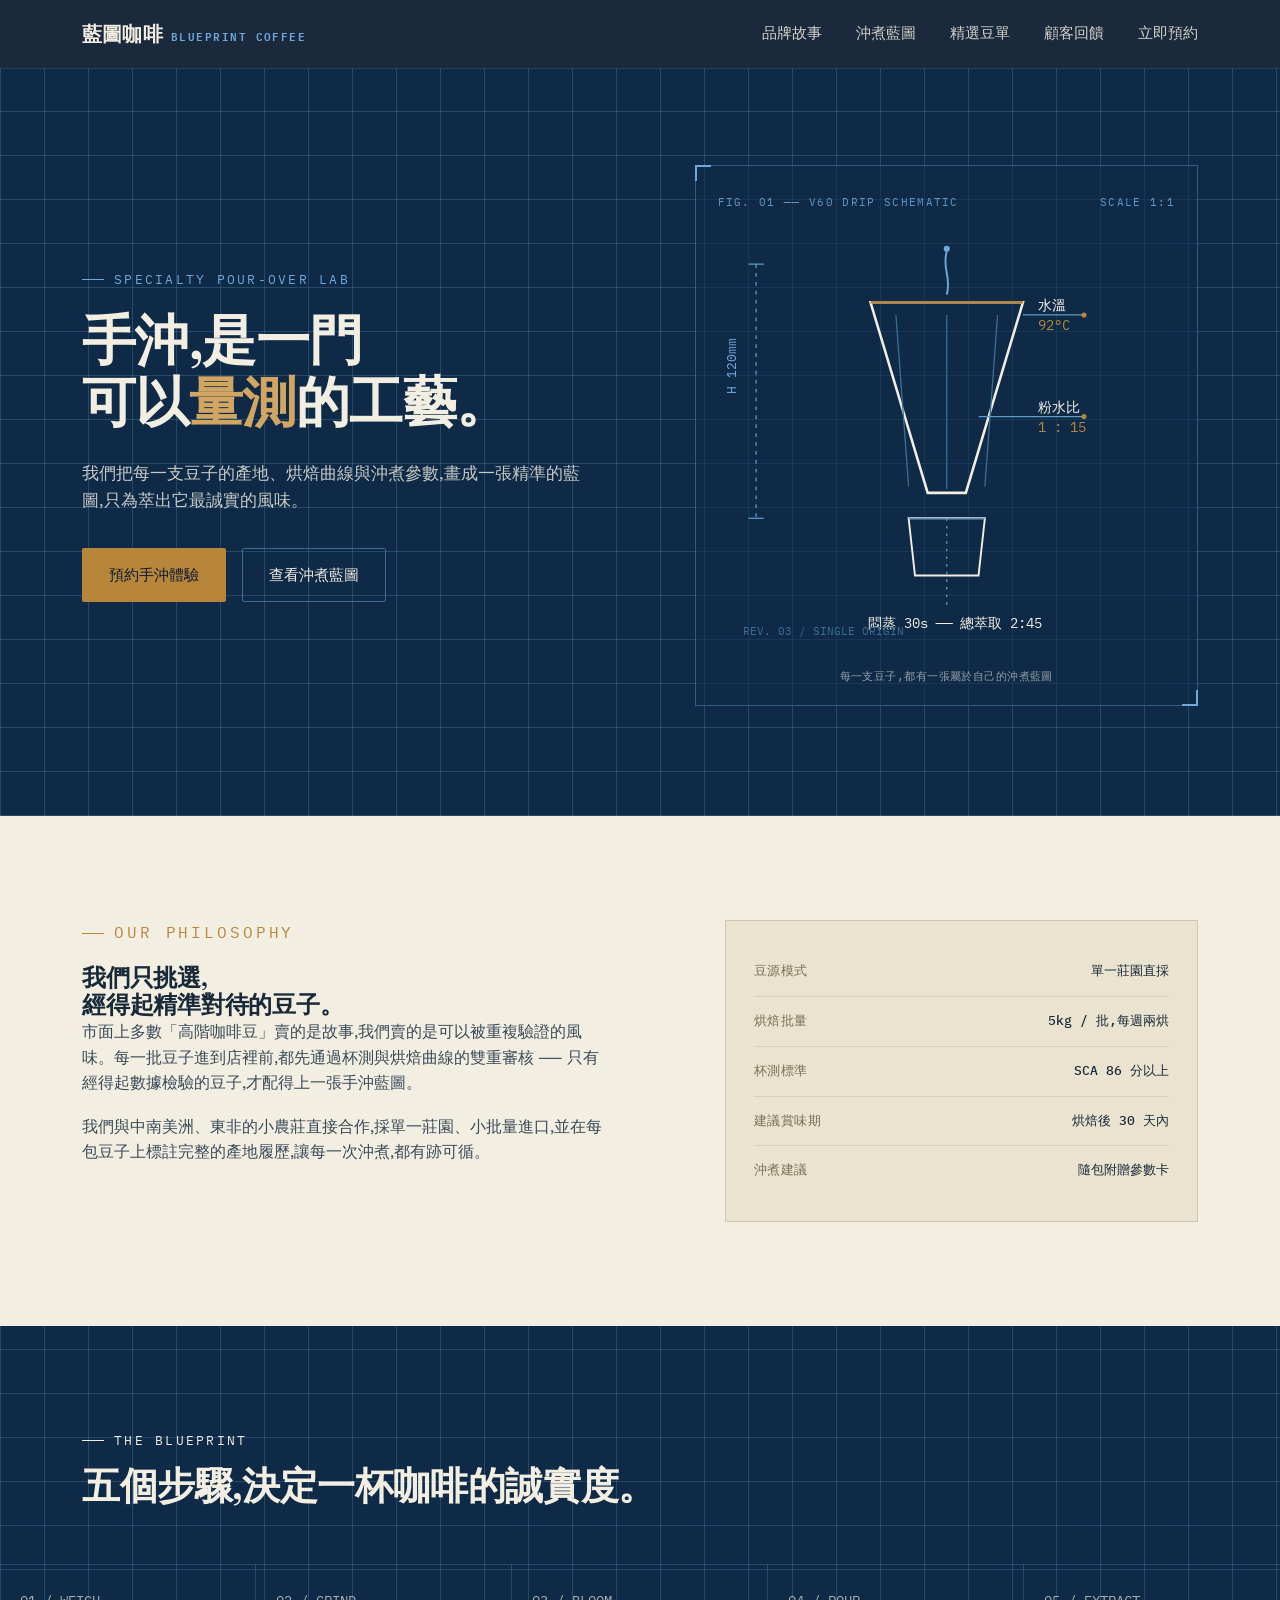
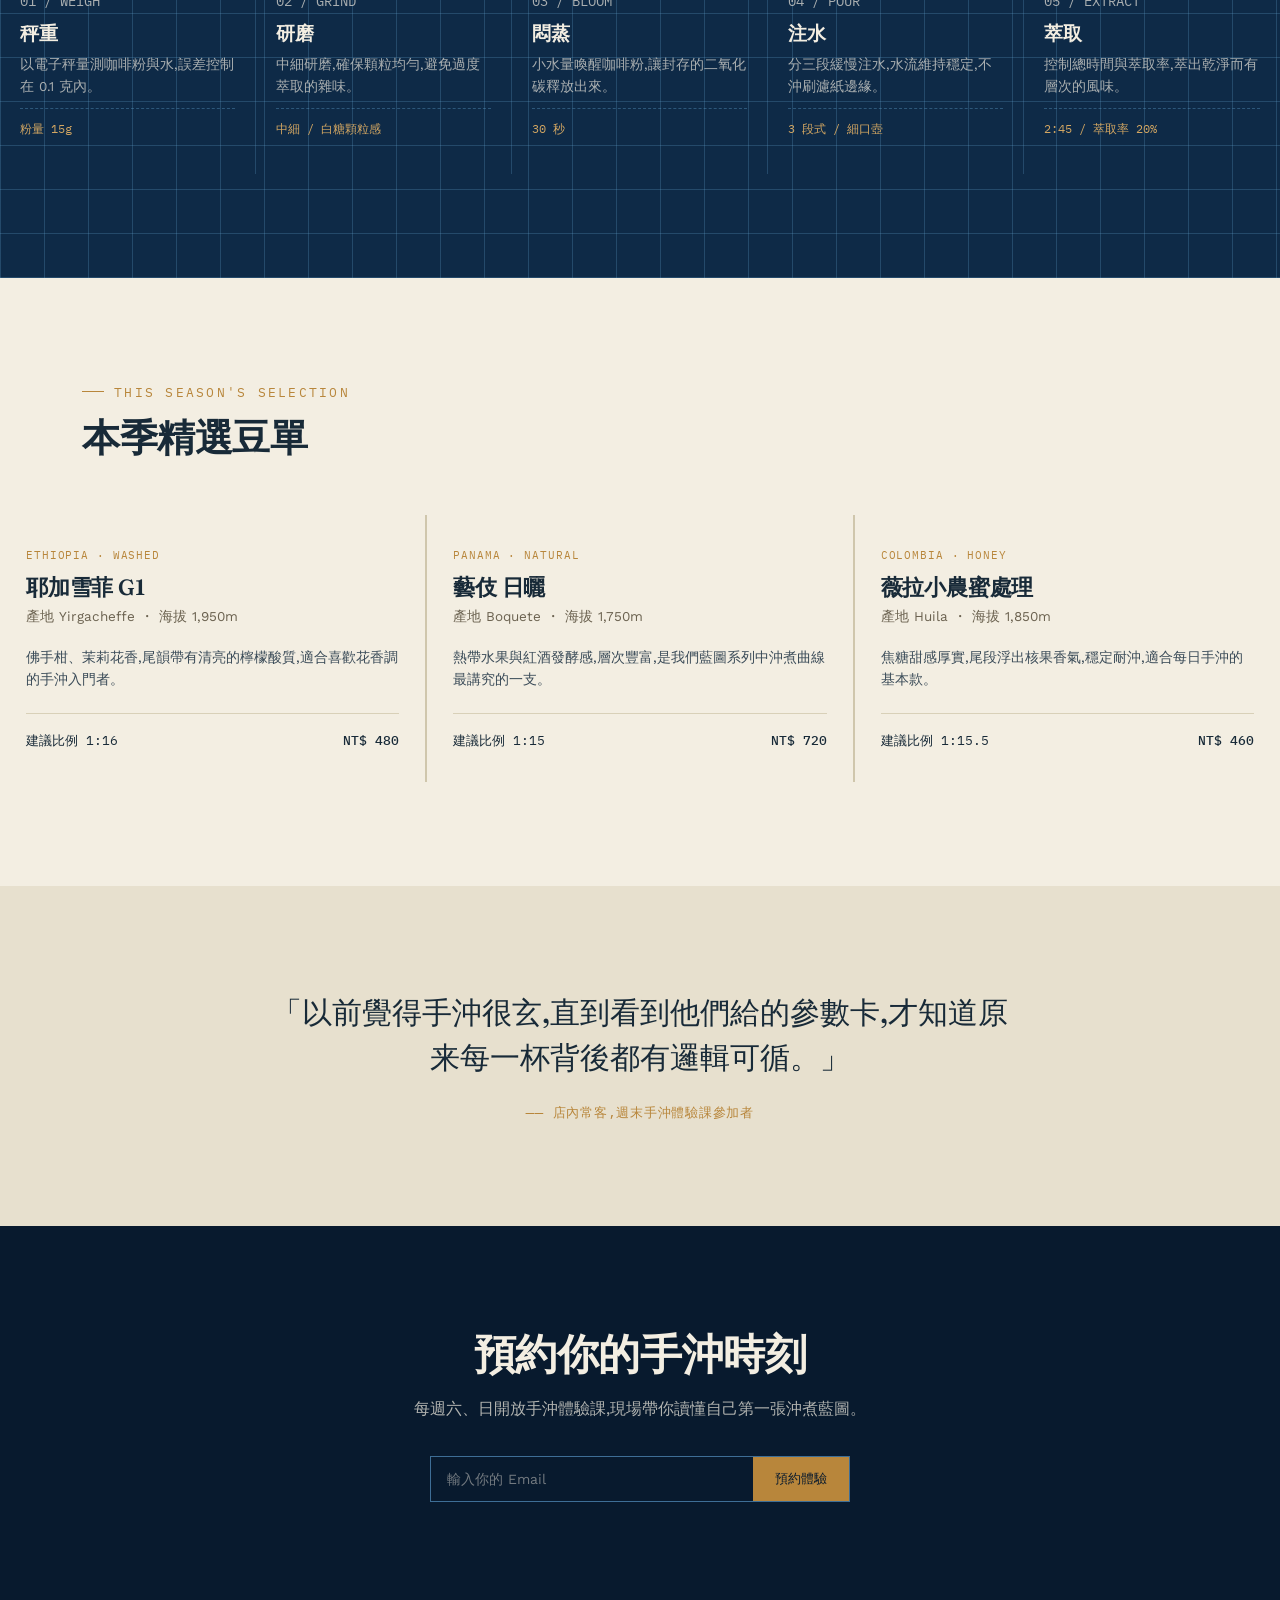
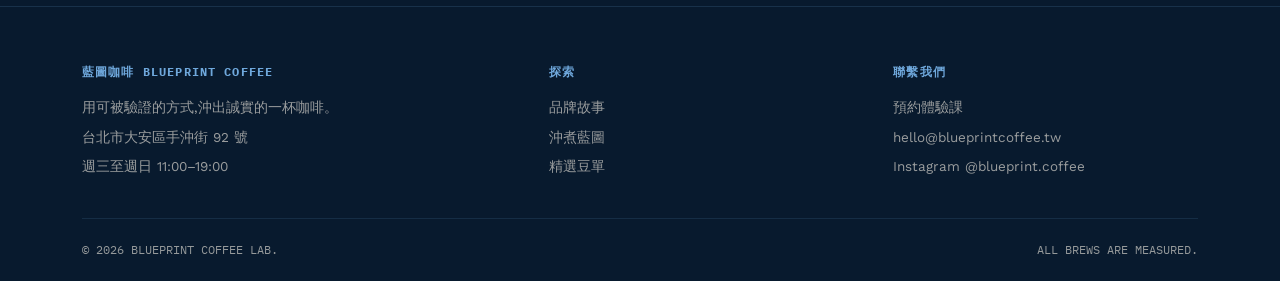
<file: docs/index.html>
<!DOCTYPE html>
<html lang="zh-Hant">
<head>
<meta charset="UTF-8">
<meta name="viewport" content="width=device-width, initial-scale=1.0">
<title>藍圖咖啡 Blueprint Coffee ── 精準手沖,誠實風味</title>
<link rel="preconnect" href="https://fonts.googleapis.com">
<link rel="preconnect" href="https://fonts.gstatic.com" crossorigin>
<link href="https://fonts.googleapis.com/css2?family=Fraunces:opsz,wght@9..144,400;9..144,500;9..144,600;9..144,700&family=Work+Sans:wght@300;400;500;600&family=IBM+Plex+Mono:wght@400;500&display=swap" rel="stylesheet">
<style>
  :root{
    --ink-black:#081A2E;
    --blueprint:#0E2A47;
    --blueprint-line:#3E6E96;
    --blueprint-line-soft:rgba(94,155,197,0.28);
    --paper:#F3EEE2;
    --paper-dim:#E7E0CE;
    --brass:#B8863B;
    --brass-light:#D2A662;
    --sky:#6FA8DC;
    --ink-on-paper:#182A38;
    --max-w:1180px;
  }

  *{margin:0;padding:0;box-sizing:border-box;}
  html{scroll-behavior:smooth;}
  body{
    font-family:'Work Sans', sans-serif;
    background:var(--paper);
    color:var(--ink-on-paper);
    line-height:1.6;
    -webkit-font-smoothing:antialiased;
  }
  a{color:inherit;text-decoration:none;}
  img,svg{display:block;max-width:100%;}
  .container{max-width:var(--max-w);margin:0 auto;padding:0 32px;}
  .eyebrow{
    font-family:'IBM Plex Mono', monospace;
    font-size:12.5px;
    letter-spacing:0.18em;
    text-transform:uppercase;
    display:flex;
    align-items:center;
    gap:10px;
  }
  .eyebrow::before{
    content:"";
    width:22px;height:1px;
    background:currentColor;
    display:inline-block;
  }
  h1,h2,h3{
    font-family:'Fraunces', serif;
    font-weight:600;
    line-height:1.15;
    letter-spacing:-0.01em;
  }
  .btn{
    display:inline-flex;
    align-items:center;
    gap:10px;
    padding:14px 26px;
    border-radius:2px;
    font-family:'Work Sans', sans-serif;
    font-size:15px;
    font-weight:500;
    border:1px solid transparent;
    cursor:pointer;
    transition:transform .25s ease, background .25s ease, border-color .25s ease, color .25s ease;
  }
  .btn:focus-visible{outline:2px solid var(--sky);outline-offset:3px;}
  .btn-primary{background:var(--brass);color:var(--ink-black);}
  .btn-primary:hover{background:var(--brass-light);transform:translateY(-1px);}
  .btn-ghost{border-color:var(--blueprint-line);color:var(--paper);}
  .btn-ghost:hover{border-color:var(--sky);color:var(--sky);}
  .btn-ghost.on-paper{border-color:var(--ink-on-paper);color:var(--ink-on-paper);}
  .btn-ghost.on-paper:hover{border-color:var(--brass);color:var(--brass);}

  /* ---------- NAV ---------- */
  header{
    position:sticky;top:0;z-index:50;
    background:rgba(8,26,46,0.92);
    backdrop-filter:blur(6px);
    border-bottom:1px solid rgba(94,155,197,0.2);
  }
  nav{
    max-width:var(--max-w);margin:0 auto;padding:18px 32px;
    display:flex;align-items:center;justify-content:space-between;
    color:var(--paper);
  }
  .logo{
    font-family:'Fraunces', serif;
    font-size:20px;font-weight:600;letter-spacing:0.01em;
    color:var(--paper);display:flex;align-items:baseline;gap:8px;
  }
  .logo span{
    font-family:'IBM Plex Mono', monospace;
    font-size:10.5px;letter-spacing:0.14em;color:var(--sky);
  }
  .nav-links{display:flex;gap:34px;font-size:14.5px;}
  .nav-links a{opacity:0.85;transition:opacity .2s;}
  .nav-links a:hover{opacity:1;color:var(--sky);}
  .nav-toggle{display:none;background:none;border:none;color:var(--paper);font-size:24px;cursor:pointer;}

  @media (max-width:860px){
    .nav-links{
      position:absolute;top:100%;left:0;right:0;
      background:var(--ink-black);
      flex-direction:column;gap:0;
      max-height:0;overflow:hidden;
      transition:max-height .3s ease;
    }
    .nav-links.open{max-height:320px;}
    .nav-links a{padding:16px 32px;border-top:1px solid rgba(94,155,197,0.15);}
    .nav-toggle{display:block;}
  }

  /* ---------- HERO ---------- */
  .hero{
    background:
      repeating-linear-gradient(0deg, var(--blueprint-line-soft) 0, var(--blueprint-line-soft) 1px, transparent 1px, transparent 44px),
      repeating-linear-gradient(90deg, var(--blueprint-line-soft) 0, var(--blueprint-line-soft) 1px, transparent 1px, transparent 44px),
      var(--blueprint);
    color:var(--paper);
    padding:96px 0 110px;
    position:relative;
    overflow:hidden;
  }
  .hero-grid{
    max-width:var(--max-w);margin:0 auto;padding:0 32px;
    display:grid;grid-template-columns:1.05fr 0.95fr;gap:56px;align-items:center;
  }
  .hero h1{font-size:clamp(34px,4.6vw,54px);margin:20px 0 26px;color:var(--paper);}
  .hero h1 em{font-style:normal;color:var(--brass-light);}
  .hero p.lede{font-size:17px;max-width:46ch;color:rgba(243,238,226,0.82);margin-bottom:34px;}
  .hero-cta{display:flex;gap:16px;flex-wrap:wrap;}
  .hero-eyebrow{color:var(--sky);margin-bottom:6px;}

  .blueprint-plate{
    position:relative;
    border:1px solid rgba(94,155,197,0.45);
    background:rgba(15,42,71,0.55);
    padding:28px 22px 20px;
  }
  .blueprint-plate::before,.blueprint-plate::after,
  .plate-corner-tl,.plate-corner-br{
    content:"";position:absolute;width:14px;height:14px;
    border-color:var(--sky);
  }
  .blueprint-plate::before{top:-1px;left:-1px;border-top:2px solid var(--sky);border-left:2px solid var(--sky);}
  .blueprint-plate::after{bottom:-1px;right:-1px;border-bottom:2px solid var(--sky);border-right:2px solid var(--sky);}
  .plate-label{
    font-family:'IBM Plex Mono', monospace;font-size:11px;letter-spacing:0.12em;
    color:var(--sky);display:flex;justify-content:space-between;margin-bottom:14px;opacity:0.85;
  }
  .plate-caption{
    font-family:'IBM Plex Mono', monospace;font-size:11px;color:rgba(243,238,226,0.6);
    text-align:center;margin-top:10px;letter-spacing:0.04em;
  }

  @media (max-width:900px){
    .hero-grid{grid-template-columns:1fr;}
    .hero{padding:64px 0 76px;}
  }

  /* ---------- SECTION SHARED ---------- */
  section{padding:104px 0;}
  .section-head{max-width:640px;margin-bottom:56px;}
  .section-head h2{font-size:clamp(26px,3.2vw,38px);margin-top:14px;}
  .on-dark{background:var(--ink-black);color:var(--paper);}
  .on-dark .eyebrow{color:var(--sky);}
  .on-paper .eyebrow{color:var(--brass);}

  /* ---------- ABOUT / SPEC SHEET ---------- */
  .about-grid{display:grid;grid-template-columns:1.1fr 0.9fr;gap:64px;align-items:start;}
  .about-grid p{font-size:16px;color:#3a4b58;max-width:52ch;margin-bottom:18px;}
  .spec-sheet{border:1px solid #cfc6ac;background:#EAE3D0;padding:26px 28px;}
  .spec-row{
    display:flex;justify-content:space-between;gap:20px;
    padding:14px 0;border-bottom:1px solid #d8d0b8;
    font-family:'IBM Plex Mono', monospace;font-size:13px;
  }
  .spec-row:last-child{border-bottom:none;}
  .spec-row dt{color:#7a6f52;letter-spacing:0.04em;}
  .spec-row dd{font-weight:500;color:var(--ink-on-paper);text-align:right;}

  @media (max-width:860px){ .about-grid{grid-template-columns:1fr;} }

  /* ---------- PROCESS BLUEPRINT ---------- */
  .process{
    background:
      repeating-linear-gradient(0deg, var(--blueprint-line-soft) 0, var(--blueprint-line-soft) 1px, transparent 1px, transparent 44px),
      repeating-linear-gradient(90deg, var(--blueprint-line-soft) 0, var(--blueprint-line-soft) 1px, transparent 1px, transparent 44px),
      var(--blueprint);
    color:var(--paper);
  }
  .steps{
    display:grid;grid-template-columns:repeat(5,1fr);gap:0;
    border-top:1px solid var(--blueprint-line-soft);
  }
  .step{
    padding:26px 20px;border-right:1px solid var(--blueprint-line-soft);position:relative;
  }
  .step:last-child{border-right:none;}
  .step-index{font-family:'IBM Plex Mono', monospace;font-size:12px;color:var(--sky);margin-bottom:14px;}
  .step h3{font-size:19px;color:var(--paper);margin-bottom:10px;font-weight:600;}
  .step p{font-size:13.5px;color:rgba(243,238,226,0.68);margin-bottom:10px;}
  .step .metric{
    font-family:'IBM Plex Mono', monospace;font-size:12px;color:var(--brass-light);
    border-top:1px dashed rgba(94,155,197,0.4);padding-top:10px;
  }
  @media (max-width:960px){
    .steps{grid-template-columns:1fr 1fr;}
    .step{border-right:1px solid var(--blueprint-line-soft);border-bottom:1px solid var(--blueprint-line-soft);}
    .step:nth-child(2n){border-right:none;}
  }
  @media (max-width:560px){
    .steps{grid-template-columns:1fr;}
    .step{border-right:none;}
  }

  /* ---------- BEANS ---------- */
  .bean-grid{display:grid;grid-template-columns:repeat(3,1fr);gap:2px;background:#cfc6ac;}
  .bean-card{
    background:var(--paper);padding:32px 26px;position:relative;
    display:flex;flex-direction:column;height:100%;
  }
  .bean-tag{
    font-family:'IBM Plex Mono', monospace;font-size:11px;color:var(--brass);
    letter-spacing:0.08em;margin-bottom:10px;
  }
  .bean-card h3{font-size:22px;margin-bottom:6px;}
  .bean-origin{font-size:13.5px;color:#6b6250;margin-bottom:18px;}
  .bean-notes{font-size:14px;color:#3a4b58;margin-bottom:22px;flex-grow:1;}
  .bean-meta{
    display:flex;justify-content:space-between;align-items:center;
    border-top:1px solid #d8d0b8;padding-top:16px;
    font-family:'IBM Plex Mono', monospace;font-size:12.5px;
  }
  .bean-price{color:var(--ink-on-paper);font-weight:500;}
  @media (max-width:900px){ .bean-grid{grid-template-columns:1fr 1fr;} }
  @media (max-width:600px){ .bean-grid{grid-template-columns:1fr;} }

  /* ---------- QUOTE ---------- */
  .quote-section{background:var(--paper-dim);}
  .quote-wrap{max-width:760px;margin:0 auto;text-align:center;}
  blockquote{
    font-family:'Fraunces', serif;font-size:clamp(22px,2.6vw,30px);
    font-weight:500;line-height:1.5;color:var(--ink-on-paper);margin-bottom:22px;
  }
  .quote-attr{font-family:'IBM Plex Mono', monospace;font-size:12.5px;color:var(--brass);letter-spacing:0.06em;}

  /* ---------- CTA / FOOTER ---------- */
  .cta-section{background:var(--ink-black);color:var(--paper);text-align:center;}
  .cta-section h2{font-size:clamp(28px,3.6vw,42px);margin-bottom:18px;}
  .cta-section p{color:rgba(243,238,226,0.72);max-width:48ch;margin:0 auto 34px;}
  .cta-form{
    display:flex;max-width:420px;margin:0 auto;gap:0;border:1px solid var(--blueprint-line);
  }
  .cta-form input{
    flex:1;background:transparent;border:none;padding:14px 16px;
    color:var(--paper);font-family:'Work Sans', sans-serif;font-size:14px;
  }
  .cta-form input::placeholder{color:rgba(243,238,226,0.45);}
  .cta-form input:focus{outline:none;}
  .cta-form button{
    background:var(--brass);color:var(--ink-black);border:none;
    padding:0 22px;font-weight:500;cursor:pointer;font-family:'Work Sans', sans-serif;
    transition:background .2s;
  }
  .cta-form button:hover{background:var(--brass-light);}

  footer{background:var(--ink-black);border-top:1px solid rgba(94,155,197,0.18);color:rgba(243,238,226,0.6);}
  .footer-grid{
    display:grid;grid-template-columns:1.4fr 1fr 1fr;gap:40px;padding:56px 0 32px;
    font-size:13.5px;
  }
  .footer-grid h4{
    font-family:'IBM Plex Mono', monospace;font-size:11.5px;letter-spacing:0.1em;
    color:var(--sky);margin-bottom:16px;text-transform:uppercase;
  }
  .footer-grid p, .footer-grid a{display:block;margin-bottom:8px;color:rgba(243,238,226,0.62);}
  .footer-grid a:hover{color:var(--paper);}
  .footer-bottom{
    border-top:1px solid rgba(94,155,197,0.15);padding:22px 0;
    font-family:'IBM Plex Mono', monospace;font-size:11.5px;
    display:flex;justify-content:space-between;flex-wrap:wrap;gap:10px;
  }
  @media (max-width:700px){ .footer-grid{grid-template-columns:1fr;} }

  /* ---------- REVEAL ---------- */
  .reveal{opacity:0;transform:translateY(18px);transition:opacity .7s ease, transform .7s ease;}
  .reveal.in{opacity:1;transform:translateY(0);}
  @media (prefers-reduced-motion: reduce){
    .reveal{opacity:1;transform:none;transition:none;}
    html{scroll-behavior:auto;}
  }
</style>
</head>
<body>

<header>
  <nav>
    <a href="#top" class="logo">藍圖咖啡<span>BLUEPRINT COFFEE</span></a>
    <button class="nav-toggle" id="navToggle" aria-label="開啟選單" aria-expanded="false">☰</button>
    <div class="nav-links" id="navLinks">
      <a href="#about">品牌故事</a>
      <a href="#process">沖煮藍圖</a>
      <a href="#beans">精選豆單</a>
      <a href="#quote">顧客回饋</a>
      <a href="#cta">立即預約</a>
    </div>
  </nav>
</header>

<section class="hero" id="top">
  <div class="hero-grid">
    <div>
      <p class="eyebrow hero-eyebrow">SPECIALTY POUR-OVER LAB</p>
      <h1>手沖,是一門<br>可以<em>量測</em>的工藝。</h1>
      <p class="lede">我們把每一支豆子的產地、烘焙曲線與沖煮參數,畫成一張精準的藍圖,只為萃出它最誠實的風味。</p>
      <div class="hero-cta">
        <a href="#cta" class="btn btn-primary">預約手沖體驗</a>
        <a href="#process" class="btn btn-ghost">查看沖煮藍圖</a>
      </div>
    </div>

    <div class="blueprint-plate reveal">
      <div class="plate-label"><span>FIG. 01 ── V60 DRIP SCHEMATIC</span><span>SCALE 1:1</span></div>
      <svg viewBox="0 0 360 340" xmlns="http://www.w3.org/2000/svg" role="img" aria-label="V60 手沖濾杯示意圖,標註水溫、粉水比、悶蒸與總萃取時間">
        <!-- dimension lines -->
        <line x1="30" y1="30" x2="30" y2="230" stroke="#5E9BC5" stroke-width="1" stroke-dasharray="3 4"/>
        <line x1="24" y1="30" x2="36" y2="30" stroke="#5E9BC5" stroke-width="1"/>
        <line x1="24" y1="230" x2="36" y2="230" stroke="#5E9BC5" stroke-width="1"/>
        <text x="14" y="132" fill="#6FA8DC" font-size="10" font-family="IBM Plex Mono, monospace" transform="rotate(-90 14 132)">H 120mm</text>

        <!-- dripper cone -->
        <path d="M120 60 L240 60 L195 210 L165 210 Z" fill="none" stroke="#F3EEE2" stroke-width="2"/>
        <path d="M120 60 L240 60" stroke="#B8863B" stroke-width="2"/>
        <!-- ribs -->
        <line x1="140" y1="70" x2="150" y2="205" stroke="#3E6E96" stroke-width="1"/>
        <line x1="180" y1="70" x2="180" y2="207" stroke="#3E6E96" stroke-width="1"/>
        <line x1="220" y1="70" x2="210" y2="205" stroke="#3E6E96" stroke-width="1"/>

        <!-- server -->
        <path d="M150 230 L210 230 L205 275 L155 275 Z" fill="none" stroke="#F3EEE2" stroke-width="1.5"/>
        <line x1="150" y1="230" x2="210" y2="230" stroke="#5E9BC5" stroke-width="1"/>

        <!-- pour line + droplets -->
        <path d="M180 20 C176 34, 184 40, 180 54" stroke="#6FA8DC" stroke-width="1.5" fill="none"/>
        <circle cx="180" cy="18" r="2.4" fill="#6FA8DC"/>

        <!-- annotation callouts -->
        <line x1="240" y1="70" x2="288" y2="70" stroke="#5E9BC5" stroke-width="1"/>
        <circle cx="288" cy="70" r="2" fill="#B8863B"/>
        <text x="252" y="66" fill="#F3EEE2" font-size="11" font-family="IBM Plex Mono, monospace">水溫</text>
        <text x="252" y="82" fill="#B8863B" font-size="11" font-family="IBM Plex Mono, monospace">92°C</text>

        <line x1="205" y1="150" x2="288" y2="150" stroke="#5E9BC5" stroke-width="1"/>
        <circle cx="288" cy="150" r="2" fill="#B8863B"/>
        <text x="252" y="146" fill="#F3EEE2" font-size="11" font-family="IBM Plex Mono, monospace">粉水比</text>
        <text x="252" y="162" fill="#B8863B" font-size="11" font-family="IBM Plex Mono, monospace">1 : 15</text>

        <line x1="180" y1="230" x2="180" y2="300" stroke="#5E9BC5" stroke-width="1" stroke-dasharray="2 4"/>
        <text x="118" y="316" fill="#F3EEE2" font-size="11" font-family="IBM Plex Mono, monospace">悶蒸 30s ── 總萃取 2:45</text>

        <!-- corner tick -->
        <text x="20" y="322" fill="#3E6E96" font-size="9" font-family="IBM Plex Mono, monospace">REV. 03 / SINGLE ORIGIN</text>
      </svg>
      <p class="plate-caption">每一支豆子,都有一張屬於自己的沖煮藍圖</p>
    </div>
  </div>
</section>

<section class="on-paper" id="about">
  <div class="container">
    <div class="about-grid">
      <div class="reveal">
        <p class="eyebrow">OUR PHILOSOPHY</p>
        <h2>我們只挑選,<br>經得起精準對待的豆子。</h2>
        <p>市面上多數「高階咖啡豆」賣的是故事,我們賣的是可以被重複驗證的風味。每一批豆子進到店裡前,都先通過杯測與烘焙曲線的雙重審核 ── 只有經得起數據檢驗的豆子,才配得上一張手沖藍圖。</p>
        <p>我們與中南美洲、東非的小農莊直接合作,採單一莊園、小批量進口,並在每包豆子上標註完整的產地履歷,讓每一次沖煮,都有跡可循。</p>
      </div>
      <dl class="spec-sheet reveal">
        <div class="spec-row"><dt>豆源模式</dt><dd>單一莊園直採</dd></div>
        <div class="spec-row"><dt>烘焙批量</dt><dd>5kg / 批,每週兩烘</dd></div>
        <div class="spec-row"><dt>杯測標準</dt><dd>SCA 86 分以上</dd></div>
        <div class="spec-row"><dt>建議賞味期</dt><dd>烘焙後 30 天內</dd></div>
        <div class="spec-row"><dt>沖煮建議</dt><dd>隨包附贈參數卡</dd></div>
      </dl>
    </div>
  </div>
</section>

<section class="process" id="process">
  <div class="container">
    <div class="section-head reveal">
      <p class="eyebrow">THE BLUEPRINT</p>
      <h2>五個步驟,決定一杯咖啡的誠實度。</h2>
    </div>
  </div>
  <div class="steps reveal">
    <div class="step">
      <p class="step-index">01 / WEIGH</p>
      <h3>秤重</h3>
      <p>以電子秤量測咖啡粉與水,誤差控制在 0.1 克內。</p>
      <p class="metric">粉量 15g</p>
    </div>
    <div class="step">
      <p class="step-index">02 / GRIND</p>
      <h3>研磨</h3>
      <p>中細研磨,確保顆粒均勻,避免過度萃取的雜味。</p>
      <p class="metric">中細 / 白糖顆粒感</p>
    </div>
    <div class="step">
      <p class="step-index">03 / BLOOM</p>
      <h3>悶蒸</h3>
      <p>小水量喚醒咖啡粉,讓封存的二氧化碳釋放出來。</p>
      <p class="metric">30 秒</p>
    </div>
    <div class="step">
      <p class="step-index">04 / POUR</p>
      <h3>注水</h3>
      <p>分三段緩慢注水,水流維持穩定,不沖刷濾紙邊緣。</p>
      <p class="metric">3 段式 / 細口壺</p>
    </div>
    <div class="step">
      <p class="step-index">05 / EXTRACT</p>
      <h3>萃取</h3>
      <p>控制總時間與萃取率,萃出乾淨而有層次的風味。</p>
      <p class="metric">2:45 / 萃取率 20%</p>
    </div>
  </div>
</section>

<section class="on-paper" id="beans">
  <div class="container">
    <div class="section-head reveal">
      <p class="eyebrow">THIS SEASON'S SELECTION</p>
      <h2>本季精選豆單</h2>
    </div>
  </div>
  <div class="bean-grid reveal">
    <div class="bean-card">
      <p class="bean-tag">ETHIOPIA · WASHED</p>
      <h3>耶加雪菲 G1</h3>
      <p class="bean-origin">產地 Yirgacheffe ・ 海拔 1,950m</p>
      <p class="bean-notes">佛手柑、茉莉花香,尾韻帶有清亮的檸檬酸質,適合喜歡花香調的手沖入門者。</p>
      <div class="bean-meta"><span>建議比例 1:16</span><span class="bean-price">NT$ 480</span></div>
    </div>
    <div class="bean-card">
      <p class="bean-tag">PANAMA · NATURAL</p>
      <h3>藝伎 日曬</h3>
      <p class="bean-origin">產地 Boquete ・ 海拔 1,750m</p>
      <p class="bean-notes">熱帶水果與紅酒發酵感,層次豐富,是我們藍圖系列中沖煮曲線最講究的一支。</p>
      <div class="bean-meta"><span>建議比例 1:15</span><span class="bean-price">NT$ 720</span></div>
    </div>
    <div class="bean-card">
      <p class="bean-tag">COLOMBIA · HONEY</p>
      <h3>薇拉小農蜜處理</h3>
      <p class="bean-origin">產地 Huila ・ 海拔 1,850m</p>
      <p class="bean-notes">焦糖甜感厚實,尾段浮出核果香氣,穩定耐沖,適合每日手沖的基本款。</p>
      <div class="bean-meta"><span>建議比例 1:15.5</span><span class="bean-price">NT$ 460</span></div>
    </div>
  </div>
</section>

<section class="quote-section" id="quote">
  <div class="container">
    <div class="quote-wrap reveal">
      <blockquote>「以前覺得手沖很玄,直到看到他們給的參數卡,才知道原来每一杯背後都有邏輯可循。」</blockquote>
      <p class="quote-attr">── 店內常客,週末手沖體驗課參加者</p>
    </div>
  </div>
</section>

<section class="cta-section" id="cta">
  <div class="container">
    <h2 class="reveal">預約你的手沖時刻</h2>
    <p class="reveal">每週六、日開放手沖體驗課,現場帶你讀懂自己第一張沖煮藍圖。</p>
    <form class="cta-form reveal" onsubmit="event.preventDefault(); this.querySelector('button').textContent='已收到,我們會盡快聯繫';">
      <input type="email" placeholder="輸入你的 Email" required aria-label="Email">
      <button type="submit">預約體驗</button>
    </form>
  </div>
</section>

<footer>
  <div class="container">
    <div class="footer-grid">
      <div>
        <h4>藍圖咖啡 BLUEPRINT COFFEE</h4>
        <p>用可被驗證的方式,沖出誠實的一杯咖啡。</p>
        <p>台北市大安區手沖街 92 號</p>
        <p>週三至週日 11:00–19:00</p>
      </div>
      <div>
        <h4>探索</h4>
        <a href="#about">品牌故事</a>
        <a href="#process">沖煮藍圖</a>
        <a href="#beans">精選豆單</a>
      </div>
      <div>
        <h4>聯繫我們</h4>
        <a href="#cta">預約體驗課</a>
        <a href="mailto:hello@blueprintcoffee.tw">hello@blueprintcoffee.tw</a>
        <a href="#top">Instagram @blueprint.coffee</a>
      </div>
    </div>
    <div class="footer-bottom">
      <span>© 2026 BLUEPRINT COFFEE LAB.</span>
      <span>ALL BREWS ARE MEASURED.</span>
    </div>
  </div>
</footer>

<script>
  // mobile nav toggle
  const navToggle = document.getElementById('navToggle');
  const navLinks = document.getElementById('navLinks');
  navToggle.addEventListener('click', () => {
    const isOpen = navLinks.classList.toggle('open');
    navToggle.setAttribute('aria-expanded', isOpen);
  });
  navLinks.querySelectorAll('a').forEach(a => a.addEventListener('click', () => {
    navLinks.classList.remove('open');
    navToggle.setAttribute('aria-expanded', 'false');
  }));

  // scroll reveal
  const prefersReduced = window.matchMedia('(prefers-reduced-motion: reduce)').matches;
  if (!prefersReduced && 'IntersectionObserver' in window) {
    const io = new IntersectionObserver((entries) => {
      entries.forEach(entry => {
        if (entry.isIntersecting) {
          entry.target.classList.add('in');
          io.unobserve(entry.target);
        }
      });
    }, { threshold: 0.15 });
    document.querySelectorAll('.reveal').forEach(el => io.observe(el));
  } else {
    document.querySelectorAll('.reveal').forEach(el => el.classList.add('in'));
  }
</script>

</body>
</html>
</file>
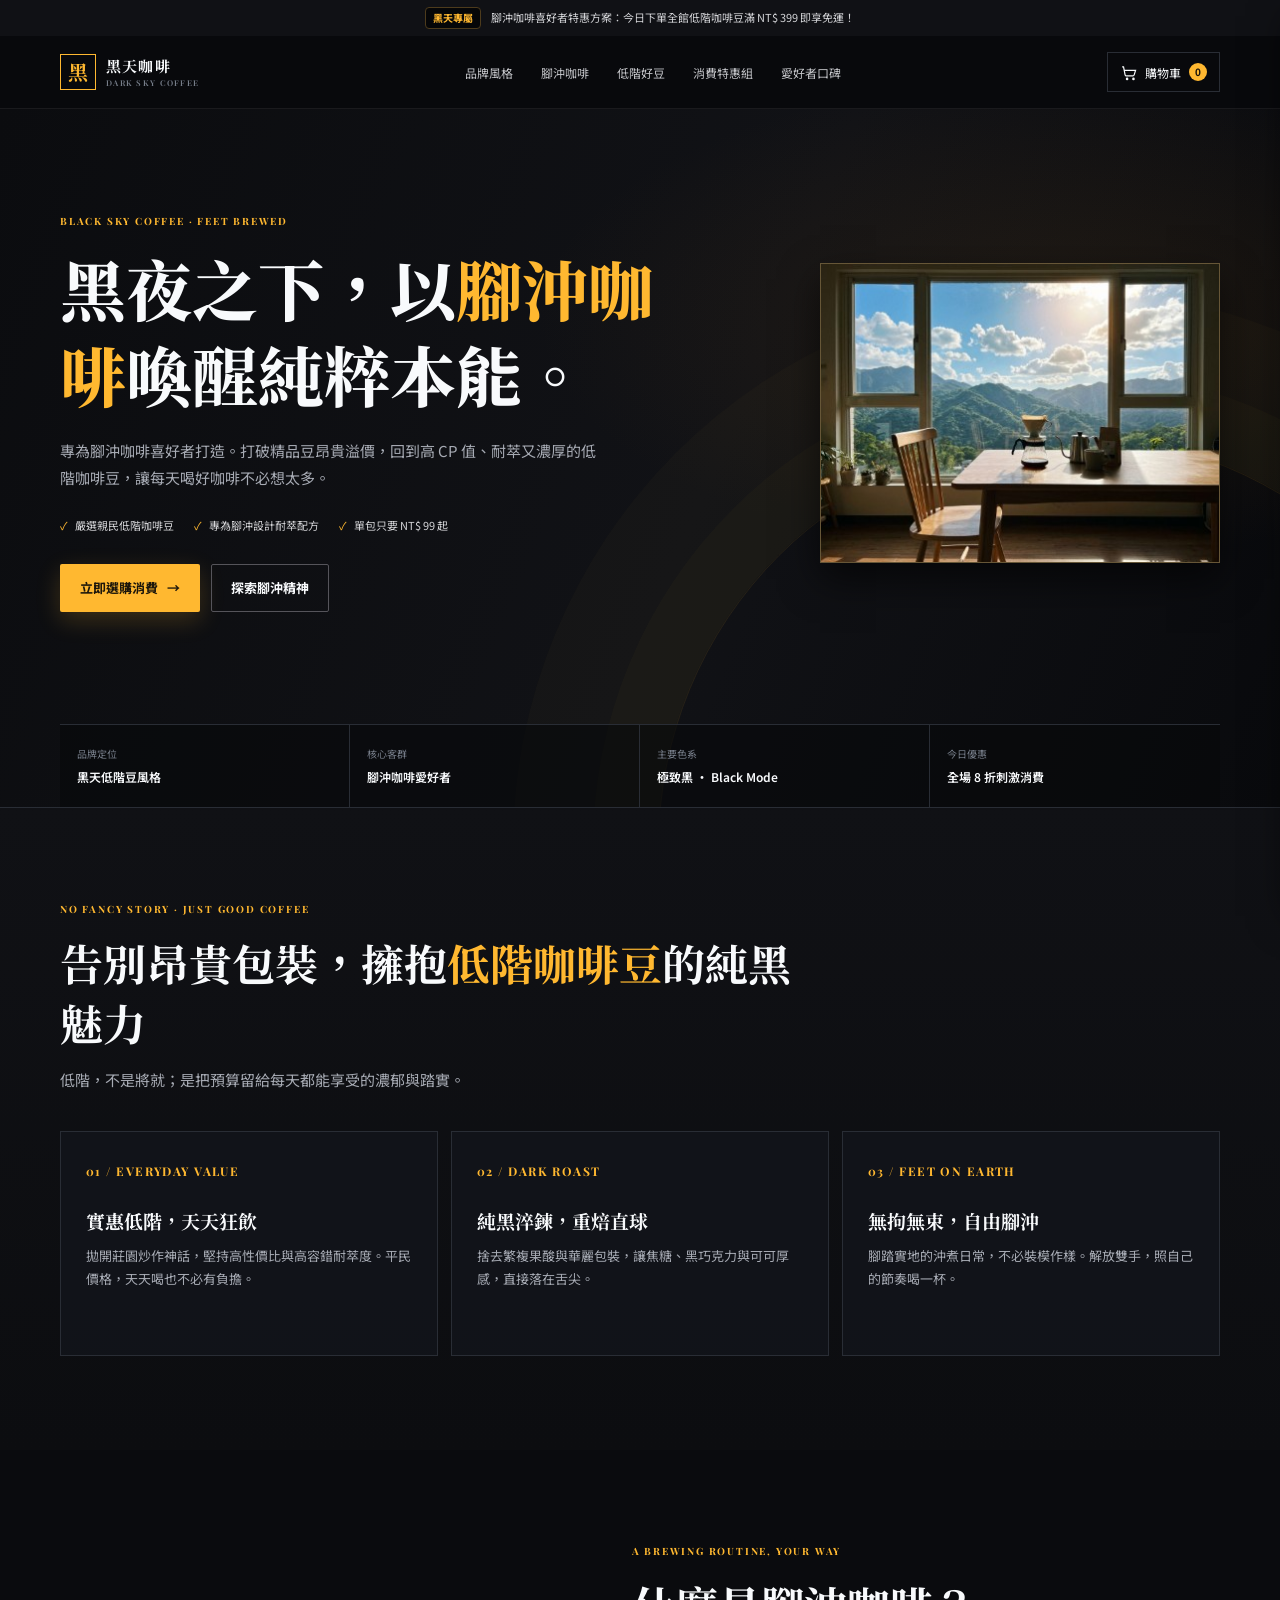
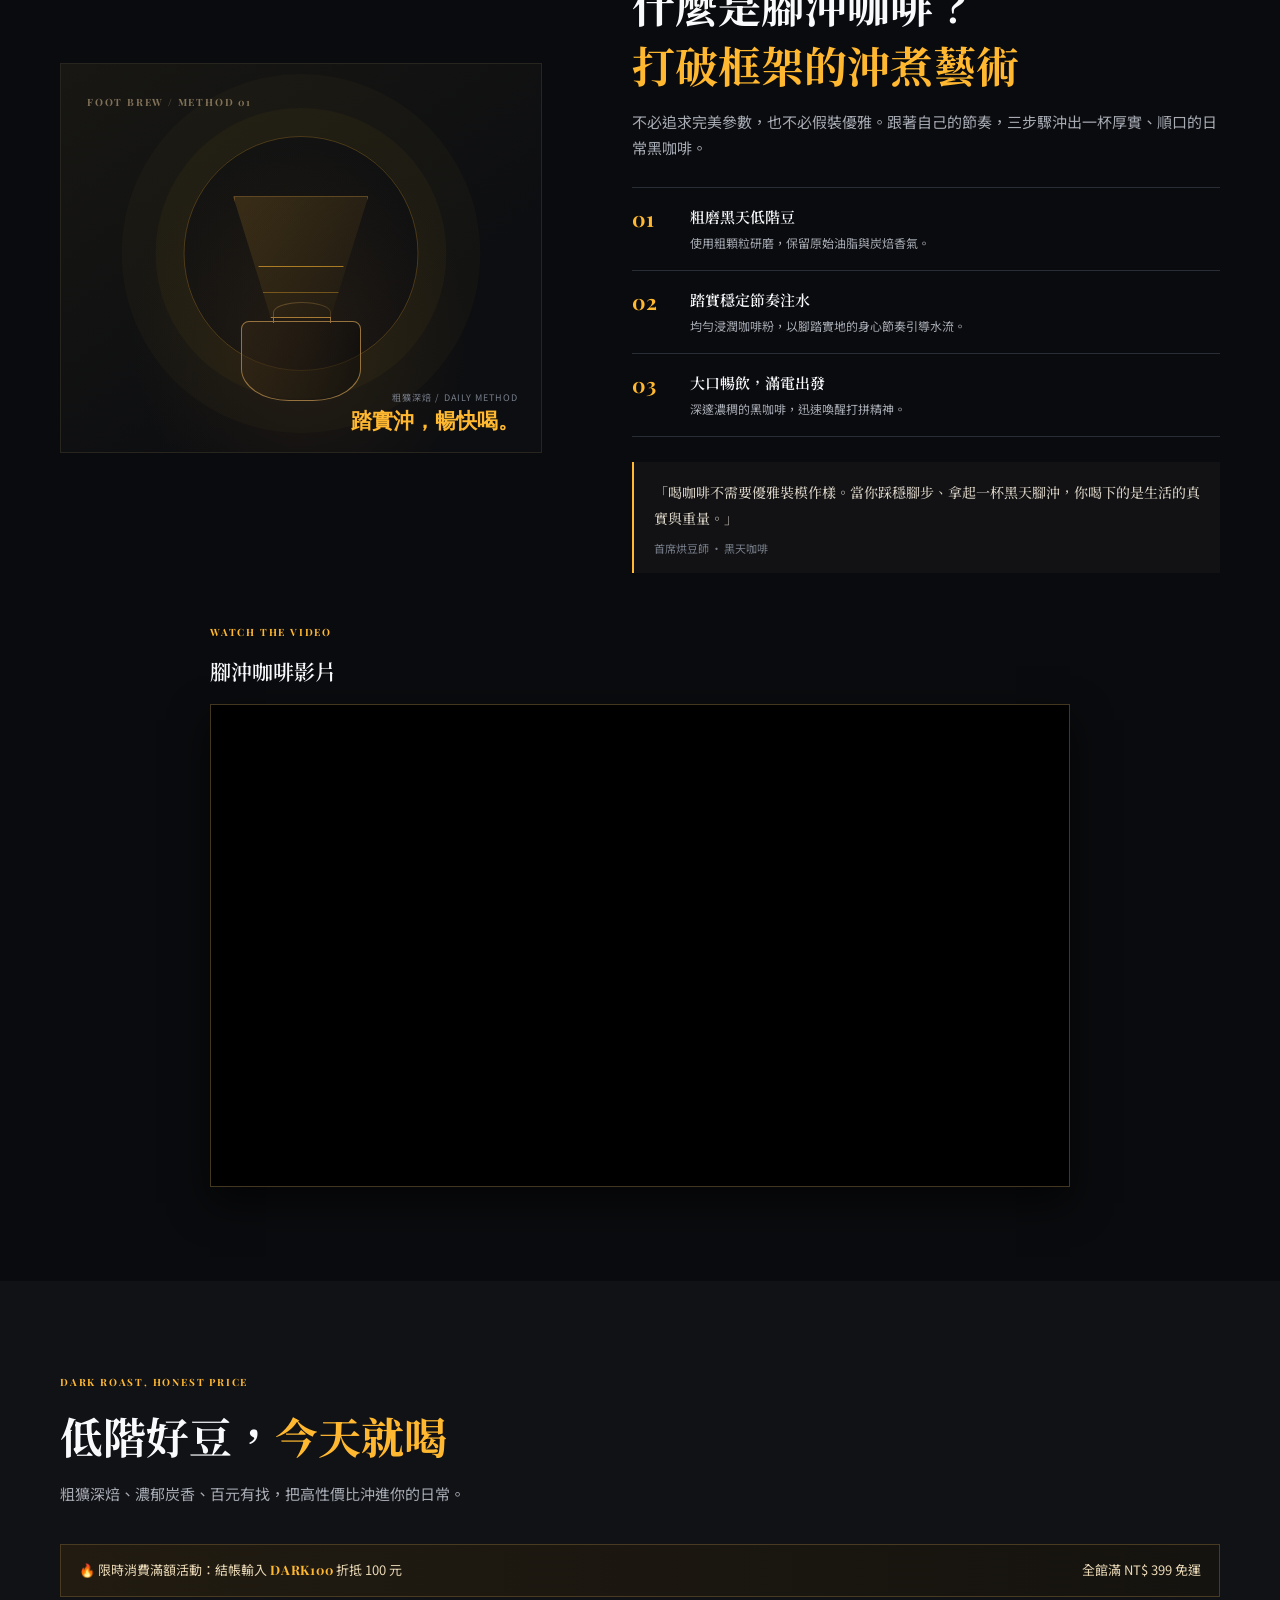
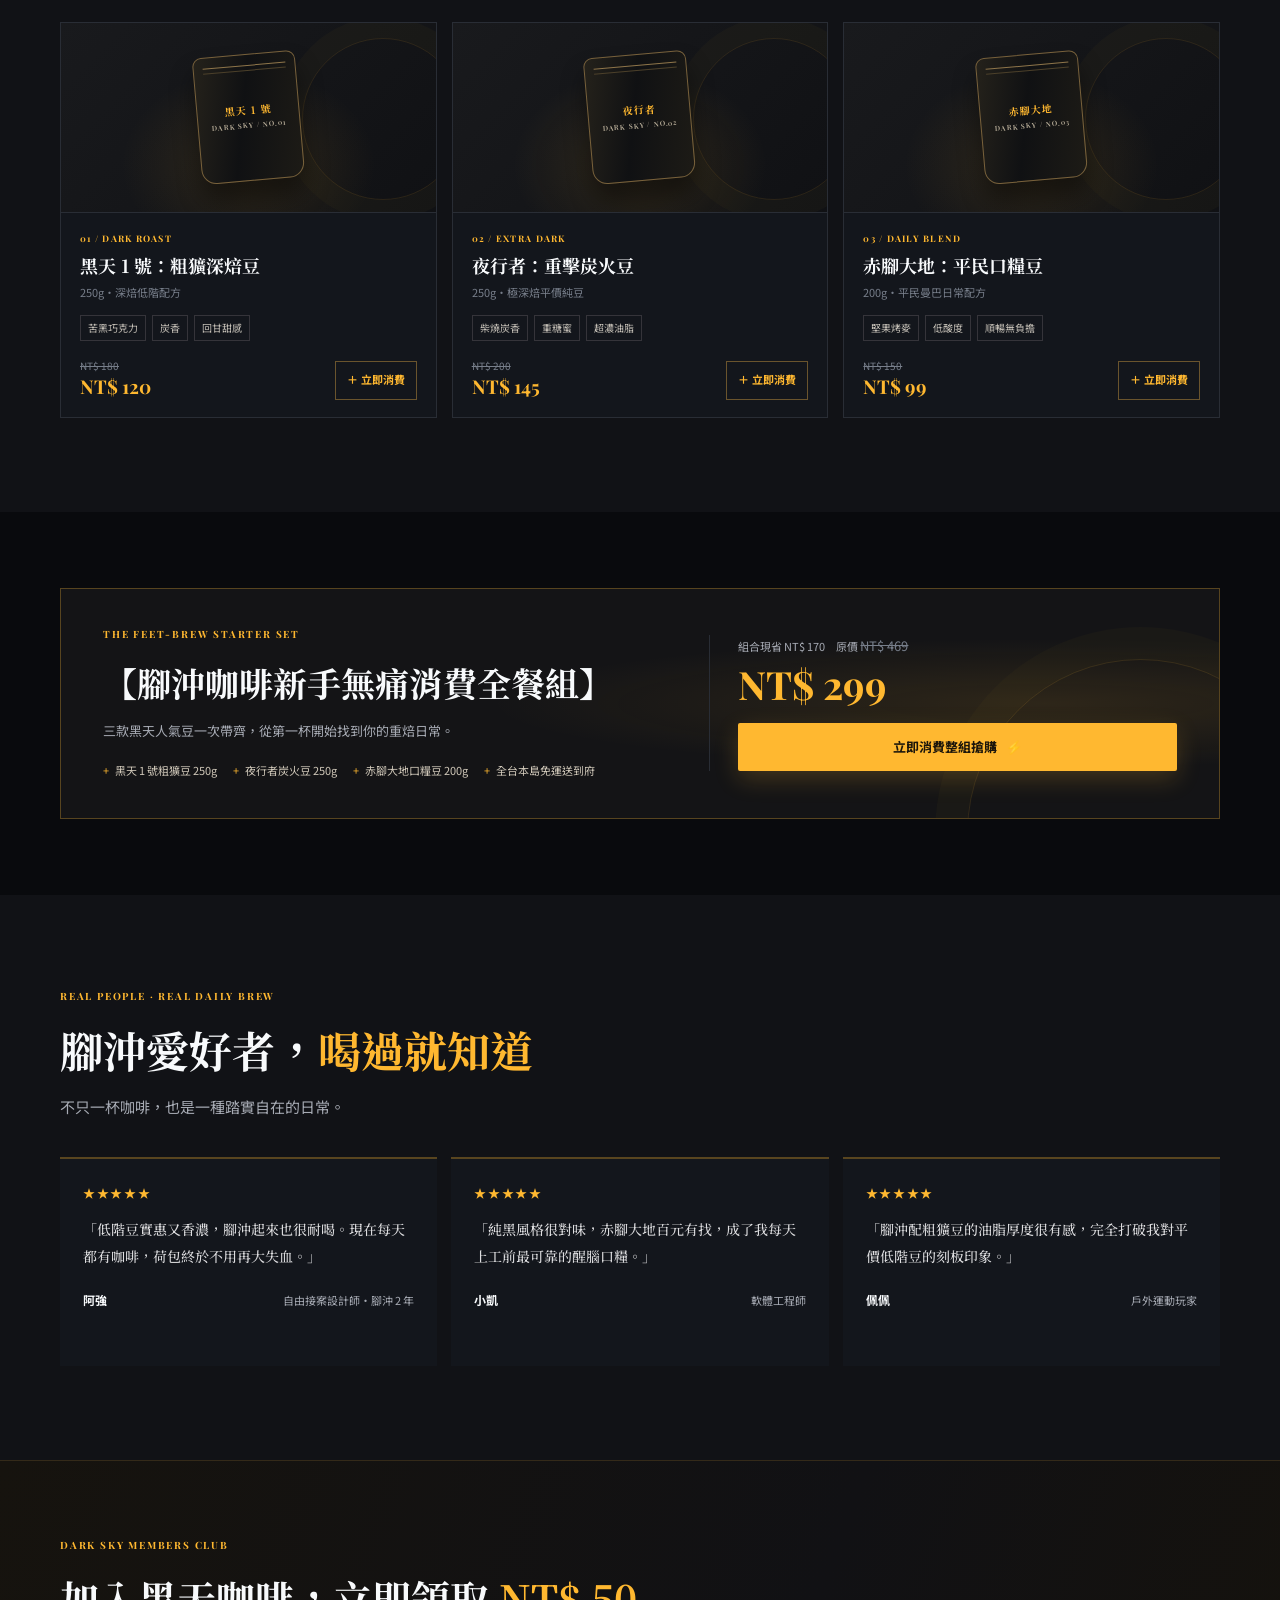
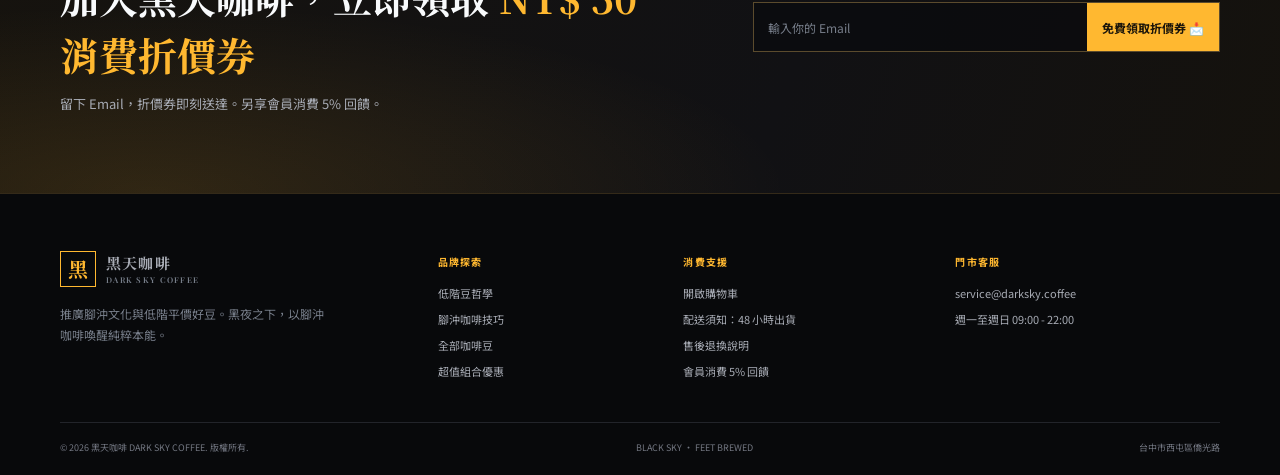
<file: onepage/index.html>
<!doctype html>
<html lang="zh-Hant">
<head>
  <meta charset="UTF-8">
  <meta name="viewport" content="width=device-width, initial-scale=1.0">
  <meta name="description" content="黑天咖啡專為腳沖咖啡喜好者打造，主打親民、耐萃、濃郁的低階咖啡豆，以純黑美學打破精品豆昂貴迷思。">
  <meta name="theme-color" content="#090a0d">
  <link rel="canonical" href="https://AA250013.github.io/WebPage_11525236/onepage3">
  <meta property="og:url" content="https://AA250013.github.io/WebPage_11525236/onepage3">
  <title>黑天咖啡 DARK SKY COFFEE｜腳沖咖啡喜好者的新選擇</title>
  <link rel="preconnect" href="https://fonts.googleapis.com">
  <link rel="preconnect" href="https://fonts.gstatic.com" crossorigin>
  <link href="https://fonts.googleapis.com/css2?family=Noto+Sans+TC:wght@400;500;600;700&family=Noto+Serif+TC:wght@500;600;700;800&family=Playfair+Display:wght@600;700&display=swap" rel="stylesheet">
  <style>
    :root {
      color-scheme: dark;
      --bg-black: #090a0d;
      --bg-card: #13161c;
      --bg-card-hover: #1a1e27;
      --border-dark: #292d35;
      --amber: #ffb830;
      --amber-hover: #e09f20;
      --text-white: #f8fafc;
      --text-gray: #a7abb4;
      --text-dim: #777e8a;
      --success: #65cf9a;
      --danger: #f27878;
      --shadow-dark: 0 16px 36px rgba(0, 0, 0, .6);
      --shadow-amber: 0 8px 24px rgba(255, 184, 48, .2);
    }
    * { box-sizing: border-box; }
    html { scroll-behavior: smooth; scroll-padding-top: 88px; }
    body { margin: 0; color: var(--text-white); background: var(--bg-black); font: 15px/1.75 "Noto Sans TC", sans-serif; -webkit-font-smoothing: antialiased; }
    body.drawer-open { overflow: hidden; }
    a { color: inherit; text-decoration: none; }
    button, input { font: inherit; }
    button { color: inherit; cursor: pointer; }
    :focus-visible { outline: 3px solid var(--amber); outline-offset: 4px; }
    .wrap { width: min(1160px, calc(100% - 48px)); margin-inline: auto; }
    .promo { min-height: 36px; display: flex; justify-content: center; align-items: center; gap: 10px; padding: 5px 16px; color: #d3d4d7; background: #101115; font-size: 11px; text-align: center; }
    .promo-badge { padding: 1px 7px; color: var(--amber); background: #050608; border: 1px solid #4d3b1c; border-radius: 4px; font-size: 10px; font-weight: 700; white-space: nowrap; }
    .site-header { position: sticky; z-index: 20; top: 0; border-bottom: 1px solid rgba(255,255,255,.07); background: rgba(9,10,13,.88); backdrop-filter: blur(12px); }
    .nav { min-height: 72px; display: flex; align-items: center; justify-content: space-between; gap: 24px; }
    .brand { display: inline-flex; flex: 0 0 auto; align-items: center; gap: 10px; }
    .brand-mark { width: 36px; aspect-ratio: 1; display: grid; place-items: center; border: 1px solid var(--amber); color: var(--amber); font: 700 20px/1 "Noto Serif TC", serif; }
    .brand-copy { display: grid; line-height: 1.15; }
    .brand-copy strong { font: 700 15px/1.2 "Noto Serif TC", serif; letter-spacing: .08em; }
    .brand-copy small { margin-top: 4px; color: var(--text-dim); font: 600 8px/1 "Playfair Display", serif; letter-spacing: .16em; }
    .nav-links { display: flex; align-items: center; gap: clamp(14px, 2.2vw, 29px); }
    .nav-links a { color: #c3c4c8; font-size: 12px; white-space: nowrap; transition: color .2s; }
    .nav-links a:hover { color: var(--amber); }
    .nav-actions { display: flex; align-items: center; gap: 10px; }
    .cart-trigger { position: relative; min-height: 40px; display: inline-flex; align-items: center; gap: 8px; padding: 0 12px; border: 1px solid var(--border-dark); background: transparent; font-size: 12px; white-space: nowrap; }
    .cart-trigger:hover { border-color: var(--amber); }
    .cart-trigger svg { width: 17px; height: 17px; }
    .cart-count { min-width: 18px; height: 18px; display: grid; place-items: center; padding-inline: 4px; border-radius: 10px; color: #17120a; background: var(--amber); font-size: 10px; font-weight: 700; }
    .menu-toggle { width: 40px; height: 40px; display: none; place-items: center; border: 1px solid var(--border-dark); background: transparent; }
    .menu-toggle svg { width: 19px; height: 19px; }
    .hero { position: relative; overflow: hidden; isolation: isolate; border-bottom: 1px solid var(--border-dark); background: radial-gradient(ellipse at 83% 30%, rgba(116,76,23,.18), transparent 35%), linear-gradient(112deg, #0b0c0f 0%, #111216 55%, #090a0d 100%); }
    .hero::after { position: absolute; z-index: -1; right: -200px; bottom: -450px; width: 820px; aspect-ratio: 1; border: 1px solid rgba(255,184,48,.09); border-radius: 50%; box-shadow: 0 0 0 65px rgba(255,184,48,.025), 0 0 0 145px rgba(255,184,48,.018); content: ""; }
    .hero-grid { min-height: 615px; display: grid; grid-template-columns: 1.15fr .85fr; gap: 36px; align-items: center; padding-block: 75px 82px; }
    .eyebrow { margin: 0 0 16px; color: var(--amber); font: 700 10px/1.5 "Playfair Display", "Noto Sans TC", serif; letter-spacing: .18em; }
    .hero h1 { max-width: 690px; margin: 0; font: 800 clamp(42px, 5.2vw, 66px)/1.3 "Noto Serif TC", serif; }
    .hero h1 span { color: var(--amber); }
    .hero-lede { max-width: 545px; margin: 22px 0 0; color: var(--text-gray); font-size: 15px; }
    .hero-checks { display: grid; grid-template-columns: repeat(3, max-content); gap: 9px 20px; margin: 25px 0 0; padding: 0; list-style: none; color: #d5d5d8; font-size: 11px; }
    .hero-checks li::before { margin-right: 7px; color: var(--amber); content: "✓"; }
    .hero-actions { display: flex; flex-wrap: wrap; gap: 11px; margin-top: 29px; }
    .button { min-height: 48px; display: inline-flex; align-items: center; justify-content: center; gap: 9px; padding: 10px 19px; border: 1px solid transparent; border-radius: 2px; font-size: 13px; font-weight: 700; transition: transform .2s, background .2s, border-color .2s; }
    .button:hover { transform: translateY(-2px); }
    .button--amber { color: #1c160b; background: var(--amber); box-shadow: var(--shadow-amber); }
    .button--amber:hover { background: #ffca65; }
    .button--outline { border-color: #55545a; color: var(--text-white); background: transparent; }
    .button--outline:hover { border-color: var(--amber); color: var(--amber); }
    .hero-art { position: relative; width: 400px; height: 300px; justify-self: end; }
    .hero-photo { display: block; width: 400px; height: 300px; border: 1px solid #665637; object-fit: cover; box-shadow: var(--shadow-dark); }
    .spec-strip { display: grid; grid-template-columns: repeat(4, 1fr); border-top: 1px solid var(--border-dark); background: rgba(8,9,11,.62); }
    .spec-item { min-height: 82px; display: grid; align-content: center; gap: 3px; padding: 12px 17px; border-right: 1px solid var(--border-dark); }
    .spec-item:last-child { border-right: 0; }
    .spec-item small { color: var(--text-dim); font-size: 10px; }
    .spec-item strong { font-size: 12px; font-weight: 600; }
    .section { padding-block: 94px; }
    .section-heading { max-width: 760px; margin-bottom: 37px; }
    .section-heading h2, .section-title { margin: 0; font: 700 clamp(29px, 3.8vw, 43px)/1.4 "Noto Serif TC", serif; }
    .section-heading > p:last-child { max-width: 590px; margin: 14px 0 0; color: var(--text-gray); }
    .amber-text { color: var(--amber); }
    .philosophy { background: linear-gradient(180deg, #101115, #0c0d10); }
    .philosophy-grid { display: grid; grid-template-columns: repeat(3, 1fr); gap: 13px; }
    .principle { min-height: 225px; padding: 25px 25px 23px; border: 1px solid var(--border-dark); background: rgba(19,22,28,.72); transition: background .2s, border-color .2s, transform .2s; }
    .principle:hover { border-color: #574521; background: var(--bg-card-hover); transform: translateY(-3px); }
    .principle-number { color: var(--amber); font: 700 12px/1 "Playfair Display", serif; letter-spacing: .12em; }
    .principle h3 { margin: 24px 0 10px; font: 700 19px/1.5 "Noto Serif TC", serif; }
    .principle p { margin: 0; color: var(--text-gray); font-size: 13px; }
    .brew-section { background: #0a0b0e; }
    .brew-grid { display: grid; grid-template-columns: .9fr 1.1fr; gap: clamp(42px, 8vw, 90px); align-items: center; }
    .video-feature { max-width: 860px; margin: 52px auto 0; }
    .video-feature h3 { margin: 0 0 16px; font: 600 21px/1.5 "Noto Serif TC", serif; }
    .video-frame { position: relative; overflow: hidden; aspect-ratio: 16 / 9; border: 1px solid #44371f; background: #000; box-shadow: var(--shadow-dark); }
    .video-preview { position: absolute; inset: 0; display: grid; place-items: center; overflow: hidden; background: radial-gradient(ellipse at 50% 50%, #3a2a14, #111); }
    .video-preview::after { position: absolute; inset: 0; background: linear-gradient(0deg, rgba(0,0,0,.68), transparent 55%); content: ""; }
    .video-preview img { position: absolute; width: 100%; height: 100%; object-fit: cover; opacity: .76; }
    .video-play { position: relative; z-index: 1; display: grid; justify-items: center; gap: 12px; color: #fff; font-size: 13px; font-weight: 700; text-shadow: 0 2px 8px #000; }
    .video-play::before { width: 64px; height: 46px; display: grid; place-items: center; border-radius: 12px; color: #17120a; background: var(--amber); box-shadow: 0 6px 24px rgba(0,0,0,.4); font-size: 20px; content: "▶"; }
    .video-preview:hover .video-play::before { background: #ffca65; }
    .video-frame iframe { position: absolute; inset: 0; width: 100%; height: 100%; border: 0; }
    .brew-visual { position: relative; min-height: 390px; overflow: hidden; border: 1px solid #28251e; background: radial-gradient(ellipse at 50% 70%, rgba(105,70,25,.22), transparent 50%), linear-gradient(145deg, #181713, #0d0e11 68%); }
    .brew-visual::before { position: absolute; top: 31px; left: 26px; color: #807158; font: 700 10px/1.4 "Playfair Display", serif; letter-spacing: .18em; content: "FOOT BREW / METHOD 01"; }
    .brew-ring { position: absolute; top: 72px; left: 50%; width: 235px; aspect-ratio: 1; border: 1px solid rgba(255,184,48,.24); border-radius: 50%; box-shadow: 0 0 0 28px rgba(255,184,48,.035), 0 0 0 62px rgba(255,184,48,.025); transform: translateX(-50%); }
    .brew-filter { position: absolute; z-index: 2; top: 132px; left: 50%; width: 135px; height: 122px; border: 1px solid #a87b34; background: linear-gradient(130deg, rgba(255,184,48,.15), rgba(30,25,17,.8)); clip-path: polygon(0 0,100% 0,72% 100%,28% 100%); transform: translateX(-50%); }
    .brew-filter::after { position: absolute; right: 24px; bottom: 24px; left: 24px; height: 25px; border-top: 1px solid rgba(255,184,48,.6); border-bottom: 1px solid rgba(255,184,48,.35); content: ""; }
    .brew-server { position: absolute; top: 257px; left: 50%; width: 120px; height: 80px; border: 1px solid #95723e; border-radius: 8px 8px 40% 40%; background: linear-gradient(100deg, rgba(55,40,22,.55), rgba(8,9,10,.5)); transform: translateX(-50%); }
    .brew-server::before { position: absolute; top: -20px; left: 31px; width: 56px; height: 20px; border: 1px solid #95723e; border-bottom: 0; border-radius: 50% 50% 0 0; content: ""; }
    .brew-caption { position: absolute; right: 22px; bottom: 17px; color: var(--text-dim); text-align: right; }
    .brew-caption span { display: block; font-size: 9px; letter-spacing: .12em; }
    .brew-caption strong { color: var(--amber); font: 700 21px/1.25 "Playfair Display", serif; }
    .brew-copy > p:not(.eyebrow) { margin: 14px 0 25px; color: var(--text-gray); }
    .steps { border-top: 1px solid var(--border-dark); }
    .step { display: grid; grid-template-columns: 46px 1fr; gap: 12px; padding: 17px 0; border-bottom: 1px solid var(--border-dark); }
    .step-number { color: var(--amber); font: 700 21px/1.3 "Playfair Display", serif; }
    .step h3 { margin: 0; font: 600 15px/1.6 "Noto Serif TC", serif; }
    .step p { margin: 3px 0 0; color: var(--text-gray); font-size: 12px; }
    .quote { margin: 25px 0 0; padding: 17px 20px; border-left: 2px solid var(--amber); color: #d8d1c5; background: #121214; font: 500 14px/1.9 "Noto Serif TC", serif; }
    .quote cite { display: block; margin-top: 8px; color: var(--text-dim); font: 11px/1.5 "Noto Sans TC", sans-serif; }
    .products { background: #111216; }
    .promo-code { display: flex; align-items: center; justify-content: space-between; gap: 16px; margin: 0 0 25px; padding: 14px 18px; border: 1px solid #493b21; color: #ead9b7; background: linear-gradient(90deg, #211b11, #15130f); font-size: 13px; }
    .promo-code b { color: var(--amber); font-family: "Playfair Display", serif; letter-spacing: .06em; }
    .product-grid { display: grid; grid-template-columns: repeat(3, 1fr); gap: 15px; }
    .product { min-width: 0; display: flex; flex-direction: column; border: 1px solid var(--border-dark); background: var(--bg-card); transition: border-color .2s, background .2s; }
    .product:hover { border-color: #594622; background: var(--bg-card-hover); }
    .product-art { position: relative; min-height: 190px; display: grid; place-items: center; overflow: hidden; border-bottom: 1px solid var(--border-dark); background: radial-gradient(ellipse at 50% 75%, rgba(255,184,48,.12), transparent 48%), linear-gradient(135deg,#191a1d,#101114); }
    .product-art::before { position: absolute; top: 15px; right: -28px; width: 160px; height: 160px; border: 1px solid rgba(255,184,48,.11); border-radius: 50%; box-shadow: 0 0 0 21px rgba(255,184,48,.025); content: ""; }
    .bean-bag { position: relative; width: 103px; height: 127px; display: grid; align-content: center; justify-items: center; gap: 6px; border: 1px solid #78613b; border-radius: 9px 9px 15px 15px; background: linear-gradient(100deg,#25221b,#101113 45%,#1d1b16); box-shadow: 0 17px 24px rgba(0,0,0,.45); transform: rotate(-5deg); }
    .bean-bag::before { position: absolute; top: 10px; right: 9px; left: 9px; height: 4px; border-top: 1px solid #8e754a; border-bottom: 1px solid #4c402a; content: ""; }
    .bean-bag span { color: var(--amber); font: 700 10px/1 "Noto Serif TC", serif; letter-spacing: .1em; }
    .bean-bag small { color: #bbb09b; font: 600 7px/1.2 "Playfair Display", serif; letter-spacing: .12em; }
    .product-content { flex: 1; display: flex; flex-direction: column; padding: 19px 19px 17px; }
    .product-kicker { color: var(--amber); font: 700 9px/1.4 "Playfair Display", serif; letter-spacing: .14em; }
    .product h3 { margin: 8px 0 4px; font: 700 18px/1.5 "Noto Serif TC", serif; }
    .product-meta { margin: 0; color: var(--text-dim); font-size: 11px; }
    .tags { display: flex; flex-wrap: wrap; gap: 6px; margin: 13px 0 18px; }
    .tags span { padding: 3px 7px; border: 1px solid #35343a; color: #c5c0b7; font-size: 10px; }
    .product-bottom { display: flex; align-items: end; justify-content: space-between; gap: 12px; margin-top: auto; }
    .price { display: grid; line-height: 1.4; }
    .price del { color: var(--text-dim); font-size: 10px; }
    .price strong { color: var(--amber); font: 700 19px/1.4 "Playfair Display", "Noto Sans TC", serif; }
    .add-button { min-height: 39px; padding: 7px 11px; border: 1px solid #6a542d; color: var(--amber); background: transparent; font-size: 11px; font-weight: 700; white-space: nowrap; transition: background .2s, color .2s; }
    .add-button:hover { color: #1a1409; background: var(--amber); }
    .bundle { padding-block: 76px; background: #090a0d; }
    .bundle-panel { position: relative; display: grid; grid-template-columns: 1.1fr .9fr; gap: 35px; align-items: center; overflow: hidden; padding: 38px 42px; border: 1px solid #57441f; background: radial-gradient(ellipse at 85% 50%, rgba(255,184,48,.11), transparent 40%), #141416; }
    .bundle-panel::after { position: absolute; right: -95px; bottom: -188px; width: 345px; aspect-ratio: 1; border: 1px solid rgba(255,184,48,.12); border-radius: 50%; box-shadow: 0 0 0 32px rgba(255,184,48,.025); content: ""; }
    .bundle-copy, .bundle-price { position: relative; z-index: 1; }
    .bundle h2 { margin: 0; font: 700 clamp(23px,3vw,34px)/1.45 "Noto Serif TC", serif; }
    .bundle-copy > p:not(.eyebrow) { margin: 13px 0 18px; color: var(--text-gray); font-size: 13px; }
    .bundle-includes { display: flex; flex-wrap: wrap; gap: 8px 16px; padding: 0; margin: 0; list-style: none; color: #d0c8b9; font-size: 11px; }
    .bundle-includes li::before { margin-right: 6px; color: var(--amber); content: "+"; }
    .bundle-price { padding-left: 28px; border-left: 1px solid var(--border-dark); }
    .bundle-price small { display: block; color: var(--text-gray); font-size: 11px; }
    .bundle-price del { color: var(--text-dim); font-size: 13px; }
    .bundle-price strong { display: block; margin: 0 0 13px; color: var(--amber); font: 700 39px/1.35 "Playfair Display", "Noto Sans TC", serif; }
    .bundle-price .button { width: 100%; }
    .reviews { background: #111216; }
    .review-grid { display: grid; grid-template-columns: repeat(3, 1fr); gap: 14px; }
    .review { min-height: 209px; padding: 23px; border-top: 2px solid #59451f; background: var(--bg-card); }
    .stars { color: var(--amber); font-size: 12px; letter-spacing: .14em; }
    .review blockquote { margin: 13px 0 20px; color: #dedee0; font: 500 14px/1.9 "Noto Serif TC", serif; }
    .reviewer { display: flex; justify-content: space-between; gap: 10px; align-items: baseline; color: var(--text-gray); font-size: 11px; }
    .reviewer strong { color: var(--text-white); font-size: 12px; }
    .vip { position: relative; overflow: hidden; padding-block: 77px; border-block: 1px solid #342a19; background: radial-gradient(ellipse at 12% 100%, rgba(255,184,48,.12), transparent 40%), linear-gradient(110deg,#16130e,#111114 62%,#15120d); }
    .vip-grid { display: grid; grid-template-columns: 1fr minmax(310px,.72fr); gap: 45px; align-items: center; }
    .vip h2 { max-width: 610px; margin: 0; font: 700 clamp(26px,3.5vw,39px)/1.45 "Noto Serif TC", serif; }
    .vip p:not(.eyebrow) { margin: 11px 0 0; color: var(--text-gray); font-size: 13px; }
    .subscribe-form { display: flex; min-height: 50px; border: 1px solid #5b4b2d; background: rgba(9,10,13,.65); }
    .subscribe-form input { min-width: 0; flex: 1; padding: 0 14px; border: 0; color: var(--text-white); outline: none; background: transparent; font-size: 12px; }
    .subscribe-form input::placeholder { color: var(--text-dim); }
    .subscribe-form button { padding: 0 15px; border: 0; color: #1b150a; background: var(--amber); font-size: 12px; font-weight: 700; white-space: nowrap; }
    .subscribe-form button:hover { background: #ffca65; }
    .site-footer { padding: 57px 0 20px; color: var(--text-gray); background: #08090b; }
    .footer-grid { display: grid; grid-template-columns: 1.3fr .8fr .9fr 1fr; gap: 34px; padding-bottom: 40px; }
    .footer-brand p { max-width: 275px; margin: 16px 0 0; color: var(--text-dim); font-size: 12px; }
    .footer-title { margin: 2px 0 13px; color: var(--amber); font-size: 10px; font-weight: 700; letter-spacing: .12em; }
    .footer-links { display: grid; gap: 7px; font-size: 11px; }
    .footer-links a:hover { color: var(--amber); }
    .footer-links address { font-style: normal; }
    .footer-bottom { display: flex; justify-content: space-between; gap: 15px; padding-top: 17px; border-top: 1px solid #22242a; color: #737782; font-size: 9px; }
    .overlay { position: fixed; z-index: 39; inset: 0; visibility: hidden; background: rgba(0,0,0,.62); opacity: 0; transition: opacity .25s, visibility .25s; }
    .overlay.open { visibility: visible; opacity: 1; }
    .cart-drawer { position: fixed; z-index: 40; top: 0; right: 0; bottom: 0; width: min(430px,100%); display: flex; flex-direction: column; border-left: 1px solid var(--border-dark); background: #101115; box-shadow: var(--shadow-dark); transform: translateX(102%); transition: transform .28s ease; }
    .cart-drawer.open { transform: translateX(0); }
    .cart-head { display: flex; align-items: center; justify-content: space-between; padding: 20px 22px; border-bottom: 1px solid var(--border-dark); }
    .cart-head h2 { margin: 0; font: 700 20px/1.4 "Noto Serif TC", serif; }
    .icon-button { width: 38px; height: 38px; display: grid; place-items: center; border: 1px solid var(--border-dark); background: transparent; }
    .icon-button:hover { border-color: var(--amber); color: var(--amber); }
    .icon-button svg { width: 18px; height: 18px; }
    .cart-items { flex: 1; overflow-y: auto; padding: 8px 22px; }
    .cart-empty { padding: 50px 10px; color: var(--text-gray); text-align: center; }
    .cart-empty strong { display: block; margin-bottom: 8px; color: var(--text-white); font: 600 16px/1.5 "Noto Serif TC", serif; }
    .cart-row { display: grid; grid-template-columns: 1fr auto 34px; gap: 12px; align-items: center; padding: 16px 0; border-bottom: 1px solid var(--border-dark); }
    .cart-row strong { display: block; font-size: 12px; }
    .cart-row small { color: var(--text-dim); font-size: 10px; }
    .cart-row .row-price { color: var(--amber); font: 700 14px/1.4 "Playfair Display", "Noto Sans TC", serif; white-space: nowrap; }
    .remove-item { width: 32px; height: 32px; display: grid; place-items: center; border: 1px solid #493034; color: var(--danger); background: transparent; }
    .remove-item:hover { background: #321b20; }
    .remove-item svg { width: 15px; height: 15px; }
    .cart-foot { padding: 18px 22px 22px; border-top: 1px solid var(--border-dark); }
    .shipping-note { margin: 0 0 13px; color: var(--text-gray); font-size: 11px; }
    .shipping-note strong { color: var(--amber); }
    .cart-total { display: flex; justify-content: space-between; margin-bottom: 15px; font-size: 13px; }
    .cart-total strong { color: var(--amber); font: 700 20px/1.4 "Playfair Display", "Noto Sans TC", serif; }
    .checkout { width: 100%; }
    .toast { position: fixed; z-index: 60; right: 24px; bottom: 24px; max-width: min(380px,calc(100vw - 48px)); padding: 13px 17px; border: 1px solid #57441f; border-left: 3px solid var(--amber); color: var(--text-white); background: #17171a; box-shadow: var(--shadow-dark); font-size: 12px; opacity: 0; pointer-events: none; transform: translateY(20px); transition: opacity .22s, transform .22s; }
    .toast.show { opacity: 1; transform: translateY(0); }
    .reveal { opacity: 0; transform: translateY(16px); transition: opacity .6s ease, transform .6s ease; }
    .reveal.visible { opacity: 1; transform: none; }
    @media (max-width: 960px) {
      .hero-grid { grid-template-columns: 1fr; gap: 0; padding-block: 70px 20px; }
      .hero-copy { max-width: 760px; }
      .hero-art { justify-self: center; }
      .philosophy-grid { grid-template-columns: 1fr; }
      .principle { min-height: unset; }
      .principle h3 { margin-top: 14px; }
      .footer-grid { grid-template-columns: repeat(2,1fr); }
      .footer-brand { grid-column: 1/-1; }
    }
    @media (max-width: 768px) {
      html { scroll-padding-top: 74px; }
      .wrap { width: min(100% - 36px,1160px); }
      .promo { min-height: 34px; gap: 7px; font-size: 10px; }
      .nav { min-height: 64px; gap: 9px; }
      .nav-links { position: absolute; top: 64px; right: -18px; left: -18px; max-height: 0; display: grid; gap: 0; overflow: hidden; border-bottom: 0 solid var(--border-dark); background: #101115; transition: max-height .25s ease, border-width .25s; }
      .nav-links.open { max-height: 320px; border-bottom-width: 1px; }
      .nav-links a { padding: 12px 21px; border-top: 1px solid #202127; font-size: 13px; }
      .nav-actions { margin-left: auto; }
      .cart-trigger { width: 40px; height: 40px; min-height: 40px; justify-content: center; padding: 0; }
      .cart-trigger .cart-label { display: none; }
      .cart-count { position: absolute; top: -6px; right: -6px; }
      .menu-toggle { display: grid; }
      .hero-grid { padding-top: 57px; }
      .hero h1 { font-size: clamp(38px, 8vw, 55px); }
      .hero-checks { grid-template-columns: 1fr; gap: 5px; }
      .hero-art { width: min(400px,100%); height: auto; aspect-ratio: 4 / 3; }
      .hero-photo { width: 100%; height: 100%; }
      .spec-strip { grid-template-columns: repeat(2,1fr); }
      .spec-item { min-height: 67px; border-bottom: 1px solid var(--border-dark); }
      .spec-item:nth-child(2) { border-right: 0; }
      .spec-item:nth-child(n+3) { border-bottom: 0; }
      .section { padding-block: 72px; }
      .brew-grid { grid-template-columns: 1fr; }
      .brew-visual { min-height: 340px; }
      .brew-ring { top: 54px; width: 205px; }
      .brew-filter { top: 112px; }
      .brew-server { top: 237px; }
      .product-grid { grid-template-columns: repeat(2,minmax(0,1fr)); }
      .product:last-child { grid-column: 1/-1; }
      .bundle-panel { grid-template-columns: 1fr; gap: 24px; padding: 29px 25px; }
      .bundle-price { padding: 20px 0 0; border-top: 1px solid var(--border-dark); border-left: 0; }
      .bundle-price strong { display: inline-block; margin: 0 0 0 11px; }
      .review-grid { grid-template-columns: 1fr; }
      .review { min-height: unset; }
      .vip-grid { grid-template-columns: 1fr; gap: 22px; }
    }
    @media (max-width: 540px) {
      .wrap { width: calc(100% - 32px); }
      .promo { justify-content: flex-start; overflow: hidden; white-space: nowrap; }
      .brand-mark { width: 33px; }
      .brand-copy strong { font-size: 13px; }
      .hero-grid { padding-top: 49px; }
      .hero h1 { font-size: 39px; }
      .hero-lede { font-size: 13px; }
      .hero-actions .button { min-height: 44px; padding-inline: 13px; font-size: 11px; }
      .spec-item { padding-inline: 10px; }
      .spec-item strong { font-size: 11px; }
      .section { padding-block: 64px; }
      .section-heading h2, .section-title { font-size: 29px; }
      .product-grid { grid-template-columns: 1fr; }
      .product:last-child { grid-column: auto; }
      .product-art { min-height: 165px; }
      .promo-code { align-items: flex-start; flex-direction: column; gap: 2px; font-size: 11px; }
      .bundle-panel { padding: 25px 19px; }
      .bundle-includes { display: grid; gap: 4px; }
      .subscribe-form { display: grid; gap: 9px; border: 0; background: transparent; }
      .subscribe-form input { min-height: 48px; border: 1px solid #5b4b2d; background: rgba(9,10,13,.65); }
      .subscribe-form button { min-height: 48px; }
      .footer-grid { grid-template-columns: 1fr 1fr; gap: 28px 18px; }
      .footer-brand { grid-column: 1/-1; }
      .footer-bottom { flex-direction: column; gap: 5px; }
      .toast { right: 16px; bottom: 16px; max-width: calc(100vw - 32px); }
    }
    @media (prefers-reduced-motion: reduce) {
      html { scroll-behavior: auto; }
      *,*::before,*::after { scroll-behavior: auto !important; transition-duration: .01ms !important; animation-duration: .01ms !important; animation-iteration-count: 1 !important; }
      .reveal { opacity: 1; transform: none; }
    }
  </style>
</head>
<body>
  <aside class="promo" aria-label="限時優惠公告"><span class="promo-badge">黑天專屬</span><span>腳沖咖啡喜好者特惠方案：今日下單全館低階咖啡豆滿 NT$ 399 即享免運！</span></aside>
  <header class="site-header" id="top">
    <nav class="nav wrap" aria-label="主要導覽">
      <a class="brand" href="#top" aria-label="回到黑天咖啡首頁"><span class="brand-mark" aria-hidden="true">黑</span><span class="brand-copy"><strong>黑天咖啡</strong><small>DARK SKY COFFEE</small></span></a>
      <div class="nav-links" id="navLinks">
        <a href="#philosophy">品牌風格</a><a href="#foot-brew">腳沖咖啡</a><a href="#products">低階好豆</a><a href="#bundle">消費特惠組</a><a href="#reviews">愛好者口碑</a>
      </div>
      <div class="nav-actions">
        <button class="cart-trigger" id="openCartBtn" type="button" aria-label="開啟購物車，0 件商品" aria-controls="cartDrawer"><svg viewBox="0 0 24 24" fill="none" stroke="currentColor" stroke-width="1.7" aria-hidden="true"><path d="M3 4h2l2.2 11.2a2 2 0 0 0 2 1.6h8.9a2 2 0 0 0 1.9-1.4L22 9H6"/><circle cx="10" cy="21" r="1"/><circle cx="19" cy="21" r="1"/></svg><span class="cart-label">購物車</span><span class="cart-count" id="cartCountBadge">0</span></button>
        <button class="menu-toggle" id="menuToggleBtn" type="button" aria-controls="navLinks" aria-expanded="false" aria-label="開啟導覽選單"><svg viewBox="0 0 24 24" fill="none" stroke="currentColor" stroke-width="1.8" aria-hidden="true"><path d="M4 7h16M4 12h16M4 17h16"/></svg></button>
      </div>
    </nav>
  </header>
  <main>
    <section class="hero" aria-labelledby="heroTitle">
      <div class="wrap hero-grid">
        <div class="hero-copy">
          <p class="eyebrow">BLACK SKY COFFEE · FEET BREWED</p>
          <h1 id="heroTitle">黑夜之下，以<span>腳沖咖啡</span>喚醒純粹本能。</h1>
          <p class="hero-lede">專為腳沖咖啡喜好者打造。打破精品豆昂貴溢價，回到高 CP 值、耐萃又濃厚的低階咖啡豆，讓每天喝好咖啡不必想太多。</p>
          <ul class="hero-checks"><li>嚴選親民低階咖啡豆</li><li>專為腳沖設計耐萃配方</li><li>單包只要 NT$ 99 起</li></ul>
          <div class="hero-actions"><a class="button button--amber" href="#products">立即選購消費 <span aria-hidden="true">→</span></a><a class="button button--outline" href="#foot-brew">探索腳沖精神</a></div>
        </div>
        <div class="hero-art"><img class="hero-photo" src="images/hero.jpg" width="400" height="300" alt="窗邊咖啡桌與山景，晨光映照手沖咖啡的日常"></div>
      </div>
      <div class="wrap spec-strip" aria-label="品牌特色摘要"><div class="spec-item"><small>品牌定位</small><strong>黑天低階豆風格</strong></div><div class="spec-item"><small>核心客群</small><strong>腳沖咖啡愛好者</strong></div><div class="spec-item"><small>主要色系</small><strong>極致黑 · Black Mode</strong></div><div class="spec-item"><small>今日優惠</small><strong>全場 8 折刺激消費</strong></div></div>
    </section>

    <section class="section philosophy" id="philosophy" aria-labelledby="philosophyTitle">
      <div class="wrap"><div class="section-heading reveal"><p class="eyebrow">NO FANCY STORY · JUST GOOD COFFEE</p><h2 id="philosophyTitle">告別昂貴包裝，擁抱<span class="amber-text">低階咖啡豆</span>的純黑魅力</h2><p>低階，不是將就；是把預算留給每天都能享受的濃郁與踏實。</p></div>
        <div class="philosophy-grid"><article class="principle reveal"><span class="principle-number">01 / EVERYDAY VALUE</span><h3>實惠低階，天天狂飲</h3><p>拋開莊園炒作神話，堅持高性價比與高容錯耐萃度。平民價格，天天喝也不必有負擔。</p></article><article class="principle reveal"><span class="principle-number">02 / DARK ROAST</span><h3>純黑淬鍊，重焙直球</h3><p>捨去繁複果酸與華麗包裝，讓焦糖、黑巧克力與可可厚感，直接落在舌尖。</p></article><article class="principle reveal"><span class="principle-number">03 / FEET ON EARTH</span><h3>無拘無束，自由腳沖</h3><p>腳踏實地的沖煮日常，不必裝模作樣。解放雙手，照自己的節奏喝一杯。</p></article></div>
      </div>
    </section>

    <section class="section brew-section" id="foot-brew" aria-labelledby="brewTitle">
      <div class="wrap brew-grid"><div class="brew-visual reveal" aria-label="以濾杯與咖啡壺呈現的沖煮示意圖"><div class="brew-ring" aria-hidden="true"></div><div class="brew-filter" aria-hidden="true"></div><div class="brew-server" aria-hidden="true"></div><div class="brew-caption"><span>粗獷深焙 / DAILY METHOD</span><strong>踏實沖，暢快喝。</strong></div></div>
        <div class="brew-copy reveal"><p class="eyebrow">A BREWING ROUTINE, YOUR WAY</p><h2 class="section-title" id="brewTitle">什麼是腳沖咖啡？<br><span class="amber-text">打破框架的沖煮藝術</span></h2><p>不必追求完美參數，也不必假裝優雅。跟著自己的節奏，三步驟沖出一杯厚實、順口的日常黑咖啡。</p>
          <div class="steps"><article class="step"><span class="step-number">01</span><div><h3>粗磨黑天低階豆</h3><p>使用粗顆粒研磨，保留原始油脂與炭焙香氣。</p></div></article><article class="step"><span class="step-number">02</span><div><h3>踏實穩定節奏注水</h3><p>均勻浸潤咖啡粉，以腳踏實地的身心節奏引導水流。</p></div></article><article class="step"><span class="step-number">03</span><div><h3>大口暢飲，滿電出發</h3><p>深邃濃稠的黑咖啡，迅速喚醒打拼精神。</p></div></article></div>
          <blockquote class="quote">「喝咖啡不需要優雅裝模作樣。當你踩穩腳步、拿起一杯黑天腳沖，你喝下的是生活的真實與重量。」<cite>首席烘豆師 · 黑天咖啡</cite></blockquote>
        </div>
      </div>
      <div class="wrap video-feature reveal">
        <p class="eyebrow">WATCH THE VIDEO</p>
        <h3>腳沖咖啡影片</h3>
        <div class="video-frame" id="videoFrame">
          <a class="video-preview" href="https://www.youtube.com/watch?v=hMOYa4EBntI" target="_blank" rel="noopener noreferrer" aria-label="在 YouTube 開啟腳沖咖啡影片">
            <img src="https://img.youtube.com/vi/hMOYa4EBntI/hqdefault.jpg" alt="">
            <span class="video-play">在 YouTube 開啟影片</span>
          </a>
        </div>
      </div>
    </section>

    <section class="section products" id="products" aria-labelledby="productsTitle">
      <div class="wrap"><div class="section-heading reveal"><p class="eyebrow">DARK ROAST, HONEST PRICE</p><h2 id="productsTitle">低階好豆，<span class="amber-text">今天就喝</span></h2><p>粗獷深焙、濃郁炭香、百元有找，把高性價比沖進你的日常。</p></div>
        <div class="promo-code"><span>🔥 限時消費滿額活動：結帳輸入 <b>DARK100</b> 折抵 100 元</span><span>全館滿 NT$ 399 免運</span></div>
        <div class="product-grid">
          <article class="product reveal"><div class="product-art" aria-hidden="true"><div class="bean-bag"><span>黑天 1 號</span><small>DARK SKY / NO.01</small></div></div><div class="product-content"><span class="product-kicker">01 / DARK ROAST</span><h3>黑天 1 號：粗獷深焙豆</h3><p class="product-meta">250g・深焙低階配方</p><div class="tags"><span>苦黑巧克力</span><span>炭香</span><span>回甘甜感</span></div><div class="product-bottom"><span class="price"><del>NT$ 180</del><strong>NT$ 120</strong></span><button class="add-button" type="button" data-product="p1">＋ 立即消費</button></div></div></article>
          <article class="product reveal"><div class="product-art" aria-hidden="true"><div class="bean-bag"><span>夜行者</span><small>DARK SKY / NO.02</small></div></div><div class="product-content"><span class="product-kicker">02 / EXTRA DARK</span><h3>夜行者：重擊炭火豆</h3><p class="product-meta">250g・極深焙平價純豆</p><div class="tags"><span>柴燒炭香</span><span>重糖蜜</span><span>超濃油脂</span></div><div class="product-bottom"><span class="price"><del>NT$ 200</del><strong>NT$ 145</strong></span><button class="add-button" type="button" data-product="p2">＋ 立即消費</button></div></div></article>
          <article class="product reveal"><div class="product-art" aria-hidden="true"><div class="bean-bag"><span>赤腳大地</span><small>DARK SKY / NO.03</small></div></div><div class="product-content"><span class="product-kicker">03 / DAILY BLEND</span><h3>赤腳大地：平民口糧豆</h3><p class="product-meta">200g・平民曼巴日常配方</p><div class="tags"><span>堅果烤麥</span><span>低酸度</span><span>順暢無負擔</span></div><div class="product-bottom"><span class="price"><del>NT$ 150</del><strong>NT$ 99</strong></span><button class="add-button" type="button" data-product="p3">＋ 立即消費</button></div></div></article>
        </div>
      </div>
    </section>

    <section class="bundle" id="bundle" aria-labelledby="bundleTitle"><div class="wrap bundle-panel reveal"><div class="bundle-copy"><p class="eyebrow">THE FEET-BREW STARTER SET</p><h2 id="bundleTitle">【腳沖咖啡新手無痛消費全餐組】</h2><p>三款黑天人氣豆一次帶齊，從第一杯開始找到你的重焙日常。</p><ul class="bundle-includes"><li>黑天 1 號粗獷豆 250g</li><li>夜行者炭火豆 250g</li><li>赤腳大地口糧豆 200g</li><li>全台本島免運送到府</li></ul></div><div class="bundle-price"><small>組合現省 NT$ 170　原價 <del>NT$ 469</del></small><strong>NT$ 299</strong><button class="button button--amber" id="addBundleBtn" type="button">立即消費整組搶購 <span aria-hidden="true">⚡</span></button></div></div></section>

    <section class="section reviews" id="reviews" aria-labelledby="reviewsTitle"><div class="wrap"><div class="section-heading reveal"><p class="eyebrow">REAL PEOPLE · REAL DAILY BREW</p><h2 id="reviewsTitle">腳沖愛好者，<span class="amber-text">喝過就知道</span></h2><p>不只一杯咖啡，也是一種踏實自在的日常。</p></div><div class="review-grid"><article class="review reveal"><div class="stars" aria-label="5 顆星">★★★★★</div><blockquote>「低階豆實惠又香濃，腳沖起來也很耐喝。現在每天都有咖啡，荷包終於不用再大失血。」</blockquote><div class="reviewer"><strong>阿強</strong><span>自由接案設計師・腳沖 2 年</span></div></article><article class="review reveal"><div class="stars" aria-label="5 顆星">★★★★★</div><blockquote>「純黑風格很對味，赤腳大地百元有找，成了我每天上工前最可靠的醒腦口糧。」</blockquote><div class="reviewer"><strong>小凱</strong><span>軟體工程師</span></div></article><article class="review reveal"><div class="stars" aria-label="5 顆星">★★★★★</div><blockquote>「腳沖配粗獷豆的油脂厚度很有感，完全打破我對平價低階豆的刻板印象。」</blockquote><div class="reviewer"><strong>佩佩</strong><span>戶外運動玩家</span></div></article></div></div></section>

    <section class="vip" aria-labelledby="vipTitle"><div class="wrap vip-grid"><div class="reveal"><p class="eyebrow">DARK SKY MEMBERS CLUB</p><h2 id="vipTitle">加入黑天咖啡，立即領取 <span class="amber-text">NT$ 50 消費折價券</span></h2><p>留下 Email，折價券即刻送達。另享會員消費 5% 回饋。</p></div><form class="subscribe-form reveal" id="subscribeForm"><input type="email" name="email" autocomplete="email" aria-label="電子郵件地址" placeholder="輸入你的 Email" required><button type="submit">免費領取折價券 <span aria-hidden="true">📩</span></button></form></div></section>
  </main>

  <footer class="site-footer"><div class="wrap footer-grid"><div class="footer-brand"><a class="brand" href="#top" aria-label="回到黑天咖啡首頁"><span class="brand-mark" aria-hidden="true">黑</span><span class="brand-copy"><strong>黑天咖啡</strong><small>DARK SKY COFFEE</small></span></a><p>推廣腳沖文化與低階平價好豆。黑夜之下，以腳沖咖啡喚醒純粹本能。</p></div><div><h2 class="footer-title">品牌探索</h2><div class="footer-links"><a href="#philosophy">低階豆哲學</a><a href="#foot-brew">腳沖咖啡技巧</a><a href="#products">全部咖啡豆</a><a href="#bundle">超值組合優惠</a></div></div><div><h2 class="footer-title">消費支援</h2><div class="footer-links"><a href="#top" data-open-cart>開啟購物車</a><span>配送須知：48 小時出貨</span><a href="mailto:service@darksky.coffee?subject=售後退換">售後退換說明</a><span>會員消費 5% 回饋</span></div></div><div><h2 class="footer-title">門市客服</h2><div class="footer-links"><a href="mailto:service@darksky.coffee">service@darksky.coffee</a><address>週一至週日 09:00 - 22:00</address></div></div></div><div class="wrap footer-bottom"><span>© 2026 黑天咖啡 DARK SKY COFFEE. 版權所有.</span><span>BLACK SKY · FEET BREWED</span><span>台中市西屯區僑光路</span></div></footer>

  <div class="overlay" id="cartOverlay"></div>
  <aside class="cart-drawer" id="cartDrawer" aria-labelledby="cartTitle" aria-modal="true" role="dialog" aria-hidden="true"><div class="cart-head"><h2 id="cartTitle">你的購物車 <span id="cartHeadCount">(0)</span></h2><button class="icon-button" id="closeCartBtn" type="button" aria-label="關閉購物車"><svg viewBox="0 0 24 24" fill="none" stroke="currentColor" stroke-width="1.8" aria-hidden="true"><path d="m6 6 12 12M18 6 6 18"/></svg></button></div><div class="cart-items" id="cartItems" aria-live="polite"></div><div class="cart-foot"><p class="shipping-note" id="shippingNote">全館滿 <strong>NT$ 399</strong> 即享免運，距離免運還差 NT$ 399。</p><div class="cart-total"><span>合計</span><strong id="cartTotalPrice">NT$ 0</strong></div><button class="button button--amber checkout" id="checkoutBtn" type="button">前往結帳消費 <span aria-hidden="true">➔</span></button></div></aside>
  <div class="toast" id="toastBox" role="status" aria-live="polite"></div>

  <script>
    (() => {
      const videoFrame = document.querySelector('#videoFrame');
      if (window.location.protocol !== 'file:') {
        const iframe = document.createElement('iframe');
        iframe.src = 'https://www.youtube-nocookie.com/embed/hMOYa4EBntI';
        iframe.title = '黑天咖啡腳沖咖啡影片';
        iframe.loading = 'lazy';
        iframe.referrerPolicy = 'strict-origin-when-cross-origin';
        iframe.allow = 'accelerometer; autoplay; clipboard-write; encrypted-media; gyroscope; picture-in-picture; web-share';
        iframe.allowFullscreen = true;
        videoFrame.replaceChildren(iframe);
      }
      const products = {
        p1: { name: '黑天 1 號：粗獷深焙豆', price: 120 },
        p2: { name: '夜行者：重擊炭火豆', price: 145 },
        p3: { name: '赤腳大地：平民口糧豆', price: 99 },
        bundle: { name: '腳沖咖啡新手無痛消費全餐組', price: 299 }
      };
      const cart = [];
      const cartDrawer = document.querySelector('#cartDrawer');
      const cartOverlay = document.querySelector('#cartOverlay');
      const cartItems = document.querySelector('#cartItems');
      const cartBadge = document.querySelector('#cartCountBadge');
      const cartHeadCount = document.querySelector('#cartHeadCount');
      const cartTotal = document.querySelector('#cartTotalPrice');
      const shippingNote = document.querySelector('#shippingNote');
      const toast = document.querySelector('#toastBox');
      const menuButton = document.querySelector('#menuToggleBtn');
      const navLinks = document.querySelector('#navLinks');
      let toastTimer;
      let previousFocus;

      const showToast = message => {
        clearTimeout(toastTimer);
        toast.textContent = message;
        toast.classList.add('show');
        toastTimer = setTimeout(() => toast.classList.remove('show'), 2800);
      };
      const renderCart = () => {
        const total = cart.reduce((sum, item) => sum + item.price, 0);
        cartBadge.textContent = String(cart.length);
        cartHeadCount.textContent = `(${cart.length})`;
        document.querySelector('#openCartBtn').setAttribute('aria-label', `開啟購物車，${cart.length} 件商品`);
        cartTotal.textContent = `NT$ ${total}`;
        shippingNote.innerHTML = total >= 399
          ? '已達免運門檻，<strong>本島配送免運</strong>。'
          : `全館滿 <strong>NT$ 399</strong> 即享免運，距離免運還差 NT$ ${399 - total}。`;
        if (!cart.length) {
          cartItems.innerHTML = '<div class="cart-empty"><strong>購物車目前是空的</strong>挑一包喜歡的低階好豆，開始你的腳沖日常。</div>';
          return;
        }
        cartItems.replaceChildren(...cart.map((item, index) => {
          const row = document.createElement('div');
          row.className = 'cart-row';
          const name = document.createElement('div');
          const title = document.createElement('strong');
          title.textContent = item.name;
          const detail = document.createElement('small');
          detail.textContent = '黑天咖啡・單件';
          name.append(title, detail);
          const price = document.createElement('span');
          price.className = 'row-price';
          price.textContent = `NT$ ${item.price}`;
          const remove = document.createElement('button');
          remove.className = 'remove-item';
          remove.type = 'button';
          remove.setAttribute('aria-label', `移除${item.name}`);
          remove.innerHTML = '<svg viewBox="0 0 24 24" fill="none" stroke="currentColor" stroke-width="1.8" aria-hidden="true"><path d="M4 7h16M10 11v6m4-6v6M6 7l1 14h10l1-14M9 7V4h6v3"/></svg>';
          remove.addEventListener('click', () => {
            cart.splice(index, 1);
            renderCart();
            showToast('已從購物車移除商品。');
          });
          row.append(name, price, remove);
          return row;
        }));
      };
      const addToCart = productId => {
        cart.push({ ...products[productId] });
        renderCart();
        showToast(`已將「${products[productId].name}」加入購物車。`);
      };
      const openCart = () => {
        previousFocus = document.activeElement;
        cartDrawer.classList.add('open');
        cartOverlay.classList.add('open');
        cartDrawer.setAttribute('aria-hidden', 'false');
        document.body.classList.add('drawer-open');
        document.querySelector('#closeCartBtn').focus();
      };
      const closeCart = () => {
        cartDrawer.classList.remove('open');
        cartOverlay.classList.remove('open');
        cartDrawer.setAttribute('aria-hidden', 'true');
        document.body.classList.remove('drawer-open');
        if (previousFocus instanceof HTMLElement) previousFocus.focus();
      };
      document.querySelectorAll('[data-product]').forEach(button => button.addEventListener('click', () => addToCart(button.dataset.product)));
      document.querySelector('#addBundleBtn').addEventListener('click', () => addToCart('bundle'));
      document.querySelector('#openCartBtn').addEventListener('click', openCart);
      document.querySelectorAll('[data-open-cart]').forEach(link => link.addEventListener('click', event => { event.preventDefault(); openCart(); }));
      document.querySelector('#closeCartBtn').addEventListener('click', closeCart);
      cartOverlay.addEventListener('click', closeCart);
      document.addEventListener('keydown', event => {
        if (event.key === 'Escape') {
          closeCart();
          closeMenu();
        }
      });
      document.querySelector('#checkoutBtn').addEventListener('click', () => {
        if (!cart.length) {
          showToast('購物車還沒有商品，先挑選一款低階好豆吧。');
          return;
        }
        cart.length = 0;
        renderCart();
        closeCart();
        showToast('感謝支持黑天咖啡，祝你今天腳沖順利！');
      });
      const closeMenu = () => {
        navLinks.classList.remove('open');
        menuButton.setAttribute('aria-expanded', 'false');
        menuButton.setAttribute('aria-label', '開啟導覽選單');
      };
      menuButton.addEventListener('click', () => {
        const opening = !navLinks.classList.contains('open');
        navLinks.classList.toggle('open', opening);
        menuButton.setAttribute('aria-expanded', String(opening));
        menuButton.setAttribute('aria-label', opening ? '關閉導覽選單' : '開啟導覽選單');
      });
      navLinks.querySelectorAll('a').forEach(link => link.addEventListener('click', closeMenu));
      document.querySelector('#subscribeForm').addEventListener('submit', event => {
        event.preventDefault();
        const email = new FormData(event.currentTarget).get('email');
        event.currentTarget.reset();
        showToast(`折價券已為 ${email} 準備好，感謝加入黑天咖啡！`);
      });
      renderCart();
      const revealItems = document.querySelectorAll('.reveal');
      if (!('IntersectionObserver' in window) || window.matchMedia('(prefers-reduced-motion: reduce)').matches) {
        revealItems.forEach(item => item.classList.add('visible'));
      } else {
        const observer = new IntersectionObserver(entries => entries.forEach(entry => {
          if (entry.isIntersecting) {
            entry.target.classList.add('visible');
            observer.unobserve(entry.target);
          }
        }), { threshold: .12 });
        revealItems.forEach(item => observer.observe(item));
      }
    })();
  </script>
</body>
</html>
</file>
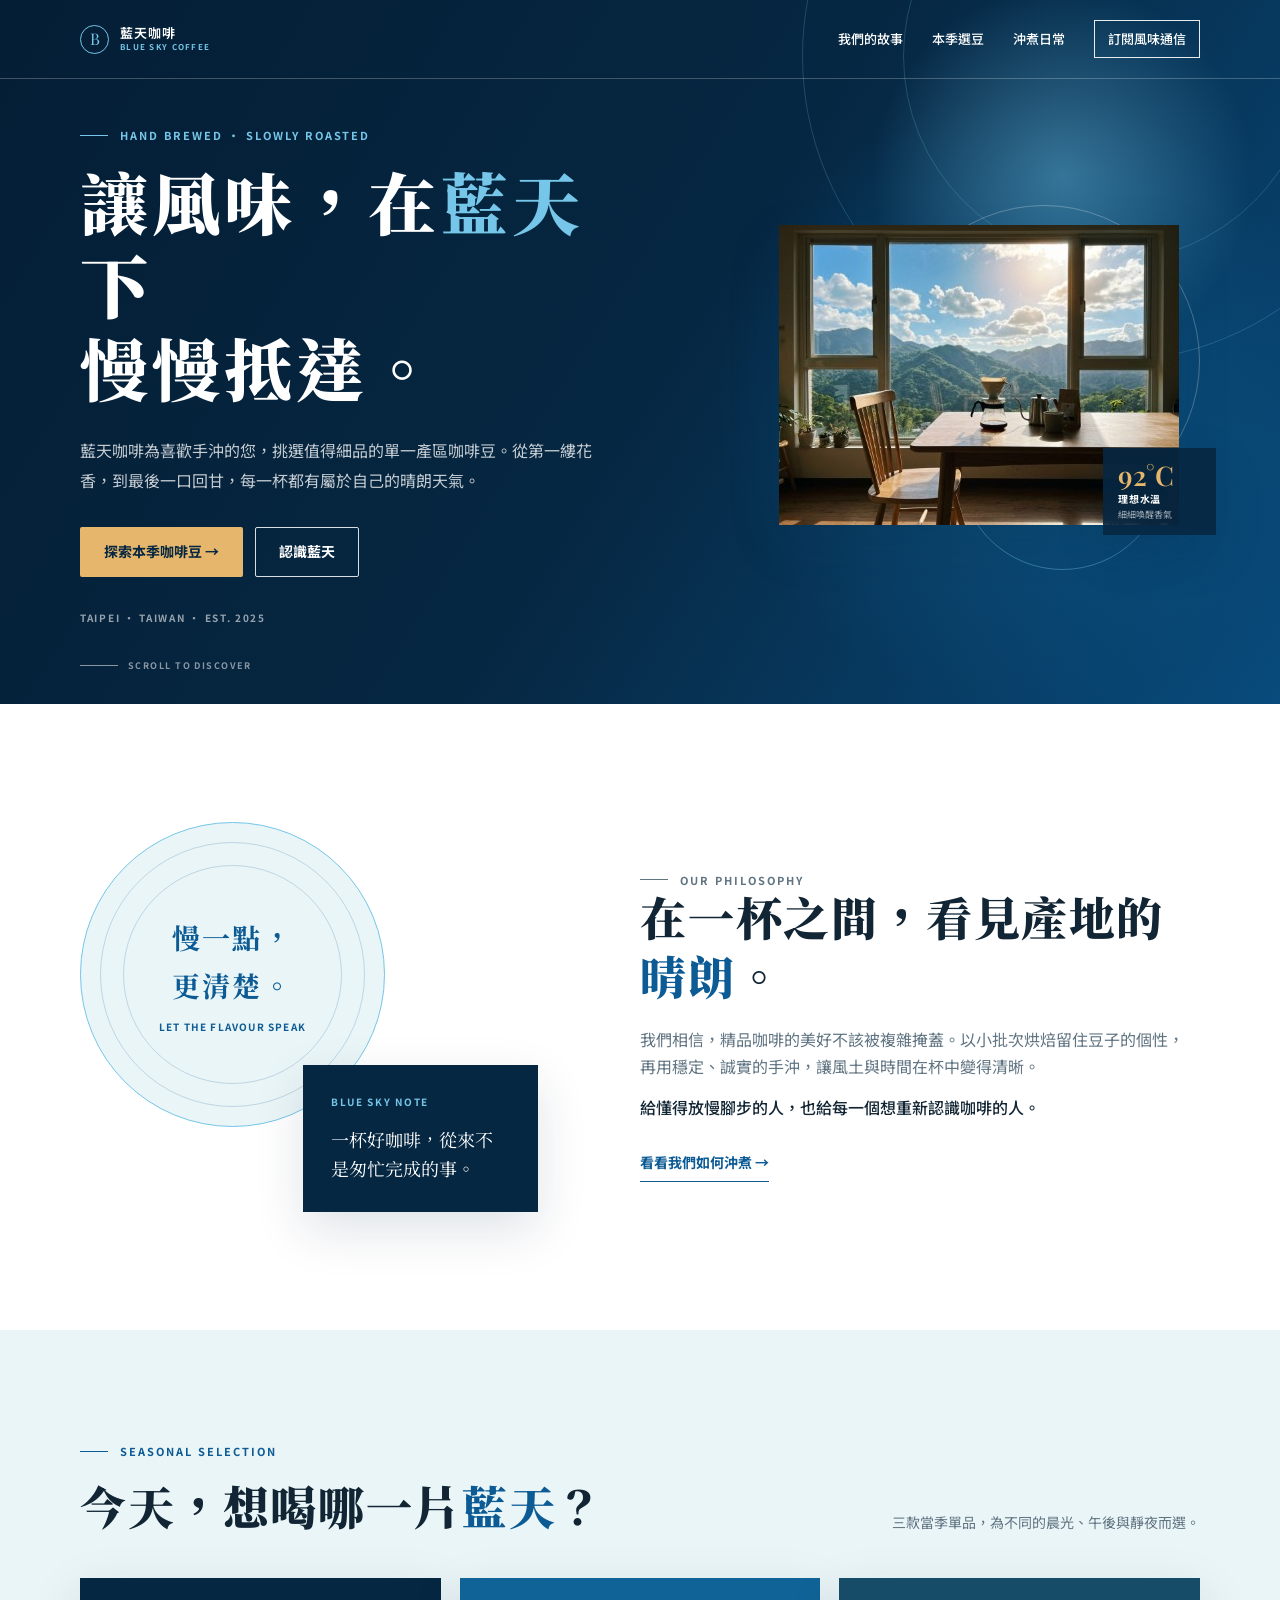
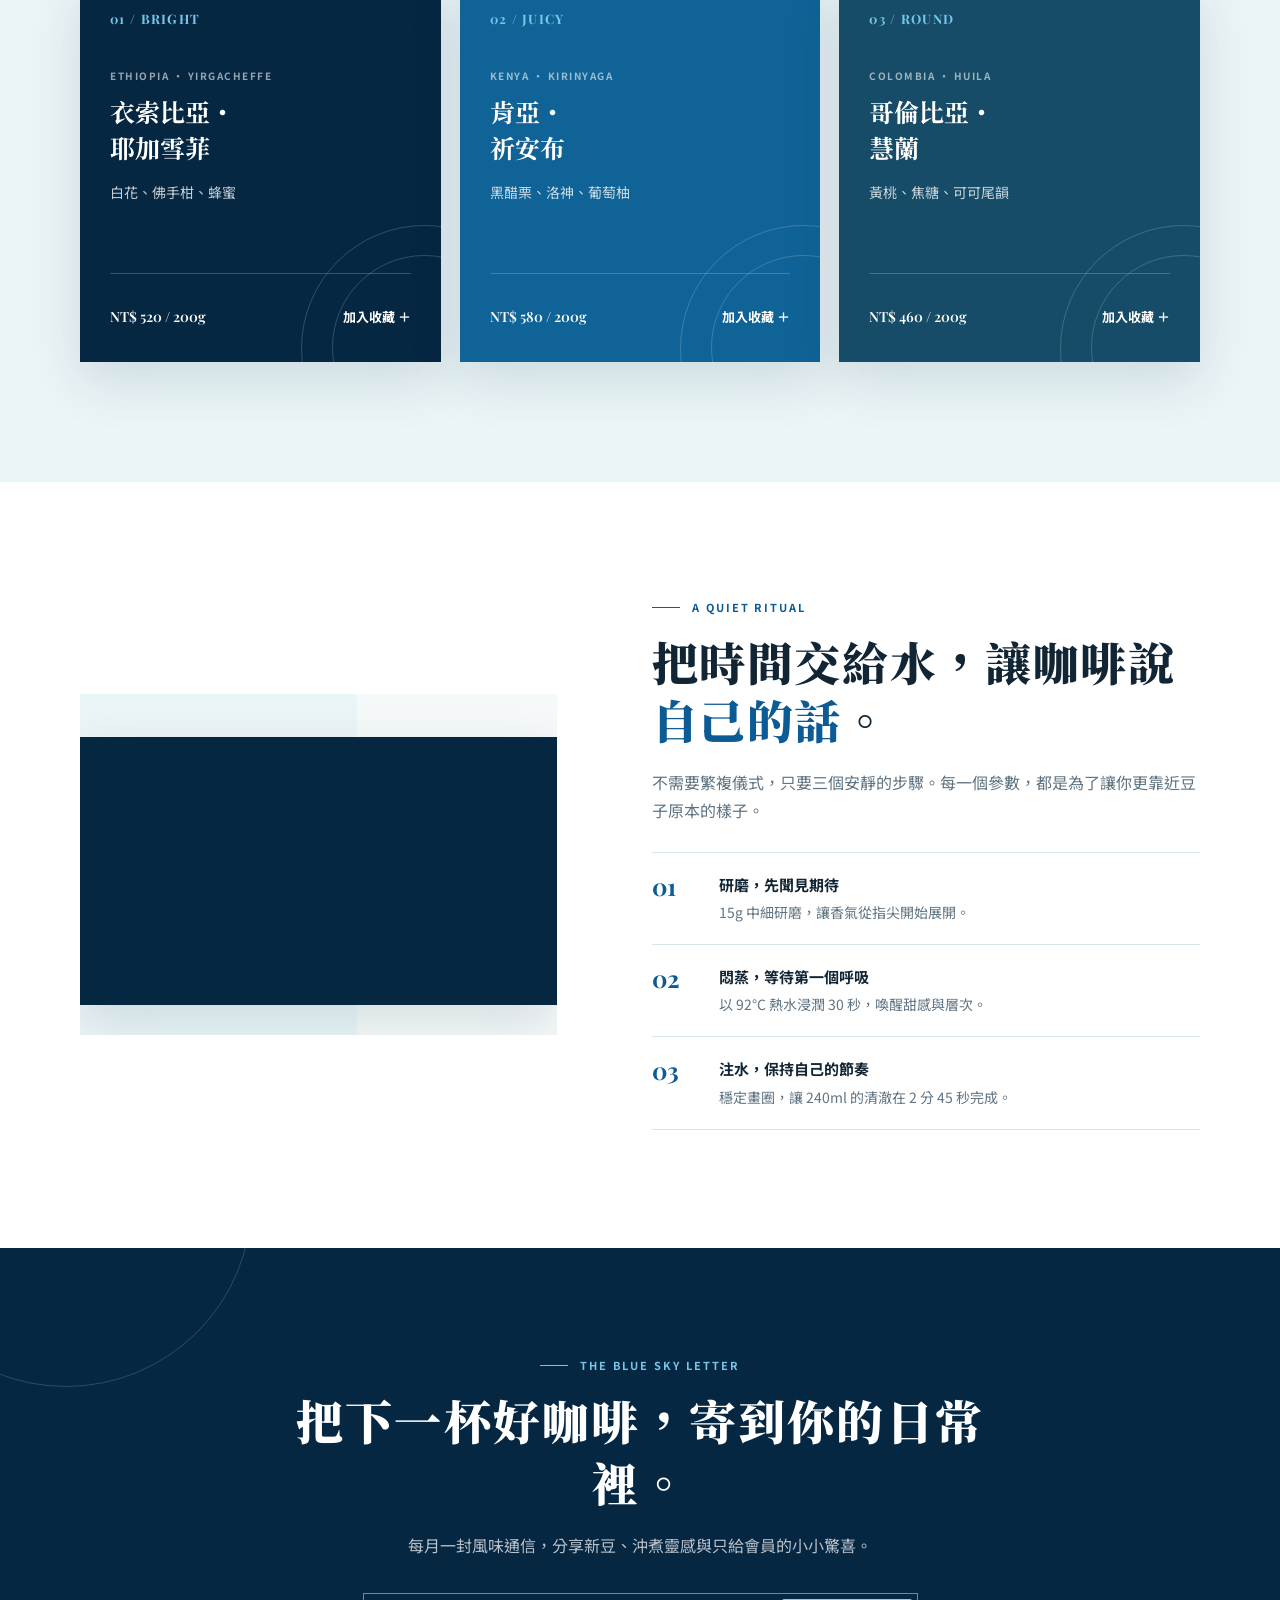
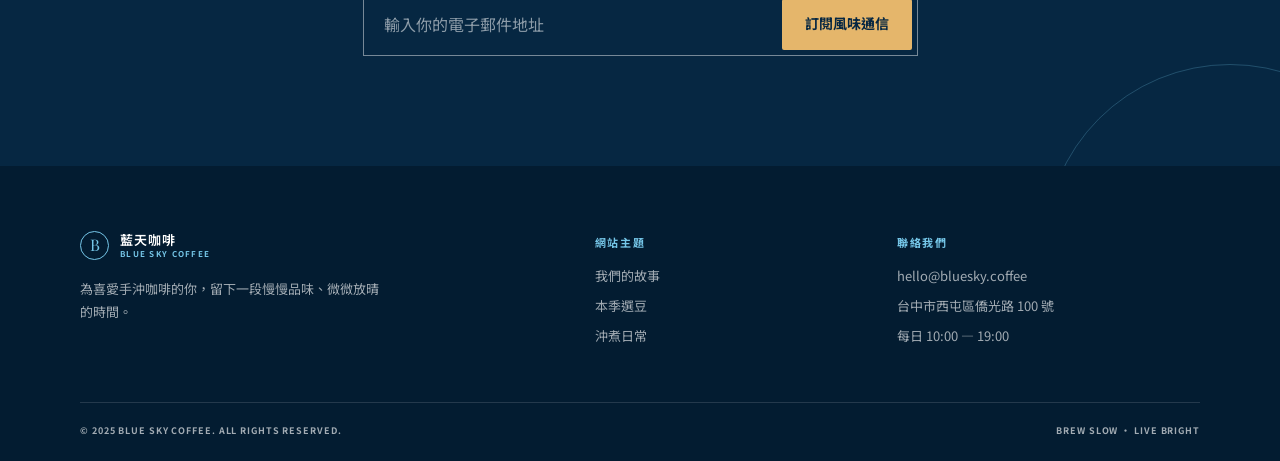
<file: onepage1/index.html>
﻿<!DOCTYPE html>
<html lang="zh-Hant">
<head>
  <meta charset="UTF-8">
  <meta name="viewport" content="width=device-width, initial-scale=1.0">
  <meta name="description" content="藍天咖啡，為手沖咖啡愛好者挑選當季精品咖啡豆，讓每一杯都清澈、明亮、值得細品。">
  <title>藍天咖啡｜讓風味，慢慢抵達</title>
  <link rel="preconnect" href="https://fonts.googleapis.com">
  <link rel="preconnect" href="https://fonts.gstatic.com" crossorigin>
  <link href="https://fonts.googleapis.com/css2?family=Noto+Sans+TC:wght@400;500;600;700&family=Noto+Serif+TC:wght@600;700;900&family=Playfair+Display:wght@600;700&display=swap" rel="stylesheet">
  <style>
    :root {
      --navy: #062742;
      --blue: #0c5b95;
      --sky: #75c6e8;
      --mist: #eaf5f7;
      --cream: #fbfaf6;
      --ink: #122534;
      --muted: #607482;
      --line: #d7e4e8;
      --sand: #e5b66b;
      --shadow: 0 18px 50px rgba(6, 39, 66, .13);
    }

    * { box-sizing: border-box; }
    html { scroll-behavior: smooth; }
    body {
      margin: 0;
      color: var(--ink);
      background: var(--cream);
      font-family: "Noto Sans TC", sans-serif;
      font-size: 16px;
      line-height: 1.7;
      -webkit-font-smoothing: antialiased;
    }
    a { color: inherit; text-decoration: none; }
    button, input { font: inherit; }
    button { cursor: pointer; }
    img { display: block; max-width: 100%; }
    :focus-visible { outline: 3px solid var(--sky); outline-offset: 4px; }

    .wrap { width: min(1120px, calc(100% - 48px)); margin: 0 auto; }
    .eyebrow {
      display: flex;
      align-items: center;
      gap: 12px;
      margin: 0 0 17px;
      color: var(--blue);
      font-size: 11px;
      font-weight: 700;
      letter-spacing: .18em;
      line-height: 1.35;
    }
    .eyebrow::before { width: 28px; height: 1px; background: currentColor; content: ""; }
    .section-title {
      margin: 0;
      font-family: "Noto Serif TC", serif;
      font-size: clamp(30px, 4vw, 46px);
      font-weight: 900;
      letter-spacing: .035em;
      line-height: 1.28;
    }
    .blue-word { color: var(--blue); }
    .section-copy { margin: 20px 0 0; color: var(--muted); }
    .text-link {
      display: inline-block;
      margin-top: 29px;
      padding-bottom: 7px;
      border-bottom: 1px solid var(--blue);
      color: var(--blue);
      font-size: 14px;
      font-weight: 700;
      transition: color .2s ease, letter-spacing .2s ease;
    }
    .text-link:hover { color: var(--navy); letter-spacing: .04em; }

    /* Header */
    .site-header {
      position: absolute;
      z-index: 10;
      top: 0;
      left: 0;
      width: 100%;
      border-bottom: 1px solid rgba(255,255,255,.23);
      color: #fff;
    }
    .nav-bar {
      display: flex;
      align-items: center;
      justify-content: space-between;
      min-height: 78px;
    }
    .brand { display: inline-flex; align-items: center; gap: 11px; min-width: max-content; }
    .brand-mark {
      display: grid;
      width: 29px;
      height: 29px;
      place-items: center;
      border: 1px solid var(--sky);
      border-radius: 50%;
      color: var(--sky);
      font-family: "Playfair Display", serif;
      font-size: 16px;
      line-height: 1;
    }
    .brand-name { display: grid; gap: 0; font-size: 13px; font-weight: 600; letter-spacing: .08em; line-height: 1.3; }
    .brand-name small { color: var(--sky); font-size: 8px; font-weight: 700; letter-spacing: .16em; }
    .nav-links { display: flex; align-items: center; gap: 29px; list-style: none; margin: 0; padding: 0; }
    .nav-links a { position: relative; display: inline-block; padding: 8px 0; font-size: 13px; font-weight: 500; }
    .nav-links a:not(.nav-cta)::after {
      position: absolute;
      right: 0;
      bottom: 2px;
      width: 0;
      height: 1px;
      background: var(--sky);
      content: "";
      transition: width .25s ease;
    }
    .nav-links a:not(.nav-cta):hover::after { right: auto; left: 0; width: 100%; }
    .nav-links .nav-cta { padding: 7px 13px; border: 1px solid rgba(255,255,255,.9); transition: color .2s ease, background .2s ease; }
    .nav-links .nav-cta:hover { color: var(--navy); background: #fff; }
    .menu-toggle { display: none; border: 0; background: transparent; color: #fff; font-size: 26px; line-height: 1; }

    /* Hero */
    .hero {
      position: relative;
      isolation: isolate;
      display: grid;
      min-height: 704px;
      overflow: hidden;
      color: #fff;
      background:
        radial-gradient(circle at 83% 25%, rgba(117,198,232,.42), transparent 16%),
        radial-gradient(circle at 80% 57%, rgba(16,99,150,.52), transparent 28%),
        linear-gradient(122deg, #041e35 0%, var(--navy) 52%, #084b7c 100%);
    }
    .hero::before, .hero::after { position: absolute; z-index: -1; border: 1px solid rgba(117,198,232,.22); border-radius: 50%; content: ""; }
    .hero::before { width: 610px; height: 610px; top: -250px; right: -134px; }
    .hero::after { width: 410px; height: 410px; top: -150px; right: -35px; }
    .hero-inner { display: grid; grid-template-columns: 1.02fr .98fr; gap: 45px; align-items: center; width: min(1120px, calc(100% - 48px)); margin: 0 auto; padding: 122px 0 72px; }
    .hero .eyebrow { color: var(--sky); }
    .hero-title { max-width: 650px; margin: 0; font-family: "Noto Serif TC", serif; font-size: clamp(42px, 5.5vw, 68px); font-weight: 900; letter-spacing: .06em; line-height: 1.22; }
    .hero-title .sky-text { color: var(--sky); }
    .hero-lede { max-width: 535px; margin: 26px 0 0; color: rgba(255,255,255,.77); font-size: 16px; line-height: 1.9; }
    .hero-actions { display: flex; flex-wrap: wrap; gap: 12px; margin-top: 31px; }
    .button {
      display: inline-flex;
      align-items: center;
      justify-content: center;
      min-height: 50px;
      padding: 12px 23px;
      border: 1px solid transparent;
      border-radius: 2px;
      font-size: 14px;
      font-weight: 700;
      transition: transform .2s ease, box-shadow .2s ease, color .2s ease, background .2s ease;
    }
    .button:hover { transform: translateY(-2px); box-shadow: 0 9px 20px rgba(0,0,0,.15); }
    .button-primary { color: var(--navy); background: var(--sand); }
    .button-secondary { border-color: rgba(255,255,255,.85); color: #fff; background: transparent; }
    .button-secondary:hover { color: var(--navy); background: #fff; }
    .hero-place { margin: 32px 0 0; color: rgba(255,255,255,.58); font-size: 10px; font-weight: 700; letter-spacing: .17em; }
    .scroll-hint { position: absolute; bottom: 31px; left: max(24px, calc((100% - 1120px) / 2)); display: flex; align-items: center; gap: 10px; color: rgba(255,255,255,.52); font-size: 9px; font-weight: 700; letter-spacing: .16em; }
    .scroll-hint::before { width: 38px; height: 1px; background: currentColor; content: ""; }
    .hero-art { position: relative; justify-self: end; width: min(100%, 450px); padding: 21px 21px 25px 0; }
    .hero-art::before { position: absolute; top: 1px; right: 0; width: 310px; height: 310px; border: 1px solid rgba(255,255,255,.26); border-radius: 50%; content: ""; }
    .hero-art::after { position: absolute; right: 34px; bottom: -20px; width: 205px; height: 205px; border: 1px solid rgba(117,198,232,.4); border-radius: 50%; content: ""; }
    .hero-photo { position: relative; z-index: 1; width: 400px; height: 300px; margin-left: auto; object-fit: cover; box-shadow: var(--shadow); }
    .art-note { position: absolute; z-index: 2; right: -16px; bottom: 15px; display: grid; width: 113px; gap: 1px; padding: 14px 15px; color: #fff; background: rgba(6,39,66,.91); box-shadow: var(--shadow); }
    .art-note strong { color: var(--sand); font-family: "Playfair Display", serif; font-size: 27px; font-weight: 600; line-height: 1; }
    .art-note span { font-size: 10px; font-weight: 700; letter-spacing: .08em; }
    .art-note small { color: rgba(255,255,255,.64); font-size: 9px; line-height: 1.45; }

    /* Story */
    .story { padding: 118px 0; background: #fff; }
    .story-grid { display: grid; grid-template-columns: .9fr 1.1fr; gap: clamp(45px, 8vw, 105px); align-items: center; }
    .story-visual { position: relative; min-height: 390px; }
    .story-disc { position: absolute; top: 0; left: 0; display: grid; width: 305px; height: 305px; place-content: center; border: 1px solid var(--sky); border-radius: 50%; color: var(--blue); text-align: center; background: var(--mist); }
    .story-disc::before, .story-disc::after { position: absolute; border: 1px solid rgba(12,91,149,.2); border-radius: 50%; content: ""; }
    .story-disc::before { inset: 19px; }
    .story-disc::after { inset: 42px; }
    .story-disc b { position: relative; z-index: 1; font-family: "Noto Serif TC", serif; font-size: 28px; letter-spacing: .08em; }
    .story-disc span { position: relative; z-index: 1; margin-top: 8px; font-size: 10px; font-weight: 700; letter-spacing: .12em; }
    .story-card { position: absolute; right: 0; bottom: 0; width: 235px; padding: 28px; color: #fff; background: var(--navy); box-shadow: var(--shadow); }
    .story-card .card-label { display: block; color: var(--sky); font-size: 10px; font-weight: 700; letter-spacing: .17em; }
    .story-card p { margin: 15px 0 0; font-family: "Noto Serif TC", serif; font-size: 18px; line-height: 1.65; }
    .story-copy p { max-width: 570px; margin: 21px 0 0; color: var(--muted); }
    .story-copy p + p { margin-top: 14px; color: var(--ink); font-weight: 500; }

    /* Coffee */
    .coffee { padding: 114px 0 120px; background: var(--mist); }
    .section-heading { display: flex; align-items: end; justify-content: space-between; gap: 30px; margin-bottom: 43px; }
    .section-heading .section-copy { max-width: 310px; margin: 0; font-size: 14px; }
    .coffee-grid { display: grid; grid-template-columns: repeat(3, 1fr); gap: 19px; }
    .coffee-card { position: relative; display: flex; flex-direction: column; min-height: 384px; overflow: hidden; padding: 30px; color: #fff; background: var(--navy); box-shadow: var(--shadow); }
    .coffee-card:nth-child(2) { background: #106396; }
    .coffee-card:nth-child(3) { background: #164c68; }
    .coffee-card::before, .coffee-card::after { position: absolute; border: 1px solid rgba(255,255,255,.18); border-radius: 50%; content: ""; }
    .coffee-card::before { width: 245px; height: 245px; right: -107px; bottom: -110px; }
    .coffee-card::after { width: 183px; height: 183px; right: -76px; bottom: -78px; }
    .coffee-card > * { position: relative; z-index: 1; }
    .coffee-number { color: var(--sky); font-family: "Playfair Display", serif; font-size: 13px; font-weight: 700; letter-spacing: .1em; }
    .coffee-origin { margin-top: 37px; color: rgba(255,255,255,.58); font-size: 10px; font-weight: 700; letter-spacing: .15em; }
    .coffee-name { margin: 9px 0 0; font-family: "Noto Serif TC", serif; font-size: 25px; font-weight: 700; line-height: 1.45; }
    .coffee-taste { margin: 16px 0 0; color: rgba(255,255,255,.77); font-size: 14px; }
    .coffee-footer { display: flex; align-items: center; justify-content: space-between; gap: 10px; margin-top: auto; padding-top: 28px; border-top: 1px solid rgba(255,255,255,.2); }
    .coffee-price { font-family: "Playfair Display", serif; font-size: 14px; font-weight: 600; white-space: nowrap; }
    .collect-button { padding: 4px 0; border: 0; color: #fff; background: transparent; font-size: 13px; font-weight: 700; white-space: nowrap; transition: color .2s ease; }
    .collect-button:hover { color: var(--sand); }

    /* Brew */
    .brew { padding: 118px 0; background: #fff; }
    .brew-grid { display: grid; grid-template-columns: .93fr 1.07fr; gap: clamp(45px, 8vw, 95px); align-items: center; }
    .video-frame { position: relative; overflow: hidden; padding: 43px 0 30px; background: linear-gradient(90deg, var(--mist) 0 58%, #f5f9f9 58%); }
    .video-frame::before { position: absolute; top: 43px; left: 0; width: 86px; height: 1px; background: var(--sky); box-shadow: 0 10px 0 var(--sky), 0 20px 0 var(--sky); content: ""; }
    .video-frame iframe { position: relative; z-index: 1; display: block; width: 560px; max-width: 100%; height: auto; aspect-ratio: 16 / 9; margin: 0 auto; border: 0; background: var(--navy); box-shadow: var(--shadow); }
    .pour-rings, .pour-rings::before, .pour-rings::after { position: absolute; border: 1px solid rgba(12,91,149,.36); border-radius: 50%; content: ""; }
    .pour-rings { top: 85px; left: 50%; width: 192px; height: 192px; transform: translateX(-50%); }
    .pour-rings::before { inset: 22px; }
    .pour-rings::after { inset: 47px; }
    .dripper { position: absolute; z-index: 1; top: 118px; left: 50%; width: 128px; height: 164px; transform: translateX(-50%); }
    .dripper-top { width: 128px; height: 60px; border: 2px solid var(--blue); clip-path: polygon(0 0, 100% 0, 75% 100%, 25% 100%); background: rgba(255,255,255,.8); }
    .dripper-top::after { position: absolute; top: 9px; left: 18px; width: 92px; height: 31px; border: 1px solid rgba(12,91,149,.55); border-radius: 50%; content: ""; }
    .dripper-body { position: absolute; top: 58px; left: 32px; width: 64px; height: 80px; border: 2px solid var(--blue); border-top: 0; clip-path: polygon(12% 0, 88% 0, 100% 100%, 0 100%); background: rgba(255,255,255,.42); }
    .dripper-base { position: absolute; bottom: 0; left: 15px; width: 98px; height: 21px; border: 2px solid var(--blue); border-radius: 50%; background: #fff; }
    .brew-data { position: absolute; right: 25px; bottom: 22px; display: grid; justify-items: end; color: var(--blue); font-family: "Playfair Display", serif; font-size: 13px; font-weight: 700; letter-spacing: .05em; line-height: 1.5; }
    .brew-data small { color: var(--muted); font-family: "Noto Sans TC", sans-serif; font-size: 10px; letter-spacing: .12em; }
    .brew-copy .section-copy { margin-bottom: 28px; }
    .brew-steps { list-style: none; margin: 0; padding: 0; border-top: 1px solid var(--line); }
    .brew-steps li { display: grid; grid-template-columns: 55px 1fr; gap: 12px; padding: 19px 0; border-bottom: 1px solid var(--line); }
    .step-number { color: var(--blue); font-family: "Playfair Display", serif; font-size: 24px; font-weight: 700; line-height: 1.2; }
    .step-content strong { display: block; font-size: 15px; }
    .step-content p { margin: 4px 0 0; color: var(--muted); font-size: 14px; }

    /* Subscribe and footer */
    .visit { position: relative; overflow: hidden; padding: 110px 0; color: #fff; text-align: center; background: var(--navy); }
    .visit::before, .visit::after { position: absolute; width: 370px; height: 370px; border: 1px solid rgba(117,198,232,.25); border-radius: 50%; content: ""; }
    .visit::before { top: -233px; left: -120px; }
    .visit::after { right: -136px; bottom: -270px; }
    .visit-inner { position: relative; z-index: 1; max-width: 700px; margin: 0 auto; }
    .visit .eyebrow { justify-content: center; color: var(--sky); }
    .visit-title { margin: 0; font-family: "Noto Serif TC", serif; font-size: clamp(30px, 4.5vw, 47px); font-weight: 900; letter-spacing: .045em; line-height: 1.3; }
    .visit-copy { max-width: 490px; margin: 20px auto 0; color: rgba(255,255,255,.72); }
    .subscribe-form { display: flex; max-width: 555px; margin: 34px auto 0; padding: 5px; border: 1px solid rgba(255,255,255,.45); }
    .subscribe-form input { min-width: 0; flex: 1; padding: 12px 15px; border: 0; outline: 0; color: #fff; background: transparent; }
    .subscribe-form input::placeholder { color: rgba(255,255,255,.54); }
    .subscribe-form .button { flex: 0 0 auto; min-height: 48px; border: 0; }
    .site-footer { padding: 65px 0 23px; color: rgba(255,255,255,.63); background: #031c31; }
    .footer-grid { display: grid; grid-template-columns: 1.5fr .8fr 1fr; gap: 60px; }
    .footer-brand .brand { color: #fff; }
    .footer-brand p { max-width: 300px; margin: 17px 0 0; font-size: 13px; line-height: 1.8; }
    .footer-title { margin: 2px 0 13px; color: var(--sky); font-size: 11px; font-weight: 700; letter-spacing: .16em; }
    .footer-links { display: grid; gap: 8px; list-style: none; margin: 0; padding: 0; font-size: 13px; }
    .footer-links a:hover { color: #fff; }
    .footer-bottom { display: flex; justify-content: space-between; gap: 20px; margin-top: 55px; padding-top: 20px; border-top: 1px solid rgba(255,255,255,.13); font-size: 9px; font-weight: 700; letter-spacing: .1em; }

    /* Motion */
    .reveal { opacity: 0; transform: translateY(18px); transition: opacity .65s ease, transform .65s ease; }
    .reveal.visible { opacity: 1; transform: none; }
    .toast { position: fixed; z-index: 30; right: 22px; bottom: 22px; max-width: min(360px, calc(100% - 44px)); padding: 14px 18px; border-left: 3px solid var(--sand); color: #fff; background: var(--navy); box-shadow: var(--shadow); opacity: 0; pointer-events: none; transform: translateY(12px); transition: opacity .25s ease, transform .25s ease; }
    .toast.show { opacity: 1; transform: translateY(0); }

    @media (max-width: 820px) {
      .nav-bar { position: relative; }
      .menu-toggle { display: block; }
      .nav-links { position: absolute; top: 78px; left: -24px; right: -24px; display: grid; gap: 0; max-height: 0; overflow: hidden; padding: 0 24px; background: #05233c; transition: max-height .3s ease, padding .3s ease; }
      .nav-links.open { max-height: 300px; padding-top: 11px; padding-bottom: 16px; }
      .nav-links a { display: block; padding: 10px 0; }
      .nav-links .nav-cta { display: inline-block; margin-top: 6px; padding: 8px 12px; }
      .hero { min-height: 710px; }
      .hero-inner { grid-template-columns: 1fr; gap: 18px; padding-top: 118px; }
      .hero-art { width: min(100%, 510px); margin: 0 auto; padding-top: 0; justify-self: center; transform: scale(.72); transform-origin: top center; height: 245px; }
      .scroll-hint { display: none; }
      .story-grid, .brew-grid { grid-template-columns: 1fr; }
      .story-visual { max-width: 450px; width: 100%; margin: 0 auto; }
      .coffee-grid { grid-template-columns: repeat(2, 1fr); }
      .coffee-card:nth-child(3) { grid-column: span 2; }
      .footer-grid { grid-template-columns: 1fr 1fr; gap: 38px; }
      .footer-brand { grid-column: span 2; }
    }

    @media (max-width: 560px) {
      .wrap, .hero-inner { width: calc(100% - 34px); }
      .brand-name { font-size: 12px; }
      .hero { min-height: 680px; }
      .hero-inner { padding-top: 109px; padding-bottom: 37px; }
      .hero-title { font-size: 40px; }
      .hero-lede { margin-top: 19px; font-size: 14px; line-height: 1.85; }
      .hero-actions { margin-top: 24px; }
      .hero-place { margin-top: 22px; }
      .hero-art { height: 203px; transform: scale(.62); }
      .art-note { display: none; }
      .story, .coffee, .brew, .visit { padding-top: 76px; padding-bottom: 76px; }
      .story-visual { min-height: 330px; }
      .story-disc { width: 245px; height: 245px; }
      .story-disc b { font-size: 23px; }
      .story-card { width: 185px; padding: 21px; }
      .story-card p { font-size: 15px; }
      .section-heading { display: block; margin-bottom: 31px; }
      .section-heading .section-copy { margin-top: 15px; }
      .coffee-grid { grid-template-columns: 1fr; }
      .coffee-card, .coffee-card:nth-child(3) { grid-column: auto; min-height: 330px; }
      .video-frame { padding: 36px 0 21px; min-height: 310px; }
      .video-frame::before { top: 36px; width: 62px; }
      .subscribe-form { display: grid; gap: 7px; padding: 0; border: 0; }
      .subscribe-form input { width: 100%; min-height: 51px; border: 1px solid rgba(255,255,255,.45); }
      .subscribe-form .button { width: 100%; }
      .footer-grid { grid-template-columns: 1fr; gap: 31px; }
      .footer-brand { grid-column: auto; }
      .footer-bottom { display: grid; gap: 9px; margin-top: 39px; line-height: 1.6; }
    }

    @media (prefers-reduced-motion: reduce) {
      html { scroll-behavior: auto; }
      *, *::before, *::after { transition-duration: .01ms !important; animation-duration: .01ms !important; animation-iteration-count: 1 !important; }
      .reveal { opacity: 1; transform: none; }
    }
  </style>
</head>
<body>
  <header class="site-header" id="top">
    <nav class="nav-bar wrap" aria-label="主要導覽">
      <a class="brand" href="#top" aria-label="回到藍天咖啡首頁">
        <span class="brand-mark" aria-hidden="true">B</span>
        <span class="brand-name">藍天咖啡 <small>BLUE SKY COFFEE</small></span>
      </a>
      <button class="menu-toggle" type="button" aria-controls="navLinks" aria-expanded="false" aria-label="開啟導覽選單">☰</button>
      <ul class="nav-links" id="navLinks">
        <li><a href="#story">我們的故事</a></li>
        <li><a href="#coffee">本季選豆</a></li>
        <li><a href="#brew">沖煮日常</a></li>
        <li><a class="nav-cta" href="#visit">訂閱風味通信</a></li>
      </ul>
    </nav>
  </header>

  <main>
    <section class="hero" aria-labelledby="heroTitle">
      <div class="hero-inner">
        <div class="hero-content reveal">
          <p class="eyebrow">HAND BREWED · SLOWLY ROASTED</p>
          <h1 class="hero-title" id="heroTitle">讓風味，在<span class="sky-text">藍天</span>下<br>慢慢抵達。</h1>
          <p class="hero-lede">藍天咖啡為喜歡手沖的您，挑選值得細品的單一產區咖啡豆。從第一縷花香，到最後一口回甘，每一杯都有屬於自己的晴朗天氣。</p>
          <div class="hero-actions">
            <a class="button button-primary" href="#coffee">探索本季咖啡豆 →</a>
            <a class="button button-secondary" href="#story">認識藍天</a>
          </div>
          <p class="hero-place">TAIPEI · TAIWAN · EST. 2025</p>
        </div>
        <div class="hero-art reveal" aria-label="窗邊手沖咖啡與山景">
          <img class="hero-photo" src="images/hero.jpg" width="400" height="300" alt="窗邊的手沖咖啡與遠方山景">
          <div class="art-note" aria-hidden="true"><strong>92°C</strong><span>理想水溫</span><small>細細喚醒香氣</small></div>
        </div>
      </div>
      <span class="scroll-hint" aria-hidden="true">SCROLL TO DISCOVER</span>
    </section>

    <section class="story" id="story" aria-labelledby="storyTitle">
      <div class="wrap story-grid">
        <div class="story-visual reveal" aria-hidden="true">
          <div class="story-disc"><b>慢一點，<br>更清楚。</b><span>LET THE FLAVOUR SPEAK</span></div>
          <div class="story-card"><span class="card-label">BLUE SKY NOTE</span><p>一杯好咖啡，從來不是匆忙完成的事。</p></div>
        </div>
        <div class="story-copy reveal">
          <p class="eyebrow">OUR PHILOSOPHY</p>
          <h2 class="section-title" id="storyTitle">在一杯之間，看見產地的<span class="blue-word">晴朗</span>。</h2>
          <p>我們相信，精品咖啡的美好不該被複雜掩蓋。以小批次烘焙留住豆子的個性，再用穩定、誠實的手沖，讓風土與時間在杯中變得清晰。</p>
          <p>給懂得放慢腳步的人，也給每一個想重新認識咖啡的人。</p>
          <a class="text-link" href="#brew">看看我們如何沖煮 →</a>
        </div>
      </div>
    </section>

    <section class="coffee" id="coffee" aria-labelledby="coffeeTitle">
      <div class="wrap">
        <div class="section-heading reveal">
          <div>
            <p class="eyebrow">SEASONAL SELECTION</p>
            <h2 class="section-title" id="coffeeTitle">今天，想喝哪一片<span class="blue-word">藍天</span>？</h2>
          </div>
          <p class="section-copy">三款當季單品，為不同的晨光、午後與靜夜而選。</p>
        </div>
        <div class="coffee-grid">
          <article class="coffee-card reveal">
            <span class="coffee-number">01 / BRIGHT</span>
            <span class="coffee-origin">ETHIOPIA · YIRGACHEFFE</span>
            <h3 class="coffee-name">衣索比亞・<br>耶加雪菲</h3>
            <p class="coffee-taste">白花、佛手柑、蜂蜜</p>
            <div class="coffee-footer"><span class="coffee-price">NT$ 520 / 200g</span><button class="collect-button" type="button" data-coffee="衣索比亞・耶加雪菲">加入收藏 ＋</button></div>
          </article>
          <article class="coffee-card reveal">
            <span class="coffee-number">02 / JUICY</span>
            <span class="coffee-origin">KENYA · KIRINYAGA</span>
            <h3 class="coffee-name">肯亞・<br>祈安布</h3>
            <p class="coffee-taste">黑醋栗、洛神、葡萄柚</p>
            <div class="coffee-footer"><span class="coffee-price">NT$ 580 / 200g</span><button class="collect-button" type="button" data-coffee="肯亞・祈安布">加入收藏 ＋</button></div>
          </article>
          <article class="coffee-card reveal">
            <span class="coffee-number">03 / ROUND</span>
            <span class="coffee-origin">COLOMBIA · HUILA</span>
            <h3 class="coffee-name">哥倫比亞・<br>慧蘭</h3>
            <p class="coffee-taste">黃桃、焦糖、可可尾韻</p>
            <div class="coffee-footer"><span class="coffee-price">NT$ 460 / 200g</span><button class="collect-button" type="button" data-coffee="哥倫比亞・慧蘭">加入收藏 ＋</button></div>
          </article>
        </div>
      </div>
    </section>

    <section class="brew" id="brew" aria-labelledby="brewTitle">
      <div class="wrap brew-grid">
        <div class="video-frame reveal">
          <iframe width="560" height="315" src="https://www.youtube.com/embed/hMOYa4EBntI" title="藍天咖啡沖煮影片" allow="accelerometer; autoplay; clipboard-write; encrypted-media; gyroscope; picture-in-picture; web-share" allowfullscreen></iframe>
        </div>
        <div class="brew-copy reveal">
          <p class="eyebrow">A QUIET RITUAL</p>
          <h2 class="section-title" id="brewTitle">把時間交給水，讓咖啡說<span class="blue-word">自己的話</span>。</h2>
          <p class="section-copy">不需要繁複儀式，只要三個安靜的步驟。每一個參數，都是為了讓你更靠近豆子原本的樣子。</p>
          <ol class="brew-steps">
            <li><span class="step-number">01</span><div class="step-content"><strong>研磨，先聞見期待</strong><p>15g 中細研磨，讓香氣從指尖開始展開。</p></div></li>
            <li><span class="step-number">02</span><div class="step-content"><strong>悶蒸，等待第一個呼吸</strong><p>以 92°C 熱水浸潤 30 秒，喚醒甜感與層次。</p></div></li>
            <li><span class="step-number">03</span><div class="step-content"><strong>注水，保持自己的節奏</strong><p>穩定畫圈，讓 240ml 的清澈在 2 分 45 秒完成。</p></div></li>
          </ol>
        </div>
      </div>
    </section>

    <section class="visit" id="visit" aria-labelledby="visitTitle">
      <div class="wrap visit-inner reveal">
        <p class="eyebrow">THE BLUE SKY LETTER</p>
        <h2 class="visit-title" id="visitTitle">把下一杯好咖啡，寄到你的日常裡。</h2>
        <p class="visit-copy">每月一封風味通信，分享新豆、沖煮靈感與只給會員的小小驚喜。</p>
        <form class="subscribe-form" id="subscribeForm">
          <input type="email" aria-label="電子郵件地址" placeholder="輸入你的電子郵件地址" required>
          <button class="button button-primary" type="submit">訂閱風味通信</button>
        </form>
      </div>
    </section>
  </main>

  <footer class="site-footer">
    <div class="wrap">
      <div class="footer-grid">
        <div class="footer-brand">
          <a class="brand" href="#top" aria-label="回到藍天咖啡首頁"><span class="brand-mark" aria-hidden="true">B</span><span class="brand-name">藍天咖啡 <small>BLUE SKY COFFEE</small></span></a>
          <p>為喜愛手沖咖啡的你，留下一段慢慢品味、微微放晴的時間。</p>
        </div>
        <div>
          <p class="footer-title">網站主題</p>
          <ul class="footer-links"><li><a href="#story">我們的故事</a></li><li><a href="#coffee">本季選豆</a></li><li><a href="#brew">沖煮日常</a></li></ul>
        </div>
        <div>
          <p class="footer-title">聯絡我們</p>
          <ul class="footer-links"><li><a href="mailto:hello@bluesky.coffee">hello@bluesky.coffee</a></li><li>台中市西屯區僑光路 100 號</li><li>每日 10:00 — 19:00</li></ul>
        </div>
      </div>
      <div class="footer-bottom"><span>© 2025 BLUE SKY COFFEE. ALL RIGHTS RESERVED.</span><span>BREW SLOW · LIVE BRIGHT</span></div>
    </div>
  </footer>

  <div class="toast" id="toast" role="status" aria-live="polite"></div>

  <script>
    const menuToggle = document.querySelector('.menu-toggle');
    const navLinks = document.querySelector('.nav-links');
    const toast = document.querySelector('#toast');
    let toastTimer;

    function closeMenu() {
      navLinks.classList.remove('open');
      menuToggle.setAttribute('aria-expanded', 'false');
      menuToggle.setAttribute('aria-label', '開啟導覽選單');
      menuToggle.textContent = '☰';
    }

    menuToggle.addEventListener('click', () => {
      const isOpen = navLinks.classList.toggle('open');
      menuToggle.setAttribute('aria-expanded', String(isOpen));
      menuToggle.setAttribute('aria-label', isOpen ? '關閉導覽選單' : '開啟導覽選單');
      menuToggle.textContent = isOpen ? '×' : '☰';
    });

    navLinks.querySelectorAll('a').forEach(link => link.addEventListener('click', closeMenu));

    function showToast(message) {
      window.clearTimeout(toastTimer);
      toast.textContent = message;
      toast.classList.add('show');
      toastTimer = window.setTimeout(() => toast.classList.remove('show'), 2600);
    }

    document.querySelectorAll('[data-coffee]').forEach(button => {
      button.addEventListener('click', () => showToast(`已將「${button.dataset.coffee}」加入你的收藏。`));
    });

    document.querySelector('#subscribeForm').addEventListener('submit', event => {
      event.preventDefault();
      if (!event.currentTarget.checkValidity()) return;
      event.currentTarget.reset();
      showToast('謝謝訂閱，下一封晴朗的風味通信即將寄出。');
    });

    const prefersReducedMotion = window.matchMedia('(prefers-reduced-motion: reduce)').matches;
    const reveals = document.querySelectorAll('.reveal');
    if (prefersReducedMotion || !('IntersectionObserver' in window)) {
      reveals.forEach(element => element.classList.add('visible'));
    } else {
      const observer = new IntersectionObserver(entries => {
        entries.forEach(entry => {
          if (entry.isIntersecting) {
            entry.target.classList.add('visible');
            observer.unobserve(entry.target);
          }
        });
      }, { threshold: .12 });
      reveals.forEach(element => observer.observe(element));
    }
  </script>
</body>
</html>
</file>
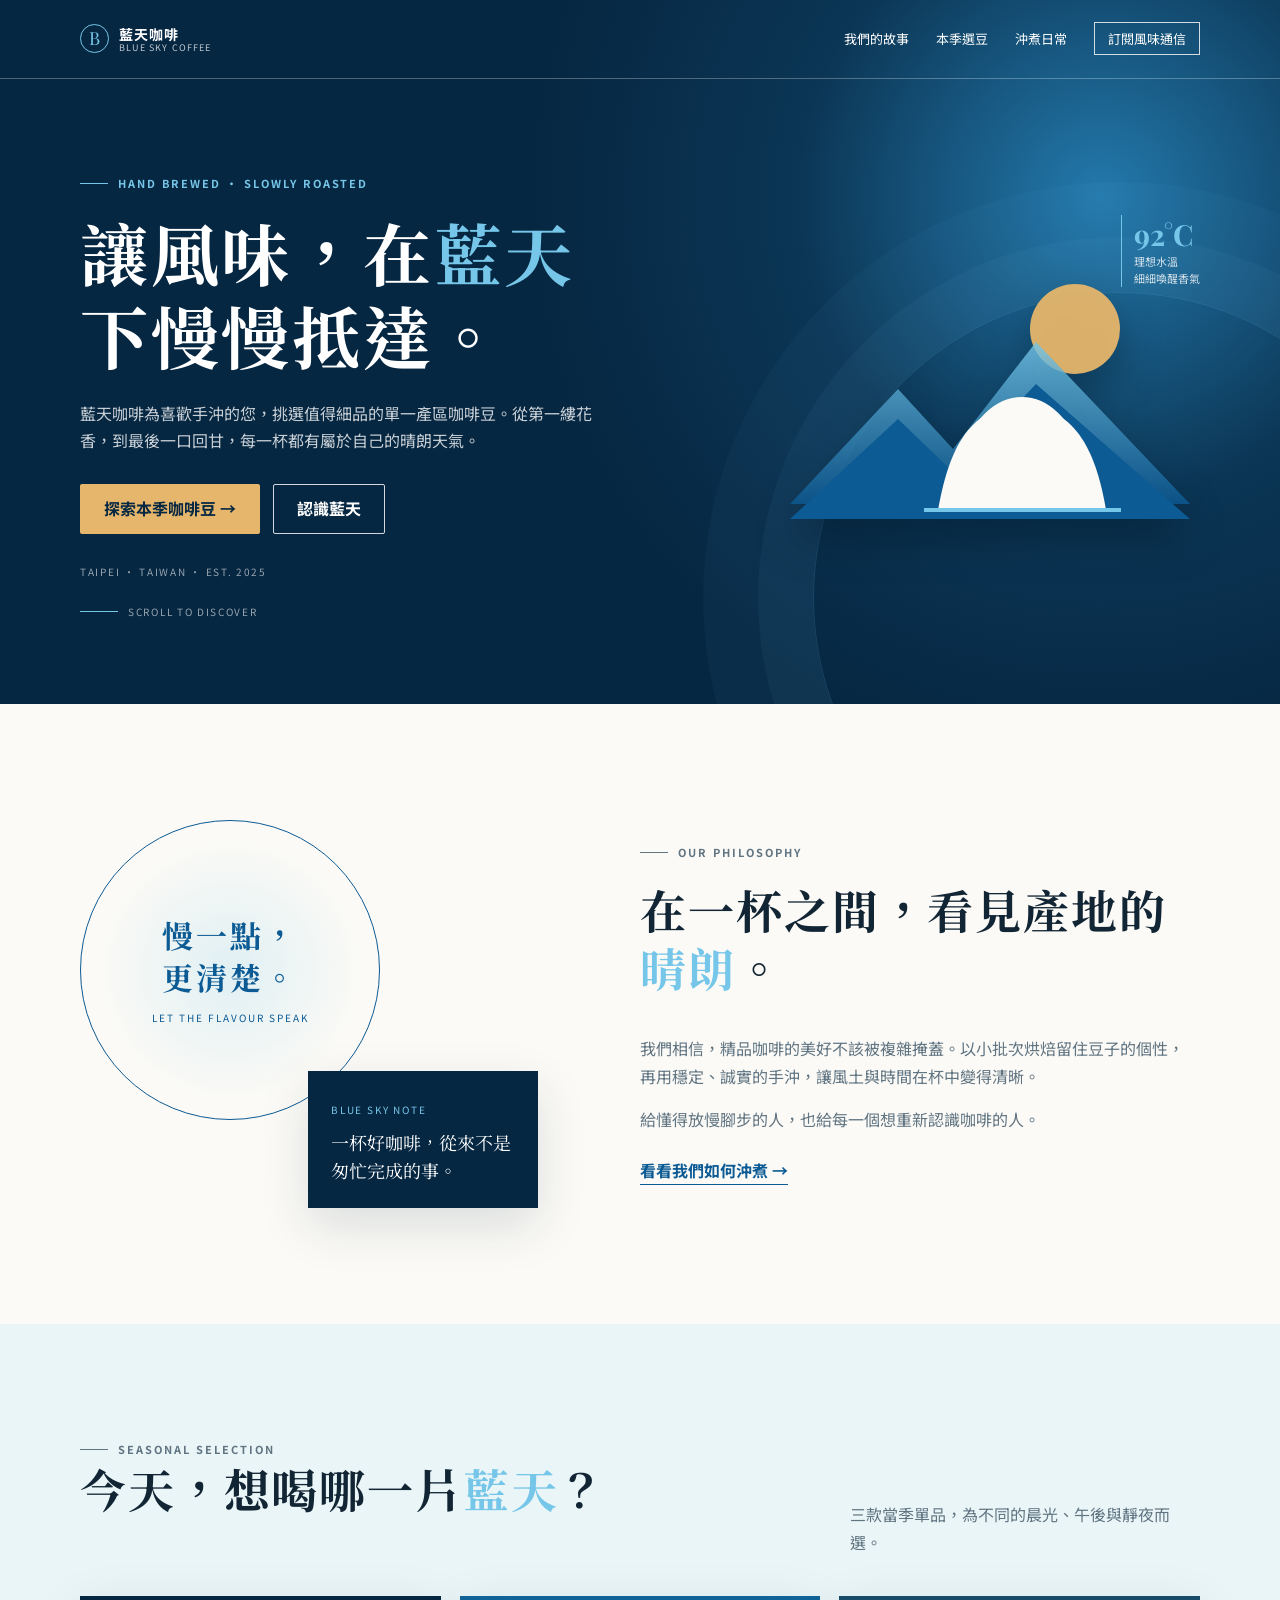
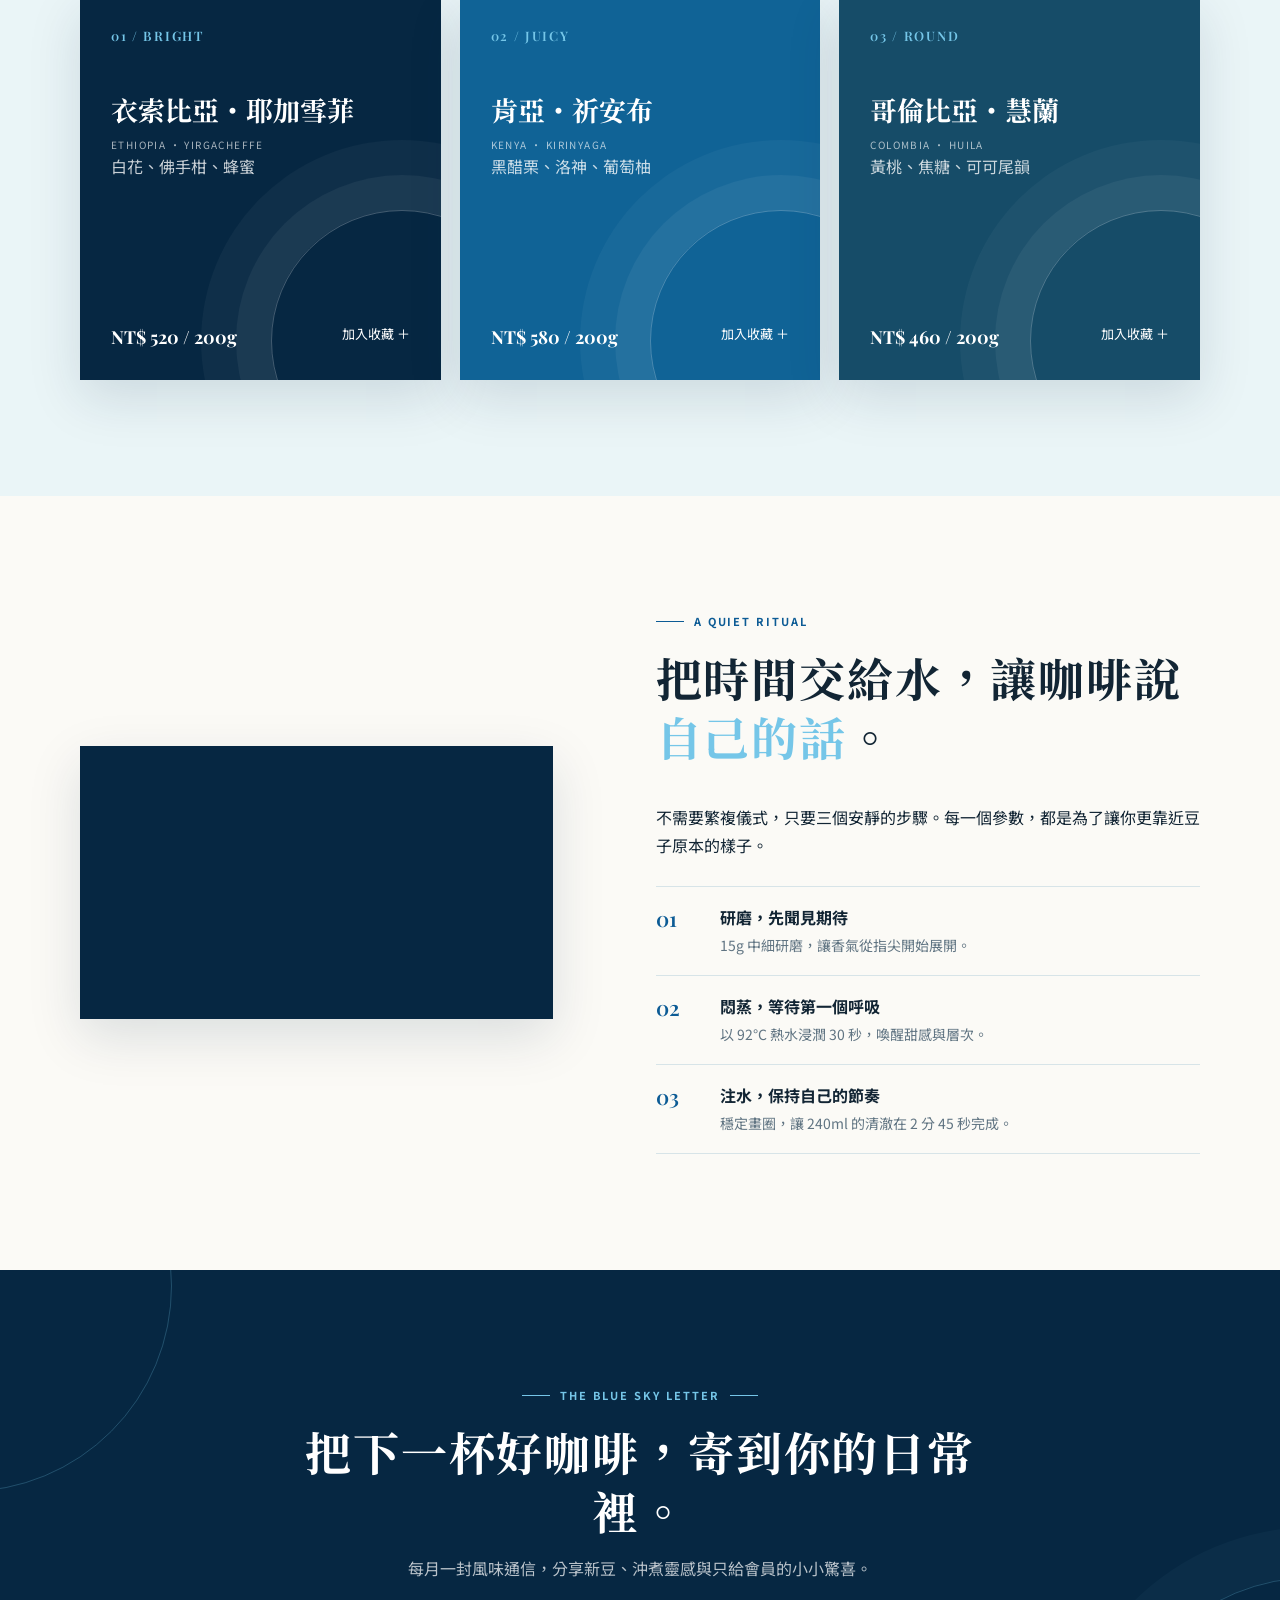
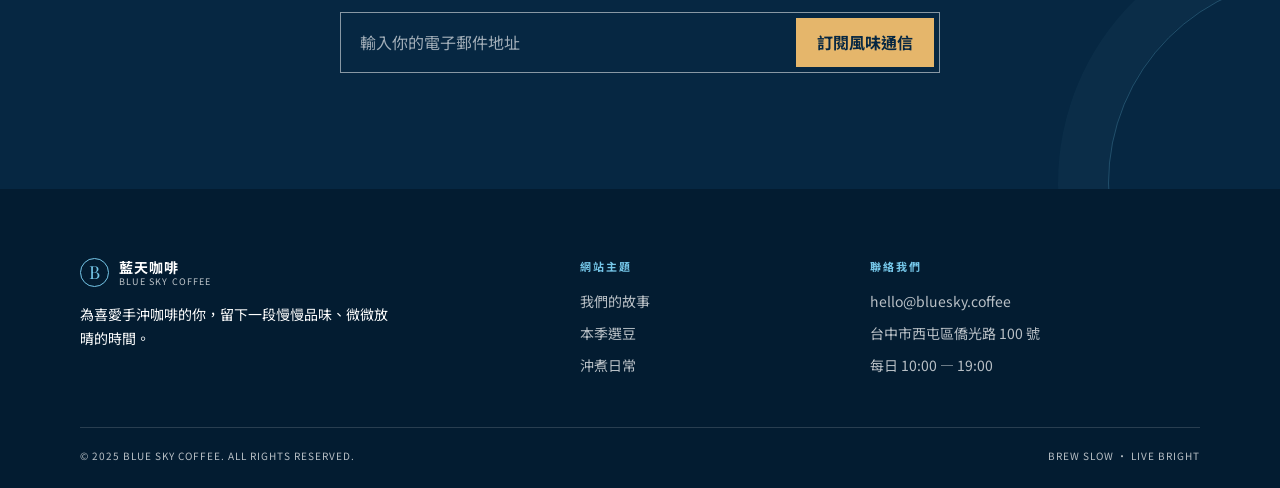
<file: onepage3/index.html>
<!doctype html>
<html lang="zh-Hant">
<head>
  <meta charset="UTF-8">
  <meta name="viewport" content="width=device-width, initial-scale=1.0">
  <meta name="description" content="藍天咖啡，為手沖咖啡愛好者挑選當季精品咖啡豆，讓每一杯都清澈、明亮、值得細品。">
  <title>藍天咖啡｜讓風味，慢慢抵達</title>
  <link rel="preconnect" href="https://fonts.googleapis.com">
  <link rel="preconnect" href="https://fonts.gstatic.com" crossorigin>
  <link href="https://fonts.googleapis.com/css2?family=Noto+Sans+TC:wght@400;500;700&family=Noto+Serif+TC:wght@600;700;900&family=Playfair+Display:wght@600;700&display=swap" rel="stylesheet">
  <style>
    :root{--navy:#062742;--blue:#0c5b95;--sky:#75c6e8;--mist:#eaf5f7;--cream:#fbfaf6;--ink:#122534;--muted:#607482;--line:#d7e4e8;--sand:#e5b66b;--shadow:0 18px 50px rgba(6,39,66,.13)}
    *{box-sizing:border-box} html{scroll-behavior:smooth} body{margin:0;background:var(--cream);color:var(--ink);font-family:"Noto Sans TC",sans-serif;font-size:16px;line-height:1.7} a{color:inherit;text-decoration:none} button,input{font:inherit} button{cursor:pointer} .wrap{width:min(1120px,calc(100% - 48px));margin:auto} :focus-visible{outline:3px solid var(--sky);outline-offset:4px}
    header{position:absolute;z-index:10;top:0;left:0;width:100%;border-bottom:1px solid rgba(255,255,255,.28)} nav{height:78px;display:flex;align-items:center;justify-content:space-between;gap:25px}.brand{display:flex;align-items:center;gap:10px;color:#fff;line-height:1.2}.brand-mark{display:grid;place-items:center;width:29px;height:29px;border:1px solid var(--sky);border-radius:50%;font-family:"Playfair Display",serif;color:var(--sky);font-size:18px}.brand strong{font-size:14px;letter-spacing:.08em}.brand small{display:block;font-size:9px;letter-spacing:.13em;color:rgba(255,255,255,.75)}.nav-links{display:flex;align-items:center;gap:27px;list-style:none;margin:0;padding:0;color:#fff;font-size:13px}.nav-links a:not(.nav-cta){position:relative}.nav-links a:not(.nav-cta):after{content:"";position:absolute;right:0;bottom:-7px;width:0;height:1px;background:var(--sky);transition:width .25s}.nav-links a:not(.nav-cta):hover:after{width:100%;left:0}.nav-cta{border:1px solid rgba(255,255,255,.8);padding:6px 13px;transition:.25s}.nav-cta:hover{background:#fff;color:var(--navy)}.menu-toggle{display:none;border:0;background:transparent;color:#fff;font-size:25px}
    .hero{min-height:704px;padding:122px 0 72px;background:radial-gradient(circle at 86% 28%,#2379ac 0,rgba(35,121,172,.18) 25%,transparent 47%),var(--navy);color:#fff;overflow:hidden;position:relative}.hero:after{content:"";position:absolute;right:-145px;bottom:-200px;width:610px;height:610px;border:1px solid rgba(117,198,232,.16);border-radius:50%;box-shadow:0 0 0 55px rgba(117,198,232,.05),0 0 0 110px rgba(117,198,232,.035)}.hero-grid{display:grid;grid-template-columns:1.02fr .98fr;align-items:center;gap:45px;min-height:510px;position:relative;z-index:1}.eyebrow{display:flex;align-items:center;gap:10px;margin:0 0 18px;color:var(--blue);font-size:11px;font-weight:700;letter-spacing:.18em}.eyebrow:before{content:"";width:28px;height:1px;background:currentColor}.hero .eyebrow{color:var(--sky)}h1,h2,h3,p{margin-top:0}.hero h1{max-width:650px;margin-bottom:23px;font-family:"Noto Serif TC",serif;font-size:clamp(42px,5.5vw,68px);line-height:1.22;letter-spacing:.04em}.sky-text{color:var(--sky)}.hero-lede{max-width:535px;color:rgba(255,255,255,.78);margin-bottom:30px}.hero-actions{display:flex;flex-wrap:wrap;gap:13px}.button{display:inline-flex;justify-content:center;align-items:center;min-height:50px;padding:10px 23px;border:1px solid transparent;border-radius:2px;font-weight:700;transition:transform .2s,background .2s,color .2s}.button:hover{transform:translateY(-2px)}.button.primary{background:var(--sand);color:var(--navy)}.button.secondary{border-color:rgba(255,255,255,.82);color:#fff}.button.secondary:hover{background:#fff;color:var(--navy)}.origin{margin:29px 0 0;color:rgba(255,255,255,.58);font-size:10px;letter-spacing:.17em}.scroll-note{position:absolute;bottom:2px;display:flex;align-items:center;gap:10px;color:rgba(255,255,255,.58);font-size:10px;letter-spacing:.17em}.scroll-note:before{content:"";width:38px;height:1px;background:var(--sky)}.hero-art{height:420px;position:relative}.hero-art img{position:absolute;width:400px;height:300px;right:10px;bottom:28px;object-fit:contain;filter:drop-shadow(0 20px 20px rgba(1,19,34,.38));}.temp-note{position:absolute;right:0;top:48px;border-left:1px solid var(--sky);padding-left:12px;color:rgba(255,255,255,.8);font-size:11px;line-height:1.55}.temp-note b{font:700 29px "Playfair Display",serif;color:var(--sky)}
    section:not(.hero){padding:116px 0}.section-title{font:700 clamp(30px,4vw,46px)/1.28 "Noto Serif TC",serif;letter-spacing:.04em}.story-grid,.brew-grid{display:grid;grid-template-columns:.9fr 1.1fr;align-items:center;gap:clamp(45px,8vw,105px)}.seal-stage{height:388px;position:relative}.seal{display:grid;place-content:center;width:300px;height:300px;border:1px solid var(--blue);border-radius:50%;background:radial-gradient(circle,rgba(117,198,232,.2),transparent 63%);color:var(--blue);text-align:center}.seal b{font:700 31px/1.35 "Noto Serif TC",serif;letter-spacing:.1em}.seal span{margin-top:12px;font-size:10px;letter-spacing:.2em}.sky-note{position:absolute;right:0;bottom:0;width:230px;padding:23px;background:var(--navy);color:#fff;box-shadow:var(--shadow)}.sky-note small{color:var(--sky);font-size:10px;letter-spacing:.18em}.sky-note p{margin:8px 0 0;font-family:"Noto Serif TC",serif;font-size:18px;line-height:1.55}.story-copy p{color:var(--muted)}.text-link{display:inline-block;margin-top:8px;color:var(--blue);font-weight:700;border-bottom:1px solid currentColor}
    .coffee{background:var(--mist)}.title-row{display:flex;align-items:end;justify-content:space-between;gap:28px;margin-bottom:40px}.title-row p{max-width:350px;margin:0;color:var(--muted)}.coffee-grid{display:grid;grid-template-columns:repeat(3,1fr);gap:19px}.coffee-card{position:relative;isolation:isolate;overflow:hidden;display:flex;flex-direction:column;min-height:384px;padding:31px;background:var(--navy);color:#fff;box-shadow:var(--shadow)}.coffee-card:nth-child(2){background:#106396}.coffee-card:nth-child(3){background:#164c68}.coffee-card:after{content:"";position:absolute;z-index:-1;right:-92px;bottom:-92px;width:260px;height:260px;border:1px solid rgba(255,255,255,.24);border-radius:50%;box-shadow:0 0 0 35px rgba(255,255,255,.05),0 0 0 70px rgba(255,255,255,.035)}.coffee-number{font:600 13px "Playfair Display",serif;letter-spacing:.13em;color:var(--sky)}.coffee-card h3{margin:48px 0 8px;font:700 27px/1.35 "Noto Serif TC",serif}.region{font-size:10px;letter-spacing:.14em;color:rgba(255,255,255,.65)}.flavour{color:rgba(255,255,255,.78)}.card-bottom{display:flex;align-items:end;justify-content:space-between;gap:10px;margin-top:auto}.price{font:700 18px "Playfair Display",serif}.favorite{border:0;background:transparent;padding:4px 0;color:#fff;font-size:13px;transition:color .2s}.favorite:hover{color:var(--sand)}
    .brew-grid{grid-template-columns:.93fr 1.07fr}.video-wrap{aspect-ratio:560/315;background:var(--navy);box-shadow:var(--shadow)}.video-wrap iframe{width:100%;height:100%;border:0}.steps{list-style:none;margin:27px 0 0;padding:0;border-top:1px solid var(--line)}.steps li{display:grid;grid-template-columns:48px 1fr;gap:16px;padding:17px 0;border-bottom:1px solid var(--line)}.step-no{font:600 21px "Playfair Display",serif;color:var(--blue)}.steps h3{margin:0 0 3px;font-size:16px}.steps p{margin:0;color:var(--muted);font-size:14px}
    .visit{position:relative;overflow:hidden;background:var(--navy);color:#fff;text-align:center}.visit:before,.visit:after{content:"";position:absolute;width:410px;height:410px;border:1px solid rgba(117,198,232,.25);border-radius:50%}.visit:before{left:-240px;top:-190px}.visit:after{right:-240px;bottom:-200px;box-shadow:0 0 0 50px rgba(117,198,232,.04)}.visit .wrap{position:relative;z-index:1;max-width:720px}.visit .eyebrow{justify-content:center;color:var(--sky)}.visit .eyebrow:after{content:"";width:28px;height:1px;background:currentColor}.visit h2{margin-bottom:15px}.visit p{color:rgba(255,255,255,.72)}.subscribe-form{display:flex;margin:30px auto 0;max-width:600px;padding:5px;border:1px solid rgba(255,255,255,.52)}.subscribe-form input{flex:1;min-width:0;border:0;background:transparent;padding:11px 14px;color:#fff;outline:0}.subscribe-form input::placeholder{color:rgba(255,255,255,.62)}.subscribe-form button{border:0;background:var(--sand);padding:10px 21px;color:var(--navy);font-weight:700}
    footer{background:#031c31;color:rgba(255,255,255,.72);padding:68px 0 24px}.footer-grid{display:grid;grid-template-columns:1.5fr .8fr 1.1fr;gap:50px}.footer-brand{color:#fff}.footer-brand .brand{margin-bottom:16px}.footer-brand p{max-width:310px;font-size:14px}.footer-title{margin:0 0 14px;color:var(--sky);font-size:11px;font-weight:700;letter-spacing:.18em}.footer-links{display:grid;gap:8px;font-size:14px}.footer-links a:hover{color:var(--sky)}.footer-base{display:flex;justify-content:space-between;gap:16px;margin-top:49px;padding-top:19px;border-top:1px solid rgba(255,255,255,.15);font-size:10px;letter-spacing:.1em}.toast{position:fixed;z-index:20;right:22px;bottom:22px;max-width:min(360px,calc(100% - 44px));border-left:3px solid var(--sand);padding:13px 17px;background:var(--navy);color:#fff;box-shadow:var(--shadow);opacity:0;transform:translateY(12px);pointer-events:none;transition:.25s}.toast.show{opacity:1;transform:none}.reveal{opacity:0;transform:translateY(18px);transition:opacity .65s ease,transform .65s ease}.reveal.visible{opacity:1;transform:none}
    @media(max-width:820px){.menu-toggle{display:block}.nav-links{position:absolute;top:78px;left:0;width:100%;max-height:0;overflow:hidden;display:block;background:#05233c;transition:max-height .3s}.nav-links.open{max-height:300px}.nav-links li{border-bottom:1px solid rgba(255,255,255,.1)}.nav-links a{display:block;padding:13px 24px}.nav-links .nav-cta{margin:10px 24px}.hero{min-height:710px}.hero-grid{grid-template-columns:1fr;padding-top:25px}.hero-art{height:225px}.hero-art img{width:320px;height:240px;right:50%;bottom:-12px;transform:translateX(50%)}.temp-note{right:8%;top:2px}.scroll-note{display:none}.story-grid,.brew-grid{grid-template-columns:1fr;gap:45px}.coffee-grid{grid-template-columns:repeat(2,1fr)}.coffee-card:nth-child(3){grid-column:span 2}.footer-grid{grid-template-columns:1fr 1fr}.footer-brand{grid-column:span 2}}
    @media(max-width:560px){.wrap{width:calc(100% - 34px)}.brand strong{font-size:13px}.hero{min-height:680px;padding-top:105px}.hero h1{font-size:40px}.hero-lede{font-size:14px}.hero-art{height:185px}.hero-art img{width:270px;height:205px}.temp-note{display:none}section:not(.hero){padding:76px 0}.seal-stage{height:310px}.seal{width:245px;height:245px}.seal b{font-size:25px}.sky-note{width:185px;padding:17px}.sky-note p{font-size:15px}.title-row{display:block;margin-bottom:28px}.title-row p{margin-top:14px}.coffee-grid{grid-template-columns:1fr}.coffee-card,.coffee-card:nth-child(3){grid-column:auto;min-height:330px}.video-wrap{margin:0 -17px}.subscribe-form{flex-direction:column;gap:5px}.subscribe-form input,.subscribe-form button{width:100%;min-height:48px}.footer-grid{grid-template-columns:1fr;gap:30px}.footer-brand{grid-column:auto}.footer-base{display:block;line-height:2}.footer-base span{display:block}}
    @media(prefers-reduced-motion:reduce){html{scroll-behavior:auto}.reveal{opacity:1;transform:none;transition:none}*,*:before,*:after{transition-duration:.01ms!important;animation-duration:.01ms!important}}
  </style>
</head>
<body>
  <header id="top"><nav class="wrap" aria-label="主要導覽"><a class="brand" href="#top" aria-label="回到藍天咖啡首頁"><span class="brand-mark">B</span><span><strong>藍天咖啡</strong><small>BLUE SKY COFFEE</small></span></a><button class="menu-toggle" type="button" aria-label="開啟導覽選單" aria-controls="navLinks" aria-expanded="false">☰</button><ul class="nav-links" id="navLinks"><li><a href="#story">我們的故事</a></li><li><a href="#coffee">本季選豆</a></li><li><a href="#brew">沖煮日常</a></li><li><a class="nav-cta" href="#visit">訂閱風味通信</a></li></ul></nav></header>
  <main>
    <section class="hero" aria-labelledby="heroTitle"><div class="wrap hero-grid"><div><p class="eyebrow">HAND BREWED · SLOWLY ROASTED</p><h1 id="heroTitle">讓風味，在<span class="sky-text">藍天</span>下慢慢抵達。</h1><p class="hero-lede">藍天咖啡為喜歡手沖的您，挑選值得細品的單一產區咖啡豆。從第一縷花香，到最後一口回甘，每一杯都有屬於自己的晴朗天氣。</p><div class="hero-actions"><a class="button primary" href="#coffee">探索本季咖啡豆 →</a><a class="button secondary" href="#story">認識藍天</a></div><p class="origin">TAIPEI · TAIWAN · EST. 2025</p></div><div class="hero-art" aria-hidden="true"><img alt="" src="data:image/svg+xml,%3Csvg xmlns='http://www.w3.org/2000/svg' viewBox='0 0 400 300'%3E%3Cdefs%3E%3ClinearGradient id='g' x1='0' x2='0' y1='0' y2='1'%3E%3Cstop stop-color='%2375c6e8'/%3E%3Cstop offset='1' stop-color='%230c5b95'/%3E%3C/linearGradient%3E%3C/defs%3E%3Ccircle cx='285' cy='70' r='45' fill='%23e5b66b' opacity='.95'/%3E%3Cpath d='M0 245 108 130l55 60 83-107 154 162z' fill='url(%23g)' opacity='.8'/%3E%3Cpath d='M0 260 108 160l55 53 83-88 154 135z' fill='%230c5b95'/%3E%3Cpath d='M148 251c10-55 28-104 84-104s75 51 84 104z' fill='%23fbfaf6'/%3E%3Cpath d='M174 200c13-37 34-57 58-57s44 20 58 57' fill='none' stroke='%23fbfaf6' stroke-width='10'/%3E%3Cpath d='M134 251h197' stroke='%2375c6e8' stroke-width='4'/%3E%3C/svg%3E"><div class="temp-note"><b>92°C</b><br>理想水溫<br>細細喚醒香氣</div></div><p class="scroll-note">SCROLL TO DISCOVER</p></div></section>
    <section id="story"><div class="wrap story-grid"><div class="seal-stage reveal"><div class="seal"><b>慢一點，<br>更清楚。</b><span>LET THE FLAVOUR SPEAK</span></div><div class="sky-note"><small>BLUE SKY NOTE</small><p>一杯好咖啡，從來不是匆忙完成的事。</p></div></div><div class="story-copy reveal"><p class="eyebrow">OUR PHILOSOPHY</p><h2 class="section-title">在一杯之間，看見產地的<span class="sky-text">晴朗</span>。</h2><p>我們相信，精品咖啡的美好不該被複雜掩蓋。以小批次烘焙留住豆子的個性，再用穩定、誠實的手沖，讓風土與時間在杯中變得清晰。</p><p>給懂得放慢腳步的人，也給每一個想重新認識咖啡的人。</p><a class="text-link" href="#brew">看看我們如何沖煮 →</a></div></div></section>
    <section class="coffee" id="coffee"><div class="wrap"><div class="title-row reveal"><div><p class="eyebrow">SEASONAL SELECTION</p><h2 class="section-title">今天，想喝哪一片<span class="sky-text">藍天</span>？</h2></div><p>三款當季單品，為不同的晨光、午後與靜夜而選。</p></div><div class="coffee-grid"><article class="coffee-card reveal"><span class="coffee-number">01 / BRIGHT</span><h3>衣索比亞・耶加雪菲</h3><span class="region">ETHIOPIA · YIRGACHEFFE</span><p class="flavour">白花、佛手柑、蜂蜜</p><div class="card-bottom"><span class="price">NT$ 520 / 200g</span><button class="favorite" type="button" data-coffee="衣索比亞・耶加雪菲" aria-label="將衣索比亞・耶加雪菲加入收藏">加入收藏 ＋</button></div></article><article class="coffee-card reveal"><span class="coffee-number">02 / JUICY</span><h3>肯亞・祈安布</h3><span class="region">KENYA · KIRINYAGA</span><p class="flavour">黑醋栗、洛神、葡萄柚</p><div class="card-bottom"><span class="price">NT$ 580 / 200g</span><button class="favorite" type="button" data-coffee="肯亞・祈安布" aria-label="將肯亞・祈安布加入收藏">加入收藏 ＋</button></div></article><article class="coffee-card reveal"><span class="coffee-number">03 / ROUND</span><h3>哥倫比亞・慧蘭</h3><span class="region">COLOMBIA · HUILA</span><p class="flavour">黃桃、焦糖、可可尾韻</p><div class="card-bottom"><span class="price">NT$ 460 / 200g</span><button class="favorite" type="button" data-coffee="哥倫比亞・慧蘭" aria-label="將哥倫比亞・慧蘭加入收藏">加入收藏 ＋</button></div></article></div></div></section>
    <section id="brew"><div class="wrap brew-grid"><div class="video-wrap reveal"><iframe src="https://www.youtube.com/embed/hMOYa4EBntI" title="藍天咖啡手沖日常影片" allowfullscreen></iframe></div><div class="reveal"><p class="eyebrow">A QUIET RITUAL</p><h2 class="section-title">把時間交給水，讓咖啡說<span class="sky-text">自己的話</span>。</h2><p>不需要繁複儀式，只要三個安靜的步驟。每一個參數，都是為了讓你更靠近豆子原本的樣子。</p><ol class="steps"><li><span class="step-no">01</span><div><h3>研磨，先聞見期待</h3><p>15g 中細研磨，讓香氣從指尖開始展開。</p></div></li><li><span class="step-no">02</span><div><h3>悶蒸，等待第一個呼吸</h3><p>以 92°C 熱水浸潤 30 秒，喚醒甜感與層次。</p></div></li><li><span class="step-no">03</span><div><h3>注水，保持自己的節奏</h3><p>穩定畫圈，讓 240ml 的清澈在 2 分 45 秒完成。</p></div></li></ol></div></div></section>
    <section class="visit" id="visit"><div class="wrap reveal"><p class="eyebrow">THE BLUE SKY LETTER</p><h2 class="section-title">把下一杯好咖啡，寄到你的日常裡。</h2><p>每月一封風味通信，分享新豆、沖煮靈感與只給會員的小小驚喜。</p><form class="subscribe-form" id="subscribeForm"><input type="email" required aria-label="電子郵件地址" placeholder="輸入你的電子郵件地址"><button type="submit">訂閱風味通信</button></form></div></section>
  </main>
  <footer><div class="wrap"><div class="footer-grid"><div class="footer-brand"><div class="brand"><span class="brand-mark">B</span><span><strong>藍天咖啡</strong><small>BLUE SKY COFFEE</small></span></div><p>為喜愛手沖咖啡的你，留下一段慢慢品味、微微放晴的時間。</p></div><div><p class="footer-title">網站主題</p><div class="footer-links"><a href="#story">我們的故事</a><a href="#coffee">本季選豆</a><a href="#brew">沖煮日常</a></div></div><div><p class="footer-title">聯絡我們</p><div class="footer-links"><a href="mailto:hello@bluesky.coffee">hello@bluesky.coffee</a><a href="https://www.google.com/maps/search/?api=1&amp;query=%E5%83%91%E5%85%89%E7%A7%91%E6%8A%80%E5%A4%A7%E5%AD%B8" target="_blank" rel="noopener">台中市西屯區僑光路 100 號</a><span>每日 10:00 — 19:00</span></div></div></div><div class="footer-base"><span>© 2025 BLUE SKY COFFEE. ALL RIGHTS RESERVED.</span><span>BREW SLOW · LIVE BRIGHT</span></div></div></footer>
  <div class="toast" id="toast" role="status" aria-live="polite"></div>
  <script>
    const toggle=document.querySelector('.menu-toggle'), links=document.querySelector('.nav-links');
    function closeMenu(){links.classList.remove('open');toggle.setAttribute('aria-expanded','false');toggle.setAttribute('aria-label','開啟導覽選單');toggle.textContent='☰'}
    toggle.addEventListener('click',()=>{const open=links.classList.toggle('open');toggle.setAttribute('aria-expanded',String(open));toggle.setAttribute('aria-label',open?'關閉導覽選單':'開啟導覽選單');toggle.textContent=open?'×':'☰'});
    document.querySelectorAll('.nav-links a').forEach(a=>a.addEventListener('click',closeMenu));
    const toast=document.querySelector('#toast'); let toastTimer;
    function showToast(message){clearTimeout(toastTimer);toast.textContent=message;toast.classList.add('show');toastTimer=setTimeout(()=>toast.classList.remove('show'),2600)}
    document.querySelectorAll('[data-coffee]').forEach(button=>button.addEventListener('click',()=>showToast(`已將「${button.dataset.coffee}」加入你的收藏。`)));
    document.querySelector('#subscribeForm').addEventListener('submit',event=>{event.preventDefault();event.currentTarget.reset();showToast('謝謝訂閱，下一封晴朗的風味通信即將寄出。')});
    const revealItems=document.querySelectorAll('.reveal'), reduced=matchMedia('(prefers-reduced-motion: reduce)').matches;
    if(reduced||!('IntersectionObserver' in window)){revealItems.forEach(el=>el.classList.add('visible'))}else{const observer=new IntersectionObserver(entries=>entries.forEach(entry=>{if(entry.isIntersecting){entry.target.classList.add('visible');observer.unobserve(entry.target)}}),{threshold:.12});revealItems.forEach(el=>observer.observe(el))}
  </script>
</body>
</html>
</file>
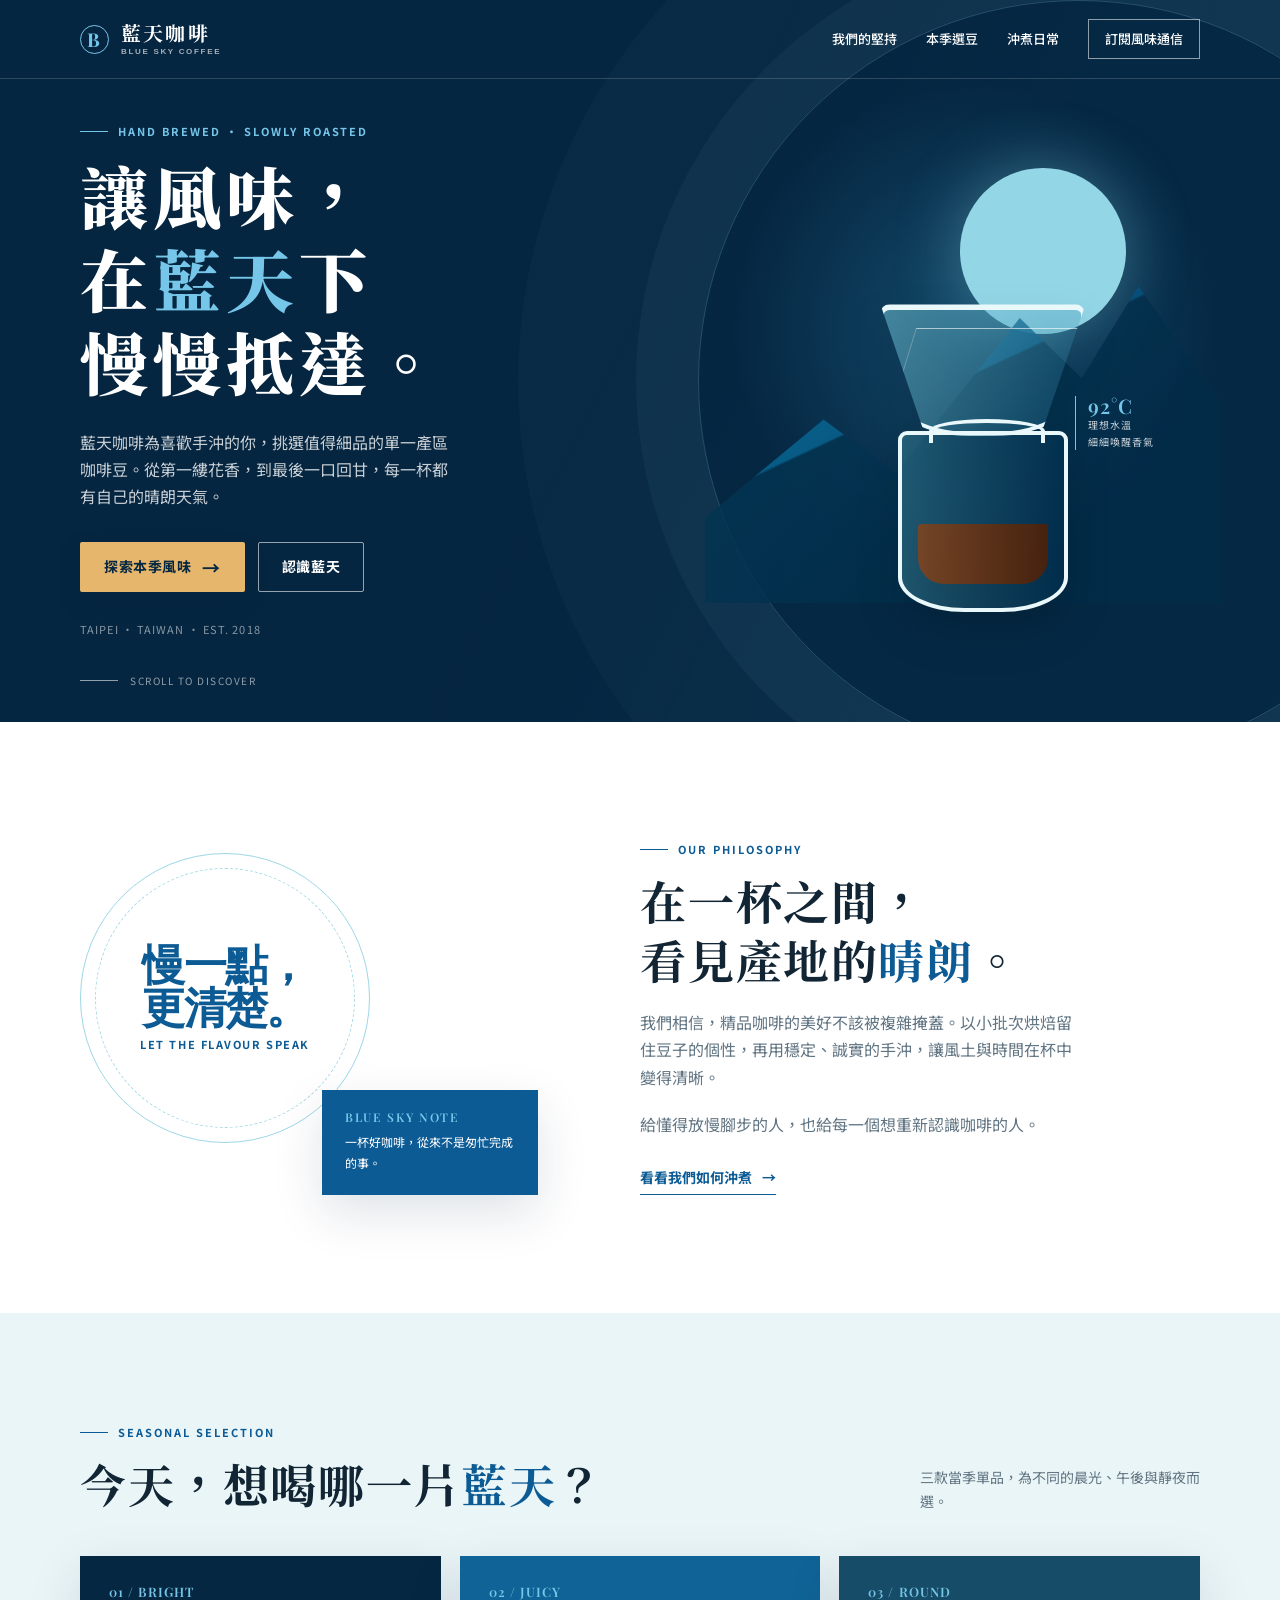
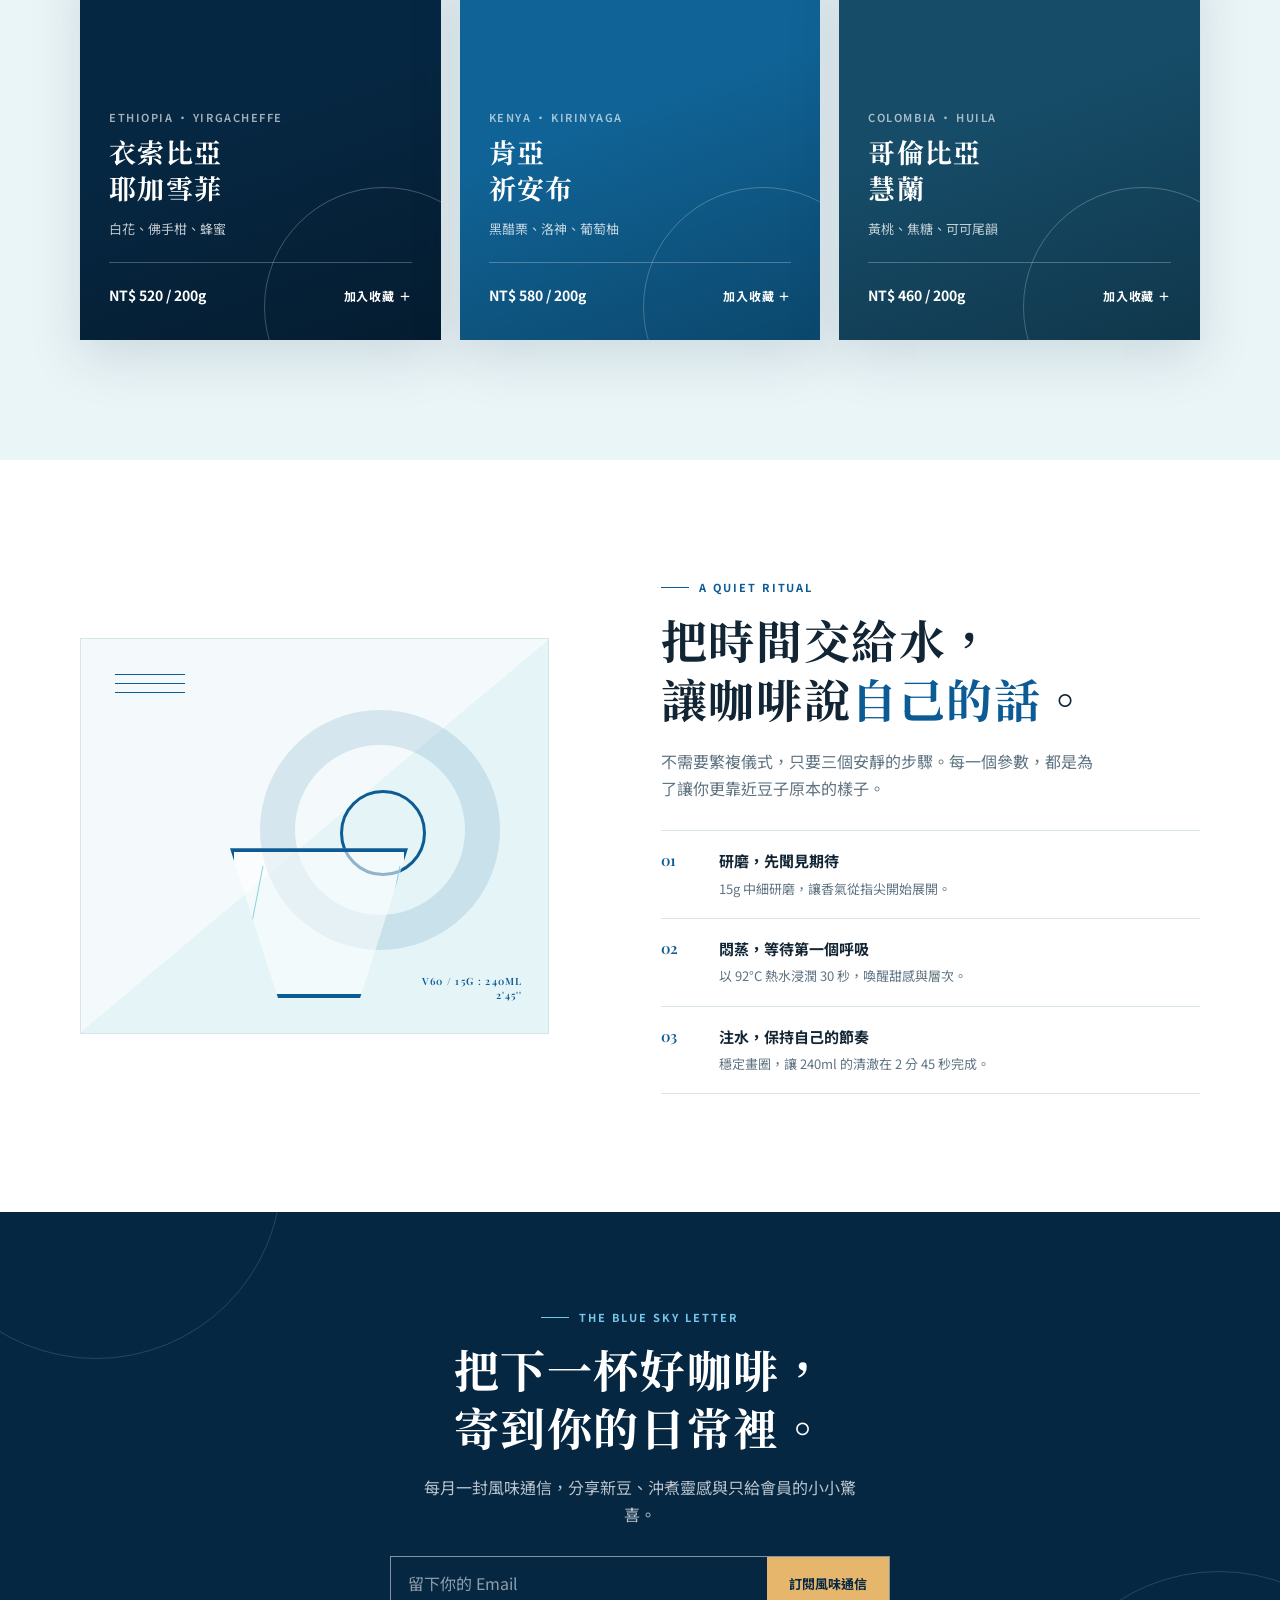
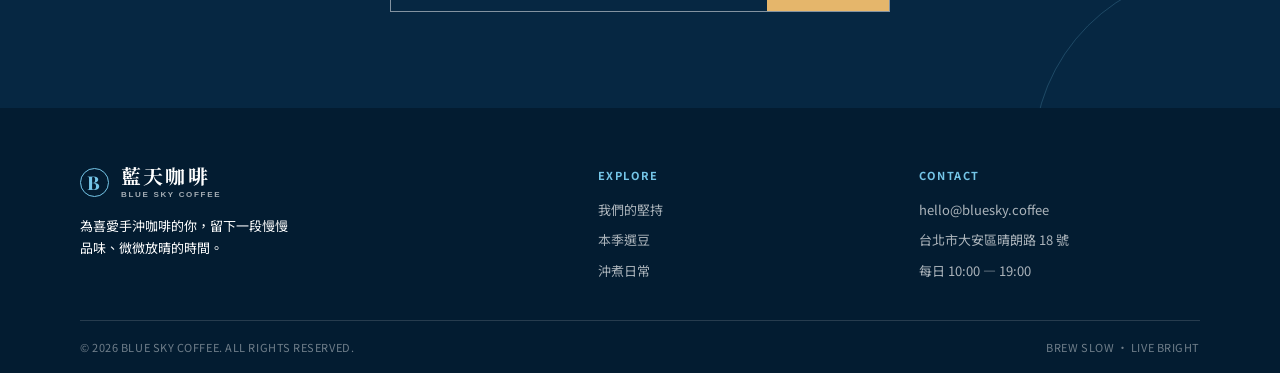
<file: outline/index.html>
<!DOCTYPE html>
<html lang="zh-Hant">
<head>
  <meta charset="UTF-8">
  <meta name="viewport" content="width=device-width, initial-scale=1.0">
  <meta name="description" content="藍天咖啡，為手沖咖啡愛好者挑選當季精品咖啡豆，讓每一杯都清澈、明亮、值得細品。">
  <title>藍天咖啡｜讓風味，慢慢抵達</title>
  <link rel="preconnect" href="https://fonts.googleapis.com">
  <link rel="preconnect" href="https://fonts.gstatic.com" crossorigin>
  <link href="https://fonts.googleapis.com/css2?family=Noto+Sans+TC:wght@400;500;600;700&family=Noto+Serif+TC:wght@500;600;700;900&family=Playfair+Display:ital,wght@0,600;0,700;1,600&display=swap" rel="stylesheet">
  <style>
    :root {
      --navy: #062742;
      --blue: #0c5b95;
      --sky: #75c6e8;
      --mist: #eaf5f7;
      --cream: #fbfaf6;
      --ink: #122534;
      --muted: #607482;
      --line: #d7e4e8;
      --sand: #e5b66b;
      --shadow: 0 18px 50px rgba(6, 39, 66, .13);
    }

    * { box-sizing: border-box; }
    html { scroll-behavior: smooth; }
    body {
      margin: 0;
      color: var(--ink);
      background: var(--cream);
      font-family: "Noto Sans TC", sans-serif;
      font-size: 16px;
      line-height: 1.7;
      -webkit-font-smoothing: antialiased;
    }

    a { color: inherit; text-decoration: none; }
    button, input { font: inherit; }
    button { cursor: pointer; }
    .wrap { width: min(1120px, calc(100% - 48px)); margin: 0 auto; }
    .serif { font-family: "Noto Serif TC", serif; }
    .eyebrow {
      display: flex;
      align-items: center;
      gap: 10px;
      margin: 0 0 13px;
      color: var(--blue);
      font-size: 11px;
      font-weight: 700;
      letter-spacing: .18em;
    }
    .eyebrow::before { content: ""; width: 28px; height: 1px; background: currentColor; }
    .section-title {
      margin: 0;
      font: 700 clamp(30px, 4vw, 46px)/1.28 "Noto Serif TC", serif;
      letter-spacing: .035em;
    }
    .section-title em { color: var(--blue); font-style: normal; }
    .section-copy { max-width: 48ch; margin: 20px 0 0; color: var(--muted); }
    .button {
      display: inline-flex;
      align-items: center;
      justify-content: center;
      gap: 11px;
      min-height: 50px;
      padding: 12px 23px;
      border: 1px solid transparent;
      border-radius: 2px;
      font-size: 14px;
      font-weight: 700;
      letter-spacing: .04em;
      transition: transform .22s ease, box-shadow .22s ease, background .22s ease;
    }
    .button:hover { transform: translateY(-2px); }
    .button:focus-visible, a:focus-visible { outline: 3px solid var(--sky); outline-offset: 4px; }
    .button-primary { color: var(--navy); background: var(--sand); box-shadow: 0 9px 22px rgba(1, 35, 59, .2); }
    .button-primary:hover { background: #f0c77f; }
    .button-outline { color: #fff; border-color: rgba(255,255,255,.58); }
    .button-outline:hover { background: rgba(255,255,255,.1); }
    .arrow { font-size: 18px; line-height: 1; }

    /* Header */
    .site-header {
      position: absolute;
      z-index: 10;
      width: 100%;
      color: #fff;
      border-bottom: 1px solid rgba(255, 255, 255, .16);
    }
    .nav { display: flex; align-items: center; justify-content: space-between; min-height: 78px; }
    .brand { display: flex; align-items: center; gap: 12px; font: 700 20px/1 "Noto Serif TC", serif; letter-spacing: .11em; }
    .brand-mark {
      display: grid;
      width: 29px;
      height: 29px;
      place-items: center;
      border: 1px solid var(--sky);
      border-radius: 50%;
      color: var(--sky);
      font: 700 19px/1 "Playfair Display", serif;
    }
    .brand small { display: block; margin-top: 5px; color: rgba(255,255,255,.64); font: 600 8px/1 sans-serif; letter-spacing: .21em; }
    .nav-links { display: flex; align-items: center; gap: 29px; font-size: 13px; font-weight: 500; }
    .nav-links a { position: relative; padding: 6px 0; }
    .nav-links a:not(.nav-cta)::after { content: ""; position: absolute; right: 0; bottom: 0; left: 0; height: 1px; background: var(--sky); transform: scaleX(0); transform-origin: right; transition: transform .22s; }
    .nav-links a:not(.nav-cta):hover::after { transform: scaleX(1); transform-origin: left; }
    .nav-cta { padding: 8px 16px !important; border: 1px solid rgba(255,255,255,.55); }
    .nav-cta:hover { color: var(--navy); background: #fff; }
    .menu-toggle { display: none; border: 0; color: #fff; background: transparent; }

    /* Hero */
    .hero { position: relative; min-height: 704px; overflow: hidden; color: #fff; background: var(--navy); }
    .hero::before {
      content: "";
      position: absolute;
      inset: 0;
      opacity: .36;
      background: radial-gradient(circle at 76% 45%, rgba(55, 167, 212, .75), transparent 23%), linear-gradient(117deg, rgba(4,25,45,.22) 0 48%, rgba(5,47,78,.82) 78%);
    }
    .hero::after {
      content: "";
      position: absolute;
      top: 0;
      right: -180px;
      width: 760px;
      height: 760px;
      border: 1px solid rgba(153,220,240,.22);
      border-radius: 50%;
      box-shadow: 0 0 0 62px rgba(153,220,240,.045), 0 0 0 180px rgba(153,220,240,.025);
    }
    .hero-grid { position: relative; z-index: 1; display: grid; grid-template-columns: 1.02fr .98fr; gap: 45px; align-items: center; min-height: 704px; padding: 122px 0 72px; }
    .hero .eyebrow { color: var(--sky); }
    .hero-title { max-width: 13ch; margin: 0; font: 900 clamp(42px, 5.5vw, 68px)/1.22 "Noto Serif TC", serif; letter-spacing: .075em; }
    .hero-title .blue { color: var(--sky); }
    .hero-lede { max-width: 42ch; margin: 26px 0 32px; color: rgba(255,255,255,.78); font-size: 16px; }
    .hero-actions { display: flex; flex-wrap: wrap; gap: 13px; }
    .hero-note { margin-top: 28px; color: rgba(255,255,255,.52); font-size: 11px; letter-spacing: .1em; }
    .hero-art { position: relative; min-height: 453px; }
    .sun { position: absolute; top: 2%; right: 14%; width: 166px; height: 166px; border-radius: 50%; background: #93d6e6; box-shadow: 0 0 65px rgba(145,215,233,.36); }
    .mountain { position: absolute; right: -4%; bottom: 2%; width: 98%; height: 70%; clip-path: polygon(0 73%, 23% 42%, 37% 59%, 61% 10%, 73% 29%, 84% 0, 100% 37%, 100% 100%, 0 100%); background: linear-gradient(135deg, #0b7eac, #06446f 70%); opacity: .85; }
    .mountain::after { content: ""; position: absolute; inset: 0; background: linear-gradient(155deg, transparent 38%, rgba(2,35,58,.72) 38.5% 100%); }
    .coffee-vessel { position: absolute; z-index: 2; right: 17%; bottom: 0; width: 255px; filter: drop-shadow(0 22px 21px rgba(0,0,0,.23)); }
    .dripper { position: relative; width: 205px; height: 132px; margin: 0 auto -5px; border: 4px solid #e9f8fa; border-top-width: 6px; border-radius: 10px 10px 44% 44%; background: linear-gradient(115deg, rgba(123,206,225,.5), rgba(26,118,161,.23)); clip-path: polygon(0 0,100% 0,78% 100%,22% 100%); }
    .dripper::after { content: ""; position: absolute; inset: 18px 16px 0; border-top: 1px solid rgba(255,255,255,.6); border-left: 1px solid rgba(255,255,255,.25); transform: skewX(-17deg); }
    .carafe { position: relative; width: 170px; height: 181px; margin: 0 auto; border: 4px solid #e9f8fa; border-radius: 9px 9px 39% 39% / 9px 9px 19% 19%; background: linear-gradient(90deg, rgba(110,211,229,.26), rgba(1,52,87,.52)); }
    .carafe::before { content: ""; position: absolute; top: -16px; left: 27px; width: 108px; height: 20px; border: 4px solid #e9f8fa; border-bottom: 0; border-radius: 50% 50% 0 0; }
    .carafe::after { content: ""; position: absolute; right: 16px; bottom: 24px; left: 16px; height: 60px; border-radius: 3px 3px 26px 26px; background: linear-gradient(90deg, rgba(133,67,26,.84), rgba(76,33,9,.92)); }
    .art-label { position: absolute; z-index: 3; top: 50%; right: 2%; width: 114px; padding-left: 12px; border-left: 1px solid var(--sky); color: rgba(255,255,255,.78); font-size: 10px; line-height: 1.7; letter-spacing: .1em; }
    .art-label strong { display: block; color: var(--sky); font: 600 20px/1 "Playfair Display", serif; }
    .scroll-line { position: absolute; bottom: 23px; left: max(24px, calc((100% - 1120px) / 2)); z-index: 2; display: flex; align-items: center; gap: 12px; color: rgba(255,255,255,.56); font-size: 10px; letter-spacing: .15em; }
    .scroll-line::before { content: ""; width: 38px; height: 1px; background: currentColor; }

    /* Intro */
    .intro { padding: 118px 0; background: #fff; }
    .intro-grid { display: grid; grid-template-columns: .9fr 1.1fr; gap: clamp(45px, 8vw, 105px); align-items: center; }
    .intro-stamp { position: relative; min-height: 355px; }
    .stamp-circle { position: absolute; inset: 13px auto auto 0; display: grid; width: 290px; height: 290px; place-items: center; border: 1px solid #9dd7e7; border-radius: 50%; color: var(--blue); text-align: center; }
    .stamp-circle::before { content: ""; position: absolute; inset: 14px; border: 1px dashed #a5d9e6; border-radius: 50%; }
    .stamp-circle strong { display: block; font: 700 43px/1 "Playfair Display", serif; letter-spacing: -.04em; }
    .stamp-circle span { display: block; margin-top: 8px; font-size: 11px; font-weight: 700; letter-spacing: .14em; }
    .stamp-card { position: absolute; right: 0; bottom: 0; width: 216px; padding: 21px 23px; color: #fff; background: var(--blue); box-shadow: var(--shadow); }
    .stamp-card p { margin: 0; font-size: 12px; line-height: 1.8; }
    .stamp-card b { display: block; margin-bottom: 8px; color: var(--sky); font: 600 12px/1 "Playfair Display", serif; letter-spacing: .14em; }
    .intro .section-copy { font-size: 16px; }
    .intro-link { display: inline-flex; gap: 10px; margin-top: 28px; padding-bottom: 4px; border-bottom: 1px solid var(--blue); color: var(--blue); font-size: 14px; font-weight: 700; }

    /* Coffees */
    .coffee-section { padding: 110px 0 120px; background: var(--mist); }
    .section-head { display: flex; align-items: end; justify-content: space-between; gap: 30px; margin-bottom: 43px; }
    .section-head .section-copy { max-width: 35ch; margin: 0; font-size: 14px; }
    .coffee-grid { display: grid; grid-template-columns: repeat(3, 1fr); gap: 19px; }
    .coffee-card { position: relative; min-height: 384px; overflow: hidden; color: #fff; background: var(--navy); box-shadow: var(--shadow); }
    .coffee-card::before { content: ""; position: absolute; right: -63px; bottom: -87px; width: 238px; height: 238px; border: 1px solid rgba(255,255,255,.29); border-radius: 50%; }
    .coffee-card::after { content: ""; position: absolute; top: 0; right: 0; bottom: 0; left: 0; background: linear-gradient(160deg, transparent 42%, rgba(0,0,0,.28)); pointer-events: none; }
    .coffee-card:nth-child(2) { background: #106396; }
    .coffee-card:nth-child(3) { background: #164c68; }
    .coffee-content { position: relative; z-index: 1; display: flex; flex-direction: column; min-height: 384px; padding: 29px; }
    .coffee-number { color: var(--sky); font: 600 13px/1 "Playfair Display", serif; letter-spacing: .08em; }
    .coffee-origin { margin: auto 0 7px; color: rgba(255,255,255,.63); font-size: 11px; font-weight: 600; letter-spacing: .14em; }
    .coffee-card h3 { margin: 0; font: 700 27px/1.35 "Noto Serif TC", serif; letter-spacing: .05em; }
    .coffee-notes { margin: 11px 0 22px; color: rgba(255,255,255,.75); font-size: 13px; }
    .coffee-bottom { display: flex; align-items: center; justify-content: space-between; padding-top: 18px; border-top: 1px solid rgba(255,255,255,.25); }
    .price { font-size: 14px; font-weight: 700; }
    .add-button { padding: 5px 0; border: 0; color: #fff; background: none; font-size: 12px; font-weight: 700; letter-spacing: .07em; }
    .add-button:hover { color: var(--sand); }

    /* Brew process */
    .brew { overflow: hidden; padding: 118px 0; background: #fff; }
    .brew-grid { display: grid; grid-template-columns: .93fr 1.07fr; gap: clamp(44px, 9vw, 112px); align-items: center; }
    .brew-visual { position: relative; min-height: 396px; border: 1px solid var(--line); background: linear-gradient(140deg, #f4fafb 0 50%, #e5f4f7 50%); }
    .brew-visual::before { content: ""; position: absolute; top: 35px; left: 34px; width: 70px; height: 1px; background: var(--blue); box-shadow: 0 9px 0 var(--blue), 0 18px 0 var(--blue); }
    .pour-ring { position: absolute; top: 71px; right: 48px; width: 240px; height: 240px; border: 35px solid rgba(12,91,149,.13); border-radius: 50%; }
    .pour-ring::after { content: ""; position: absolute; top: 45px; left: 45px; width: 80px; height: 80px; border: 3px solid var(--blue); border-radius: 50%; }
    .brew-v60 { position: absolute; bottom: 35px; left: 51%; width: 178px; height: 150px; border: 4px solid var(--blue); background: rgba(255,255,255,.54); clip-path: polygon(0 0,100% 0,73% 100%,27% 100%); transform: translateX(-50%); }
    .brew-v60::before { content: ""; position: absolute; top: 14px; right: 16px; bottom: 0; left: 16px; border-left: 1px solid #8dcce0; border-right: 1px solid #8dcce0; transform: skewX(-11deg); }
    .brew-caption { position: absolute; right: 25px; bottom: 21px; color: var(--blue); font: 600 10px/1.4 "Playfair Display", serif; letter-spacing: .13em; text-align: right; }
    .brew-steps { display: grid; gap: 0; margin: 28px 0 0; padding: 0; list-style: none; }
    .brew-steps li { display: grid; grid-template-columns: 43px 1fr; gap: 15px; padding: 17px 0; border-top: 1px solid var(--line); }
    .brew-steps li:last-child { border-bottom: 1px solid var(--line); }
    .step-no { color: var(--blue); font: 600 15px/1.7 "Playfair Display", serif; }
    .step-copy b { display: block; font-size: 15px; }
    .step-copy span { color: var(--muted); font-size: 13px; }

    /* CTA and Footer */
    .visit { position: relative; overflow: hidden; padding: 96px 0; color: #fff; background: var(--navy); text-align: center; }
    .visit::before, .visit::after { content: ""; position: absolute; width: 370px; height: 370px; border: 1px solid rgba(117,198,232,.21); border-radius: 50%; }
    .visit::before { top: -225px; left: -90px; }
    .visit::after { right: -125px; bottom: -235px; }
    .visit .wrap { position: relative; z-index: 1; }
    .visit .eyebrow { justify-content: center; color: var(--sky); }
    .visit .section-title { font-size: clamp(30px, 4vw, 45px); }
    .visit p:not(.eyebrow) { max-width: 48ch; margin: 19px auto 28px; color: rgba(255,255,255,.73); }
    .subscribe { display: flex; max-width: 500px; margin: 0 auto; border: 1px solid rgba(255,255,255,.5); }
    .subscribe input { min-width: 0; flex: 1; padding: 13px 17px; border: 0; outline: none; color: #fff; background: transparent; }
    .subscribe input::placeholder { color: rgba(255,255,255,.55); }
    .subscribe button { padding: 0 22px; border: 0; color: var(--navy); background: var(--sand); font-size: 13px; font-weight: 700; white-space: nowrap; }
    .subscribe button:hover { background: #f0c77f; }
    footer { color: rgba(255,255,255,.67); background: #031c31; }
    .footer-top { display: grid; grid-template-columns: 1.7fr 1fr 1fr; gap: 40px; padding: 58px 0 38px; }
    .footer-brand { color: #fff; }
    .footer-brand p { max-width: 31ch; margin: 16px 0 0; font-size: 13px; }
    .footer-heading { margin: 0 0 15px; color: var(--sky); font-size: 11px; font-weight: 700; letter-spacing: .14em; }
    .footer-list { margin: 0; padding: 0; list-style: none; font-size: 13px; }
    .footer-list li + li { margin-top: 8px; }
    .footer-list a:hover { color: #fff; }
    .footer-bottom { display: flex; justify-content: space-between; gap: 24px; padding: 17px 0; border-top: 1px solid rgba(255,255,255,.14); color: rgba(255,255,255,.43); font-size: 11px; letter-spacing: .05em; }

    .toast { position: fixed; right: 22px; bottom: 22px; z-index: 20; max-width: min(330px, calc(100% - 44px)); padding: 13px 18px; border-left: 3px solid var(--sand); color: #fff; background: var(--navy); box-shadow: var(--shadow); opacity: 0; pointer-events: none; transform: translateY(12px); transition: opacity .25s, transform .25s; font-size: 13px; }
    .toast.show { opacity: 1; transform: translateY(0); }

    .reveal { opacity: 0; transform: translateY(18px); transition: opacity .65s ease, transform .65s ease; }
    .reveal.visible { opacity: 1; transform: translateY(0); }

    @media (max-width: 820px) {
      .nav { min-height: 68px; }
      .menu-toggle { display: block; width: 42px; height: 42px; font-size: 23px; }
      .nav-links { position: absolute; top: 68px; right: 0; left: 0; display: grid; gap: 0; max-height: 0; overflow: hidden; background: #05233c; transition: max-height .27s ease; }
      .nav-links.open { max-height: 300px; border-top: 1px solid rgba(255,255,255,.12); }
      .nav-links a { padding: 13px 24px; border-bottom: 1px solid rgba(255,255,255,.09); }
      .nav-links .nav-cta { margin: 11px 24px; text-align: center; }
      .hero, .hero-grid { min-height: 710px; }
      .hero-grid { grid-template-columns: 1fr; padding-top: 115px; }
      .hero-art { min-height: 278px; margin-top: -35px; }
      .sun { right: 14%; width: 114px; height: 114px; }
      .mountain { width: 82%; height: 92%; }
      .coffee-vessel { right: 15%; transform: scale(.72); transform-origin: bottom right; }
      .art-label { top: 44%; right: 1%; }
      .intro-grid, .brew-grid { grid-template-columns: 1fr; }
      .intro-stamp { max-width: 510px; width: 100%; }
      .coffee-grid { grid-template-columns: 1fr 1fr; }
      .coffee-card:last-child { grid-column: span 2; }
      .footer-top { grid-template-columns: 1.4fr 1fr; }
      .footer-brand { grid-column: span 2; }
    }

    @media (max-width: 560px) {
      .wrap { width: min(100% - 34px, 1120px); }
      .hero, .hero-grid { min-height: 680px; }
      .hero-grid { padding-top: 100px; padding-bottom: 48px; }
      .hero-title { font-size: 40px; }
      .hero-lede { margin: 18px 0 23px; font-size: 14px; }
      .hero-art { min-height: 240px; }
      .art-label { display: none; }
      .scroll-line { bottom: 12px; left: 17px; }
      .intro, .coffee-section, .brew { padding: 76px 0; }
      .stamp-circle { width: 245px; height: 245px; }
      .stamp-card { width: 185px; padding: 16px; }
      .section-head { display: block; }
      .section-head .section-copy { margin-top: 15px; }
      .coffee-grid { grid-template-columns: 1fr; }
      .coffee-card, .coffee-card:last-child { grid-column: auto; min-height: 330px; }
      .coffee-content { min-height: 330px; }
      .brew-visual { min-height: 310px; }
      .pour-ring { top: 48px; right: 25px; width: 190px; height: 190px; border-width: 27px; }
      .visit { padding: 76px 0; }
      .subscribe { display: block; border: 0; }
      .subscribe input { width: 100%; border: 1px solid rgba(255,255,255,.5); }
      .subscribe button { width: 100%; min-height: 48px; margin-top: 9px; }
      .footer-top { grid-template-columns: 1fr; gap: 30px; }
      .footer-brand { grid-column: auto; }
      .footer-bottom { display: block; }
      .footer-bottom span + span { display: block; margin-top: 6px; }
    }

    @media (prefers-reduced-motion: reduce) {
      html { scroll-behavior: auto; }
      *, *::before, *::after { transition-duration: .01ms !important; animation-duration: .01ms !important; }
      .reveal { opacity: 1; transform: none; }
    }
  </style>
</head>
<body>
  <header class="site-header" id="top">
    <nav class="nav wrap" aria-label="主要導覽">
      <a class="brand" href="#top" aria-label="回到藍天咖啡首頁">
        <span class="brand-mark">B</span>
        <span>藍天咖啡<small>BLUE SKY COFFEE</small></span>
      </a>
      <button class="menu-toggle" type="button" aria-label="開啟導覽選單" aria-expanded="false" aria-controls="navLinks">☰</button>
      <div class="nav-links" id="navLinks">
        <a href="#story">我們的堅持</a>
        <a href="#coffee">本季選豆</a>
        <a href="#brew">沖煮日常</a>
        <a class="nav-cta" href="#visit">訂閱風味通信</a>
      </div>
    </nav>
  </header>

  <main>
    <section class="hero" aria-labelledby="heroTitle">
      <div class="hero-grid wrap">
        <div class="reveal">
          <p class="eyebrow">HAND BREWED · SLOWLY ROASTED</p>
          <h1 class="hero-title" id="heroTitle">讓風味，<br>在<span class="blue">藍天</span>下<br>慢慢抵達。</h1>
          <p class="hero-lede">藍天咖啡為喜歡手沖的你，挑選值得細品的單一產區咖啡豆。從第一縷花香，到最後一口回甘，每一杯都有自己的晴朗天氣。</p>
          <div class="hero-actions">
            <a class="button button-primary" href="#coffee">探索本季風味 <span class="arrow">→</span></a>
            <a class="button button-outline" href="#story">認識藍天</a>
          </div>
          <p class="hero-note">TAIPEI · TAIWAN · EST. 2018</p>
        </div>
        <div class="hero-art" aria-hidden="true">
          <div class="sun"></div>
          <div class="mountain"></div>
          <div class="coffee-vessel"><div class="dripper"></div><div class="carafe"></div></div>
          <p class="art-label"><strong>92°C</strong>理想水溫<br>細細喚醒香氣</p>
        </div>
      </div>
      <p class="scroll-line">SCROLL TO DISCOVER</p>
    </section>

    <section class="intro" id="story" aria-labelledby="storyTitle">
      <div class="intro-grid wrap">
        <div class="intro-stamp reveal" aria-hidden="true">
          <div class="stamp-circle"><div><strong>慢一點，<br>更清楚。</strong><span>LET THE FLAVOUR SPEAK</span></div></div>
          <div class="stamp-card"><b>BLUE SKY NOTE</b><p>一杯好咖啡，從來不是匆忙完成的事。</p></div>
        </div>
        <div class="reveal">
          <p class="eyebrow">OUR PHILOSOPHY</p>
          <h2 class="section-title" id="storyTitle">在一杯之間，<br>看見產地的<em>晴朗</em>。</h2>
          <p class="section-copy">我們相信，精品咖啡的美好不該被複雜掩蓋。以小批次烘焙留住豆子的個性，再用穩定、誠實的手沖，讓風土與時間在杯中變得清晰。</p>
          <p class="section-copy">給懂得放慢腳步的人，也給每一個想重新認識咖啡的人。</p>
          <a class="intro-link" href="#brew">看看我們如何沖煮 <span>→</span></a>
        </div>
      </div>
    </section>

    <section class="coffee-section" id="coffee" aria-labelledby="coffeeTitle">
      <div class="wrap">
        <div class="section-head reveal">
          <div><p class="eyebrow">SEASONAL SELECTION</p><h2 class="section-title" id="coffeeTitle">今天，想喝哪一片<em>藍天</em>？</h2></div>
          <p class="section-copy">三款當季單品，為不同的晨光、午後與靜夜而選。</p>
        </div>
        <div class="coffee-grid">
          <article class="coffee-card reveal">
            <div class="coffee-content">
              <span class="coffee-number">01 / BRIGHT</span>
              <p class="coffee-origin">ETHIOPIA · YIRGACHEFFE</p>
              <h3>衣索比亞<br>耶加雪菲</h3>
              <p class="coffee-notes">白花、佛手柑、蜂蜜</p>
              <div class="coffee-bottom"><span class="price">NT$ 520 / 200g</span><button class="add-button" type="button" data-coffee="衣索比亞・耶加雪菲">加入收藏 ＋</button></div>
            </div>
          </article>
          <article class="coffee-card reveal">
            <div class="coffee-content">
              <span class="coffee-number">02 / JUICY</span>
              <p class="coffee-origin">KENYA · KIRINYAGA</p>
              <h3>肯亞<br>祈安布</h3>
              <p class="coffee-notes">黑醋栗、洛神、葡萄柚</p>
              <div class="coffee-bottom"><span class="price">NT$ 580 / 200g</span><button class="add-button" type="button" data-coffee="肯亞・祈安布">加入收藏 ＋</button></div>
            </div>
          </article>
          <article class="coffee-card reveal">
            <div class="coffee-content">
              <span class="coffee-number">03 / ROUND</span>
              <p class="coffee-origin">COLOMBIA · HUILA</p>
              <h3>哥倫比亞<br>慧蘭</h3>
              <p class="coffee-notes">黃桃、焦糖、可可尾韻</p>
              <div class="coffee-bottom"><span class="price">NT$ 460 / 200g</span><button class="add-button" type="button" data-coffee="哥倫比亞・慧蘭">加入收藏 ＋</button></div>
            </div>
          </article>
        </div>
      </div>
    </section>

    <section class="brew" id="brew" aria-labelledby="brewTitle">
      <div class="brew-grid wrap">
        <div class="brew-visual reveal" aria-hidden="true">
          <div class="pour-ring"></div><div class="brew-v60"></div><p class="brew-caption">V60 / 15G : 240ML<br>2'45''</p>
        </div>
        <div class="reveal">
          <p class="eyebrow">A QUIET RITUAL</p>
          <h2 class="section-title" id="brewTitle">把時間交給水，<br>讓咖啡說<em>自己的話</em>。</h2>
          <p class="section-copy">不需要繁複儀式，只要三個安靜的步驟。每一個參數，都是為了讓你更靠近豆子原本的樣子。</p>
          <ol class="brew-steps">
            <li><span class="step-no">01</span><span class="step-copy"><b>研磨，先聞見期待</b><span>15g 中細研磨，讓香氣從指尖開始展開。</span></span></li>
            <li><span class="step-no">02</span><span class="step-copy"><b>悶蒸，等待第一個呼吸</b><span>以 92°C 熱水浸潤 30 秒，喚醒甜感與層次。</span></span></li>
            <li><span class="step-no">03</span><span class="step-copy"><b>注水，保持自己的節奏</b><span>穩定畫圈，讓 240ml 的清澈在 2 分 45 秒完成。</span></span></li>
          </ol>
        </div>
      </div>
    </section>

    <section class="visit" id="visit" aria-labelledby="visitTitle">
      <div class="wrap reveal">
        <p class="eyebrow">THE BLUE SKY LETTER</p>
        <h2 class="section-title" id="visitTitle">把下一杯好咖啡，<br>寄到你的日常裡。</h2>
        <p>每月一封風味通信，分享新豆、沖煮靈感與只給會員的小小驚喜。</p>
        <form class="subscribe" id="subscribeForm">
          <input type="email" aria-label="電子郵件地址" placeholder="留下你的 Email" required>
          <button type="submit">訂閱風味通信</button>
        </form>
      </div>
    </section>
  </main>

  <footer>
    <div class="footer-top wrap">
      <div class="footer-brand"><a class="brand" href="#top"><span class="brand-mark">B</span><span>藍天咖啡<small>BLUE SKY COFFEE</small></span></a><p>為喜愛手沖咖啡的你，留下一段慢慢品味、微微放晴的時間。</p></div>
      <div><p class="footer-heading">EXPLORE</p><ul class="footer-list"><li><a href="#story">我們的堅持</a></li><li><a href="#coffee">本季選豆</a></li><li><a href="#brew">沖煮日常</a></li></ul></div>
      <div><p class="footer-heading">CONTACT</p><ul class="footer-list"><li><a href="mailto:hello@bluesky.coffee">hello@bluesky.coffee</a></li><li>台北市大安區晴朗路 18 號</li><li>每日 10:00 — 19:00</li></ul></div>
    </div>
    <div class="footer-bottom wrap"><span>© 2026 BLUE SKY COFFEE. ALL RIGHTS RESERVED.</span><span>BREW SLOW · LIVE BRIGHT</span></div>
  </footer>

  <div class="toast" id="toast" role="status" aria-live="polite"></div>
  <script>
    const menuToggle = document.querySelector('.menu-toggle');
    const navLinks = document.getElementById('navLinks');
    menuToggle.addEventListener('click', () => {
      const open = navLinks.classList.toggle('open');
      menuToggle.setAttribute('aria-expanded', open);
      menuToggle.setAttribute('aria-label', open ? '關閉導覽選單' : '開啟導覽選單');
      menuToggle.textContent = open ? '×' : '☰';
    });
    navLinks.querySelectorAll('a').forEach(link => link.addEventListener('click', () => {
      navLinks.classList.remove('open');
      menuToggle.setAttribute('aria-expanded', 'false');
      menuToggle.setAttribute('aria-label', '開啟導覽選單');
      menuToggle.textContent = '☰';
    }));

    const toast = document.getElementById('toast');
    let toastTimer;
    function showToast(message) {
      window.clearTimeout(toastTimer);
      toast.textContent = message;
      toast.classList.add('show');
      toastTimer = window.setTimeout(() => toast.classList.remove('show'), 2600);
    }
    document.querySelectorAll('[data-coffee]').forEach(button => button.addEventListener('click', () => {
      showToast(`已將「${button.dataset.coffee}」加入你的收藏。`);
    }));
    document.getElementById('subscribeForm').addEventListener('submit', event => {
      event.preventDefault();
      event.currentTarget.reset();
      showToast('謝謝訂閱，下一封晴朗的風味通信即將寄出。');
    });

    const reducedMotion = window.matchMedia('(prefers-reduced-motion: reduce)').matches;
    const revealItems = document.querySelectorAll('.reveal');
    if (reducedMotion || !('IntersectionObserver' in window)) {
      revealItems.forEach(item => item.classList.add('visible'));
    } else {
      const observer = new IntersectionObserver(entries => {
        entries.forEach(entry => {
          if (entry.isIntersecting) {
            entry.target.classList.add('visible');
            observer.unobserve(entry.target);
          }
        });
      }, { threshold: .12 });
      revealItems.forEach(item => observer.observe(item));
    }
  </script>
</body>
</html>
</file>
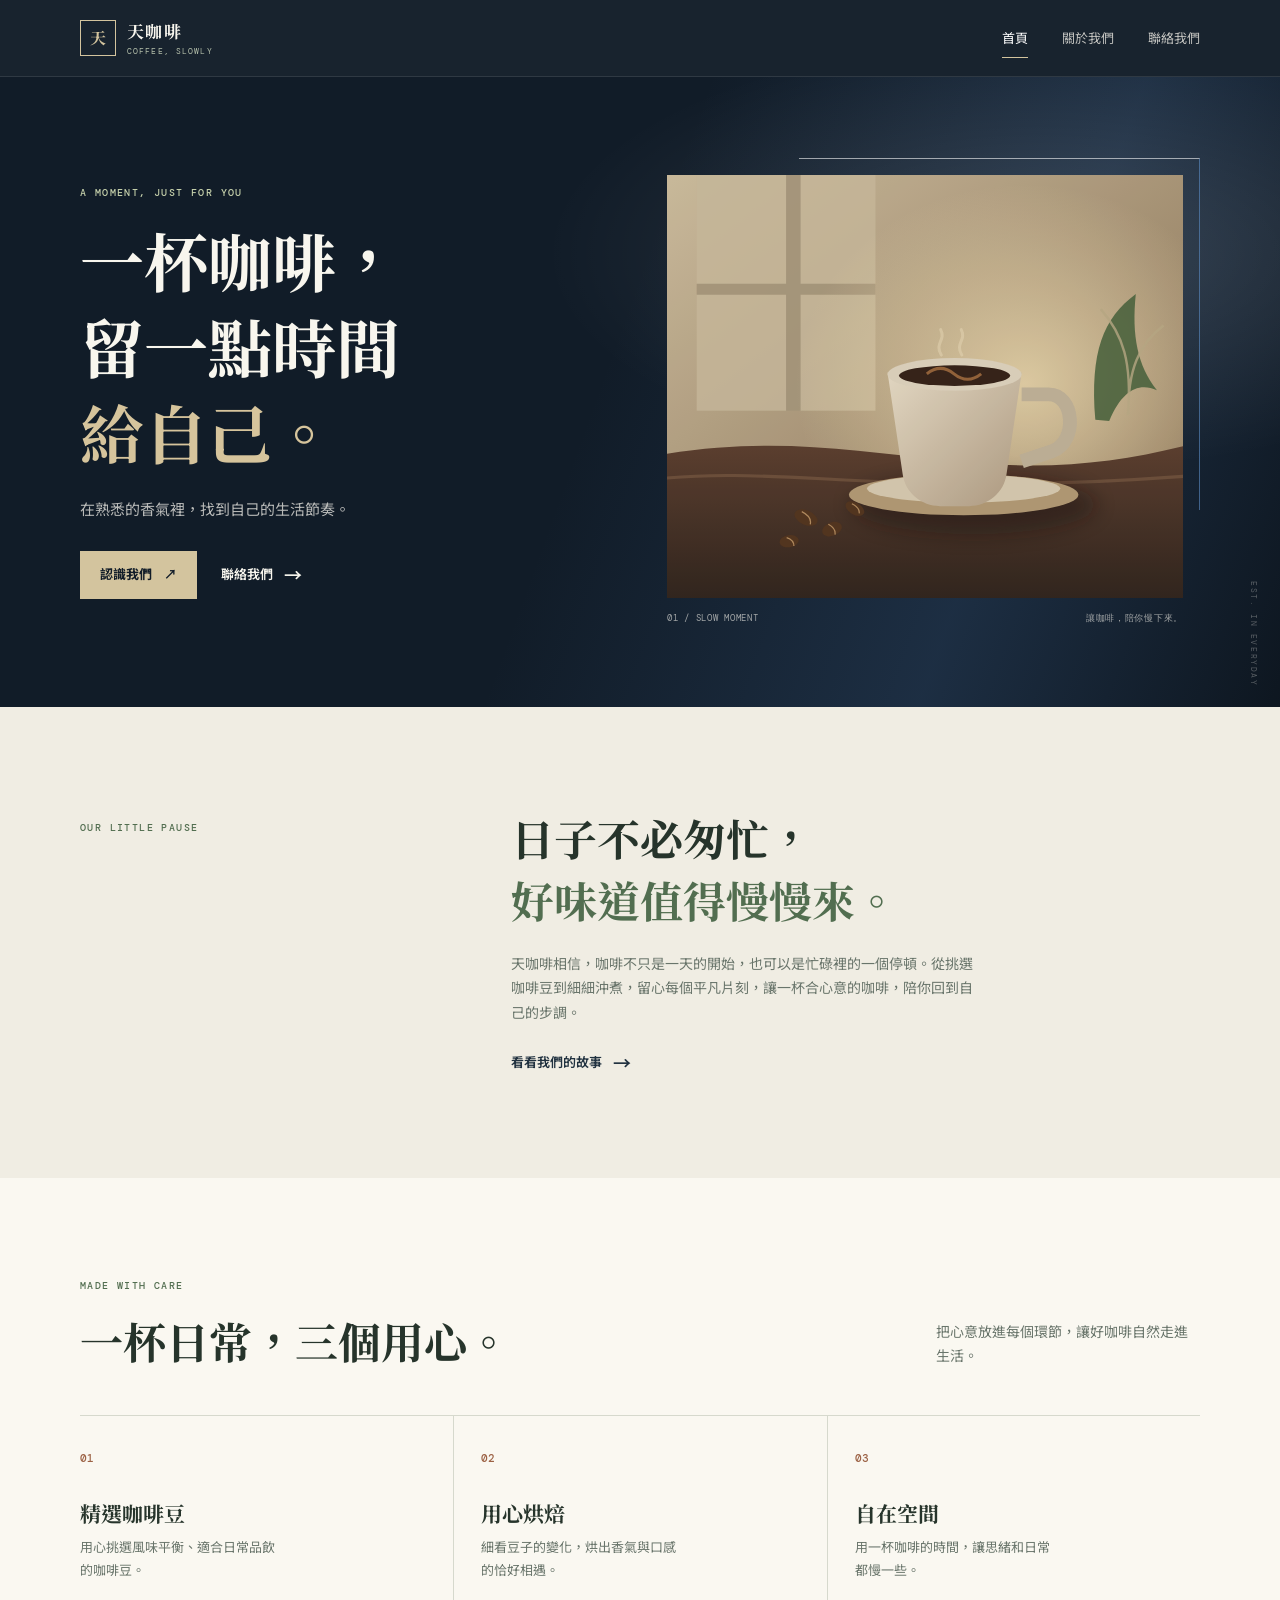
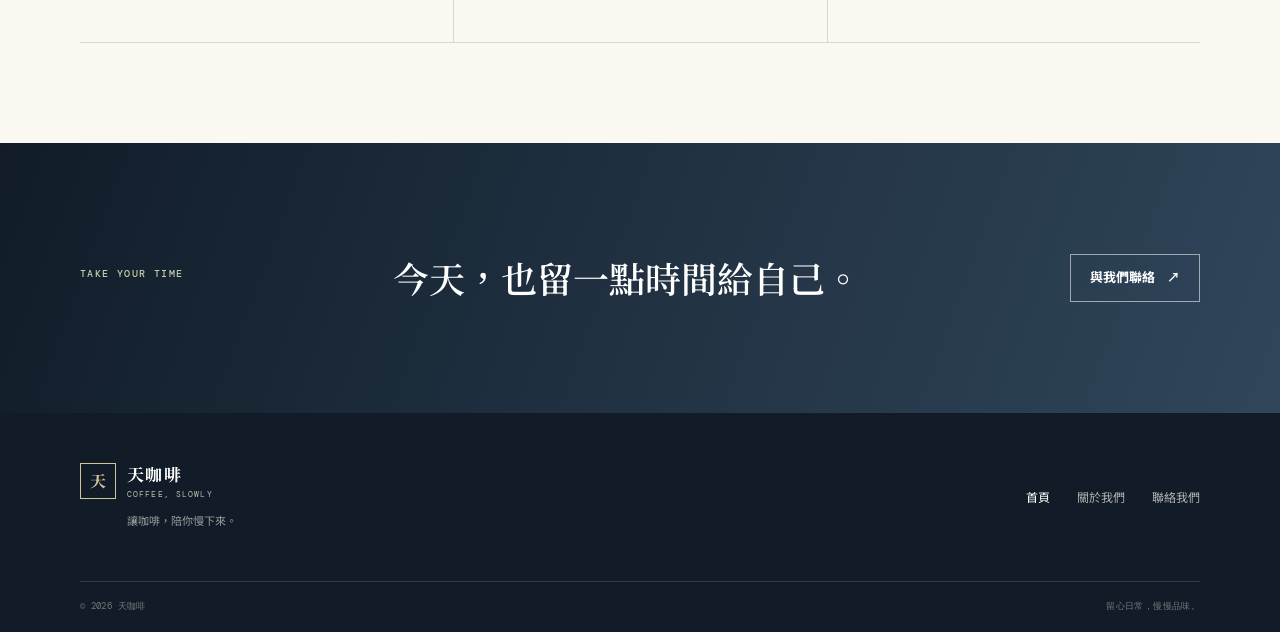
<file: pages/index.html>
<!doctype html>
<html lang="zh-Hant">
<head>
  <meta charset="utf-8">
  <meta name="viewport" content="width=device-width, initial-scale=1">
  <meta name="description" content="天咖啡，讓咖啡陪你慢下來。認識品牌故事、咖啡特色與聯絡方式。">
  <title>天咖啡｜讓咖啡，陪你慢下來</title>
  <link rel="preconnect" href="https://fonts.googleapis.com">
  <link rel="preconnect" href="https://fonts.gstatic.com" crossorigin>
  <link href="https://fonts.googleapis.com/css2?family=DM+Mono:wght@400;500&family=Noto+Sans+TC:wght@400;500;600;700&family=Noto+Serif+TC:wght@500;600;700;900&display=swap" rel="stylesheet">
  <link rel="stylesheet" href="assets/css/site.css">
  <script src="assets/js/site.js" defer></script>
</head>
<body>
  <a class="skip-link" href="#main">跳至主要內容</a>
  <header class="site-header">
    <div class="container nav-wrap">
      <a class="brand" href="index.html" aria-label="天咖啡首頁">
        <span class="brand-mark" aria-hidden="true">天</span>
        <span class="brand-name">天咖啡<small>COFFEE, SLOWLY</small></span>
      </a>
      <button class="menu-toggle" type="button" aria-expanded="false" aria-controls="site-nav" aria-label="展開導覽選單">
        <span></span><span></span>
      </button>
      <nav class="site-nav" id="site-nav" aria-label="主要導覽">
        <a href="index.html" aria-current="page">首頁</a>
        <a href="about.html">關於我們</a>
        <a href="contact.html">聯絡我們</a>
      </nav>
    </div>
  </header>

  <main id="main">
    <section class="hero">
      <div class="container hero-grid">
        <div class="hero-copy">
          <p class="eyebrow">A MOMENT, JUST FOR YOU</p>
          <h1>一杯咖啡，<br>留一點時間<br><em>給自己。</em></h1>
          <p class="hero-lede">在熟悉的香氣裡，找到自己的生活節奏。</p>
          <div class="hero-actions">
            <a class="button button-primary" href="about.html">認識我們 <span aria-hidden="true">↗</span></a>
            <a class="text-link" href="contact.html">聯絡我們 <span aria-hidden="true">→</span></a>
          </div>
        </div>
        <figure class="hero-image">
          <img src="assets/images/coffee-still-life.svg" alt="暖色光線下的一杯手沖咖啡與咖啡豆">
          <figcaption><span>01 / SLOW MOMENT</span><span>讓咖啡，陪你慢下來。</span></figcaption>
        </figure>
      </div>
      <div class="hero-index" aria-hidden="true">EST. IN EVERYDAY</div>
    </section>

    <section class="intro section-pad">
      <div class="container intro-grid">
        <p class="eyebrow">OUR LITTLE PAUSE</p>
        <div>
          <h2 class="section-title">日子不必匆忙，<br><em>好味道值得慢慢來。</em></h2>
          <p class="body-copy">天咖啡相信，咖啡不只是一天的開始，也可以是忙碌裡的一個停頓。從挑選咖啡豆到細細沖煮，留心每個平凡片刻，讓一杯合心意的咖啡，陪你回到自己的步調。</p>
          <a class="text-link dark-link" href="about.html">看看我們的故事 <span aria-hidden="true">→</span></a>
        </div>
      </div>
    </section>

    <section class="qualities section-pad">
      <div class="container">
        <div class="section-heading">
          <div><p class="eyebrow">MADE WITH CARE</p><h2 class="section-title">一杯日常，三個用心。</h2></div>
          <p class="body-copy">把心意放進每個環節，讓好咖啡自然走進生活。</p>
        </div>
        <div class="quality-grid">
          <article class="quality-item">
            <span class="quality-number">01</span>
            <h3>精選咖啡豆</h3>
            <p>用心挑選風味平衡、適合日常品飲的咖啡豆。</p>
          </article>
          <article class="quality-item">
            <span class="quality-number">02</span>
            <h3>用心烘焙</h3>
            <p>細看豆子的變化，烘出香氣與口感的恰好相遇。</p>
          </article>
          <article class="quality-item">
            <span class="quality-number">03</span>
            <h3>自在空間</h3>
            <p>用一杯咖啡的時間，讓思緒和日常都慢一些。</p>
          </article>
        </div>
      </div>
    </section>
    <section class="closing-band">
      <div class="container closing-inner">
        <p class="eyebrow">TAKE YOUR TIME</p>
        <h2>今天，也留一點時間給自己。</h2>
        <a class="button button-light" href="contact.html">與我們聯絡 <span aria-hidden="true">↗</span></a>
      </div>
    </section>
  </main>

  <footer class="site-footer">
    <div class="container footer-main">
      <div>
        <a class="brand footer-brand" href="index.html">
          <span class="brand-mark" aria-hidden="true">天</span>
          <span class="brand-name">天咖啡<small>COFFEE, SLOWLY</small></span>
        </a>
        <p class="footer-tagline">讓咖啡，陪你慢下來。</p>
      </div>
      <nav class="footer-nav" aria-label="頁尾導覽">
        <a href="index.html" aria-current="page">首頁</a>
        <a href="about.html">關於我們</a>
        <a href="contact.html">聯絡我們</a>
      </nav>
    </div>
    <div class="container footer-bottom"><span>© 2026 天咖啡</span><span>留心日常，慢慢品味。</span></div>
  </footer>
</body>
</html>
</file>
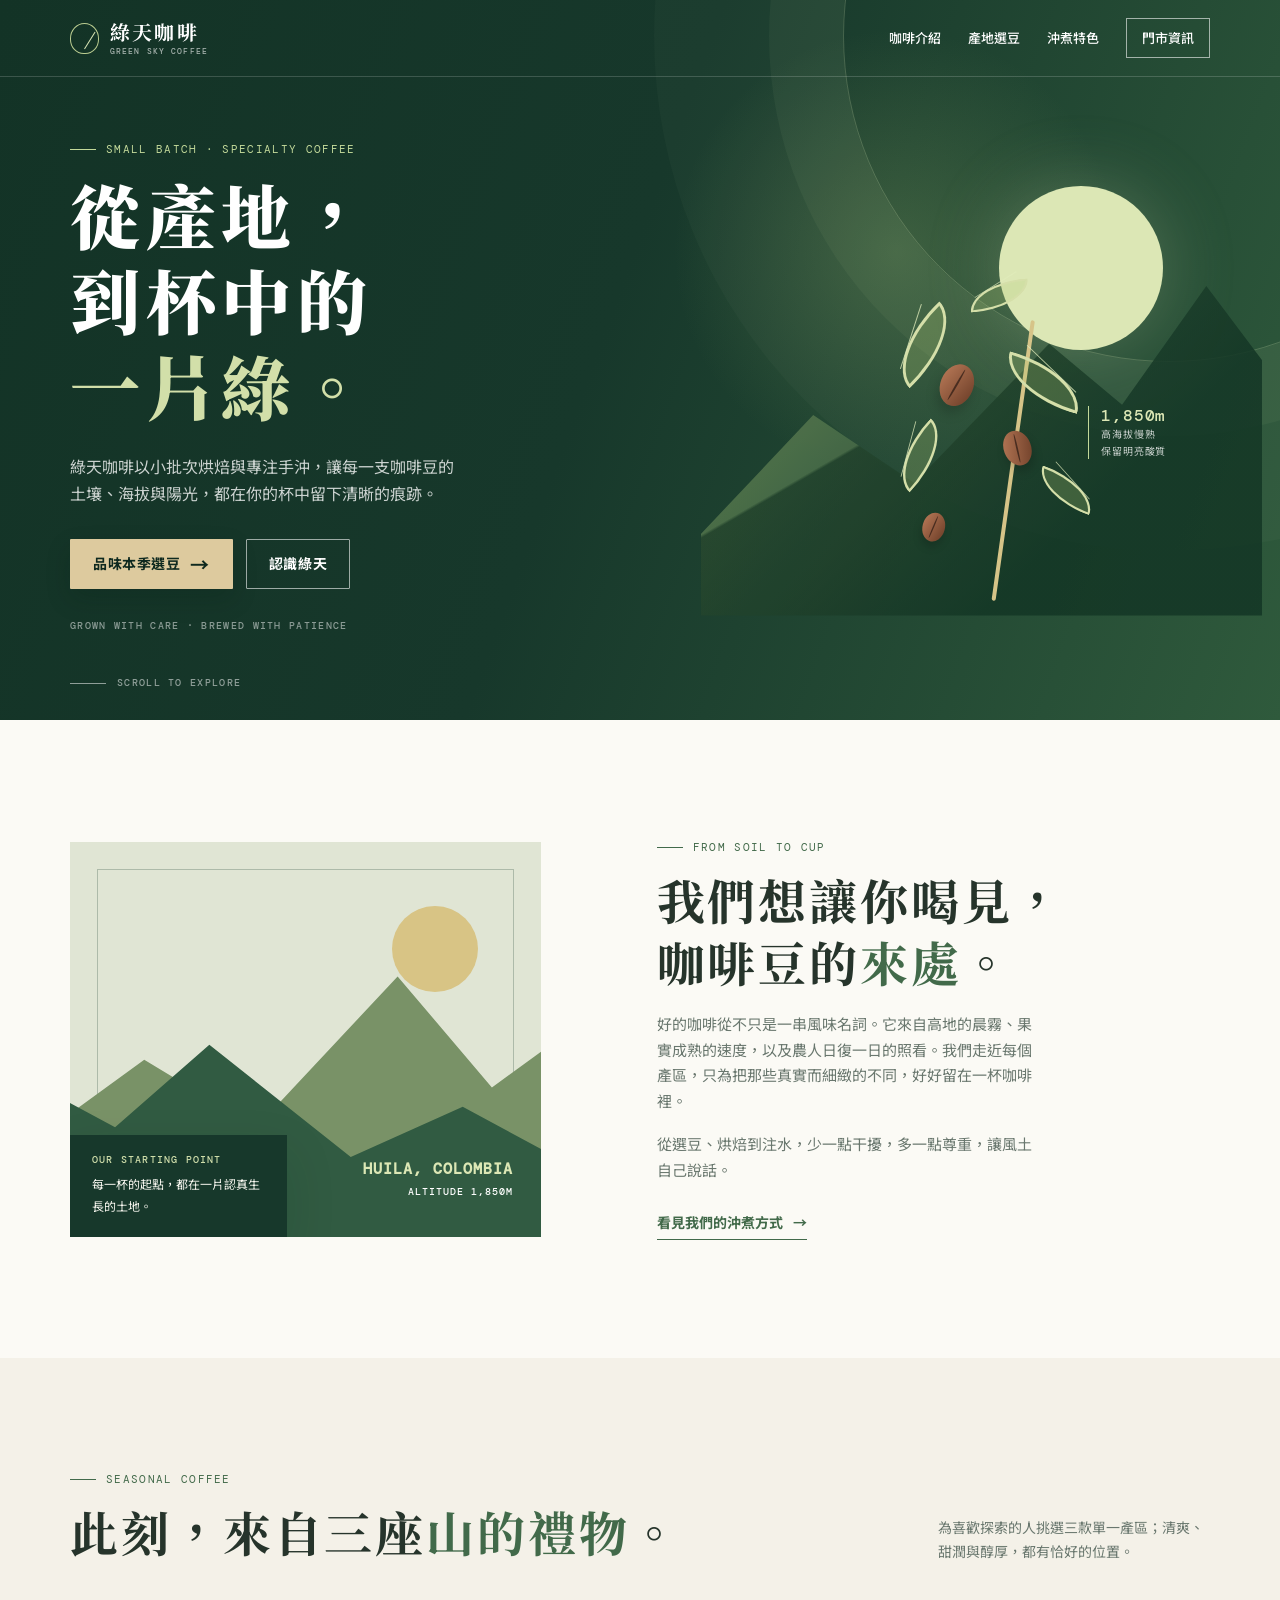
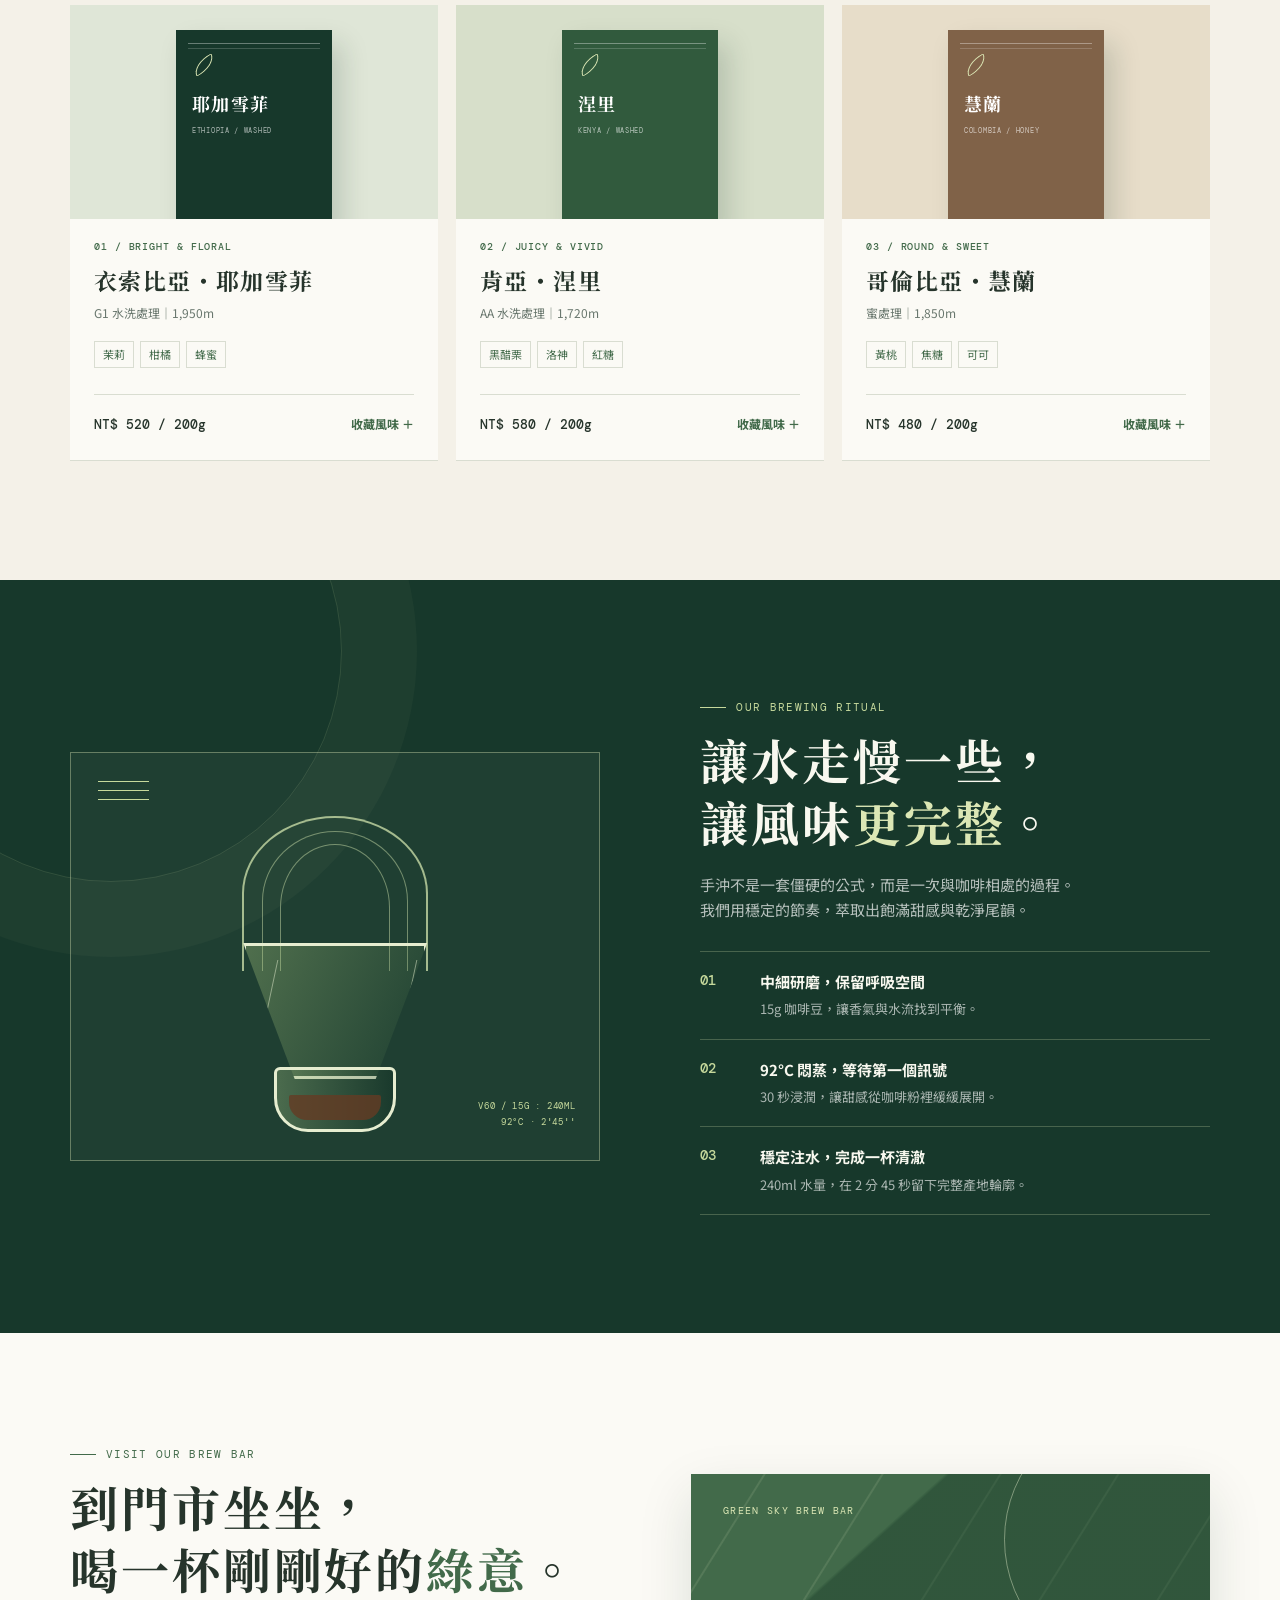
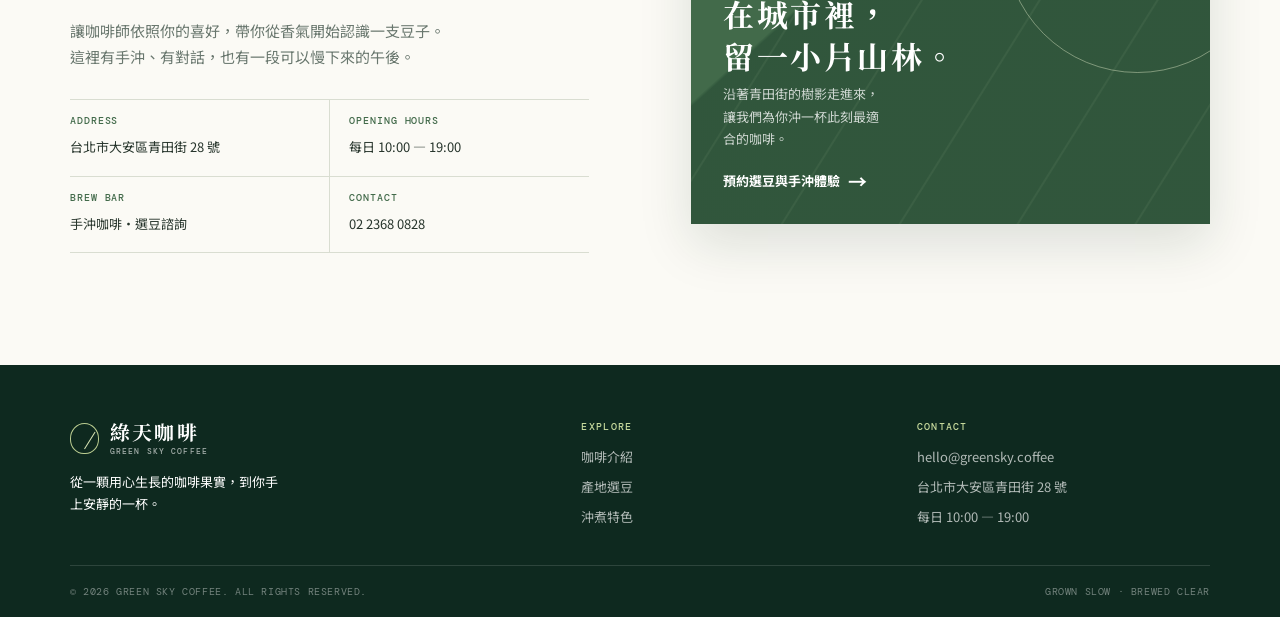
<file: refined/index.html>
<!DOCTYPE html>
<html lang="zh-Hant">
<head>
  <meta charset="UTF-8">
  <meta name="viewport" content="width=device-width, initial-scale=1.0">
  <meta name="description" content="綠天咖啡以小批次烘焙與手沖，讓每一支精品咖啡豆的產地風土清晰抵達杯中。">
  <title>綠天咖啡｜從產地，到杯中的一片綠</title>
  <link rel="preconnect" href="https://fonts.googleapis.com">
  <link rel="preconnect" href="https://fonts.gstatic.com" crossorigin>
  <link href="https://fonts.googleapis.com/css2?family=DM+Mono:wght@400;500&family=Noto+Sans+TC:wght@400;500;600;700&family=Noto+Serif+TC:wght@500;600;700;900&display=swap" rel="stylesheet">
  <style>
    :root {
      --forest: #17382b;
      --deep-forest: #0e291f;
      --moss: #426a4a;
      --leaf: #9aaa72;
      --cream: #f4f1e8;
      --paper: #fbfaf5;
      --oat: #ddca9e;
      --clay: #ad7655;
      --ink: #26342b;
      --muted: #69776e;
      --line: #d9ddd1;
      --shadow: 0 20px 50px rgba(18, 45, 32, .13);
    }

    * { box-sizing: border-box; }
    html { scroll-behavior: smooth; }
    body { margin: 0; background: var(--cream); color: var(--ink); font-family: "Noto Sans TC", sans-serif; line-height: 1.7; -webkit-font-smoothing: antialiased; }
    a { color: inherit; text-decoration: none; }
    button, input { font: inherit; }
    button { cursor: pointer; }
    .container { width: min(1140px, calc(100% - 52px)); margin: 0 auto; }
    .sr-only { position: absolute; width: 1px; height: 1px; overflow: hidden; clip: rect(0,0,0,0); white-space: nowrap; }
    .eyebrow { display: flex; align-items: center; gap: 10px; margin: 0 0 12px; color: var(--moss); font-family: "DM Mono", monospace; font-size: 11px; letter-spacing: .12em; }
    .eyebrow::before { content: ""; width: 26px; height: 1px; background: currentColor; }
    .title { margin: 0; font: 700 clamp(30px, 4vw, 48px)/1.3 "Noto Serif TC", serif; letter-spacing: .06em; }
    .title strong { color: var(--moss); font: inherit; }
    .copy { max-width: 48ch; margin: 18px 0 0; color: var(--muted); font-size: 15px; }
    .button { display: inline-flex; align-items: center; justify-content: center; gap: 10px; min-height: 50px; padding: 12px 22px; border: 1px solid transparent; border-radius: 1px; font-size: 14px; font-weight: 700; letter-spacing: .04em; transition: transform .2s ease, background .2s ease, color .2s ease, border-color .2s ease; }
    .button:hover { transform: translateY(-2px); }
    .button:focus-visible, a:focus-visible, button:focus-visible, input:focus-visible { outline: 3px solid #d3c66b; outline-offset: 3px; }
    .button-main { color: var(--deep-forest); background: var(--oat); box-shadow: 0 10px 24px rgba(7, 27, 18, .18); }
    .button-main:hover { background: #eddaac; }
    .button-light { border-color: rgba(255,255,255,.58); color: #fff; }
    .button-light:hover { background: rgba(255,255,255,.12); }
    .icon-arrow { font-size: 19px; line-height: 1; }

    /* Header */
    .header { position: absolute; z-index: 10; width: 100%; color: #fff; border-bottom: 1px solid rgba(255,255,255,.17); }
    .nav { display: flex; min-height: 76px; align-items: center; justify-content: space-between; }
    .brand { display: flex; align-items: center; gap: 11px; font: 700 20px/1 "Noto Serif TC", serif; letter-spacing: .11em; }
    .brand-symbol { position: relative; width: 29px; height: 31px; border: 1px solid #bbcd91; border-radius: 50% 50% 47% 47%; color: #d9e5b6; }
    .brand-symbol::before { content: ""; position: absolute; top: 5px; left: 13px; width: 1px; height: 20px; background: #d9e5b6; transform: rotate(32deg); transform-origin: bottom; }
    .brand small { display: block; margin-top: 5px; color: rgba(255,255,255,.63); font: 500 8px/1 "DM Mono", monospace; letter-spacing: .14em; }
    .nav-links { display: flex; align-items: center; gap: 27px; font-size: 13px; font-weight: 500; }
    .nav-links a { position: relative; padding: 6px 0; }
    .nav-links a:not(.nav-book)::after { content: ""; position: absolute; right: 0; bottom: 0; left: 0; height: 1px; background: var(--leaf); transform: scaleX(0); transform-origin: right; transition: transform .2s; }
    .nav-links a:not(.nav-book):hover::after { transform: scaleX(1); transform-origin: left; }
    .nav-book { padding: 8px 15px !important; border: 1px solid rgba(255,255,255,.58); }
    .nav-book:hover { color: var(--forest); background: #fff; }
    .menu-button { display: none; width: 40px; height: 40px; border: 0; color: #fff; background: transparent; font-size: 23px; }

    /* Hero */
    .hero { position: relative; min-height: 720px; overflow: hidden; color: #fff; background: var(--forest); }
    .hero::before { content: ""; position: absolute; inset: 0; background: radial-gradient(circle at 70% 35%, rgba(141,170,103,.28), transparent 22%), linear-gradient(110deg, #133326 0%, #17382b 47%, #2f5a3c 100%); }
    .hero::after { content: ""; position: absolute; top: -290px; right: -215px; width: 650px; height: 650px; border: 1px solid rgba(223,235,186,.22); border-radius: 50%; box-shadow: 0 0 0 74px rgba(223,235,186,.045), 0 0 0 189px rgba(223,235,186,.025); }
    .hero-grid { position: relative; z-index: 1; display: grid; grid-template-columns: 1.05fr .95fr; gap: 35px; align-items: center; min-height: 720px; padding: 126px 0 72px; }
    .hero .eyebrow { color: #c3d99a; }
    .hero h1 { max-width: 12ch; margin: 0; font: 900 clamp(43px, 5.5vw, 70px)/1.22 "Noto Serif TC", serif; letter-spacing: .08em; }
    .hero h1 em { color: #d2dfa9; font-style: normal; }
    .hero-lede { max-width: 43ch; margin: 26px 0 31px; color: rgba(255,255,255,.78); font-size: 16px; }
    .hero-actions { display: flex; flex-wrap: wrap; gap: 13px; }
    .hero-signature { margin: 29px 0 0; color: rgba(255,255,255,.5); font: 500 10px/1.6 "DM Mono", monospace; letter-spacing: .13em; }
    .hero-visual { position: relative; height: 453px; }
    .sun-disc { position: absolute; top: 25px; right: 9%; width: 164px; height: 164px; border-radius: 50%; background: #dce7b5; box-shadow: 0 0 72px rgba(220,231,181,.25); }
    .hill { position: absolute; right: -10%; bottom: -2px; width: 107%; height: 75%; clip-path: polygon(0 76%, 20% 41%, 38% 61%, 62% 20%, 75% 38%, 90% 3%, 100% 25%, 100% 100%, 0 100%); background: linear-gradient(136deg, #72905c, #244c36 69%); opacity: .88; }
    .hill::after { content: ""; position: absolute; inset: 0; background: linear-gradient(150deg, transparent 39%, rgba(8,38,25,.55) 39.5% 100%); }
    .coffee-plant { position: absolute; z-index: 2; right: 19%; bottom: 13px; width: 255px; height: 330px; transform: rotate(-4deg); }
    .stem { position: absolute; bottom: 0; left: 125px; width: 4px; height: 283px; border-radius: 4px; background: #d6c488; transform: rotate(12deg); transform-origin: bottom; }
    .leaf { position: absolute; width: 82px; height: 42px; border: 3px solid #d5dfa9; border-radius: 100% 0 100% 0; background: rgba(173,202,117,.26); }
    .leaf::after { content: ""; position: absolute; top: 50%; left: 4px; width: 68px; height: 1px; background: rgba(226,237,189,.78); transform: rotate(-28deg); transform-origin: left; }
    .leaf-a { top: 49px; left: 35px; transform: rotate(-40deg); }
    .leaf-b { top: 95px; right: 22px; transform: rotate(20deg) scaleX(-1); }
    .leaf-c { top: 159px; left: 23px; transform: rotate(-43deg) scale(.84); }
    .leaf-d { top: 204px; right: 7px; transform: rotate(24deg) scaleX(-1) scale(.74); }
    .leaf-e { top: 5px; right: 60px; transform: rotate(0deg) scale(.72); }
    .bean { position: absolute; z-index: 3; width: 33px; height: 43px; border-radius: 50%; background: linear-gradient(110deg, #b87957, #6d3e28); box-shadow: 0 8px 12px rgba(0,0,0,.17); }
    .bean::before { content: ""; position: absolute; top: 4px; bottom: 4px; left: 15px; width: 2px; border-radius: 50%; background: rgba(45,26,19,.72); transform: rotate(8deg); }
    .bean-1 { top: 91px; left: 89px; transform: rotate(26deg); }
    .bean-2 { top: 158px; right: 77px; transform: rotate(-17deg) scale(.83); }
    .bean-3 { top: 231px; left: 56px; transform: rotate(19deg) scale(.68); }
    .origin-tag { position: absolute; z-index: 3; top: 52%; right: -2%; width: 132px; padding-left: 12px; border-left: 1px solid #c3d99a; color: rgba(255,255,255,.76); font-size: 10px; line-height: 1.7; letter-spacing: .08em; }
    .origin-tag b { display: block; color: #dce7b5; font: 500 16px/1.2 "DM Mono", monospace; }
    .scroll-hint { position: absolute; bottom: 22px; left: max(26px, calc((100% - 1140px) / 2)); z-index: 2; display: flex; gap: 11px; align-items: center; color: rgba(255,255,255,.52); font: 500 10px/1 "DM Mono", monospace; letter-spacing: .13em; }
    .scroll-hint::before { content: ""; width: 36px; height: 1px; background: currentColor; }

    /* Story */
    .story { padding: 118px 0; background: var(--paper); }
    .story-grid { display: grid; grid-template-columns: .92fr 1.08fr; gap: clamp(46px, 9vw, 120px); align-items: center; }
    .origin-window { position: relative; min-height: 395px; overflow: hidden; background: #e0e5d4; }
    .origin-window::before { content: ""; position: absolute; inset: 27px; border: 1px solid rgba(23,56,43,.25); }
    .origin-sun { position: absolute; top: 64px; right: 63px; width: 86px; height: 86px; border-radius: 50%; background: #d8c485; }
    .origin-hill-one, .origin-hill-two { position: absolute; right: -12%; bottom: -2%; left: -13%; clip-path: polygon(0 72%, 23% 40%, 42% 62%, 66% 13%, 82% 49%, 100% 24%, 100% 100%, 0 100%); }
    .origin-hill-one { height: 78%; background: #799267; }
    .origin-hill-two { height: 58%; background: #315b42; transform: scaleX(-1); }
    .origin-label { position: absolute; z-index: 2; right: 28px; bottom: 27px; color: #fff; font: 500 10px/1.7 "DM Mono", monospace; letter-spacing: .1em; text-align: right; }
    .origin-label b { display: block; color: #dce7b5; font-size: 15px; }
    .story-note { position: absolute; z-index: 3; bottom: 0; left: 0; width: 217px; padding: 20px 22px; color: #f9f8f1; background: var(--forest); box-shadow: var(--shadow); }
    .story-note b { display: block; margin-bottom: 8px; color: #cfddaa; font: 500 10px/1 "DM Mono", monospace; letter-spacing: .12em; }
    .story-note p { margin: 0; font-size: 12px; line-height: 1.8; }
    .story-link { display: inline-flex; gap: 10px; margin-top: 29px; padding-bottom: 4px; border-bottom: 1px solid var(--moss); color: var(--moss); font-size: 14px; font-weight: 700; }

    /* Selection */
    .selection { padding: 112px 0 120px; background: var(--cream); }
    .section-head { display: flex; align-items: end; justify-content: space-between; gap: 30px; margin-bottom: 42px; }
    .section-head .copy { max-width: 34ch; margin: 0; font-size: 14px; }
    .coffee-grid { display: grid; grid-template-columns: repeat(3, 1fr); gap: 18px; }
    .coffee-card { display: flex; flex-direction: column; min-height: 455px; background: var(--paper); box-shadow: 0 1px 0 var(--line); transition: transform .25s ease, box-shadow .25s ease; }
    .coffee-card:hover { transform: translateY(-6px); box-shadow: var(--shadow); }
    .bag-visual { position: relative; height: 214px; overflow: hidden; background: #dfe6d7; }
    .coffee-card:nth-child(2) .bag-visual { background: #d7dfca; }
    .coffee-card:nth-child(3) .bag-visual { background: #e7ddc9; }
    .bag { position: absolute; right: 50%; bottom: -10px; width: 156px; height: 199px; padding: 28px 16px; color: #fff; background: var(--forest); box-shadow: 10px 14px 25px rgba(20,50,36,.17); transform: translateX(50%); }
    .coffee-card:nth-child(2) .bag { background: #315a3d; }
    .coffee-card:nth-child(3) .bag { background: #806248; }
    .bag::before { content: ""; position: absolute; top: 13px; right: 12px; left: 12px; height: 1px; background: rgba(255,255,255,.35); box-shadow: 0 5px 0 rgba(255,255,255,.18); }
    .bag .mini-leaf { display: block; width: 24px; height: 14px; margin-bottom: 19px; border: 1px solid #dce7b5; border-radius: 100% 0; transform: rotate(-28deg); }
    .bag .bag-name { position: relative; z-index: 1; font: 700 18px/1.3 "Noto Serif TC", serif; letter-spacing: .07em; }
    .bag .bag-origin { display: block; margin-top: 7px; color: rgba(255,255,255,.65); font: 400 7px/1.4 "DM Mono", monospace; letter-spacing: .1em; }
    .card-body { display: flex; flex: 1; flex-direction: column; padding: 23px 24px 22px; }
    .card-index { color: var(--moss); font: 500 10px/1 "DM Mono", monospace; letter-spacing: .09em; }
    .card-body h3 { margin: 13px 0 5px; font: 700 23px/1.4 "Noto Serif TC", serif; letter-spacing: .06em; }
    .card-origin { margin: 0; color: var(--muted); font-size: 12px; }
    .flavour { display: flex; flex-wrap: wrap; gap: 6px; margin: 18px 0 auto; }
    .flavour span { padding: 3px 8px; border: 1px solid var(--line); color: var(--moss); font-size: 11px; }
    .card-footer { display: flex; align-items: center; justify-content: space-between; gap: 12px; margin-top: 20px; padding-top: 15px; border-top: 1px solid var(--line); }
    .price { font: 500 13px/1 "DM Mono", monospace; }
    .save-button { padding: 4px 0; border: 0; color: var(--moss); background: transparent; font-size: 12px; font-weight: 700; }
    .save-button:hover { color: var(--clay); }

    /* Brew */
    .brew { position: relative; overflow: hidden; padding: 118px 0; color: #f8f8ef; background: var(--forest); }
    .brew::before { content: ""; position: absolute; top: -160px; left: -120px; width: 460px; height: 460px; border: 1px solid rgba(211,227,166,.14); border-radius: 50%; box-shadow: 0 0 0 75px rgba(211,227,166,.035); }
    .brew-grid { position: relative; z-index: 1; display: grid; grid-template-columns: 1.02fr .98fr; gap: clamp(45px, 8vw, 100px); align-items: center; }
    .brew .eyebrow { color: #c6d99c; }
    .brew .title strong { color: #dce7b5; }
    .brew .copy { color: rgba(255,255,255,.69); }
    .brew-drawing { position: relative; min-height: 409px; border: 1px solid rgba(220,231,181,.38); background: rgba(255,255,255,.035); }
    .brew-drawing::before { content: ""; position: absolute; top: 28px; left: 27px; width: 51px; height: 1px; background: #c6d99c; box-shadow: 0 9px 0 #c6d99c, 0 18px 0 #c6d99c; }
    .water-lines { position: absolute; top: 63px; left: 50%; width: 186px; height: 155px; border: 2px solid rgba(210,228,174,.75); border-bottom: 0; border-radius: 50% 50% 0 0; transform: translateX(-50%); }
    .water-lines::before, .water-lines::after { content: ""; position: absolute; top: 13px; right: 18px; bottom: 0; left: 18px; border: 1px solid rgba(210,228,174,.48); border-bottom: 0; border-radius: 50% 50% 0 0; }
    .water-lines::after { top: 26px; right: 36px; left: 36px; }
    .dripper { position: absolute; bottom: 81px; left: 50%; width: 184px; height: 136px; border: 3px solid #e6edd0; background: linear-gradient(115deg, rgba(173,203,129,.34), rgba(30,74,48,.14)); clip-path: polygon(0 0,100% 0,72% 100%,28% 100%); transform: translateX(-50%); }
    .dripper::before { content: ""; position: absolute; top: 14px; right: 19px; bottom: 0; left: 19px; border-left: 1px solid rgba(230,237,208,.5); border-right: 1px solid rgba(230,237,208,.5); transform: skewX(-12deg); }
    .server { position: absolute; bottom: 28px; left: 50%; width: 122px; height: 65px; border: 3px solid #e6edd0; border-radius: 6px 6px 34px 34px; background: linear-gradient(90deg, rgba(160,192,130,.34), rgba(9,41,27,.24)); transform: translateX(-50%); }
    .server::after { content: ""; position: absolute; right: 12px; bottom: 9px; left: 12px; height: 25px; border-radius: 2px 2px 18px 18px; background: rgba(100,59,35,.8); }
    .brew-caption { position: absolute; right: 24px; bottom: 21px; color: #c6d99c; font: 400 9px/1.8 "DM Mono", monospace; letter-spacing: .08em; text-align: right; }
    .method-list { display: grid; gap: 0; margin: 28px 0 0; padding: 0; list-style: none; }
    .method-list li { display: grid; grid-template-columns: 45px 1fr; gap: 15px; padding: 17px 0; border-top: 1px solid rgba(220,231,181,.25); }
    .method-list li:last-child { border-bottom: 1px solid rgba(220,231,181,.25); }
    .method-no { color: #c6d99c; font: 500 14px/1.7 "DM Mono", monospace; }
    .method-text b { display: block; font-size: 15px; }
    .method-text span { color: rgba(255,255,255,.64); font-size: 13px; }

    /* Visit */
    .visit { padding: 112px 0; background: var(--paper); }
    .visit-grid { display: grid; grid-template-columns: 1fr 1fr; gap: clamp(42px, 8vw, 105px); align-items: center; }
    .store-card { position: relative; min-height: 350px; overflow: hidden; color: #fff; background: var(--moss); box-shadow: var(--shadow); }
    .store-card::before { content: ""; position: absolute; inset: 0; opacity: .68; background: linear-gradient(138deg, transparent 28%, rgba(11,45,30,.46) 28.5% 100%), repeating-linear-gradient(122deg, transparent 0 61px, rgba(224,235,195,.18) 62px 63px, transparent 64px 100px); }
    .store-card::after { content: ""; position: absolute; top: -68px; right: -61px; width: 265px; height: 265px; border: 1px solid rgba(227,237,203,.44); border-radius: 50%; }
    .store-inner { position: relative; z-index: 1; display: flex; min-height: 350px; flex-direction: column; padding: 32px; }
    .store-kicker { margin: 0; color: #dce7b5; font: 400 10px/1 "DM Mono", monospace; letter-spacing: .13em; }
    .store-inner h3 { margin: auto 0 7px; font: 700 31px/1.35 "Noto Serif TC", serif; letter-spacing: .08em; }
    .store-inner p:not(.store-kicker) { max-width: 23ch; margin: 0; color: rgba(255,255,255,.76); font-size: 13px; }
    .store-link { display: inline-flex; align-items: center; gap: 8px; margin-top: 20px; color: #fff; font-size: 13px; font-weight: 700; }
    .details { display: grid; grid-template-columns: repeat(2, 1fr); gap: 0; margin: 30px 0 0; }
    .detail { padding: 16px 0; border-top: 1px solid var(--line); }
    .detail:nth-last-child(-n+2) { border-bottom: 1px solid var(--line); }
    .detail:nth-child(odd) { padding-right: 19px; }
    .detail:nth-child(even) { padding-left: 19px; border-left: 1px solid var(--line); }
    .detail b { display: block; margin-bottom: 6px; color: var(--moss); font: 500 10px/1 "DM Mono", monospace; letter-spacing: .09em; }
    .detail span { font-size: 13px; }

    /* Footer and small UI */
    footer { color: rgba(255,255,255,.68); background: var(--deep-forest); }
    .footer-grid { display: grid; grid-template-columns: 1.6fr 1fr 1fr; gap: 42px; padding: 57px 0 37px; }
    .footer-brand { color: #fff; }
    .footer-brand p { max-width: 30ch; margin: 16px 0 0; font-size: 13px; }
    .footer-heading { margin: 0 0 14px; color: #c6d99c; font: 500 10px/1 "DM Mono", monospace; letter-spacing: .13em; }
    .footer-list { margin: 0; padding: 0; list-style: none; font-size: 13px; }
    .footer-list li + li { margin-top: 8px; }
    .footer-list a:hover { color: #fff; }
    .footer-bottom { display: flex; justify-content: space-between; gap: 20px; padding: 18px 0; border-top: 1px solid rgba(255,255,255,.13); color: rgba(255,255,255,.42); font: 400 10px/1.5 "DM Mono", monospace; letter-spacing: .06em; }
    .toast { position: fixed; right: 22px; bottom: 22px; z-index: 30; max-width: min(340px, calc(100% - 44px)); padding: 13px 17px; border-left: 3px solid var(--oat); color: #fff; background: var(--deep-forest); box-shadow: var(--shadow); font-size: 13px; opacity: 0; pointer-events: none; transform: translateY(12px); transition: opacity .23s ease, transform .23s ease; }
    .toast.show { opacity: 1; transform: translateY(0); }
    .reveal { opacity: 0; transform: translateY(18px); transition: opacity .65s ease, transform .65s ease; }
    .reveal.in { opacity: 1; transform: translateY(0); }

    @media (max-width: 840px) {
      .nav { min-height: 68px; }
      .menu-button { display: block; }
      .nav-links { position: absolute; top: 68px; right: 0; left: 0; display: grid; gap: 0; max-height: 0; overflow: hidden; background: #112f23; transition: max-height .28s ease; }
      .nav-links.open { max-height: 300px; border-top: 1px solid rgba(255,255,255,.14); }
      .nav-links a { padding: 13px 26px; border-bottom: 1px solid rgba(255,255,255,.1); }
      .nav-links .nav-book { margin: 10px 26px; text-align: center; }
      .hero, .hero-grid { min-height: 725px; }
      .hero-grid { grid-template-columns: 1fr; padding-top: 110px; }
      .hero-visual { height: 280px; margin-top: -40px; }
      .sun-disc { top: 8px; right: 14%; width: 118px; height: 118px; }
      .hill { width: 86%; height: 97%; }
      .coffee-plant { right: 16%; bottom: -24px; transform: scale(.75) rotate(-4deg); transform-origin: bottom right; }
      .origin-tag { top: 45%; right: 1%; }
      .story-grid, .brew-grid, .visit-grid { grid-template-columns: 1fr; }
      .origin-window { max-width: 560px; width: 100%; }
      .coffee-grid { grid-template-columns: repeat(2, 1fr); }
      .coffee-card:last-child { grid-column: span 2; }
      .footer-grid { grid-template-columns: 1.4fr 1fr; }
      .footer-brand { grid-column: span 2; }
    }

    @media (max-width: 570px) {
      .container { width: min(100% - 34px, 1140px); }
      .hero, .hero-grid { min-height: 680px; }
      .hero-grid { padding-top: 99px; padding-bottom: 44px; }
      .hero h1 { font-size: 40px; }
      .hero-lede { margin: 19px 0 23px; font-size: 14px; }
      .hero-visual { height: 238px; }
      .origin-tag { display: none; }
      .scroll-hint { bottom: 12px; left: 17px; }
      .story, .selection, .brew, .visit { padding: 76px 0; }
      .origin-window { min-height: 335px; }
      .story-note { width: 190px; padding: 16px; }
      .section-head { display: block; }
      .section-head .copy { margin-top: 15px; }
      .coffee-grid { grid-template-columns: 1fr; }
      .coffee-card:last-child { grid-column: auto; }
      .brew-drawing { min-height: 325px; }
      .water-lines { transform: translateX(-50%) scale(.82); transform-origin: top; }
      .dripper { transform: translateX(-50%) scale(.8); transform-origin: bottom; }
      .server { transform: translateX(-50%) scale(.8); transform-origin: bottom; }
      .details { grid-template-columns: 1fr; }
      .detail, .detail:nth-last-child(-n+2) { border-bottom: 0; }
      .detail:first-child { border-top: 1px solid var(--line); }
      .detail:last-child { border-bottom: 1px solid var(--line); }
      .detail:nth-child(even) { padding-left: 0; border-left: 0; }
      .footer-grid { grid-template-columns: 1fr; gap: 30px; }
      .footer-brand { grid-column: auto; }
      .footer-bottom { display: block; }
      .footer-bottom span + span { display: block; margin-top: 6px; }
    }

    @media (prefers-reduced-motion: reduce) {
      html { scroll-behavior: auto; }
      *, *::before, *::after { transition-duration: .01ms !important; animation-duration: .01ms !important; }
      .reveal { opacity: 1; transform: none; }
    }
  </style>
</head>
<body>
  <header class="header" id="top">
    <nav class="nav container" aria-label="主要導覽">
      <a class="brand" href="#top" aria-label="回到綠天咖啡首頁"><span class="brand-symbol" aria-hidden="true"></span><span>綠天咖啡<small>GREEN SKY COFFEE</small></span></a>
      <button class="menu-button" type="button" aria-label="開啟導覽選單" aria-expanded="false" aria-controls="navLinks">☰</button>
      <div class="nav-links" id="navLinks">
        <a href="#story">咖啡介紹</a>
        <a href="#selection">產地選豆</a>
        <a href="#brew">沖煮特色</a>
        <a class="nav-book" href="#visit">門市資訊</a>
      </div>
    </nav>
  </header>

  <main>
    <section class="hero" aria-labelledby="heroTitle">
      <div class="hero-grid container">
        <div class="reveal">
          <p class="eyebrow">SMALL BATCH · SPECIALTY COFFEE</p>
          <h1 id="heroTitle">從產地，<br>到杯中的<br><em>一片綠。</em></h1>
          <p class="hero-lede">綠天咖啡以小批次烘焙與專注手沖，讓每一支咖啡豆的土壤、海拔與陽光，都在你的杯中留下清晰的痕跡。</p>
          <div class="hero-actions"><a class="button button-main" href="#selection">品味本季選豆 <span class="icon-arrow">→</span></a><a class="button button-light" href="#story">認識綠天</a></div>
          <p class="hero-signature">GROWN WITH CARE · BREWED WITH PATIENCE</p>
        </div>
        <div class="hero-visual" aria-hidden="true">
          <div class="sun-disc"></div><div class="hill"></div>
          <div class="coffee-plant"><span class="stem"></span><span class="leaf leaf-a"></span><span class="leaf leaf-b"></span><span class="leaf leaf-c"></span><span class="leaf leaf-d"></span><span class="leaf leaf-e"></span><span class="bean bean-1"></span><span class="bean bean-2"></span><span class="bean bean-3"></span></div>
          <p class="origin-tag"><b>1,850m</b>高海拔慢熟<br>保留明亮酸質</p>
        </div>
      </div>
      <p class="scroll-hint">SCROLL TO EXPLORE</p>
    </section>

    <section class="story" id="story" aria-labelledby="storyTitle">
      <div class="story-grid container">
        <div class="origin-window reveal" aria-hidden="true"><div class="origin-sun"></div><div class="origin-hill-one"></div><div class="origin-hill-two"></div><p class="origin-label"><b>HUILA, COLOMBIA</b>ALTITUDE 1,850M</p><div class="story-note"><b>OUR STARTING POINT</b><p>每一杯的起點，都在一片認真生長的土地。</p></div></div>
        <div class="reveal">
          <p class="eyebrow">FROM SOIL TO CUP</p>
          <h2 class="title" id="storyTitle">我們想讓你喝見，<br>咖啡豆的<strong>來處</strong>。</h2>
          <p class="copy">好的咖啡從不只是一串風味名詞。它來自高地的晨霧、果實成熟的速度，以及農人日復一日的照看。我們走近每個產區，只為把那些真實而細緻的不同，好好留在一杯咖啡裡。</p>
          <p class="copy">從選豆、烘焙到注水，少一點干擾，多一點尊重，讓風土自己說話。</p>
          <a class="story-link" href="#brew">看見我們的沖煮方式 <span>→</span></a>
        </div>
      </div>
    </section>

    <section class="selection" id="selection" aria-labelledby="selectionTitle">
      <div class="container">
        <div class="section-head reveal"><div><p class="eyebrow">SEASONAL COFFEE</p><h2 class="title" id="selectionTitle">此刻，來自三座<strong>山的禮物</strong>。</h2></div><p class="copy">為喜歡探索的人挑選三款單一產區；清爽、甜潤與醇厚，都有恰好的位置。</p></div>
        <div class="coffee-grid">
          <article class="coffee-card reveal">
            <div class="bag-visual" aria-hidden="true"><div class="bag"><span class="mini-leaf"></span><b class="bag-name">耶加雪菲</b><span class="bag-origin">ETHIOPIA / WASHED</span></div></div>
            <div class="card-body"><span class="card-index">01 / BRIGHT &amp; FLORAL</span><h3>衣索比亞・耶加雪菲</h3><p class="card-origin">G1 水洗處理｜1,950m</p><div class="flavour"><span>茉莉</span><span>柑橘</span><span>蜂蜜</span></div><div class="card-footer"><span class="price">NT$ 520 / 200g</span><button class="save-button" type="button" data-coffee="衣索比亞・耶加雪菲">收藏風味 ＋</button></div></div>
          </article>
          <article class="coffee-card reveal">
            <div class="bag-visual" aria-hidden="true"><div class="bag"><span class="mini-leaf"></span><b class="bag-name">涅里</b><span class="bag-origin">KENYA / WASHED</span></div></div>
            <div class="card-body"><span class="card-index">02 / JUICY &amp; VIVID</span><h3>肯亞・涅里</h3><p class="card-origin">AA 水洗處理｜1,720m</p><div class="flavour"><span>黑醋栗</span><span>洛神</span><span>紅糖</span></div><div class="card-footer"><span class="price">NT$ 580 / 200g</span><button class="save-button" type="button" data-coffee="肯亞・涅里">收藏風味 ＋</button></div></div>
          </article>
          <article class="coffee-card reveal">
            <div class="bag-visual" aria-hidden="true"><div class="bag"><span class="mini-leaf"></span><b class="bag-name">慧蘭</b><span class="bag-origin">COLOMBIA / HONEY</span></div></div>
            <div class="card-body"><span class="card-index">03 / ROUND &amp; SWEET</span><h3>哥倫比亞・慧蘭</h3><p class="card-origin">蜜處理｜1,850m</p><div class="flavour"><span>黃桃</span><span>焦糖</span><span>可可</span></div><div class="card-footer"><span class="price">NT$ 480 / 200g</span><button class="save-button" type="button" data-coffee="哥倫比亞・慧蘭">收藏風味 ＋</button></div></div>
          </article>
        </div>
      </div>
    </section>

    <section class="brew" id="brew" aria-labelledby="brewTitle">
      <div class="brew-grid container">
        <div class="brew-drawing reveal" aria-hidden="true"><div class="water-lines"></div><div class="dripper"></div><div class="server"></div><p class="brew-caption">V60 / 15G : 240ML<br>92°C · 2'45''</p></div>
        <div class="reveal">
          <p class="eyebrow">OUR BREWING RITUAL</p>
          <h2 class="title" id="brewTitle">讓水走慢一些，<br>讓風味<strong>更完整</strong>。</h2>
          <p class="copy">手沖不是一套僵硬的公式，而是一次與咖啡相處的過程。我們用穩定的節奏，萃取出飽滿甜感與乾淨尾韻。</p>
          <ol class="method-list">
            <li><span class="method-no">01</span><span class="method-text"><b>中細研磨，保留呼吸空間</b><span>15g 咖啡豆，讓香氣與水流找到平衡。</span></span></li>
            <li><span class="method-no">02</span><span class="method-text"><b>92°C 悶蒸，等待第一個訊號</b><span>30 秒浸潤，讓甜感從咖啡粉裡緩緩展開。</span></span></li>
            <li><span class="method-no">03</span><span class="method-text"><b>穩定注水，完成一杯清澈</b><span>240ml 水量，在 2 分 45 秒留下完整產地輪廓。</span></span></li>
          </ol>
        </div>
      </div>
    </section>

    <section class="visit" id="visit" aria-labelledby="visitTitle">
      <div class="visit-grid container">
        <div class="reveal"><p class="eyebrow">VISIT OUR BREW BAR</p><h2 class="title" id="visitTitle">到門市坐坐，<br>喝一杯剛剛好的<strong>綠意</strong>。</h2><p class="copy">讓咖啡師依照你的喜好，帶你從香氣開始認識一支豆子。這裡有手沖、有對話，也有一段可以慢下來的午後。</p><div class="details"><div class="detail"><b>ADDRESS</b><span>台北市大安區青田街 28 號</span></div><div class="detail"><b>OPENING HOURS</b><span>每日 10:00 — 19:00</span></div><div class="detail"><b>BREW BAR</b><span>手沖咖啡・選豆諮詢</span></div><div class="detail"><b>CONTACT</b><span>02 2368 0828</span></div></div></div>
        <aside class="store-card reveal" aria-label="綠天咖啡門市資訊卡"><div class="store-inner"><p class="store-kicker">GREEN SKY BREW BAR</p><h3>在城市裡，<br>留一小片山林。</h3><p>沿著青田街的樹影走進來，讓我們為你沖一杯此刻最適合的咖啡。</p><a class="store-link" href="mailto:hello@greensky.coffee">預約選豆與手沖體驗 <span class="icon-arrow">→</span></a></div></aside>
      </div>
    </section>
  </main>

  <footer>
    <div class="footer-grid container">
      <div class="footer-brand"><a class="brand" href="#top"><span class="brand-symbol" aria-hidden="true"></span><span>綠天咖啡<small>GREEN SKY COFFEE</small></span></a><p>從一顆用心生長的咖啡果實，到你手上安靜的一杯。</p></div>
      <div><p class="footer-heading">EXPLORE</p><ul class="footer-list"><li><a href="#story">咖啡介紹</a></li><li><a href="#selection">產地選豆</a></li><li><a href="#brew">沖煮特色</a></li></ul></div>
      <div><p class="footer-heading">CONTACT</p><ul class="footer-list"><li><a href="mailto:hello@greensky.coffee">hello@greensky.coffee</a></li><li>台北市大安區青田街 28 號</li><li>每日 10:00 — 19:00</li></ul></div>
    </div>
    <div class="footer-bottom container"><span>© 2026 GREEN SKY COFFEE. ALL RIGHTS RESERVED.</span><span>GROWN SLOW · BREWED CLEAR</span></div>
  </footer>

  <div class="toast" id="toast" role="status" aria-live="polite"></div>
  <script>
    const menuButton = document.querySelector('.menu-button');
    const navLinks = document.getElementById('navLinks');
    menuButton.addEventListener('click', () => {
      const opened = navLinks.classList.toggle('open');
      menuButton.setAttribute('aria-expanded', String(opened));
      menuButton.setAttribute('aria-label', opened ? '關閉導覽選單' : '開啟導覽選單');
      menuButton.textContent = opened ? '×' : '☰';
    });
    navLinks.querySelectorAll('a').forEach(link => link.addEventListener('click', () => {
      navLinks.classList.remove('open');
      menuButton.setAttribute('aria-expanded', 'false');
      menuButton.setAttribute('aria-label', '開啟導覽選單');
      menuButton.textContent = '☰';
    }));

    const toast = document.getElementById('toast');
    let toastTimer;
    function showToast(message) {
      window.clearTimeout(toastTimer);
      toast.textContent = message;
      toast.classList.add('show');
      toastTimer = window.setTimeout(() => toast.classList.remove('show'), 2600);
    }
    document.querySelectorAll('[data-coffee]').forEach(button => button.addEventListener('click', () => {
      showToast(`已收藏「${button.dataset.coffee}」，下次來門市時可以問問它。`);
    }));

    const reducedMotion = window.matchMedia('(prefers-reduced-motion: reduce)').matches;
    const revealItems = document.querySelectorAll('.reveal');
    if (reducedMotion || !('IntersectionObserver' in window)) {
      revealItems.forEach(element => element.classList.add('in'));
    } else {
      const observer = new IntersectionObserver(entries => {
        entries.forEach(entry => {
          if (entry.isIntersecting) {
            entry.target.classList.add('in');
            observer.unobserve(entry.target);
          }
        });
      }, { threshold: .12 });
      revealItems.forEach(element => observer.observe(element));
    }
  </script>
</body>
</html>
</file>
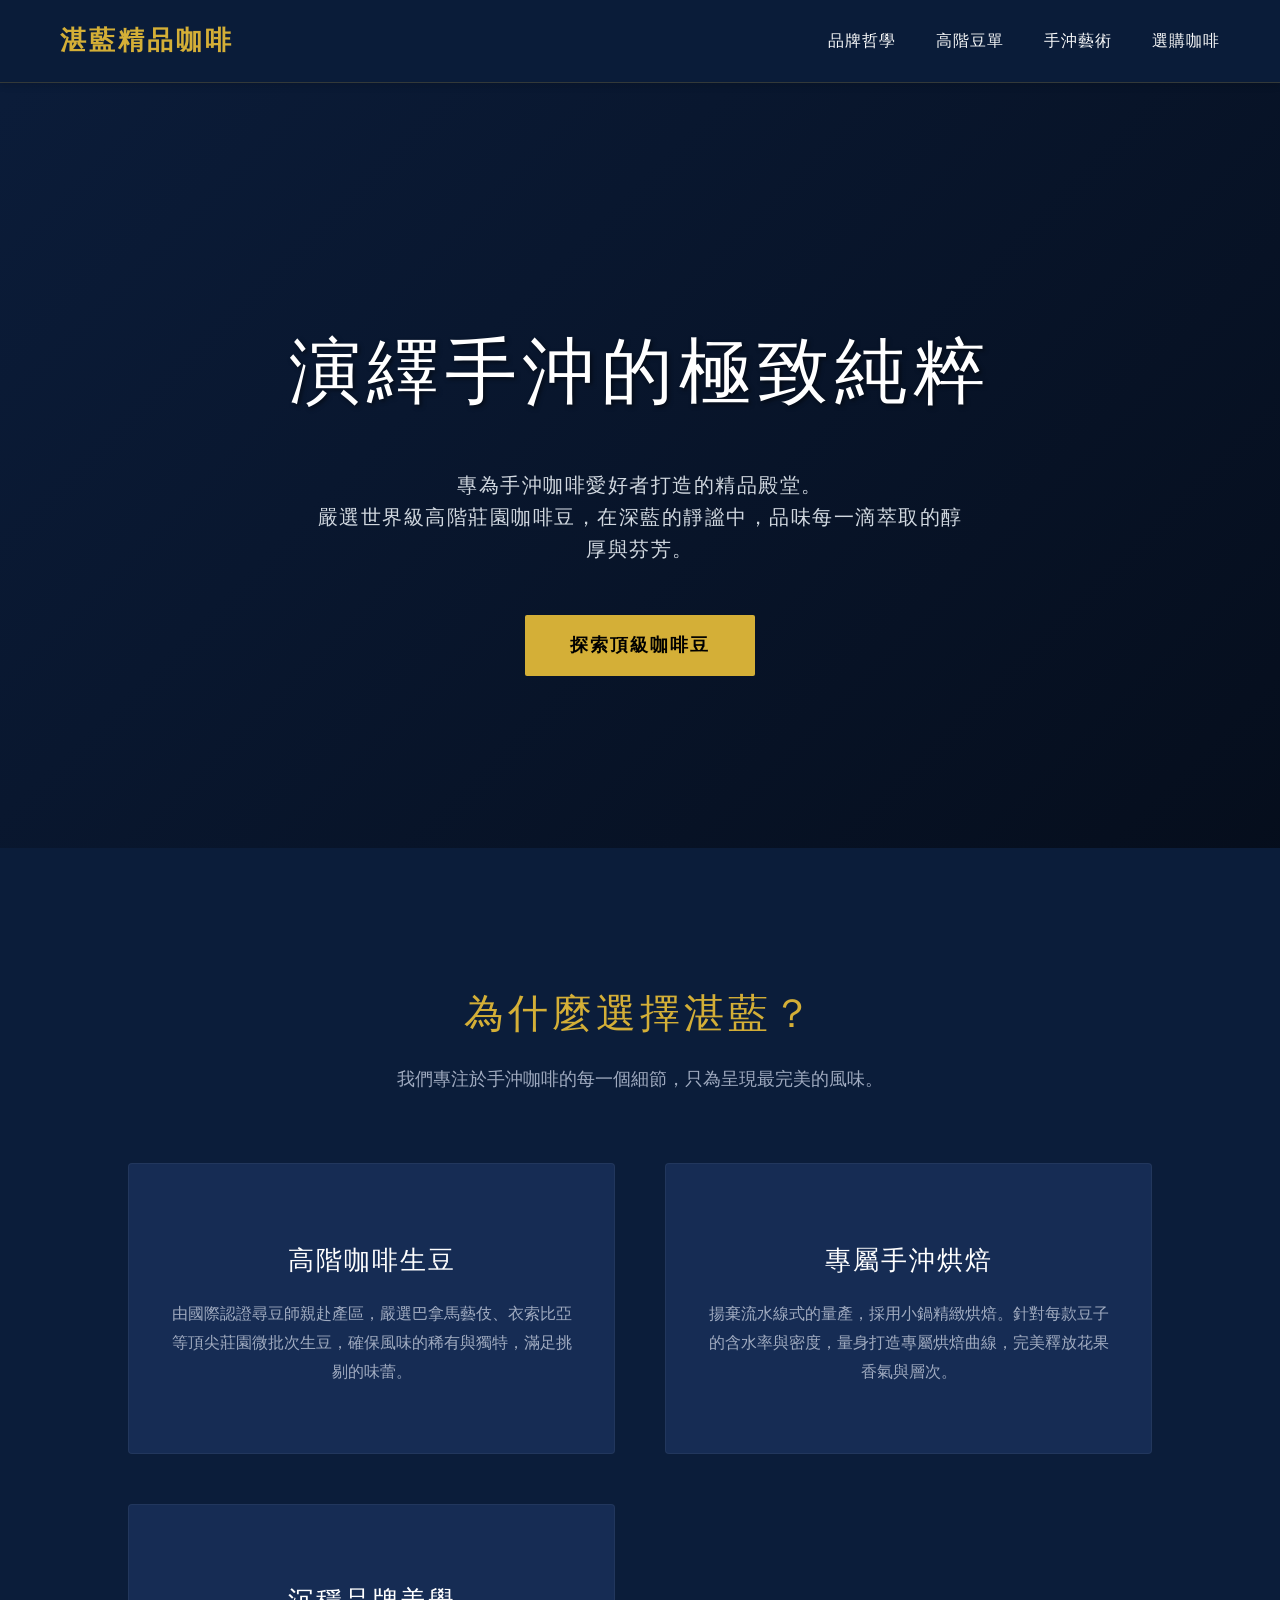
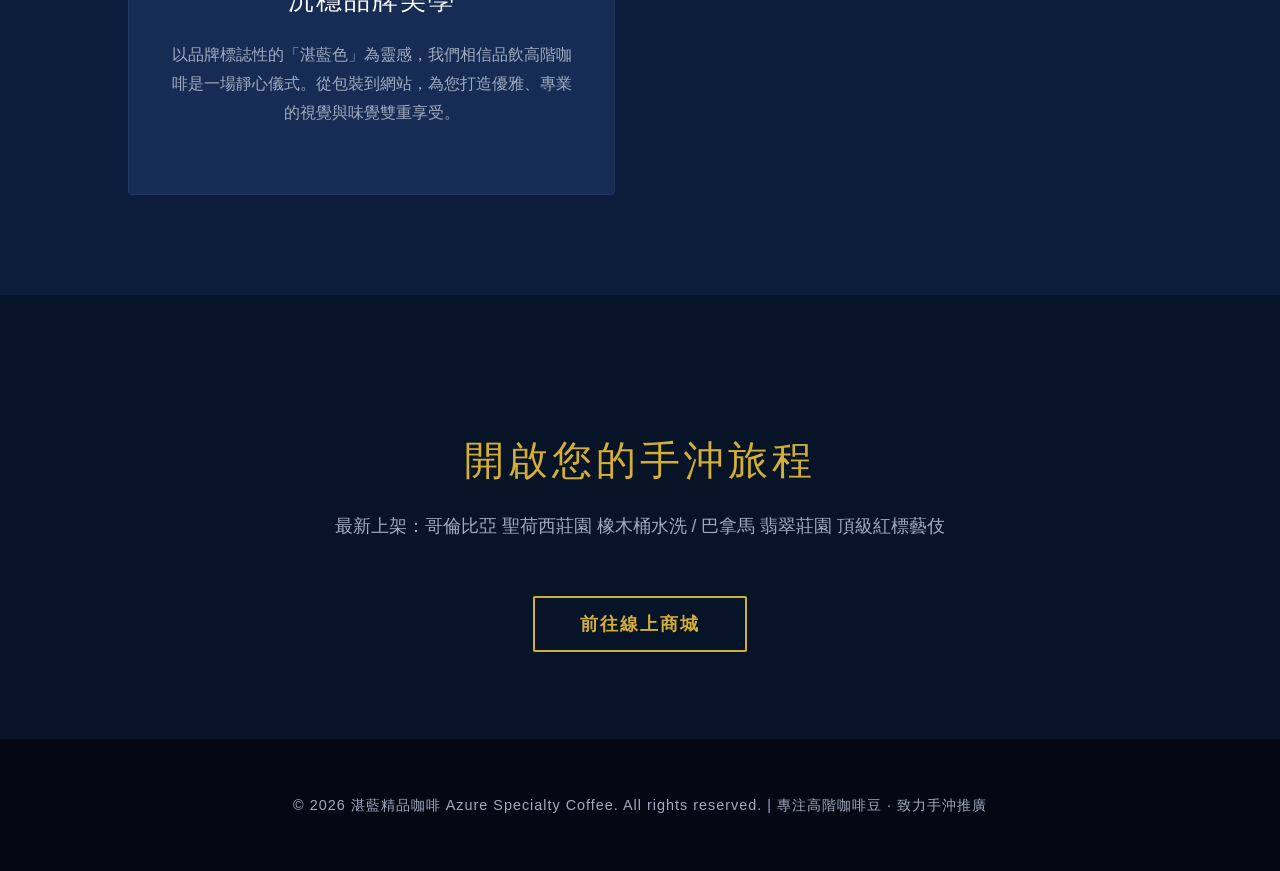
<file: w1/index.html>
<!DOCTYPE html>
<html lang="zh-TW">
<head>
    <meta charset="UTF-8">
    <meta name="viewport" content="width=device-width, initial-scale=1.0">
    <title>湛藍精品咖啡 | 頂級手沖咖啡</title>
    <style>
        :root {
            --primary-blue: #0b1d3a;
            --secondary-blue: #162c54;
            --accent-gold: #d4af37;
            --text-light: #f8f9fa;
            --text-dark: #a0abc0;
        }
        body {
            margin: 0;
            padding: 0;
            font-family: 'Helvetica Neue', Arial, 'Microsoft JhengHei', sans-serif;
            background-color: var(--primary-blue);
            color: var(--text-light);
            line-height: 1.6;
        }
        header {
            display: flex;
            justify-content: space-between;
            align-items: center;
            padding: 20px 60px;
            background-color: rgba(11, 29, 58, 0.98);
            position: sticky;
            top: 0;
            z-index: 1000;
            border-bottom: 1px solid rgba(212, 175, 55, 0.2);
            box-shadow: 0 4px 6px rgba(0,0,0,0.1);
        }
        .logo {
            font-size: 26px;
            font-weight: 700;
            color: var(--accent-gold);
            text-decoration: none;
            letter-spacing: 3px;
            display: flex;
            align-items: center;
            gap: 10px;
        }
        nav {
            display: flex;
            gap: 40px;
        }
        nav a {
            color: var(--text-light);
            text-decoration: none;
            font-size: 16px;
            letter-spacing: 1px;
            transition: color 0.3s ease;
        }
        nav a:hover {
            color: var(--accent-gold);
        }
        .hero {
            height: 85vh;
            display: flex;
            flex-direction: column;
            justify-content: center;
            align-items: center;
            text-align: center;
            background: linear-gradient(135deg, rgba(11,29,58,0.9) 0%, rgba(5,13,26,0.9) 100%), 
                        url('https://images.unsplash.com/photo-1497935586351-b67a49e012bf?ixlib=rb-1.2.1&auto=format&fit=crop&w=1920&q=80') no-repeat center center/cover;
            background-blend-mode: overlay;
            padding: 0 20px;
        }
        .hero h1 {
            font-size: 4.5rem;
            margin-bottom: 20px;
            letter-spacing: 6px;
            color: #ffffff;
            font-weight: 300;
            text-shadow: 2px 2px 4px rgba(0,0,0,0.5);
        }
        .hero p {
            font-size: 1.25rem;
            max-width: 650px;
            color: #d1d8e0;
            margin-bottom: 50px;
            letter-spacing: 1.5px;
        }
        .btn {
            padding: 16px 45px;
            background-color: var(--accent-gold);
            color: #000;
            text-decoration: none;
            font-size: 1.1rem;
            font-weight: bold;
            border-radius: 2px;
            transition: all 0.3s ease;
            letter-spacing: 2px;
        }
        .btn:hover {
            background-color: #fce28b;
            transform: translateY(-3px);
            box-shadow: 0 10px 20px rgba(0,0,0,0.2);
        }
        .section {
            padding: 100px 10%;
        }
        .section-title {
            text-align: center;
            font-size: 2.5rem;
            color: var(--accent-gold);
            margin-bottom: 20px;
            font-weight: 300;
            letter-spacing: 4px;
        }
        .section-subtitle {
            text-align: center;
            color: var(--text-dark);
            margin-bottom: 70px;
            font-size: 1.1rem;
        }
        .features {
            display: grid;
            grid-template-columns: repeat(auto-fit, minmax(320px, 1fr));
            gap: 50px;
        }
        .feature-card {
            background-color: var(--secondary-blue);
            padding: 50px 40px;
            border-radius: 4px;
            text-align: center;
            border: 1px solid rgba(255,255,255,0.05);
            transition: all 0.4s ease;
            position: relative;
            overflow: hidden;
        }
        .feature-card::before {
            content: '';
            position: absolute;
            top: 0; left: 0; width: 100%; height: 3px;
            background-color: var(--accent-gold);
            transform: scaleX(0);
            transition: transform 0.4s ease;
        }
        .feature-card:hover::before {
            transform: scaleX(1);
        }
        .feature-card:hover {
            transform: translateY(-10px);
            box-shadow: 0 15px 30px rgba(0,0,0,0.3);
            border-color: rgba(212, 175, 55, 0.3);
        }
        .feature-card h3 {
            font-size: 1.6rem;
            margin-bottom: 20px;
            color: #fff;
            font-weight: 400;
            letter-spacing: 2px;
        }
        .feature-card p {
            color: var(--text-dark);
            font-size: 1rem;
            line-height: 1.8;
        }
        .shop-section {
            background-color: #071326;
            text-align: center;
        }
        footer {
            text-align: center;
            padding: 40px;
            background-color: #030812;
            color: var(--text-dark);
            font-size: 0.9rem;
            border-top: 1px solid rgba(255,255,255,0.05);
            letter-spacing: 1px;
        }
    </style>
</head>
<body>
    <header>
        <a href="#" class="logo">湛藍精品咖啡</a>
        <nav>
            <a href="#about">品牌哲學</a>
            <a href="#beans">高階豆單</a>
            <a href="#brew">手沖藝術</a>
            <a href="#shop">選購咖啡</a>
        </nav>
    </header>

    <section class="hero">
        <h1>演繹手沖的極致純粹</h1>
        <p>專為手沖咖啡愛好者打造的精品殿堂。<br>嚴選世界級高階莊園咖啡豆，在深藍的靜謐中，品味每一滴萃取的醇厚與芬芳。</p>
        <a href="#shop" class="btn">探索頂級咖啡豆</a>
    </section>

    <section id="about" class="section">
        <h2 class="section-title">為什麼選擇湛藍？</h2>
        <p class="section-subtitle">我們專注於手沖咖啡的每一個細節，只為呈現最完美的風味。</p>
        
        <div class="features">
            <div class="feature-card">
                <h3>高階咖啡生豆</h3>
                <p>由國際認證尋豆師親赴產區，嚴選巴拿馬藝伎、衣索比亞等頂尖莊園微批次生豆，確保風味的稀有與獨特，滿足挑剔的味蕾。</p>
            </div>
            <div class="feature-card">
                <h3>專屬手沖烘焙</h3>
                <p>揚棄流水線式的量產，採用小鍋精緻烘焙。針對每款豆子的含水率與密度，量身打造專屬烘焙曲線，完美釋放花果香氣與層次。</p>
            </div>
            <div class="feature-card">
                <h3>沉穩品牌美學</h3>
                <p>以品牌標誌性的「湛藍色」為靈感，我們相信品飲高階咖啡是一場靜心儀式。從包裝到網站，為您打造優雅、專業的視覺與味覺雙重享受。</p>
            </div>
        </div>
    </section>

    <section id="shop" class="section shop-section">
        <h2 class="section-title">開啟您的手沖旅程</h2>
        <p class="section-subtitle">最新上架：哥倫比亞 聖荷西莊園 橡木桶水洗 / 巴拿馬 翡翠莊園 頂級紅標藝伎</p>
        <a href="#" class="btn" style="background-color: transparent; border: 2px solid var(--accent-gold); color: var(--accent-gold);">前往線上商城</a>
    </section>

    <footer>
        <p>&copy; 2026 湛藍精品咖啡 Azure Specialty Coffee. All rights reserved. | 專注高階咖啡豆 · 致力手沖推廣</p>
    </footer>
</body>
</html>
</file>
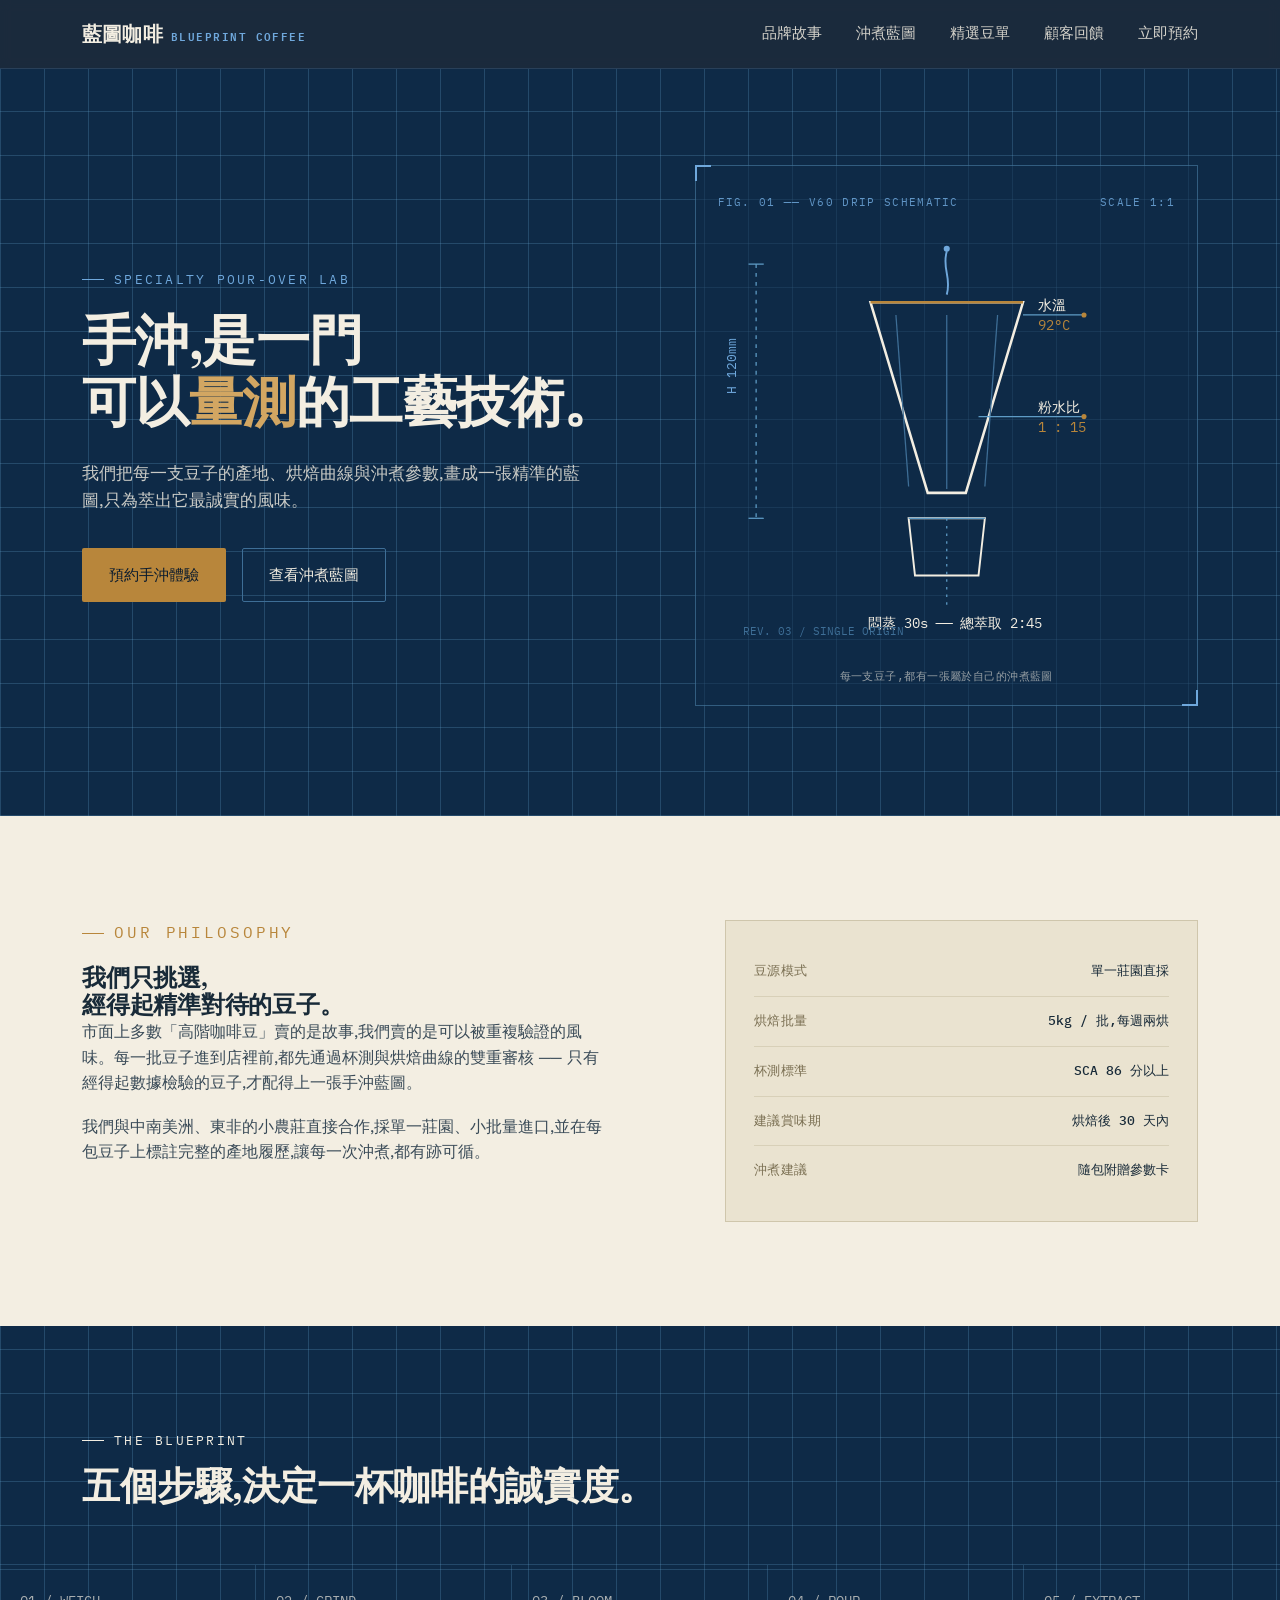
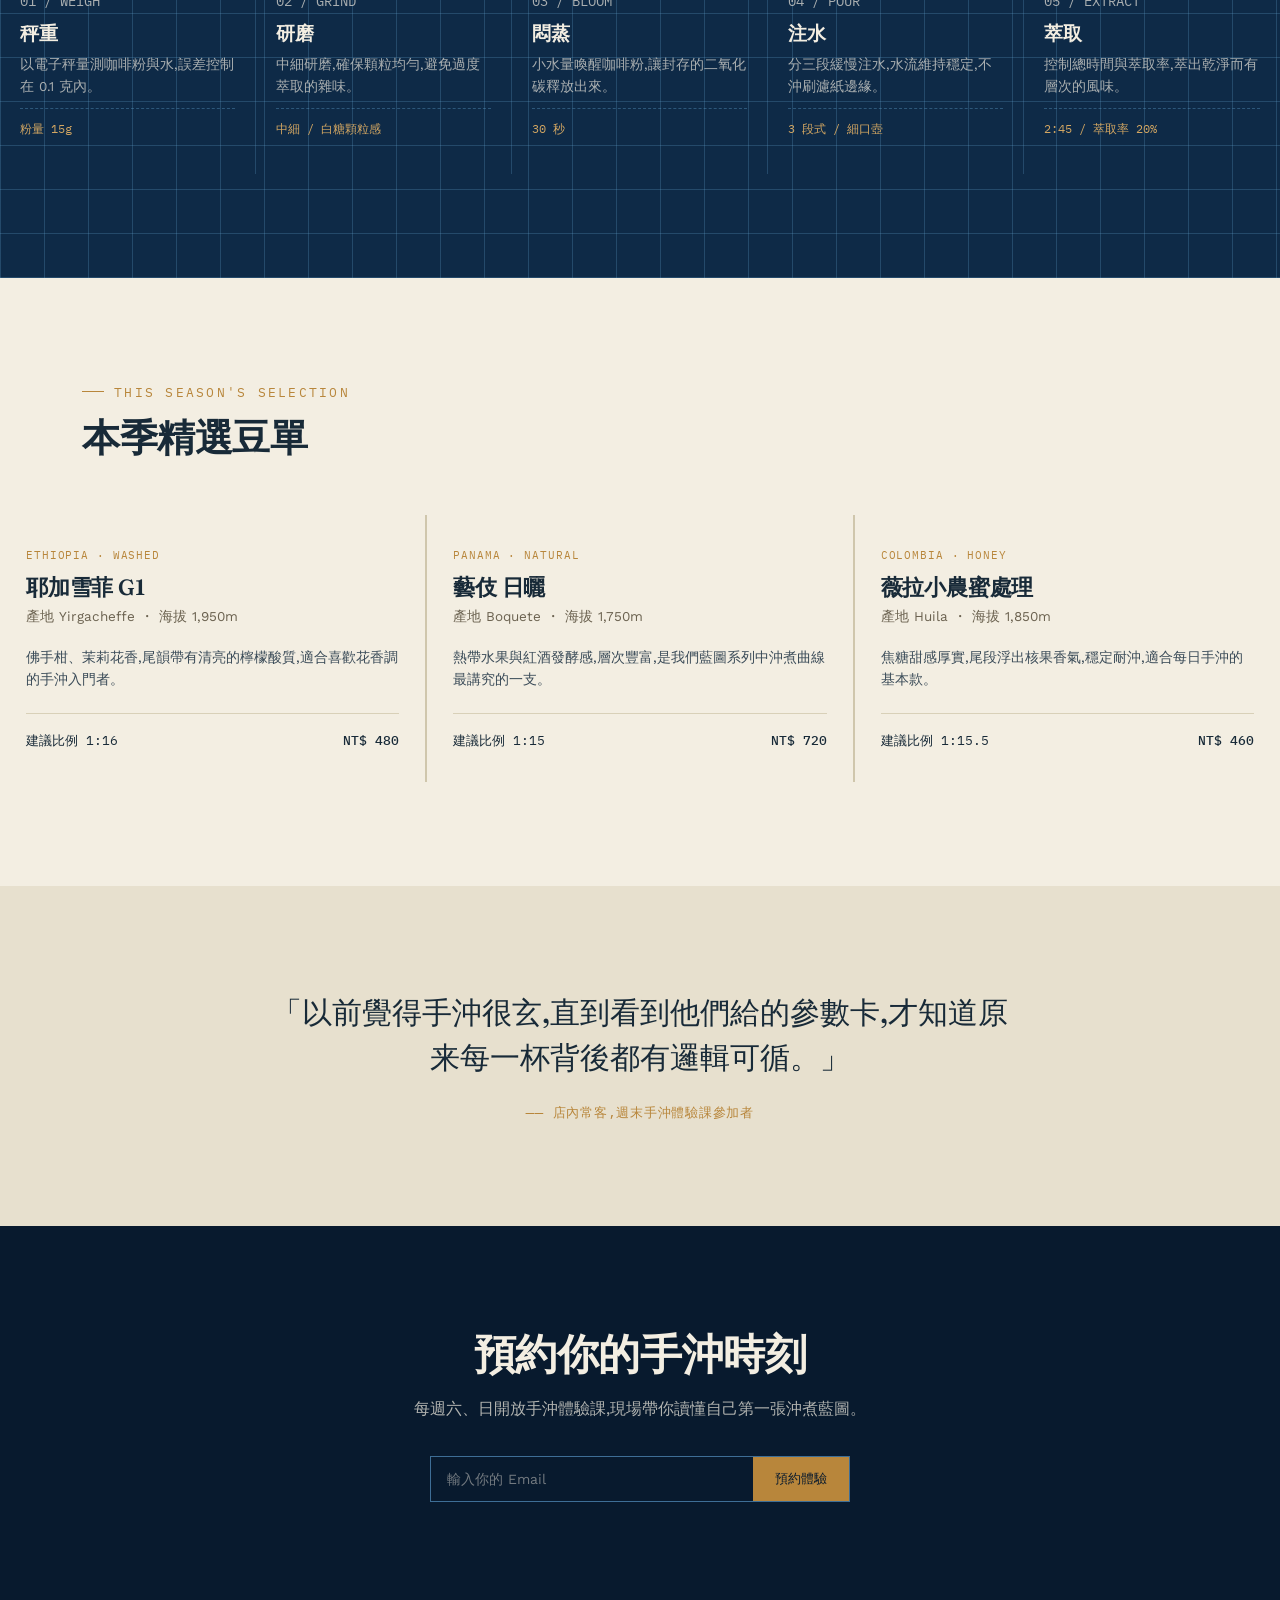
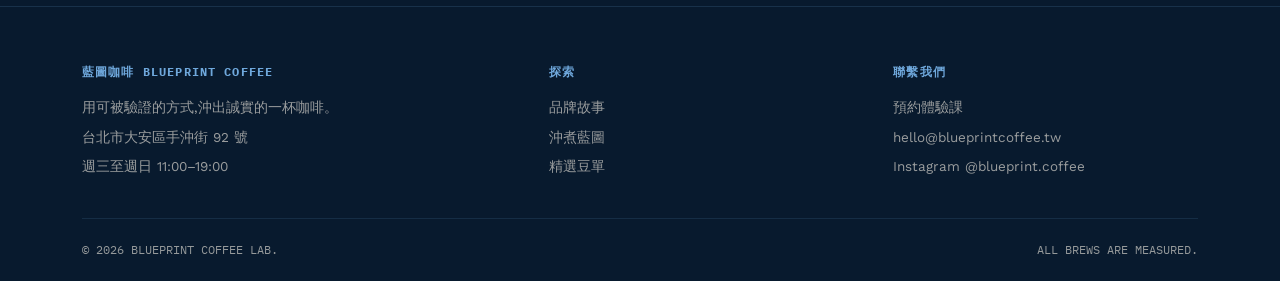
<file: week3/index.html>
<!DOCTYPE html>
<html lang="zh-Hant">
<head>
<meta charset="UTF-8">
<meta name="viewport" content="width=device-width, initial-scale=1.0">
<title>藍圖咖啡 Blueprint Coffee ── 精準手沖,誠實風味</title>
<link rel="preconnect" href="https://fonts.googleapis.com">
<link rel="preconnect" href="https://fonts.gstatic.com" crossorigin>
<link href="https://fonts.googleapis.com/css2?family=Fraunces:opsz,wght@9..144,400;9..144,500;9..144,600;9..144,700&family=Work+Sans:wght@300;400;500;600&family=IBM+Plex+Mono:wght@400;500&display=swap" rel="stylesheet">
<style>
  :root{
    --ink-black:#081A2E;
    --blueprint:#0E2A47;
    --blueprint-line:#3E6E96;
    --blueprint-line-soft:rgba(94,155,197,0.28);
    --paper:#F3EEE2;
    --paper-dim:#E7E0CE;
    --brass:#B8863B;
    --brass-light:#D2A662;
    --sky:#6FA8DC;
    --ink-on-paper:#182A38;
    --max-w:1180px;
  }

  *{margin:0;padding:0;box-sizing:border-box;}
  html{scroll-behavior:smooth;}
  body{
    font-family:'Work Sans', sans-serif;
    background:var(--paper);
    color:var(--ink-on-paper);
    line-height:1.6;
    -webkit-font-smoothing:antialiased;
  }
  a{color:inherit;text-decoration:none;}
  img,svg{display:block;max-width:100%;}
  .container{max-width:var(--max-w);margin:0 auto;padding:0 32px;}
  .eyebrow{
    font-family:'IBM Plex Mono', monospace;
    font-size:12.5px;
    letter-spacing:0.18em;
    text-transform:uppercase;
    display:flex;
    align-items:center;
    gap:10px;
  }
  .eyebrow::before{
    content:"";
    width:22px;height:1px;
    background:currentColor;
    display:inline-block;
  }
  h1,h2,h3{
    font-family:'Fraunces', serif;
    font-weight:600;
    line-height:1.15;
    letter-spacing:-0.01em;
  }
  .btn{
    display:inline-flex;
    align-items:center;
    gap:10px;
    padding:14px 26px;
    border-radius:2px;
    font-family:'Work Sans', sans-serif;
    font-size:15px;
    font-weight:500;
    border:1px solid transparent;
    cursor:pointer;
    transition:transform .25s ease, background .25s ease, border-color .25s ease, color .25s ease;
  }
  .btn:focus-visible{outline:2px solid var(--sky);outline-offset:3px;}
  .btn-primary{background:var(--brass);color:var(--ink-black);}
  .btn-primary:hover{background:var(--brass-light);transform:translateY(-1px);}
  .btn-ghost{border-color:var(--blueprint-line);color:var(--paper);}
  .btn-ghost:hover{border-color:var(--sky);color:var(--sky);}
  .btn-ghost.on-paper{border-color:var(--ink-on-paper);color:var(--ink-on-paper);}
  .btn-ghost.on-paper:hover{border-color:var(--brass);color:var(--brass);}

  /* ---------- NAV ---------- */
  header{
    position:sticky;top:0;z-index:50;
    background:rgba(8,26,46,0.92);
    backdrop-filter:blur(6px);
    border-bottom:1px solid rgba(94,155,197,0.2);
  }
  nav{
    max-width:var(--max-w);margin:0 auto;padding:18px 32px;
    display:flex;align-items:center;justify-content:space-between;
    color:var(--paper);
  }
  .logo{
    font-family:'Fraunces', serif;
    font-size:20px;font-weight:600;letter-spacing:0.01em;
    color:var(--paper);display:flex;align-items:baseline;gap:8px;
  }
  .logo span{
    font-family:'IBM Plex Mono', monospace;
    font-size:10.5px;letter-spacing:0.14em;color:var(--sky);
  }
  .nav-links{display:flex;gap:34px;font-size:14.5px;}
  .nav-links a{opacity:0.85;transition:opacity .2s;}
  .nav-links a:hover{opacity:1;color:var(--sky);}
  .nav-toggle{display:none;background:none;border:none;color:var(--paper);font-size:24px;cursor:pointer;}

  @media (max-width:860px){
    .nav-links{
      position:absolute;top:100%;left:0;right:0;
      background:var(--ink-black);
      flex-direction:column;gap:0;
      max-height:0;overflow:hidden;
      transition:max-height .3s ease;
    }
    .nav-links.open{max-height:320px;}
    .nav-links a{padding:16px 32px;border-top:1px solid rgba(94,155,197,0.15);}
    .nav-toggle{display:block;}
  }

  /* ---------- HERO ---------- */
  .hero{
    background:
      repeating-linear-gradient(0deg, var(--blueprint-line-soft) 0, var(--blueprint-line-soft) 1px, transparent 1px, transparent 44px),
      repeating-linear-gradient(90deg, var(--blueprint-line-soft) 0, var(--blueprint-line-soft) 1px, transparent 1px, transparent 44px),
      var(--blueprint);
    color:var(--paper);
    padding:96px 0 110px;
    position:relative;
    overflow:hidden;
  }
  .hero-grid{
    max-width:var(--max-w);margin:0 auto;padding:0 32px;
    display:grid;grid-template-columns:1.05fr 0.95fr;gap:56px;align-items:center;
  }
  .hero h1{font-size:clamp(34px,4.6vw,54px);margin:20px 0 26px;color:var(--paper);}
  .hero h1 em{font-style:normal;color:var(--brass-light);}
  .hero p.lede{font-size:17px;max-width:46ch;color:rgba(243,238,226,0.82);margin-bottom:34px;}
  .hero-cta{display:flex;gap:16px;flex-wrap:wrap;}
  .hero-eyebrow{color:var(--sky);margin-bottom:6px;}

  .blueprint-plate{
    position:relative;
    border:1px solid rgba(94,155,197,0.45);
    background:rgba(15,42,71,0.55);
    padding:28px 22px 20px;
  }
  .blueprint-plate::before,.blueprint-plate::after,
  .plate-corner-tl,.plate-corner-br{
    content:"";position:absolute;width:14px;height:14px;
    border-color:var(--sky);
  }
  .blueprint-plate::before{top:-1px;left:-1px;border-top:2px solid var(--sky);border-left:2px solid var(--sky);}
  .blueprint-plate::after{bottom:-1px;right:-1px;border-bottom:2px solid var(--sky);border-right:2px solid var(--sky);}
  .plate-label{
    font-family:'IBM Plex Mono', monospace;font-size:11px;letter-spacing:0.12em;
    color:var(--sky);display:flex;justify-content:space-between;margin-bottom:14px;opacity:0.85;
  }
  .plate-caption{
    font-family:'IBM Plex Mono', monospace;font-size:11px;color:rgba(243,238,226,0.6);
    text-align:center;margin-top:10px;letter-spacing:0.04em;
  }

  @media (max-width:900px){
    .hero-grid{grid-template-columns:1fr;}
    .hero{padding:64px 0 76px;}
  }

  /* ---------- SECTION SHARED ---------- */
  section{padding:104px 0;}
  .section-head{max-width:640px;margin-bottom:56px;}
  .section-head h2{font-size:clamp(26px,3.2vw,38px);margin-top:14px;}
  .on-dark{background:var(--ink-black);color:var(--paper);}
  .on-dark .eyebrow{color:var(--sky);}
  .on-paper .eyebrow{color:var(--brass);}

  /* ---------- ABOUT / SPEC SHEET ---------- */
  .about-grid{display:grid;grid-template-columns:1.1fr 0.9fr;gap:64px;align-items:start;}
  .about-grid p{font-size:16px;color:#3a4b58;max-width:52ch;margin-bottom:18px;}
  .spec-sheet{border:1px solid #cfc6ac;background:#EAE3D0;padding:26px 28px;}
  .spec-row{
    display:flex;justify-content:space-between;gap:20px;
    padding:14px 0;border-bottom:1px solid #d8d0b8;
    font-family:'IBM Plex Mono', monospace;font-size:13px;
  }
  .spec-row:last-child{border-bottom:none;}
  .spec-row dt{color:#7a6f52;letter-spacing:0.04em;}
  .spec-row dd{font-weight:500;color:var(--ink-on-paper);text-align:right;}

  @media (max-width:860px){ .about-grid{grid-template-columns:1fr;} }

  /* ---------- PROCESS BLUEPRINT ---------- */
  .process{
    background:
      repeating-linear-gradient(0deg, var(--blueprint-line-soft) 0, var(--blueprint-line-soft) 1px, transparent 1px, transparent 44px),
      repeating-linear-gradient(90deg, var(--blueprint-line-soft) 0, var(--blueprint-line-soft) 1px, transparent 1px, transparent 44px),
      var(--blueprint);
    color:var(--paper);
  }
  .steps{
    display:grid;grid-template-columns:repeat(5,1fr);gap:0;
    border-top:1px solid var(--blueprint-line-soft);
  }
  .step{
    padding:26px 20px;border-right:1px solid var(--blueprint-line-soft);position:relative;
  }
  .step:last-child{border-right:none;}
  .step-index{font-family:'IBM Plex Mono', monospace;font-size:12px;color:var(--sky);margin-bottom:14px;}
  .step h3{font-size:19px;color:var(--paper);margin-bottom:10px;font-weight:600;}
  .step p{font-size:13.5px;color:rgba(243,238,226,0.68);margin-bottom:10px;}
  .step .metric{
    font-family:'IBM Plex Mono', monospace;font-size:12px;color:var(--brass-light);
    border-top:1px dashed rgba(94,155,197,0.4);padding-top:10px;
  }
  @media (max-width:960px){
    .steps{grid-template-columns:1fr 1fr;}
    .step{border-right:1px solid var(--blueprint-line-soft);border-bottom:1px solid var(--blueprint-line-soft);}
    .step:nth-child(2n){border-right:none;}
  }
  @media (max-width:560px){
    .steps{grid-template-columns:1fr;}
    .step{border-right:none;}
  }

  /* ---------- BEANS ---------- */
  .bean-grid{display:grid;grid-template-columns:repeat(3,1fr);gap:2px;background:#cfc6ac;}
  .bean-card{
    background:var(--paper);padding:32px 26px;position:relative;
    display:flex;flex-direction:column;height:100%;
  }
  .bean-tag{
    font-family:'IBM Plex Mono', monospace;font-size:11px;color:var(--brass);
    letter-spacing:0.08em;margin-bottom:10px;
  }
  .bean-card h3{font-size:22px;margin-bottom:6px;}
  .bean-origin{font-size:13.5px;color:#6b6250;margin-bottom:18px;}
  .bean-notes{font-size:14px;color:#3a4b58;margin-bottom:22px;flex-grow:1;}
  .bean-meta{
    display:flex;justify-content:space-between;align-items:center;
    border-top:1px solid #d8d0b8;padding-top:16px;
    font-family:'IBM Plex Mono', monospace;font-size:12.5px;
  }
  .bean-price{color:var(--ink-on-paper);font-weight:500;}
  @media (max-width:900px){ .bean-grid{grid-template-columns:1fr 1fr;} }
  @media (max-width:600px){ .bean-grid{grid-template-columns:1fr;} }

  /* ---------- QUOTE ---------- */
  .quote-section{background:var(--paper-dim);}
  .quote-wrap{max-width:760px;margin:0 auto;text-align:center;}
  blockquote{
    font-family:'Fraunces', serif;font-size:clamp(22px,2.6vw,30px);
    font-weight:500;line-height:1.5;color:var(--ink-on-paper);margin-bottom:22px;
  }
  .quote-attr{font-family:'IBM Plex Mono', monospace;font-size:12.5px;color:var(--brass);letter-spacing:0.06em;}

  /* ---------- CTA / FOOTER ---------- */
  .cta-section{background:var(--ink-black);color:var(--paper);text-align:center;}
  .cta-section h2{font-size:clamp(28px,3.6vw,42px);margin-bottom:18px;}
  .cta-section p{color:rgba(243,238,226,0.72);max-width:48ch;margin:0 auto 34px;}
  .cta-form{
    display:flex;max-width:420px;margin:0 auto;gap:0;border:1px solid var(--blueprint-line);
  }
  .cta-form input{
    flex:1;background:transparent;border:none;padding:14px 16px;
    color:var(--paper);font-family:'Work Sans', sans-serif;font-size:14px;
  }
  .cta-form input::placeholder{color:rgba(243,238,226,0.45);}
  .cta-form input:focus{outline:none;}
  .cta-form button{
    background:var(--brass);color:var(--ink-black);border:none;
    padding:0 22px;font-weight:500;cursor:pointer;font-family:'Work Sans', sans-serif;
    transition:background .2s;
  }
  .cta-form button:hover{background:var(--brass-light);}

  footer{background:var(--ink-black);border-top:1px solid rgba(94,155,197,0.18);color:rgba(243,238,226,0.6);}
  .footer-grid{
    display:grid;grid-template-columns:1.4fr 1fr 1fr;gap:40px;padding:56px 0 32px;
    font-size:13.5px;
  }
  .footer-grid h4{
    font-family:'IBM Plex Mono', monospace;font-size:11.5px;letter-spacing:0.1em;
    color:var(--sky);margin-bottom:16px;text-transform:uppercase;
  }
  .footer-grid p, .footer-grid a{display:block;margin-bottom:8px;color:rgba(243,238,226,0.62);}
  .footer-grid a:hover{color:var(--paper);}
  .footer-bottom{
    border-top:1px solid rgba(94,155,197,0.15);padding:22px 0;
    font-family:'IBM Plex Mono', monospace;font-size:11.5px;
    display:flex;justify-content:space-between;flex-wrap:wrap;gap:10px;
  }
  @media (max-width:700px){ .footer-grid{grid-template-columns:1fr;} }

  /* ---------- REVEAL ---------- */
  .reveal{opacity:0;transform:translateY(18px);transition:opacity .7s ease, transform .7s ease;}
  .reveal.in{opacity:1;transform:translateY(0);}
  @media (prefers-reduced-motion: reduce){
    .reveal{opacity:1;transform:none;transition:none;}
    html{scroll-behavior:auto;}
  }
</style>
</head>
<body>

<header>
  <nav>
    <a href="#top" class="logo">藍圖咖啡<span>BLUEPRINT COFFEE</span></a>
    <button class="nav-toggle" id="navToggle" aria-label="開啟選單" aria-expanded="false">☰</button>
    <div class="nav-links" id="navLinks">
      <a href="#about">品牌故事</a>
      <a href="#process">沖煮藍圖</a>
      <a href="#beans">精選豆單</a>
      <a href="#quote">顧客回饋</a>
      <a href="#cta">立即預約</a>
    </div>
  </nav>
</header>

<section class="hero" id="top">
  <div class="hero-grid">
    <div>
      <p class="eyebrow hero-eyebrow">SPECIALTY POUR-OVER LAB</p>
      <h1>手沖,是一門<br>可以<em>量測</em>的工藝技術。</h1>
      <p class="lede">我們把每一支豆子的產地、烘焙曲線與沖煮參數,畫成一張精準的藍圖,只為萃出它最誠實的風味。</p>
      <div class="hero-cta">
        <a href="#cta" class="btn btn-primary">預約手沖體驗</a>
        <a href="#process" class="btn btn-ghost">查看沖煮藍圖</a>
      </div>
    </div>

    <div class="blueprint-plate reveal">
      <div class="plate-label"><span>FIG. 01 ── V60 DRIP SCHEMATIC</span><span>SCALE 1:1</span></div>
      <svg viewBox="0 0 360 340" xmlns="http://www.w3.org/2000/svg" role="img" aria-label="V60 手沖濾杯示意圖,標註水溫、粉水比、悶蒸與總萃取時間">
        <!-- dimension lines -->
        <line x1="30" y1="30" x2="30" y2="230" stroke="#5E9BC5" stroke-width="1" stroke-dasharray="3 4"/>
        <line x1="24" y1="30" x2="36" y2="30" stroke="#5E9BC5" stroke-width="1"/>
        <line x1="24" y1="230" x2="36" y2="230" stroke="#5E9BC5" stroke-width="1"/>
        <text x="14" y="132" fill="#6FA8DC" font-size="10" font-family="IBM Plex Mono, monospace" transform="rotate(-90 14 132)">H 120mm</text>

        <!-- dripper cone -->
        <path d="M120 60 L240 60 L195 210 L165 210 Z" fill="none" stroke="#F3EEE2" stroke-width="2"/>
        <path d="M120 60 L240 60" stroke="#B8863B" stroke-width="2"/>
        <!-- ribs -->
        <line x1="140" y1="70" x2="150" y2="205" stroke="#3E6E96" stroke-width="1"/>
        <line x1="180" y1="70" x2="180" y2="207" stroke="#3E6E96" stroke-width="1"/>
        <line x1="220" y1="70" x2="210" y2="205" stroke="#3E6E96" stroke-width="1"/>

        <!-- server -->
        <path d="M150 230 L210 230 L205 275 L155 275 Z" fill="none" stroke="#F3EEE2" stroke-width="1.5"/>
        <line x1="150" y1="230" x2="210" y2="230" stroke="#5E9BC5" stroke-width="1"/>

        <!-- pour line + droplets -->
        <path d="M180 20 C176 34, 184 40, 180 54" stroke="#6FA8DC" stroke-width="1.5" fill="none"/>
        <circle cx="180" cy="18" r="2.4" fill="#6FA8DC"/>

        <!-- annotation callouts -->
        <line x1="240" y1="70" x2="288" y2="70" stroke="#5E9BC5" stroke-width="1"/>
        <circle cx="288" cy="70" r="2" fill="#B8863B"/>
        <text x="252" y="66" fill="#F3EEE2" font-size="11" font-family="IBM Plex Mono, monospace">水溫</text>
        <text x="252" y="82" fill="#B8863B" font-size="11" font-family="IBM Plex Mono, monospace">92°C</text>

        <line x1="205" y1="150" x2="288" y2="150" stroke="#5E9BC5" stroke-width="1"/>
        <circle cx="288" cy="150" r="2" fill="#B8863B"/>
        <text x="252" y="146" fill="#F3EEE2" font-size="11" font-family="IBM Plex Mono, monospace">粉水比</text>
        <text x="252" y="162" fill="#B8863B" font-size="11" font-family="IBM Plex Mono, monospace">1 : 15</text>

        <line x1="180" y1="230" x2="180" y2="300" stroke="#5E9BC5" stroke-width="1" stroke-dasharray="2 4"/>
        <text x="118" y="316" fill="#F3EEE2" font-size="11" font-family="IBM Plex Mono, monospace">悶蒸 30s ── 總萃取 2:45</text>

        <!-- corner tick -->
        <text x="20" y="322" fill="#3E6E96" font-size="9" font-family="IBM Plex Mono, monospace">REV. 03 / SINGLE ORIGIN</text>
      </svg>
      <p class="plate-caption">每一支豆子,都有一張屬於自己的沖煮藍圖</p>
    </div>
  </div>
</section>

<section class="on-paper" id="about">
  <div class="container">
    <div class="about-grid">
      <div class="reveal">
        <p class="eyebrow">OUR PHILOSOPHY</p>
        <h2>我們只挑選,<br>經得起精準對待的豆子。</h2>
        <p>市面上多數「高階咖啡豆」賣的是故事,我們賣的是可以被重複驗證的風味。每一批豆子進到店裡前,都先通過杯測與烘焙曲線的雙重審核 ── 只有經得起數據檢驗的豆子,才配得上一張手沖藍圖。</p>
        <p>我們與中南美洲、東非的小農莊直接合作,採單一莊園、小批量進口,並在每包豆子上標註完整的產地履歷,讓每一次沖煮,都有跡可循。</p>
      </div>
      <dl class="spec-sheet reveal">
        <div class="spec-row"><dt>豆源模式</dt><dd>單一莊園直採</dd></div>
        <div class="spec-row"><dt>烘焙批量</dt><dd>5kg / 批,每週兩烘</dd></div>
        <div class="spec-row"><dt>杯測標準</dt><dd>SCA 86 分以上</dd></div>
        <div class="spec-row"><dt>建議賞味期</dt><dd>烘焙後 30 天內</dd></div>
        <div class="spec-row"><dt>沖煮建議</dt><dd>隨包附贈參數卡</dd></div>
      </dl>
    </div>
  </div>
</section>

<section class="process" id="process">
  <div class="container">
    <div class="section-head reveal">
      <p class="eyebrow">THE BLUEPRINT</p>
      <h2>五個步驟,決定一杯咖啡的誠實度。</h2>
    </div>
  </div>
  <div class="steps reveal">
    <div class="step">
      <p class="step-index">01 / WEIGH</p>
      <h3>秤重</h3>
      <p>以電子秤量測咖啡粉與水,誤差控制在 0.1 克內。</p>
      <p class="metric">粉量 15g</p>
    </div>
    <div class="step">
      <p class="step-index">02 / GRIND</p>
      <h3>研磨</h3>
      <p>中細研磨,確保顆粒均勻,避免過度萃取的雜味。</p>
      <p class="metric">中細 / 白糖顆粒感</p>
    </div>
    <div class="step">
      <p class="step-index">03 / BLOOM</p>
      <h3>悶蒸</h3>
      <p>小水量喚醒咖啡粉,讓封存的二氧化碳釋放出來。</p>
      <p class="metric">30 秒</p>
    </div>
    <div class="step">
      <p class="step-index">04 / POUR</p>
      <h3>注水</h3>
      <p>分三段緩慢注水,水流維持穩定,不沖刷濾紙邊緣。</p>
      <p class="metric">3 段式 / 細口壺</p>
    </div>
    <div class="step">
      <p class="step-index">05 / EXTRACT</p>
      <h3>萃取</h3>
      <p>控制總時間與萃取率,萃出乾淨而有層次的風味。</p>
      <p class="metric">2:45 / 萃取率 20%</p>
    </div>
  </div>
</section>

<section class="on-paper" id="beans">
  <div class="container">
    <div class="section-head reveal">
      <p class="eyebrow">THIS SEASON'S SELECTION</p>
      <h2>本季精選豆單</h2>
    </div>
  </div>
  <div class="bean-grid reveal">
    <div class="bean-card">
      <p class="bean-tag">ETHIOPIA · WASHED</p>
      <h3>耶加雪菲 G1</h3>
      <p class="bean-origin">產地 Yirgacheffe ・ 海拔 1,950m</p>
      <p class="bean-notes">佛手柑、茉莉花香,尾韻帶有清亮的檸檬酸質,適合喜歡花香調的手沖入門者。</p>
      <div class="bean-meta"><span>建議比例 1:16</span><span class="bean-price">NT$ 480</span></div>
    </div>
    <div class="bean-card">
      <p class="bean-tag">PANAMA · NATURAL</p>
      <h3>藝伎 日曬</h3>
      <p class="bean-origin">產地 Boquete ・ 海拔 1,750m</p>
      <p class="bean-notes">熱帶水果與紅酒發酵感,層次豐富,是我們藍圖系列中沖煮曲線最講究的一支。</p>
      <div class="bean-meta"><span>建議比例 1:15</span><span class="bean-price">NT$ 720</span></div>
    </div>
    <div class="bean-card">
      <p class="bean-tag">COLOMBIA · HONEY</p>
      <h3>薇拉小農蜜處理</h3>
      <p class="bean-origin">產地 Huila ・ 海拔 1,850m</p>
      <p class="bean-notes">焦糖甜感厚實,尾段浮出核果香氣,穩定耐沖,適合每日手沖的基本款。</p>
      <div class="bean-meta"><span>建議比例 1:15.5</span><span class="bean-price">NT$ 460</span></div>
    </div>
  </div>
</section>

<section class="quote-section" id="quote">
  <div class="container">
    <div class="quote-wrap reveal">
      <blockquote>「以前覺得手沖很玄,直到看到他們給的參數卡,才知道原来每一杯背後都有邏輯可循。」</blockquote>
      <p class="quote-attr">── 店內常客,週末手沖體驗課參加者</p>
    </div>
  </div>
</section>

<section class="cta-section" id="cta">
  <div class="container">
    <h2 class="reveal">預約你的手沖時刻</h2>
    <p class="reveal">每週六、日開放手沖體驗課,現場帶你讀懂自己第一張沖煮藍圖。</p>
    <form class="cta-form reveal" onsubmit="event.preventDefault(); this.querySelector('button').textContent='已收到,我們會盡快聯繫';">
      <input type="email" placeholder="輸入你的 Email" required aria-label="Email">
      <button type="submit">預約體驗</button>
    </form>
  </div>
</section>

<footer>
  <div class="container">
    <div class="footer-grid">
      <div>
        <h4>藍圖咖啡 BLUEPRINT COFFEE</h4>
        <p>用可被驗證的方式,沖出誠實的一杯咖啡。</p>
        <p>台北市大安區手沖街 92 號</p>
        <p>週三至週日 11:00–19:00</p>
      </div>
      <div>
        <h4>探索</h4>
        <a href="#about">品牌故事</a>
        <a href="#process">沖煮藍圖</a>
        <a href="#beans">精選豆單</a>
      </div>
      <div>
        <h4>聯繫我們</h4>
        <a href="#cta">預約體驗課</a>
        <a href="mailto:hello@blueprintcoffee.tw">hello@blueprintcoffee.tw</a>
        <a href="#top">Instagram @blueprint.coffee</a>
      </div>
    </div>
    <div class="footer-bottom">
      <span>© 2026 BLUEPRINT COFFEE LAB.</span>
      <span>ALL BREWS ARE MEASURED.</span>
    </div>
  </div>
</footer>

<script>
  // mobile nav toggle
  const navToggle = document.getElementById('navToggle');
  const navLinks = document.getElementById('navLinks');
  navToggle.addEventListener('click', () => {
    const isOpen = navLinks.classList.toggle('open');
    navToggle.setAttribute('aria-expanded', isOpen);
  });
  navLinks.querySelectorAll('a').forEach(a => a.addEventListener('click', () => {
    navLinks.classList.remove('open');
    navToggle.setAttribute('aria-expanded', 'false');
  }));

  // scroll reveal
  const prefersReduced = window.matchMedia('(prefers-reduced-motion: reduce)').matches;
  if (!prefersReduced && 'IntersectionObserver' in window) {
    const io = new IntersectionObserver((entries) => {
      entries.forEach(entry => {
        if (entry.isIntersecting) {
          entry.target.classList.add('in');
          io.unobserve(entry.target);
        }
      });
    }, { threshold: 0.15 });
    document.querySelectorAll('.reveal').forEach(el => io.observe(el));
  } else {
    document.querySelectorAll('.reveal').forEach(el => el.classList.add('in'));
  }
</script>

</body>
</html>
</file>
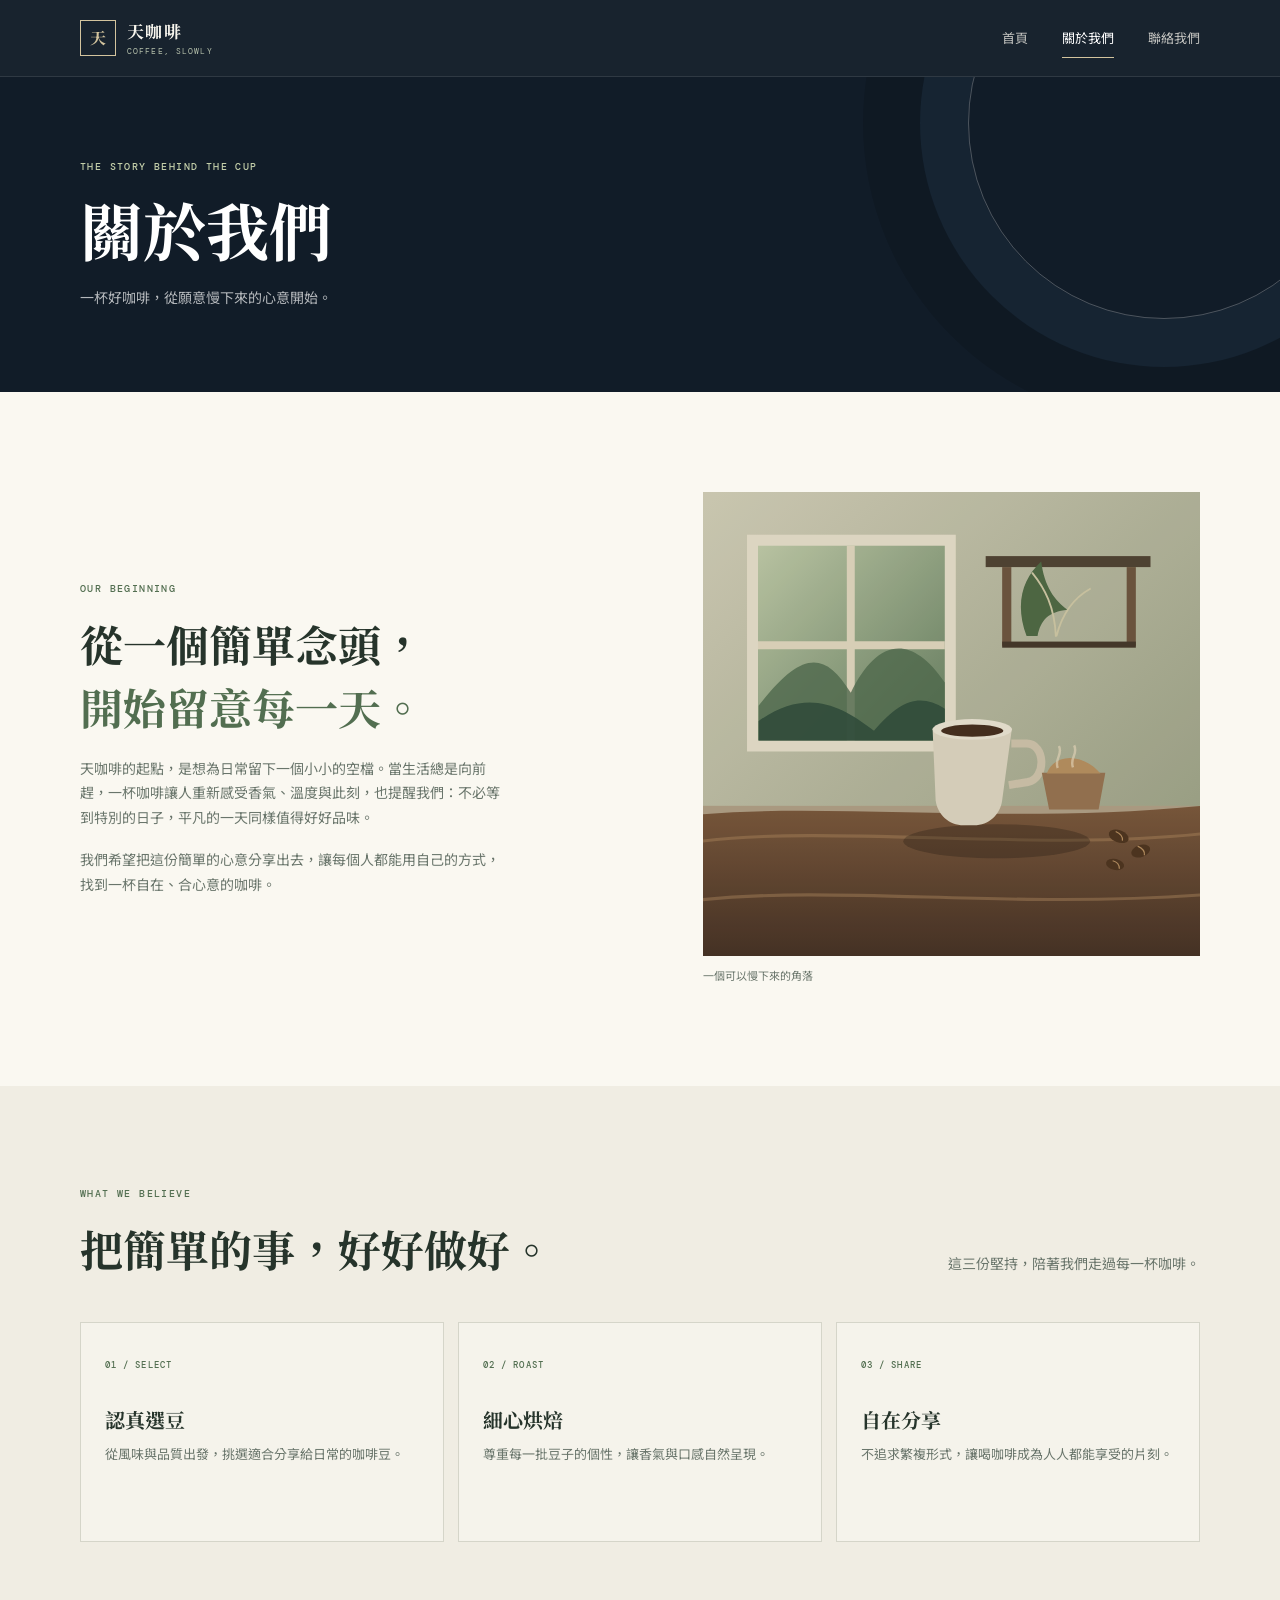
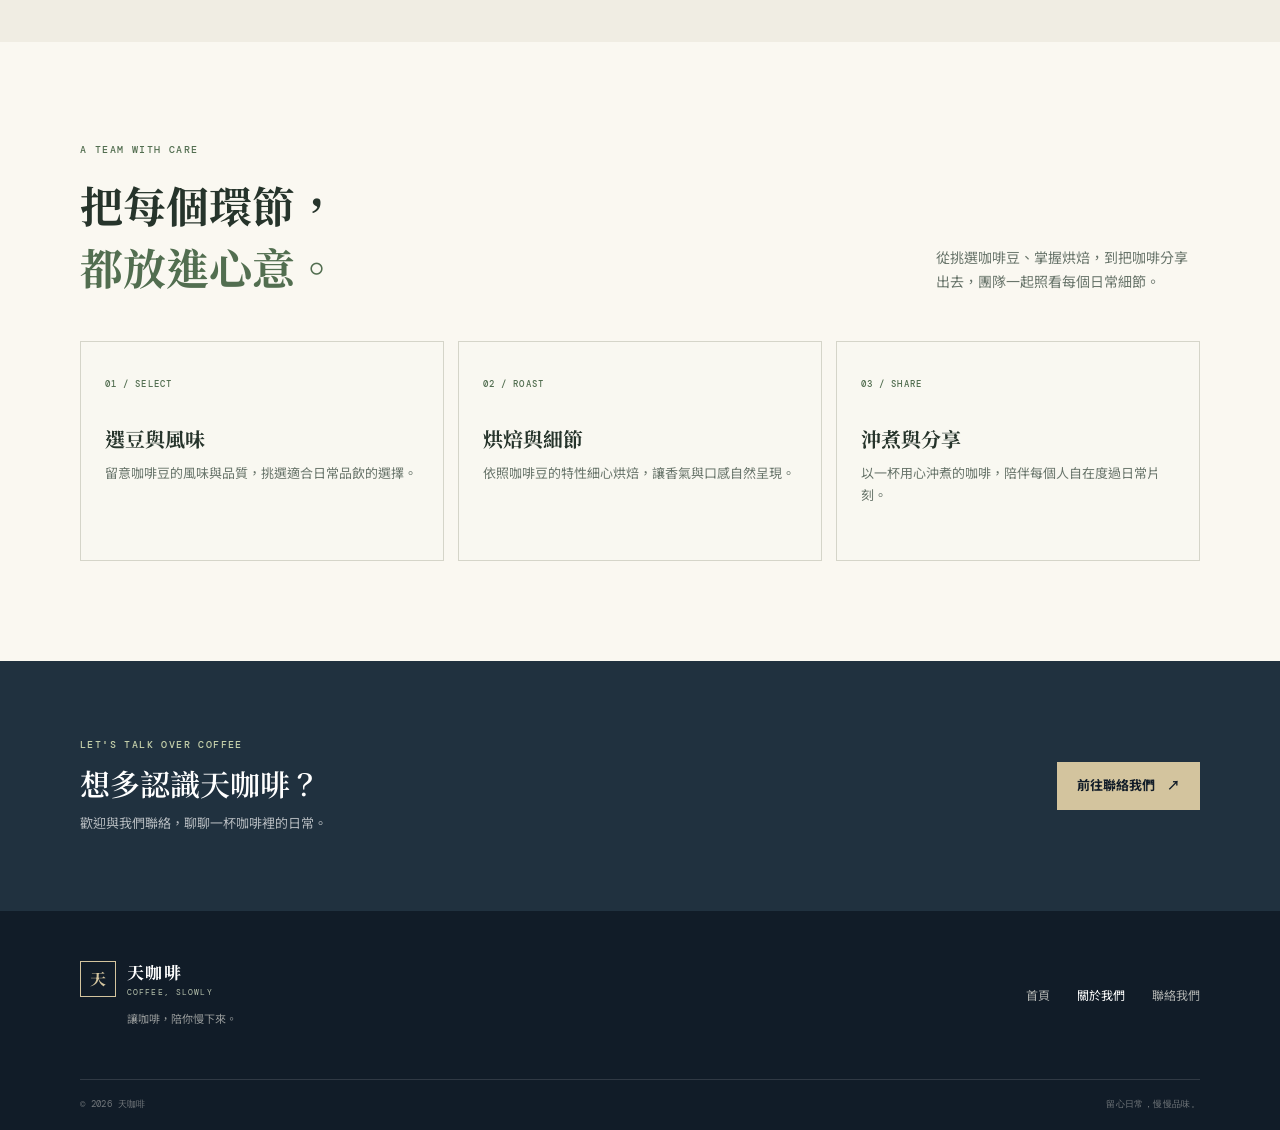
<file: pages/about.html>
<!doctype html>
<html lang="zh-Hant">
<head>
  <meta charset="utf-8">
  <meta name="viewport" content="width=device-width, initial-scale=1">
  <meta name="description" content="認識黑天咖啡的品牌故事與經營理念，了解品牌對咖啡與日常的想法。">
  <title>關於我們｜黑天咖啡</title>
  <link rel="preconnect" href="https://fonts.googleapis.com">
  <link rel="preconnect" href="https://fonts.gstatic.com" crossorigin>
  <link href="https://fonts.googleapis.com/css2?family=DM+Mono:wght@400;500&family=Noto+Sans+TC:wght@400;500;600;700&family=Noto+Serif+TC:wght@500;600;700;900&display=swap" rel="stylesheet">
  <link rel="stylesheet" href="assets/css/site.css">
  <script src="assets/js/site.js" defer></script>
</head>
<body>
  <a class="skip-link" href="#main">跳至主要內容</a>
  <header class="site-header">
    <div class="container nav-wrap">
      <a class="brand" href="index.html" aria-label="天咖啡首頁">
        <span class="brand-mark" aria-hidden="true">天</span>
        <span class="brand-name">天咖啡<small>COFFEE, SLOWLY</small></span>
      </a>
      <button class="menu-toggle" type="button" aria-expanded="false" aria-controls="site-nav" aria-label="展開導覽選單">
        <span></span><span></span>
      </button>
      <nav class="site-nav" id="site-nav" aria-label="主要導覽">
        <a href="index.html">首頁</a>
        <a href="about.html" aria-current="page">關於我們</a>
        <a href="contact.html">聯絡我們</a>
      </nav>
    </div>
  </header>

  <main id="main">
    <section class="page-hero">
      <div class="container page-hero-inner">
        <p class="eyebrow">THE STORY BEHIND THE CUP</p>
        <h1>關於我們</h1>
        <p>一杯好咖啡，從願意慢下來的心意開始。</p>
      </div>
    </section>

    <section class="story-section section-pad">
      <div class="container story-grid">
        <div class="story-copy">
          <p class="eyebrow">OUR BEGINNING</p>
          <h2 class="section-title">從一個簡單念頭，<br><em>開始留意每一天。</em></h2>
          <p class="body-copy">天咖啡的起點，是想為日常留下一個小小的空檔。當生活總是向前趕，一杯咖啡讓人重新感受香氣、溫度與此刻，也提醒我們：不必等到特別的日子，平凡的一天同樣值得好好品味。</p>
          <p class="body-copy">我們希望把這份簡單的心意分享出去，讓每個人都能用自己的方式，找到一杯自在、合心意的咖啡。</p>
        </div>
        <figure class="story-image">
          <img src="assets/images/coffee-room.svg" alt="以木質桌面、咖啡器具與綠意構成的自在咖啡空間示意圖">
          <figcaption>一個可以慢下來的角落</figcaption>
        </figure>
      </div>
    </section>

    <section class="values-section section-pad">
      <div class="container">
        <div class="section-heading">
          <div><p class="eyebrow">WHAT WE BELIEVE</p><h2 class="section-title">把簡單的事，<br class="mobile-break">好好做好。</h2></div>
          <p class="body-copy">這三份堅持，陪著我們走過每一杯咖啡。</p>
        </div>
        <div class="values-grid">
          <article class="value-card"><span>01 / SELECT</span><h3>認真選豆</h3><p>從風味與品質出發，挑選適合分享給日常的咖啡豆。</p></article>
          <article class="value-card"><span>02 / ROAST</span><h3>細心烘焙</h3><p>尊重每一批豆子的個性，讓香氣與口感自然呈現。</p></article>
          <article class="value-card"><span>03 / SHARE</span><h3>自在分享</h3><p>不追求繁複形式，讓喝咖啡成為人人都能享受的片刻。</p></article>
        </div>
      </div>
    </section>

    <section class="team-section section-pad">
      <div class="container">
        <div class="section-heading">
          <div><p class="eyebrow">A TEAM WITH CARE</p><h2 class="section-title">把每個環節，<br><em>都放進心意。</em></h2></div>
          <p class="body-copy">從挑選咖啡豆、掌握烘焙，到把咖啡分享出去，團隊一起照看每個日常細節。</p>
        </div>
        <div class="team-grid">
          <article class="team-card"><span>01 / SELECT</span><h3>選豆與風味</h3><p>留意咖啡豆的風味與品質，挑選適合日常品飲的選擇。</p></article>
          <article class="team-card"><span>02 / ROAST</span><h3>烘焙與細節</h3><p>依照咖啡豆的特性細心烘焙，讓香氣與口感自然呈現。</p></article>
          <article class="team-card"><span>03 / SHARE</span><h3>沖煮與分享</h3><p>以一杯用心沖煮的咖啡，陪伴每個人自在度過日常片刻。</p></article>
        </div>
      </div>
    </section>

    <section class="about-cta">
      <div class="container about-cta-inner">
        <div><p class="eyebrow">LET'S TALK OVER COFFEE</p><h2>想多認識天咖啡？</h2><p>歡迎與我們聯絡，聊聊一杯咖啡裡的日常。</p></div>
        <a class="button button-primary" href="contact.html">前往聯絡我們 <span aria-hidden="true">↗</span></a>
      </div>
    </section>
  </main>

  <footer class="site-footer">
    <div class="container footer-main">
      <div>
        <a class="brand footer-brand" href="index.html">
          <span class="brand-mark" aria-hidden="true">天</span>
          <span class="brand-name">天咖啡<small>COFFEE, SLOWLY</small></span>
        </a>
        <p class="footer-tagline">讓咖啡，陪你慢下來。</p>
      </div>
      <nav class="footer-nav" aria-label="頁尾導覽">
        <a href="index.html">首頁</a>
        <a href="about.html" aria-current="page">關於我們</a>
        <a href="contact.html">聯絡我們</a>
      </nav>
    </div>
    <div class="container footer-bottom"><span>© 2026 天咖啡</span><span>留心日常，慢慢品味。</span></div>
  </footer>
</body>
</html>
</file>
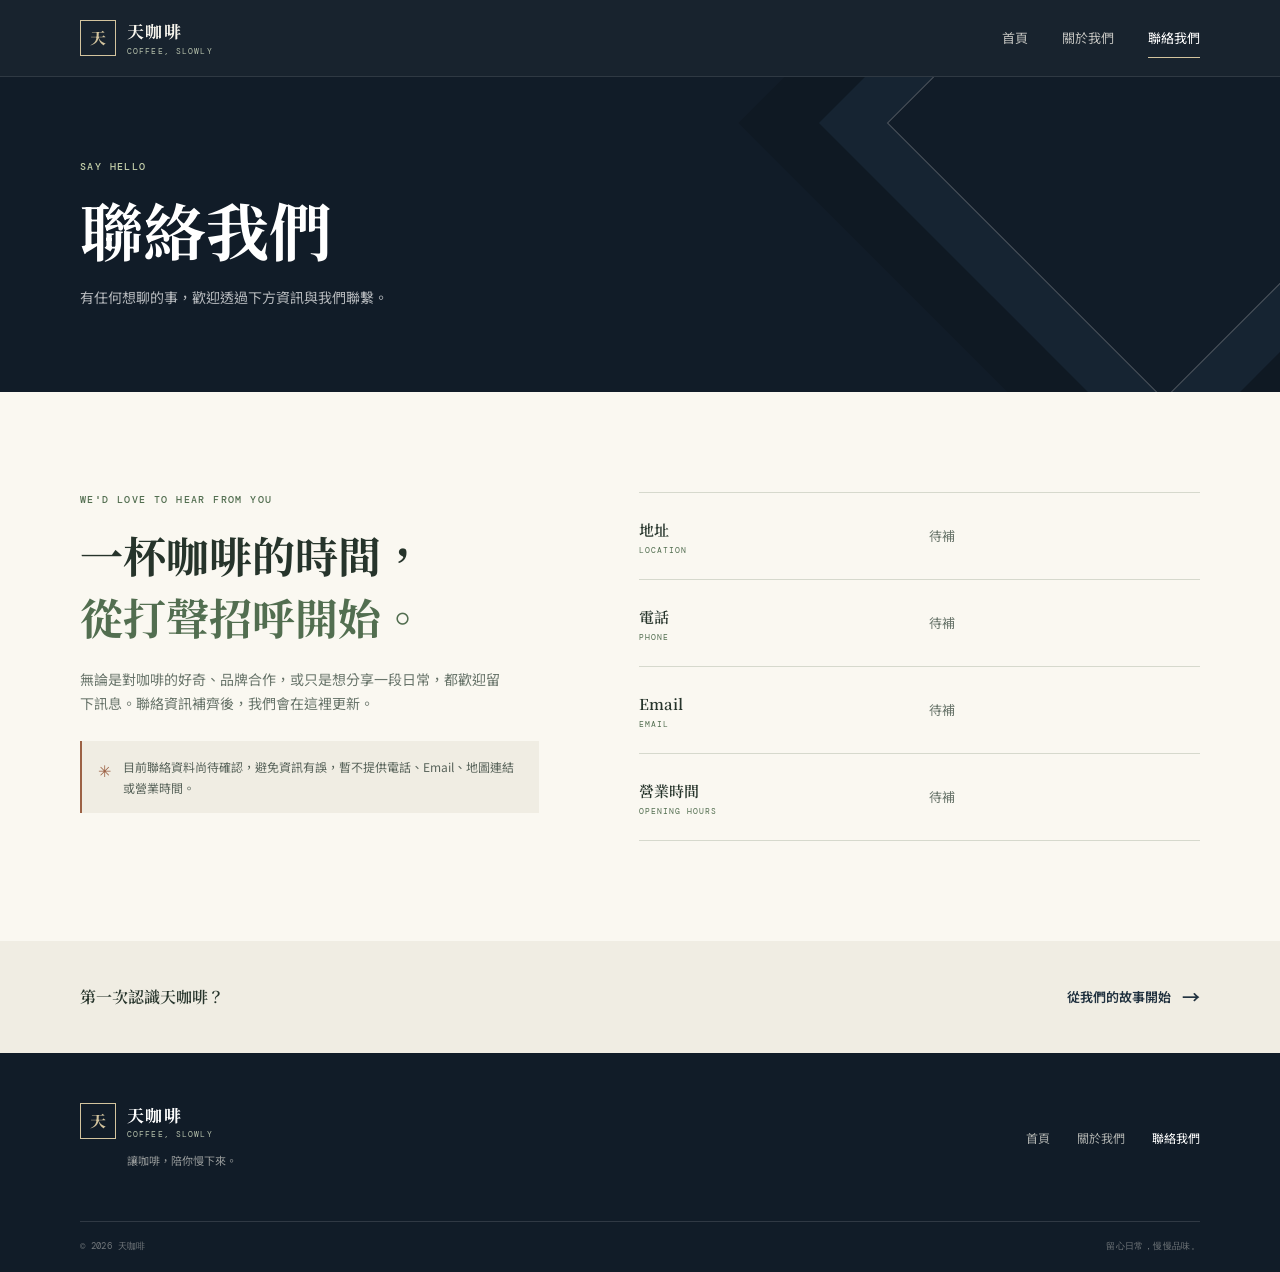
<file: pages/contact.html>
<!doctype html>
<html lang="zh-Hant">
<head>
  <meta charset="utf-8">
  <meta name="viewport" content="width=device-width, initial-scale=1">
  <meta name="description" content="天咖啡聯絡資訊。地址、電話、Email 與營業時間待補充。">
  <title>聯絡我們｜天咖啡</title>
  <link rel="preconnect" href="https://fonts.googleapis.com">
  <link rel="preconnect" href="https://fonts.gstatic.com" crossorigin>
  <link href="https://fonts.googleapis.com/css2?family=DM+Mono:wght@400;500&family=Noto+Sans+TC:wght@400;500;600;700&family=Noto+Serif+TC:wght@500;600;700;900&display=swap" rel="stylesheet">
  <link rel="stylesheet" href="assets/css/site.css">
  <script src="assets/js/site.js" defer></script>
</head>
<body>
  <a class="skip-link" href="#main">跳至主要內容</a>
  <header class="site-header">
    <div class="container nav-wrap">
      <a class="brand" href="index.html" aria-label="天咖啡首頁">
        <span class="brand-mark" aria-hidden="true">天</span>
        <span class="brand-name">天咖啡<small>COFFEE, SLOWLY</small></span>
      </a>
      <button class="menu-toggle" type="button" aria-expanded="false" aria-controls="site-nav" aria-label="展開導覽選單">
        <span></span><span></span>
      </button>
      <nav class="site-nav" id="site-nav" aria-label="主要導覽">
        <a href="index.html">首頁</a>
        <a href="about.html">關於我們</a>
        <a href="contact.html" aria-current="page">聯絡我們</a>
      </nav>
    </div>
  </header>

  <main id="main">
    <section class="page-hero contact-hero">
      <div class="container page-hero-inner">
        <p class="eyebrow">SAY HELLO</p>
        <h1>聯絡我們</h1>
        <p>有任何想聊的事，歡迎透過下方資訊與我們聯繫。</p>
      </div>
    </section>

    <section class="contact-section section-pad">
      <div class="container contact-layout">
        <div class="contact-intro">
          <p class="eyebrow">WE'D LOVE TO HEAR FROM YOU</p>
          <h2 class="section-title">一杯咖啡的時間，<br><em>從打聲招呼開始。</em></h2>
          <p class="body-copy">無論是對咖啡的好奇、品牌合作，或只是想分享一段日常，都歡迎留下訊息。聯絡資訊補齊後，我們會在這裡更新。</p>
          <div class="contact-note"><span aria-hidden="true">✳</span><p>目前聯絡資料尚待確認，避免資訊有誤，暫不提供電話、Email、地圖連結或營業時間。</p></div>
        </div>
        <dl class="contact-details">
          <div class="contact-detail"><dt>地址 <span>LOCATION</span></dt><dd>待補</dd></div>
          <div class="contact-detail"><dt>電話 <span>PHONE</span></dt><dd>待補</dd></div>
          <div class="contact-detail"><dt>Email <span>EMAIL</span></dt><dd>待補</dd></div>
          <div class="contact-detail"><dt>營業時間 <span>OPENING HOURS</span></dt><dd>待補</dd></div>
        </dl>
      </div>
    </section>
    <section class="contact-bottom">
      <div class="container contact-bottom-inner">
        <p>第一次認識天咖啡？</p>
        <a class="text-link" href="about.html">從我們的故事開始 <span aria-hidden="true">→</span></a>
      </div>
    </section>
  </main>

  <footer class="site-footer">
    <div class="container footer-main">
      <div>
        <a class="brand footer-brand" href="index.html">
          <span class="brand-mark" aria-hidden="true">天</span>
          <span class="brand-name">天咖啡<small>COFFEE, SLOWLY</small></span>
        </a>
        <p class="footer-tagline">讓咖啡，陪你慢下來。</p>
      </div>
      <nav class="footer-nav" aria-label="頁尾導覽">
        <a href="index.html">首頁</a>
        <a href="about.html">關於我們</a>
        <a href="contact.html" aria-current="page">聯絡我們</a>
      </nav>
    </div>
    <div class="container footer-bottom"><span>© 2026 天咖啡</span><span>留心日常，慢慢品味。</span></div>
  </footer>
</body>
</html>
</file>
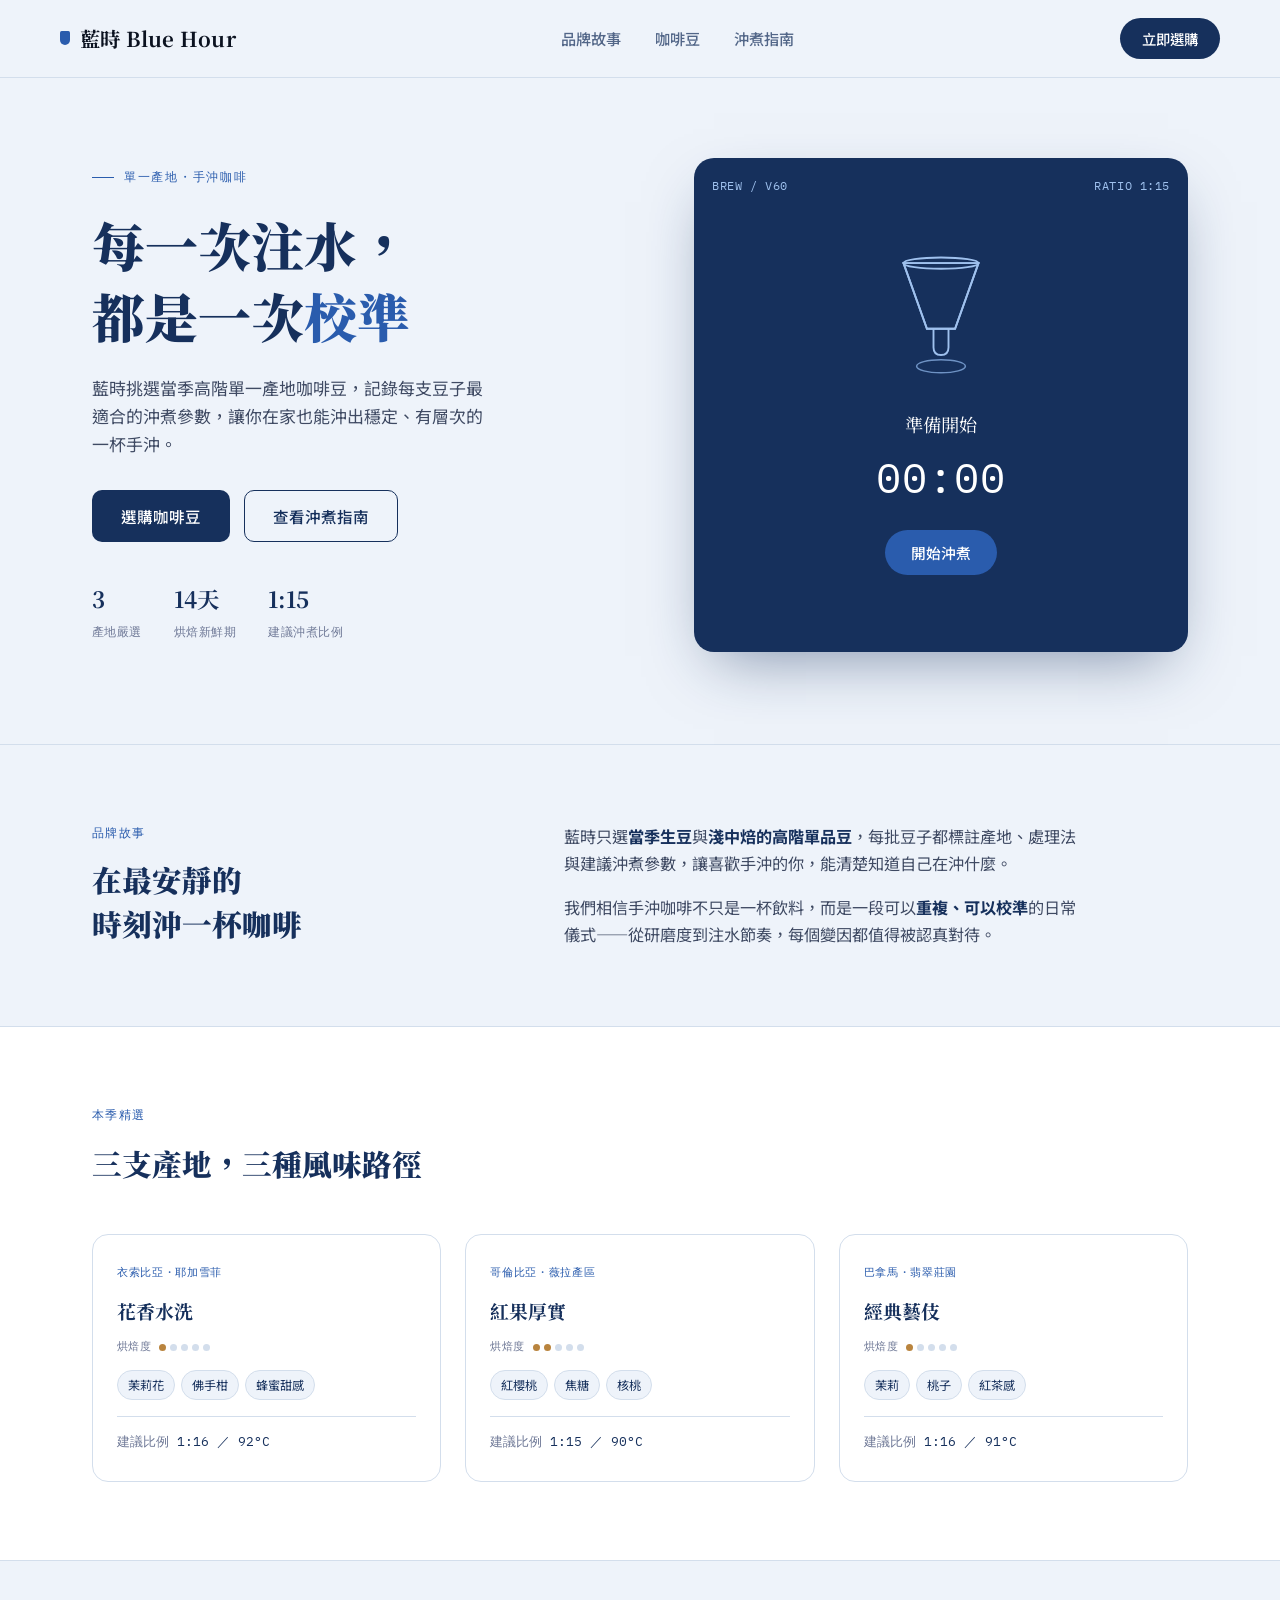
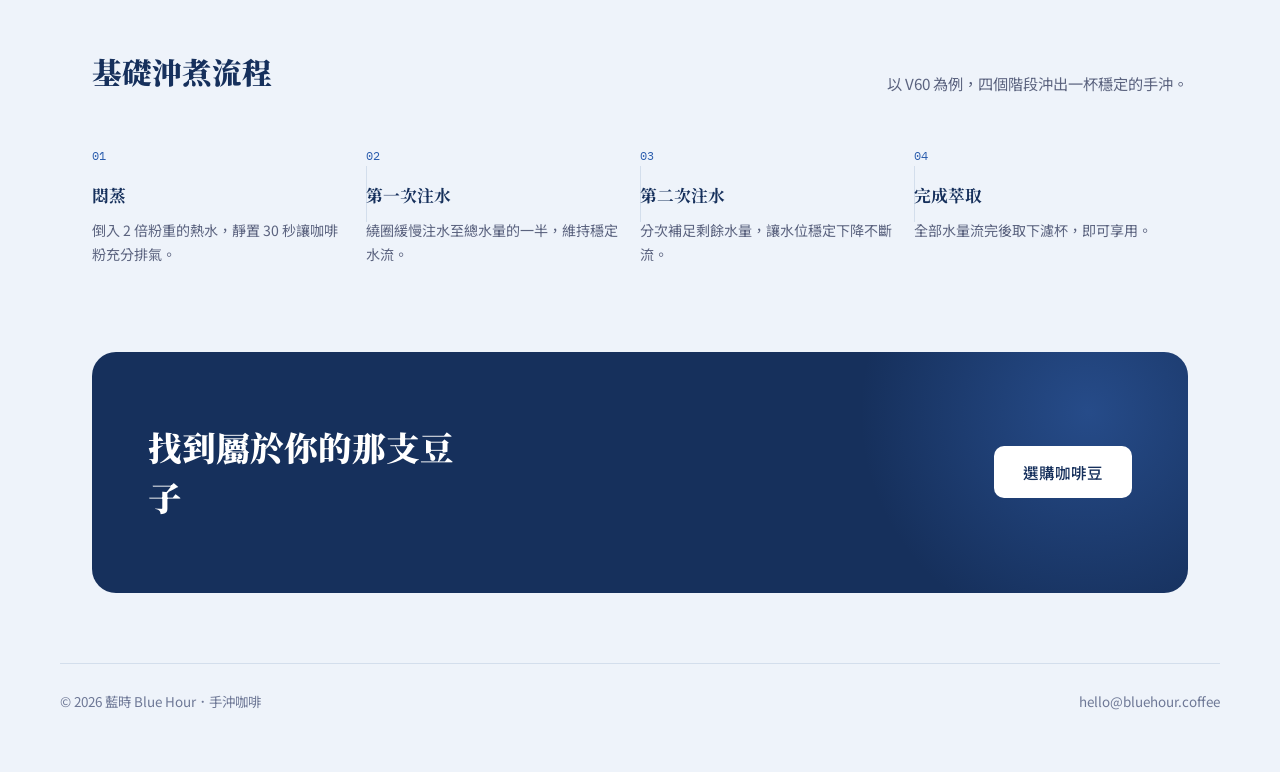
<file: w1/claude.html>
<!DOCTYPE html>
<html lang="zh-Hant">
<head>
<meta charset="UTF-8">
<meta name="viewport" content="width=device-width, initial-scale=1.0">
<title>藍時 Blue Hour｜手沖咖啡</title>
<link rel="preconnect" href="https://fonts.googleapis.com">
<link rel="preconnect" href="https://fonts.gstatic.com" crossorigin>
<link href="https://fonts.googleapis.com/css2?family=Noto+Serif+TC:wght@500;700;900&family=Noto+Sans+TC:wght@400;500;700&family=IBM+Plex+Mono:wght@400;500&display=swap" rel="stylesheet">
<style>
  :root{
    --ink: #0B1220;
    --deep: #16305C;
    --blue: #2A5CAD;
    --blue-bright: #3E74CC;
    --paper: #EEF3FA;
    --mist: #D3DEEC;
    --white: #FFFFFF;
    --roast: #B9843E;

    --display: 'Noto Serif TC', serif;
    --body: 'Noto Sans TC', sans-serif;
    --mono: 'IBM Plex Mono', monospace;
  }

  *{ box-sizing:border-box; margin:0; padding:0; }
  html{ scroll-behavior:smooth; }
  body{
    background: var(--paper);
    color: var(--ink);
    font-family: var(--body);
    line-height:1.65;
    -webkit-font-smoothing:antialiased;
  }
  a{ color:inherit; text-decoration:none; }
  ul{ list-style:none; }
  button{ font-family:inherit; cursor:pointer; }
  :focus-visible{ outline:2px solid var(--blue); outline-offset:3px; border-radius:4px; }

  .wrap{ max-width:1160px; margin:0 auto; padding:0 32px; }

  /* NAV */
  header.site{
    position:sticky; top:0; z-index:50;
    background: rgba(238,243,250,0.88);
    backdrop-filter: blur(10px);
    border-bottom:1px solid var(--mist);
  }
  .nav{ display:flex; align-items:center; justify-content:space-between; padding:18px 0; }
  .logo{ font-family:var(--display); font-weight:700; font-size:1.28rem; letter-spacing:0.02em; display:flex; align-items:center; gap:10px; }
  .logo .mark{ width:10px; height:14px; background:var(--blue); border-radius:2px 2px 6px 6px; }
  .nav-links{ display:flex; gap:34px; font-size:0.95rem; font-weight:500; color:var(--deep); }
  .nav-links a{ opacity:0.72; transition:opacity .15s ease; }
  .nav-links a:hover{ opacity:1; }
  .nav-cta{
    background:var(--deep); color:var(--white);
    padding:10px 22px; border-radius:999px; font-size:0.9rem; font-weight:500;
    border:none; transition:background .15s ease, transform .15s ease;
  }
  .nav-cta:hover{ background:var(--blue); transform:translateY(-1px); }

  /* HERO */
  .hero{ padding:80px 0 92px; }
  .hero-grid{ display:grid; grid-template-columns:1.05fr 0.95fr; gap:56px; align-items:center; }
  .eyebrow{
    font-family:var(--mono); font-size:0.76rem; letter-spacing:0.14em; text-transform:uppercase;
    color:var(--blue); display:flex; align-items:center; gap:10px; margin-bottom:22px;
  }
  .eyebrow::before{ content:""; width:22px; height:1px; background:var(--blue); }
  .hero h1{
    font-family:var(--display); font-weight:900; font-size:clamp(2.1rem,4.2vw,3.3rem);
    line-height:1.35; color:var(--deep); margin-bottom:22px;
  }
  .hero h1 em{ font-style:normal; color:var(--blue); }
  .hero p.lede{ font-size:1.06rem; color:#3F4A63; max-width:44ch; margin-bottom:32px; }
  .hero-actions{ display:flex; gap:14px; flex-wrap:wrap; margin-bottom:38px; }
  .btn-primary, .btn-ghost{
    padding:14px 28px; border-radius:10px; font-size:0.97rem; font-weight:500;
    border:1px solid transparent; transition:all .15s ease; display:inline-flex; align-items:center; gap:8px;
  }
  .btn-primary{ background:var(--deep); color:var(--white); }
  .btn-primary:hover{ background:var(--blue); transform:translateY(-1px); }
  .btn-ghost{ background:transparent; border-color:var(--deep); color:var(--deep); }
  .btn-ghost:hover{ background:var(--deep); color:var(--white); }

  .hero-stats{ display:flex; gap:32px; font-family:var(--mono); }
  .hero-stats div strong{ display:block; font-size:1.4rem; font-family:var(--display); color:var(--deep); }
  .hero-stats div span{ font-size:0.74rem; color:#6E7896; letter-spacing:0.04em; }

  /* SIGNATURE: brew timer */
  .brewer{
    position:relative; background:var(--deep); border-radius:20px;
    aspect-ratio:1/1; overflow:hidden;
    box-shadow:0 24px 60px -20px rgba(22,48,92,0.5);
    display:flex; flex-direction:column; align-items:center; justify-content:center;
    padding: 26px;
  }
  .brewer-hud{
    position:absolute; top:18px; left:18px; right:18px;
    display:flex; justify-content:space-between;
    font-family:var(--mono); font-size:0.72rem; color:#9FC1EE; letter-spacing:0.05em;
  }
  .brewer-stage{
    font-family:var(--display); color:var(--white); font-size:1.15rem;
    margin-top: 6px; margin-bottom: 4px; text-align:center; min-height: 1.6em;
  }
  .brewer-time{
    font-family:var(--mono); font-size:2.6rem; color:var(--white); letter-spacing:0.02em; margin-bottom:18px;
  }
  .dripper-svg{ width:150px; margin-bottom: 18px; }
  .brewer-btn{
    background:var(--blue); color:var(--white); border:none;
    padding:12px 26px; border-radius:999px; font-size:0.92rem; font-weight:500;
    transition:background .15s ease;
  }
  .brewer-btn:hover{ background:var(--blue-bright); }
  .brewer-btn:disabled{ opacity:0.55; cursor:default; }

  /* STORY */
  .story{ padding:78px 0; border-top:1px solid var(--mist); }
  .story-grid{ display:grid; grid-template-columns:0.8fr 1.2fr; gap:56px; }
  .section-label{
    font-family:var(--mono); font-size:0.76rem; letter-spacing:0.12em; text-transform:uppercase;
    color:var(--blue); margin-bottom:14px;
  }
  .story h2{ font-family:var(--display); font-weight:900; font-size:1.85rem; color:var(--deep); line-height:1.5; }
  .story-body p{ font-size:1.01rem; color:#3F4A63; margin-bottom:18px; max-width:58ch; }
  .story-body p:last-child{ margin-bottom:0; }
  .story-body strong{ color:var(--deep); }

  /* BEANS */
  .beans{ padding:78px 0; background:var(--white); border-top:1px solid var(--mist); border-bottom:1px solid var(--mist); }
  .beans-head{ max-width:640px; margin-bottom:46px; }
  .beans-head h2{ font-family:var(--display); font-weight:900; font-size:1.85rem; color:var(--deep); margin-top:10px; }
  .bean-cards{ display:grid; grid-template-columns:repeat(3,1fr); gap:24px; }
  .b-card{
    border:1px solid var(--mist); border-radius:16px; padding:28px 24px;
    transition:border-color .15s ease, transform .15s ease;
  }
  .b-card:hover{ border-color:var(--blue-bright); transform:translateY(-3px); }
  .b-card .origin{ font-family:var(--mono); font-size:0.7rem; color:var(--blue); letter-spacing:0.06em; margin-bottom:14px; }
  .b-card h3{ font-family:var(--display); font-weight:700; font-size:1.18rem; color:var(--deep); margin-bottom:12px; }
  .roast-bar{ display:flex; align-items:center; gap:8px; margin-bottom:14px; }
  .roast-bar .label{ font-family:var(--mono); font-size:0.68rem; color:#6E7896; letter-spacing:0.04em; }
  .roast-dots{ display:flex; gap:4px; }
  .roast-dots span{ width:7px; height:7px; border-radius:50%; background:var(--mist); }
  .roast-dots span.on{ background:var(--roast); }
  .flavor-tags{ display:flex; flex-wrap:wrap; gap:6px; margin-bottom:16px; }
  .flavor-tags span{
    font-size:0.76rem; padding:4px 10px; border-radius:999px;
    background:var(--paper); color:var(--deep); border:1px solid var(--mist);
  }
  .b-card .ratio{ font-family:var(--mono); font-size:0.82rem; color:var(--deep); border-top:1px solid var(--mist); padding-top:14px; }
  .b-card .ratio span{ color:#6E7896; }

  /* GUIDE */
  .guide{ padding:86px 0; }
  .guide-head{ display:flex; justify-content:space-between; align-items:flex-end; margin-bottom:50px; gap:24px; flex-wrap:wrap; }
  .guide-head h2{ font-family:var(--display); font-weight:900; font-size:1.85rem; color:var(--deep); }
  .guide-head p{ max-width:38ch; color:#5B637F; font-size:0.95rem; }
  .steps{ display:grid; grid-template-columns:repeat(4,1fr); position:relative; }
  .step{ position:relative; padding:0 22px 0 0; }
  .step:not(:last-child)::after{
    content:""; position:absolute; top:20px; right:-1px; width:1px; height:56px; background:var(--mist);
  }
  .step .num{ font-family:var(--mono); font-size:0.76rem; color:var(--blue); margin-bottom:16px; display:block; }
  .step h3{ font-family:var(--display); font-weight:700; font-size:1.05rem; color:var(--deep); margin-bottom:10px; }
  .step p{ font-size:0.88rem; color:#5B637F; }

  /* CTA */
  .cta{
    background:var(--deep); color:var(--white); border-radius:24px; margin:0 32px 32px;
    padding:70px 56px; position:relative; overflow:hidden;
  }
  .cta::before{
    content:""; position:absolute; width:460px; height:460px;
    background:radial-gradient(circle, rgba(62,116,204,0.4), transparent 70%);
    top:-170px; right:-130px; border-radius:50%;
  }
  .cta-inner{ position:relative; z-index:2; display:flex; justify-content:space-between; align-items:center; gap:40px; flex-wrap:wrap; }
  .cta h2{ font-family:var(--display); font-weight:900; font-size:clamp(1.5rem,2.8vw,2.1rem); max-width:16ch; line-height:1.5; }
  .cta .btn-primary{ background:var(--white); color:var(--deep); white-space:nowrap; }
  .cta .btn-primary:hover{ background:var(--paper); }

  footer.site{ padding:38px 32px 60px; }
  .footer-grid{
    max-width:1160px; margin:0 auto; display:flex; justify-content:space-between; align-items:center;
    flex-wrap:wrap; gap:16px; font-size:0.84rem; color:#6E7896; border-top:1px solid var(--mist); padding-top:26px;
  }

  @media (prefers-reduced-motion:reduce){ *{ animation-duration:0.001ms !important; transition-duration:0.001ms !important; } }

  @media (max-width:880px){
    .hero-grid{ grid-template-columns:1fr; }
    .brewer{ order:-1; max-width:400px; margin:0 auto 8px; }
    .story-grid{ grid-template-columns:1fr; gap:28px; }
    .bean-cards{ grid-template-columns:1fr; }
    .steps{ grid-template-columns:1fr 1fr; row-gap:32px; }
    .step:nth-child(2)::after{ display:none; }
    .nav-links{ display:none; }
    .cta{ margin:0 16px 16px; padding:46px 28px; }
    .cta-inner{ flex-direction:column; align-items:flex-start; }
  }
  @media (max-width:520px){
    .wrap{ padding:0 20px; }
    .steps{ grid-template-columns:1fr; }
    .step:not(:last-child)::after{ display:none; }
    .hero-stats{ gap:20px; }
  }
</style>
</head>
<body>

<header class="site">
  <nav class="wrap nav">
    <div class="logo"><span class="mark"></span>藍時 Blue Hour</div>
    <ul class="nav-links">
      <li><a href="#story">品牌故事</a></li>
      <li><a href="#beans">咖啡豆</a></li>
      <li><a href="#guide">沖煮指南</a></li>
    </ul>
    <button class="nav-cta">立即選購</button>
  </nav>
</header>

<section class="hero">
  <div class="wrap hero-grid">
    <div>
      <div class="eyebrow">單一產地・手沖咖啡</div>
      <h1>每一次注水，<br>都是一次<em>校準</em></h1>
      <p class="lede">藍時挑選當季高階單一產地咖啡豆，記錄每支豆子最適合的沖煮參數，讓你在家也能沖出穩定、有層次的一杯手沖。</p>
      <div class="hero-actions">
        <button class="btn-primary">選購咖啡豆</button>
        <button class="btn-ghost">查看沖煮指南</button>
      </div>
      <div class="hero-stats">
        <div><strong>3</strong><span>產地嚴選</span></div>
        <div><strong>14天</strong><span>烘焙新鮮期</span></div>
        <div><strong>1:15</strong><span>建議沖煮比例</span></div>
      </div>
    </div>

    <div class="brewer">
      <div class="brewer-hud">
        <span>BREW / V60</span>
        <span id="ratioTag">RATIO 1:15</span>
      </div>
      <svg class="dripper-svg" id="dripperSvg" viewBox="0 0 160 160" xmlns="http://www.w3.org/2000/svg">
        <path d="M40 30 L120 30 L95 100 L65 100 Z" fill="none" stroke="#9FC1EE" stroke-width="2"/>
        <rect id="waterLevel" x="65" y="98" width="30" height="0" fill="#3E74CC" opacity="0.85"/>
        <path d="M40 30 L120 30 L95 100 L65 100 Z" fill="none" stroke="#9FC1EE" stroke-width="2"/>
        <ellipse cx="80" cy="30" rx="40" ry="6" fill="none" stroke="#9FC1EE" stroke-width="2"/>
        <path d="M72 100 L72 120 Q72 128 80 128 Q88 128 88 120 L88 100" fill="none" stroke="#9FC1EE" stroke-width="2"/>
        <ellipse cx="80" cy="140" rx="26" ry="7" fill="none" stroke="#6E92C4" stroke-width="1.6"/>
        <line id="pourLine" x1="80" y1="8" x2="80" y2="30" stroke="#3E74CC" stroke-width="3" opacity="0"/>
      </svg>
      <div class="brewer-stage" id="stageLabel">準備開始</div>
      <div class="brewer-time" id="timeLabel">00:00</div>
      <button class="brewer-btn" id="brewBtn">開始沖煮</button>
    </div>
  </div>
</section>

<section class="story" id="story">
  <div class="wrap story-grid">
    <div>
      <div class="section-label">品牌故事</div>
      <h2>在最安靜的<br>時刻沖一杯咖啡</h2>
    </div>
    <div class="story-body">
      <p>藍時只選<strong>當季生豆</strong>與<strong>淺中焙的高階單品豆</strong>，每批豆子都標註產地、處理法與建議沖煮參數，讓喜歡手沖的你，能清楚知道自己在沖什麼。</p>
      <p>我們相信手沖咖啡不只是一杯飲料，而是一段可以<strong>重複、可以校準</strong>的日常儀式——從研磨度到注水節奏，每個變因都值得被認真對待。</p>
    </div>
  </div>
</section>

<section class="beans" id="beans">
  <div class="wrap">
    <div class="beans-head">
      <div class="section-label">本季精選</div>
      <h2>三支產地，三種風味路徑</h2>
    </div>
    <div class="bean-cards">
      <div class="b-card">
        <div class="origin">衣索比亞・耶加雪菲</div>
        <h3>花香水洗</h3>
        <div class="roast-bar">
          <span class="label">烘焙度</span>
          <div class="roast-dots"><span class="on"></span><span></span><span></span><span></span><span></span></div>
        </div>
        <div class="flavor-tags"><span>茉莉花</span><span>佛手柑</span><span>蜂蜜甜感</span></div>
        <div class="ratio"><span>建議比例</span> 1:16 ／ 92°C</div>
      </div>
      <div class="b-card">
        <div class="origin">哥倫比亞・薇拉產區</div>
        <h3>紅果厚實</h3>
        <div class="roast-bar">
          <span class="label">烘焙度</span>
          <div class="roast-dots"><span class="on"></span><span class="on"></span><span></span><span></span><span></span></div>
        </div>
        <div class="flavor-tags"><span>紅櫻桃</span><span>焦糖</span><span>核桃</span></div>
        <div class="ratio"><span>建議比例</span> 1:15 ／ 90°C</div>
      </div>
      <div class="b-card">
        <div class="origin">巴拿馬・翡翠莊園</div>
        <h3>經典藝伎</h3>
        <div class="roast-bar">
          <span class="label">烘焙度</span>
          <div class="roast-dots"><span class="on"></span><span></span><span></span><span></span><span></span></div>
        </div>
        <div class="flavor-tags"><span>茉莉</span><span>桃子</span><span>紅茶感</span></div>
        <div class="ratio"><span>建議比例</span> 1:16 ／ 91°C</div>
      </div>
    </div>
  </div>
</section>

<section class="guide" id="guide">
  <div class="wrap">
    <div class="guide-head">
      <h2>基礎沖煮流程</h2>
      <p>以 V60 為例，四個階段沖出一杯穩定的手沖。</p>
    </div>
    <div class="steps">
      <div class="step">
        <span class="num">01</span>
        <h3>悶蒸</h3>
        <p>倒入 2 倍粉重的熱水，靜置 30 秒讓咖啡粉充分排氣。</p>
      </div>
      <div class="step">
        <span class="num">02</span>
        <h3>第一次注水</h3>
        <p>繞圈緩慢注水至總水量的一半，維持穩定水流。</p>
      </div>
      <div class="step">
        <span class="num">03</span>
        <h3>第二次注水</h3>
        <p>分次補足剩餘水量，讓水位穩定下降不斷流。</p>
      </div>
      <div class="step">
        <span class="num">04</span>
        <h3>完成萃取</h3>
        <p>全部水量流完後取下濾杯，即可享用。</p>
      </div>
    </div>
  </div>
</section>

<div class="wrap" style="padding:0;">
  <div class="cta">
    <div class="cta-inner">
      <h2>找到屬於你的那支豆子</h2>
      <button class="btn-primary">選購咖啡豆</button>
    </div>
  </div>
</div>

<footer class="site">
  <div class="footer-grid">
    <div>© 2026 藍時 Blue Hour．手沖咖啡</div>
    <div>hello@bluehour.coffee</div>
  </div>
</footer>

<script>
  (function(){
    const btn = document.getElementById('brewBtn');
    const stageLabel = document.getElementById('stageLabel');
    const timeLabel = document.getElementById('timeLabel');
    const waterLevel = document.getElementById('waterLevel');
    const pourLine = document.getElementById('pourLine');

    const stages = [
      { name:'悶蒸中', dur:30, water:8 },
      { name:'第一次注水', dur:60, water:38 },
      { name:'第二次注水', dur:60, water:75 },
      { name:'萃取完成', dur:0, water:75 }
    ];

    let running = false;
    let stageIndex = 0;
    let elapsed = 0;
    let totalElapsed = 0;
    let timer = null;

    function fmt(s){
      const m = Math.floor(s/60).toString().padStart(2,'0');
      const sec = Math.floor(s%60).toString().padStart(2,'0');
      return m+':'+sec;
    }

    function tick(){
      totalElapsed += 1;
      elapsed += 1;
      timeLabel.textContent = fmt(totalElapsed);

      const stage = stages[stageIndex];
      const progress = stage.dur ? Math.min(elapsed/stage.dur, 1) : 1;
      const prevWater = stageIndex === 0 ? 0 : stages[stageIndex-1].water;
      const currentWater = prevWater + (stage.water - prevWater) * progress;
      waterLevel.setAttribute('y', 98 - currentWater*0.55);
      waterLevel.setAttribute('height', currentWater*0.55);

      pourLine.style.opacity = (stageIndex === 1 || stageIndex === 2) ? '0.9' : '0';

      if(stage.dur && elapsed >= stage.dur){
        stageIndex += 1;
        elapsed = 0;
        if(stageIndex >= stages.length - 1){
          stageLabel.textContent = stages[stages.length-1].name;
          pourLine.style.opacity = '0';
          clearInterval(timer);
          running = false;
          btn.disabled = false;
          btn.textContent = '再沖一次';
          return;
        }
        stageLabel.textContent = stages[stageIndex].name;
      }
    }

    btn.addEventListener('click', () => {
      if(running) return;
      running = true;
      stageIndex = 0;
      elapsed = 0;
      totalElapsed = 0;
      waterLevel.setAttribute('y', 98);
      waterLevel.setAttribute('height', 0);
      stageLabel.textContent = stages[0].name;
      timeLabel.textContent = '00:00';
      btn.disabled = true;
      btn.textContent = '沖煮中…';
      timer = setInterval(tick, 1000);
    });
  })();
</script>

</body>
</html>
</file>
<file: pages/assets/css/site.css>
:root {
  color-scheme: light;
  --forest: #20313f;
  --forest-deep: #111c28;
  --moss: #526e50;
  --leaf: #a9b18a;
  --cream: #f0ede3;
  --paper: #faf8f1;
  --oat: #d3c49e;
  --clay: #9c6245;
  --ink: #26342b;
  --muted: #69756b;
  --line: #d6d9cd;
  --serif: "Noto Serif TC", "Songti TC", serif;
  --sans: "Noto Sans TC", "Microsoft JhengHei", sans-serif;
  --mono: "DM Mono", monospace;
}

* { box-sizing: border-box; }
html { scroll-behavior: smooth; }
body { margin: 0; color: var(--ink); background: var(--paper); font-family: var(--sans); line-height: 1.75; -webkit-font-smoothing: antialiased; }
a { color: inherit; text-decoration: none; }
button { font: inherit; }
img { display: block; max-width: 100%; }
.container { width: min(1120px, calc(100% - 52px)); margin-inline: auto; }
.skip-link { position: fixed; z-index: 20; top: 10px; left: 10px; padding: 9px 14px; color: white; background: var(--forest-deep); transform: translateY(-160%); }
.skip-link:focus { transform: translateY(0); }
:focus-visible { outline: 3px solid #b5814e; outline-offset: 4px; }
.eyebrow { margin: 0 0 17px; color: var(--moss); font: 500 10px/1.5 var(--mono); letter-spacing: .14em; }
.body-copy { max-width: 54ch; color: var(--muted); font-size: 14px; }
.section-title { margin: 0; font: 700 clamp(29px, 3.5vw, 43px)/1.45 var(--serif); }
.section-title em { color: var(--moss); font-style: normal; }
.section-pad { padding-block: 100px; }

.site-header { position: sticky; z-index: 10; top: 0; color: #f8f6ee; background: rgba(17, 28, 40, .97); border-bottom: 1px solid rgba(255,255,255,.1); }
.nav-wrap { display: flex; min-height: 76px; align-items: center; justify-content: space-between; }
.brand { display: inline-flex; align-items: center; gap: 11px; }
.brand-mark { display: grid; width: 36px; aspect-ratio: 1; place-items: center; border: 1px solid var(--oat); color: var(--oat); font: 700 16px/1 var(--serif); }
.brand-name { font: 700 17px/1.2 var(--serif); letter-spacing: .08em; }
.brand-name small { display: block; margin-top: 5px; color: #b6c1ac; font: 400 8px/1 var(--mono); letter-spacing: .14em; }
.site-nav { display: flex; align-items: center; gap: 34px; font-size: 13px; }
.site-nav a { position: relative; padding-block: 9px; color: rgba(248,246,238,.75); transition: color .2s ease; }
.site-nav a:hover, .site-nav a[aria-current="page"] { color: white; }
.site-nav a[aria-current="page"]::after { position: absolute; right: 0; bottom: 0; left: 0; height: 1px; background: var(--oat); content: ""; }
.menu-toggle { display: none; width: 44px; height: 44px; align-items: center; justify-content: center; flex-direction: column; gap: 6px; border: 1px solid rgba(255,255,255,.27); color: white; background: transparent; }
.menu-toggle span { width: 18px; height: 1px; background: currentColor; transition: transform .2s ease; }
.menu-toggle[aria-expanded="true"] span:first-child { transform: translateY(3.5px) rotate(45deg); }
.menu-toggle[aria-expanded="true"] span:last-child { transform: translateY(-3.5px) rotate(-45deg); }

.hero { position: relative; overflow: hidden; color: #f8f6ee; background: var(--forest-deep); }
.hero::before { position: absolute; inset: 0; background: radial-gradient(ellipse at 82% 28%, rgba(255,255,255,.13), transparent 34%), linear-gradient(110deg, transparent 47%, rgba(75,119,174,.2) 76%, rgba(0,0,0,.2)); content: ""; pointer-events: none; }
.hero-grid { position: relative; display: grid; min-height: 630px; grid-template-columns: 1fr 1fr; align-items: center; gap: 54px; padding-block: 68px; }
.hero-copy { position: relative; z-index: 1; padding-block: 15px; }
.hero .eyebrow, .closing-band .eyebrow { color: #c4cfaa; }
.hero h1 { margin: 0; font: 700 clamp(43px, 5vw, 66px)/1.34 var(--serif); }
.hero h1 em { color: #d6c49c; font-style: normal; }
.hero-lede { margin: 21px 0 29px; color: rgba(248,246,238,.73); font-size: 15px; }
.hero-actions { display: flex; align-items: center; flex-wrap: wrap; gap: 24px; }
.button { display: inline-flex; min-height: 48px; align-items: center; justify-content: center; gap: 12px; padding: 11px 19px; border: 1px solid transparent; font-size: 13px; font-weight: 700; transition: background .2s ease, color .2s ease, transform .2s ease; }
.button:hover { transform: translateY(-2px); }
.button-primary { color: var(--forest-deep); background: var(--oat); }
.button-primary:hover { background: #e4d7b6; }
.button-light { border-color: rgba(255,255,255,.55); color: white; }
.button-light:hover { color: var(--forest-deep); background: white; }
.text-link { display: inline-flex; align-items: center; gap: 11px; color: #f8f6ee; font-size: 13px; font-weight: 600; }
.text-link span { font-size: 18px; transition: transform .2s ease; }
.text-link:hover span { transform: translateX(4px); }
.hero-image { position: relative; margin: 0; padding: 17px 17px 0 0; }
.hero-image::before { position: absolute; z-index: 0; top: 0; right: 0; width: 75%; height: 75%; border-top: 1px solid rgba(255,255,255,.58); border-right: 1px solid rgba(91,139,194,.62); content: ""; }
.hero-image img { position: relative; width: 100%; aspect-ratio: 1.22; object-fit: cover; }
.hero-image figcaption { display: flex; justify-content: space-between; gap: 16px; padding-top: 14px; color: rgba(248,246,238,.62); font: 400 9px/1.5 var(--mono); letter-spacing: .08em; }
.hero-index { position: absolute; right: 22px; bottom: 20px; color: rgba(248,246,238,.3); font: 400 8px/1 var(--mono); letter-spacing: .2em; writing-mode: vertical-rl; }

.intro { background: var(--cream); }
.intro-grid { display: grid; grid-template-columns: .7fr 1.3fr; gap: 60px; }
.intro-grid > .eyebrow { padding-top: 13px; }
.intro .body-copy { max-width: 58ch; margin: 19px 0 22px; }
.dark-link { color: var(--forest); }
.qualities { background: var(--paper); }
.section-heading { display: flex; align-items: end; justify-content: space-between; gap: 35px; margin-bottom: 42px; }
.section-heading .body-copy { max-width: 33ch; margin: 0 0 5px; }
.quality-grid { display: grid; grid-template-columns: repeat(3, 1fr); border-top: 1px solid var(--line); border-bottom: 1px solid var(--line); }
.quality-item { min-height: 226px; padding: 25px 27px 28px 0; }
.quality-item + .quality-item { padding-left: 27px; border-left: 1px solid var(--line); }
.quality-number { color: var(--clay); font: 500 11px/1 var(--mono); }
.quality-item h3 { margin: 30px 0 8px; font: 700 21px/1.4 var(--serif); }
.quality-item p { max-width: 29ch; margin: 0; color: var(--muted); font-size: 13px; }
.closing-band { color: white; background: linear-gradient(110deg, var(--forest-deep), #30465b); }
.closing-inner { display: flex; min-height: 270px; align-items: center; justify-content: space-between; gap: 30px; padding-block: 50px; }
.closing-inner .eyebrow { margin-bottom: 8px; }
.closing-inner h2 { margin: 0; font: 600 clamp(25px, 3vw, 36px)/1.45 var(--serif); }

.page-hero { position: relative; overflow: hidden; color: white; background: var(--forest-deep); }
.page-hero::after { position: absolute; top: -150px; right: -80px; width: 390px; height: 390px; border: 1px solid rgba(255,255,255,.25); border-radius: 50%; box-shadow: 0 0 0 48px rgba(91,139,194,.09), 0 0 0 105px rgba(0,0,0,.12); content: ""; }
.page-hero-inner { position: relative; z-index: 1; min-height: 315px; display: flex; align-items: flex-start; justify-content: center; flex-direction: column; padding-block: 60px; }
.page-hero .eyebrow { margin-bottom: 12px; color: #c4cfaa; }
.page-hero h1 { margin: 0; font: 700 clamp(42px, 6vw, 63px)/1.35 var(--serif); }
.page-hero-inner > p:last-child { margin: 14px 0 0; color: rgba(255,255,255,.69); font-size: 14px; }
.story-section { background: var(--paper); }
.story-grid { display: grid; grid-template-columns: 1fr .95fr; align-items: center; gap: clamp(45px, 8vw, 100px); }
.story-copy .body-copy { margin: 18px 0 0; }
.story-image { margin: 0; }
.story-image img { width: 100%; aspect-ratio: 1.07; object-fit: cover; }
.story-image figcaption { padding-top: 10px; color: var(--muted); font-size: 11px; }
.values-section { background: var(--cream); }
.mobile-break { display: none; }
.values-grid, .team-grid { display: grid; grid-template-columns: repeat(3, 1fr); gap: 14px; }
.value-card, .team-card { min-height: 220px; padding: 24px 24px 28px; border: 1px solid #d5d5c9; background: rgba(250,248,241,.58); }
.value-card > span, .team-card > span { color: var(--moss); font: 500 9px/1 var(--mono); letter-spacing: .12em; }
.value-card h3, .team-card h3 { margin: 31px 0 9px; font: 700 20px/1.4 var(--serif); }
.value-card p, .team-card p { margin: 0; color: var(--muted); font-size: 13px; }
.team-section { background: var(--paper); }
.about-cta { color: white; background: var(--forest); }
.about-cta-inner { display: flex; min-height: 250px; align-items: center; justify-content: space-between; gap: 30px; padding-block: 45px; }
.about-cta .eyebrow { margin-bottom: 10px; color: #c4cfaa; }
.about-cta h2 { margin: 0; font: 600 30px/1.45 var(--serif); }
.about-cta p:last-child { margin: 7px 0 0; color: rgba(255,255,255,.66); font-size: 13px; }

.contact-hero::after { border-radius: 0; transform: rotate(45deg); }
.contact-section { background: var(--paper); }
.contact-layout { display: grid; grid-template-columns: .9fr 1.1fr; gap: clamp(45px, 8vw, 100px); }
.contact-intro .body-copy { margin: 18px 0 0; }
.contact-note { display: flex; align-items: flex-start; gap: 12px; margin-top: 25px; padding: 15px 16px; border-left: 2px solid var(--clay); background: var(--cream); }
.contact-note > span { color: var(--clay); }
.contact-note p { margin: 0; color: #59645b; font-size: 12px; }
.contact-details { margin: 0; border-top: 1px solid var(--line); }
.contact-detail { display: grid; grid-template-columns: 1fr 1fr; gap: 18px; align-items: center; min-height: 87px; border-bottom: 1px solid var(--line); }
.contact-detail dt { font: 600 15px/1.4 var(--serif); }
.contact-detail dt span { display: block; margin-top: 6px; color: var(--moss); font: 400 8px/1 var(--mono); letter-spacing: .12em; }
.contact-detail dd { margin: 0; color: var(--muted); font-size: 13px; }
.contact-bottom { background: var(--cream); }
.contact-bottom-inner { display: flex; min-height: 112px; align-items: center; justify-content: space-between; gap: 20px; }
.contact-bottom-inner p { margin: 0; font: 600 16px/1.5 var(--serif); }
.contact-bottom .text-link { color: var(--forest); }

.site-footer { color: rgba(248,246,238,.72); background: var(--forest-deep); }
.footer-main { display: flex; min-height: 168px; align-items: center; justify-content: space-between; gap: 35px; padding-block: 35px; }
.footer-brand { color: white; }
.footer-tagline { margin: 12px 0 0 47px; color: rgba(248,246,238,.58); font-size: 11px; }
.footer-nav { display: flex; flex-wrap: wrap; gap: 27px; font-size: 12px; }
.footer-nav a { color: rgba(248,246,238,.68); }
.footer-nav a:hover, .footer-nav a[aria-current="page"] { color: white; }
.footer-bottom { display: flex; min-height: 51px; align-items: center; justify-content: space-between; gap: 20px; border-top: 1px solid rgba(255,255,255,.13); color: rgba(248,246,238,.42); font: 400 9px/1.5 var(--mono); letter-spacing: .04em; }

@media (max-width: 760px) {
  .container { width: min(100% - 38px, 1120px); }
  .nav-wrap { min-height: 68px; }
  .menu-toggle { display: flex; }
  .site-nav { position: absolute; top: 68px; right: 0; left: 0; display: none; align-items: stretch; flex-direction: column; gap: 0; padding: 7px 19px 15px; border-bottom: 1px solid rgba(255,255,255,.13); background: var(--forest-deep); }
  .site-nav.is-open { display: flex; }
  .site-nav a { padding: 13px 0; border-bottom: 1px solid rgba(255,255,255,.1); }
  .site-nav a:last-child { border-bottom: 0; }
  .site-nav a[aria-current="page"]::after { right: auto; width: 27px; }
  .hero-grid { min-height: 0; grid-template-columns: 1fr; gap: 38px; padding-block: 70px 58px; }
  .hero h1 { font-size: clamp(43px, 9vw, 58px); }
  .hero-image { width: min(100%, 550px); margin-left: auto; }
  .hero-index { right: 10px; bottom: 12px; }
  .section-pad { padding-block: 75px; }
  .intro-grid { grid-template-columns: 1fr; gap: 14px; }
  .intro-grid > .eyebrow { padding: 0; }
  .section-heading { align-items: flex-start; flex-direction: column; gap: 12px; margin-bottom: 30px; }
  .quality-item { min-height: 206px; padding-right: 18px; }
  .quality-item + .quality-item { padding-left: 18px; }
  .page-hero-inner { min-height: 270px; }
  .story-grid, .contact-layout { grid-template-columns: 1fr; gap: 38px; }
  .story-image { width: min(100%, 590px); }
  .about-cta-inner { align-items: flex-start; flex-direction: column; justify-content: center; }
  .footer-main { align-items: flex-start; flex-direction: column; justify-content: center; gap: 25px; padding-block: 34px; }
}

@media (max-width: 520px) {
  .container { width: calc(100% - 34px); }
  .hero-grid { padding-top: 56px; }
  .hero-lede { font-size: 14px; }
  .hero-image figcaption { flex-direction: column; gap: 3px; }
  .quality-grid { grid-template-columns: 1fr; }
  .quality-item, .quality-item + .quality-item { min-height: 0; padding: 21px 0; border-left: 0; }
  .quality-item h3 { margin: 13px 0 5px; }
  .closing-inner { align-items: flex-start; flex-direction: column; justify-content: center; }
  .values-grid, .team-grid { grid-template-columns: 1fr; }
  .value-card, .team-card { min-height: 0; padding: 21px; }
  .value-card h3, .team-card h3 { margin: 18px 0 7px; }
  .mobile-break { display: initial; }
  .contact-detail { grid-template-columns: .9fr 1.1fr; min-height: 78px; }
  .contact-bottom-inner { align-items: flex-start; flex-direction: column; justify-content: center; padding-block: 25px; }
  .footer-nav { gap: 18px; }
  .footer-bottom { align-items: flex-start; flex-direction: column; justify-content: center; gap: 2px; padding-block: 11px; }
}

@media (prefers-reduced-motion: reduce) {
  *, *::before, *::after { scroll-behavior: auto !important; transition-duration: .01ms !important; animation-duration: .01ms !important; }
}
</file>
